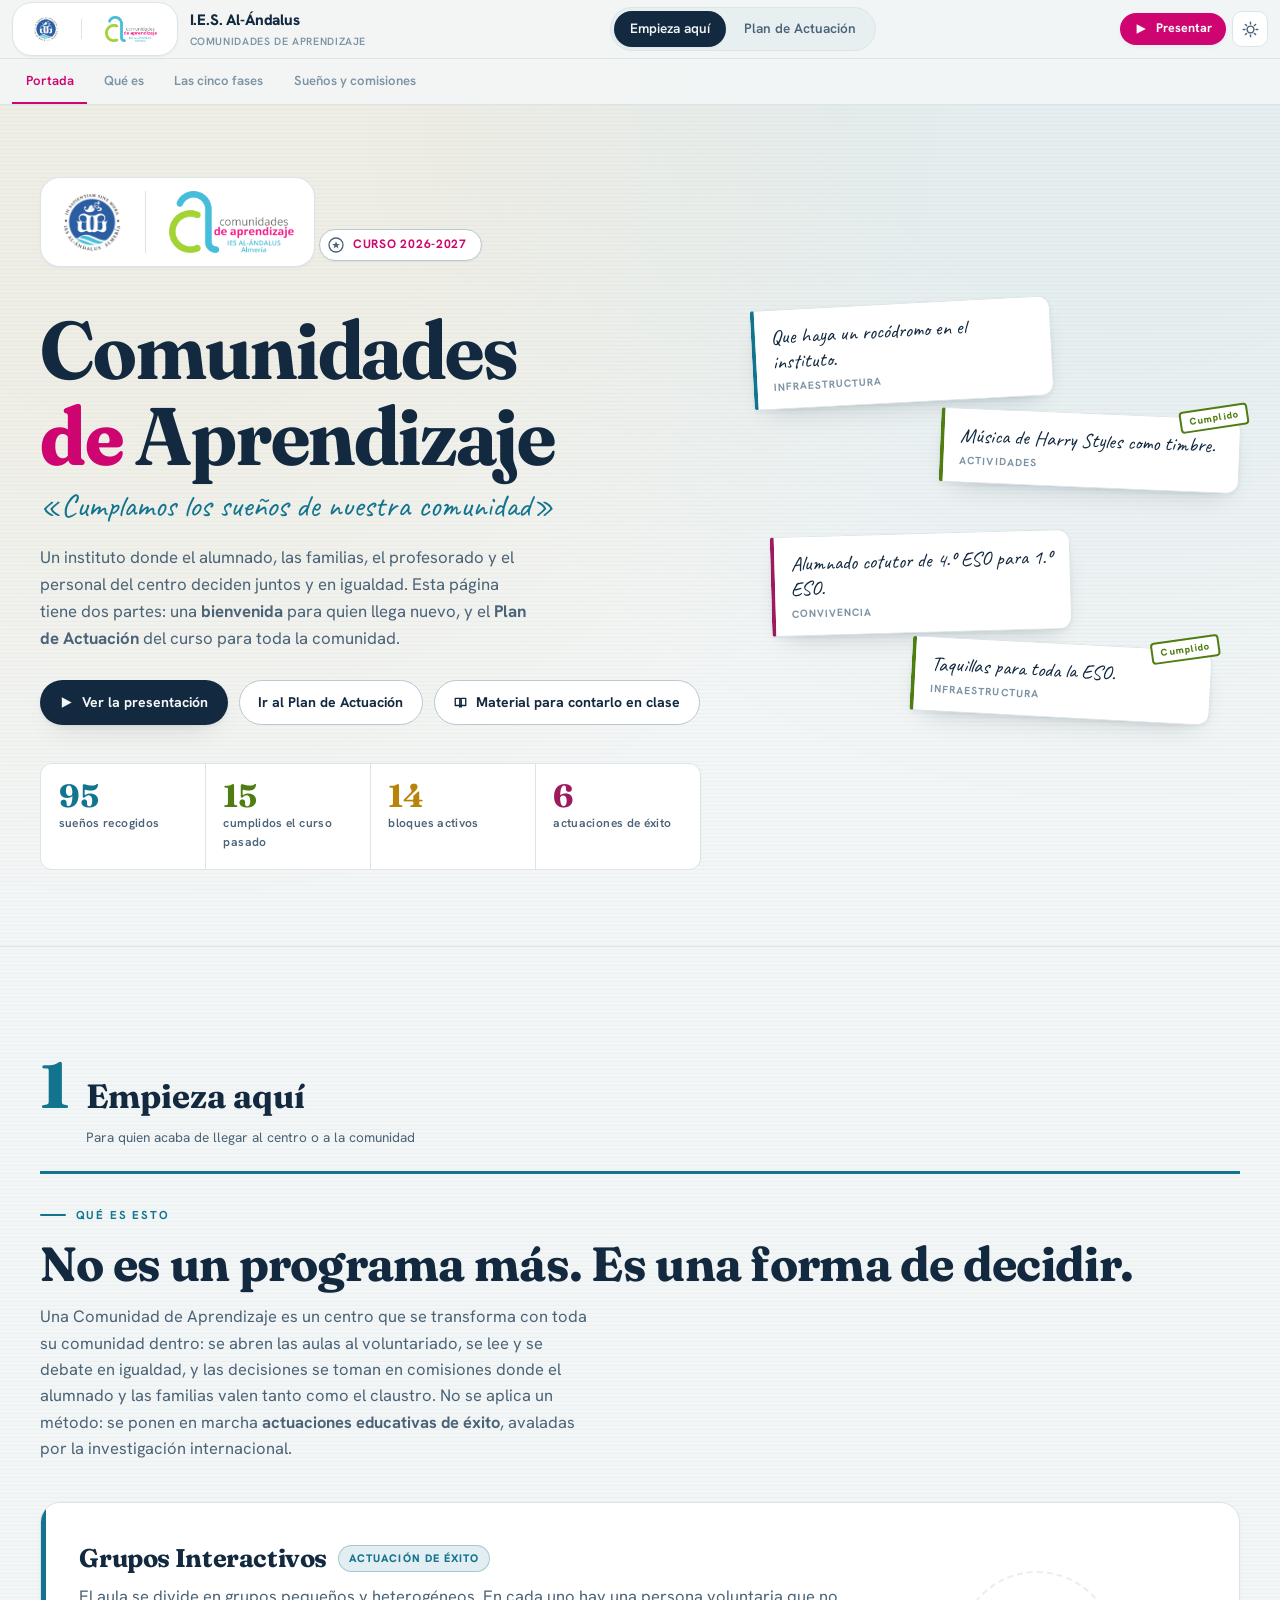
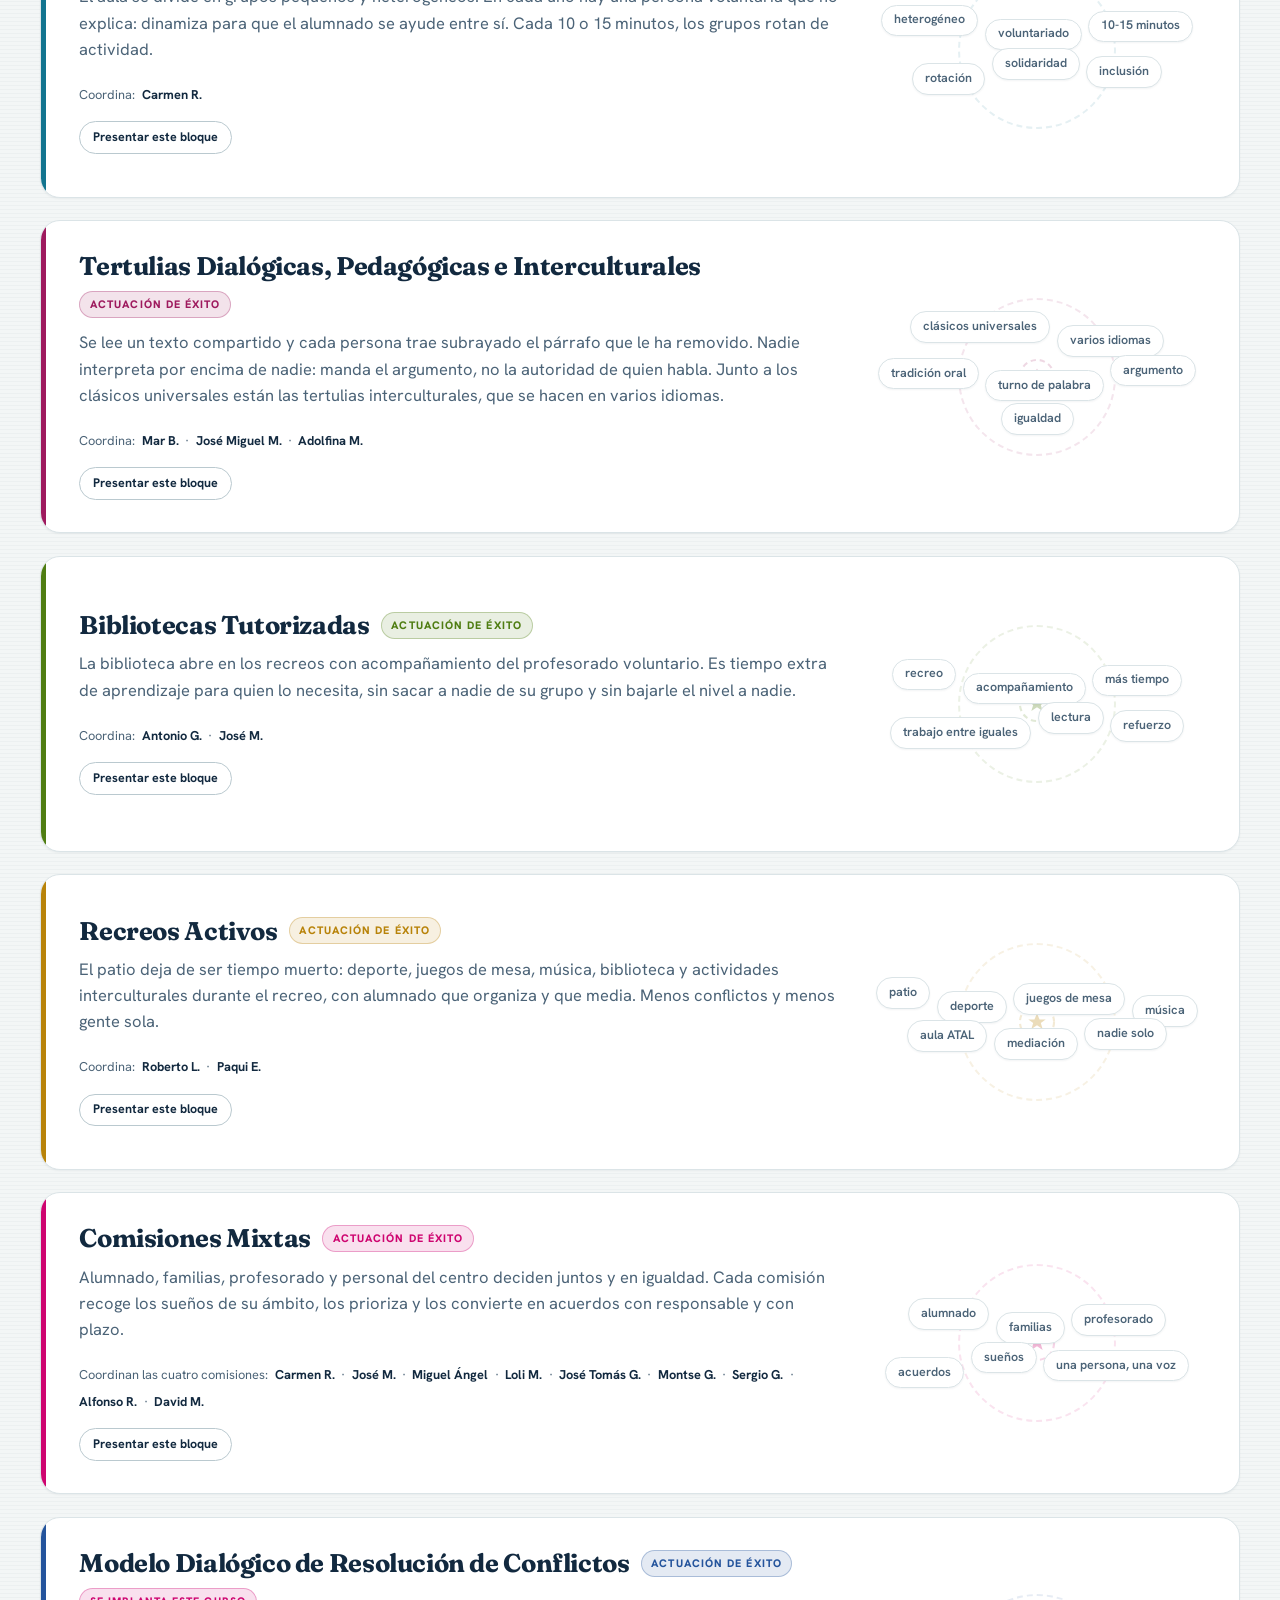
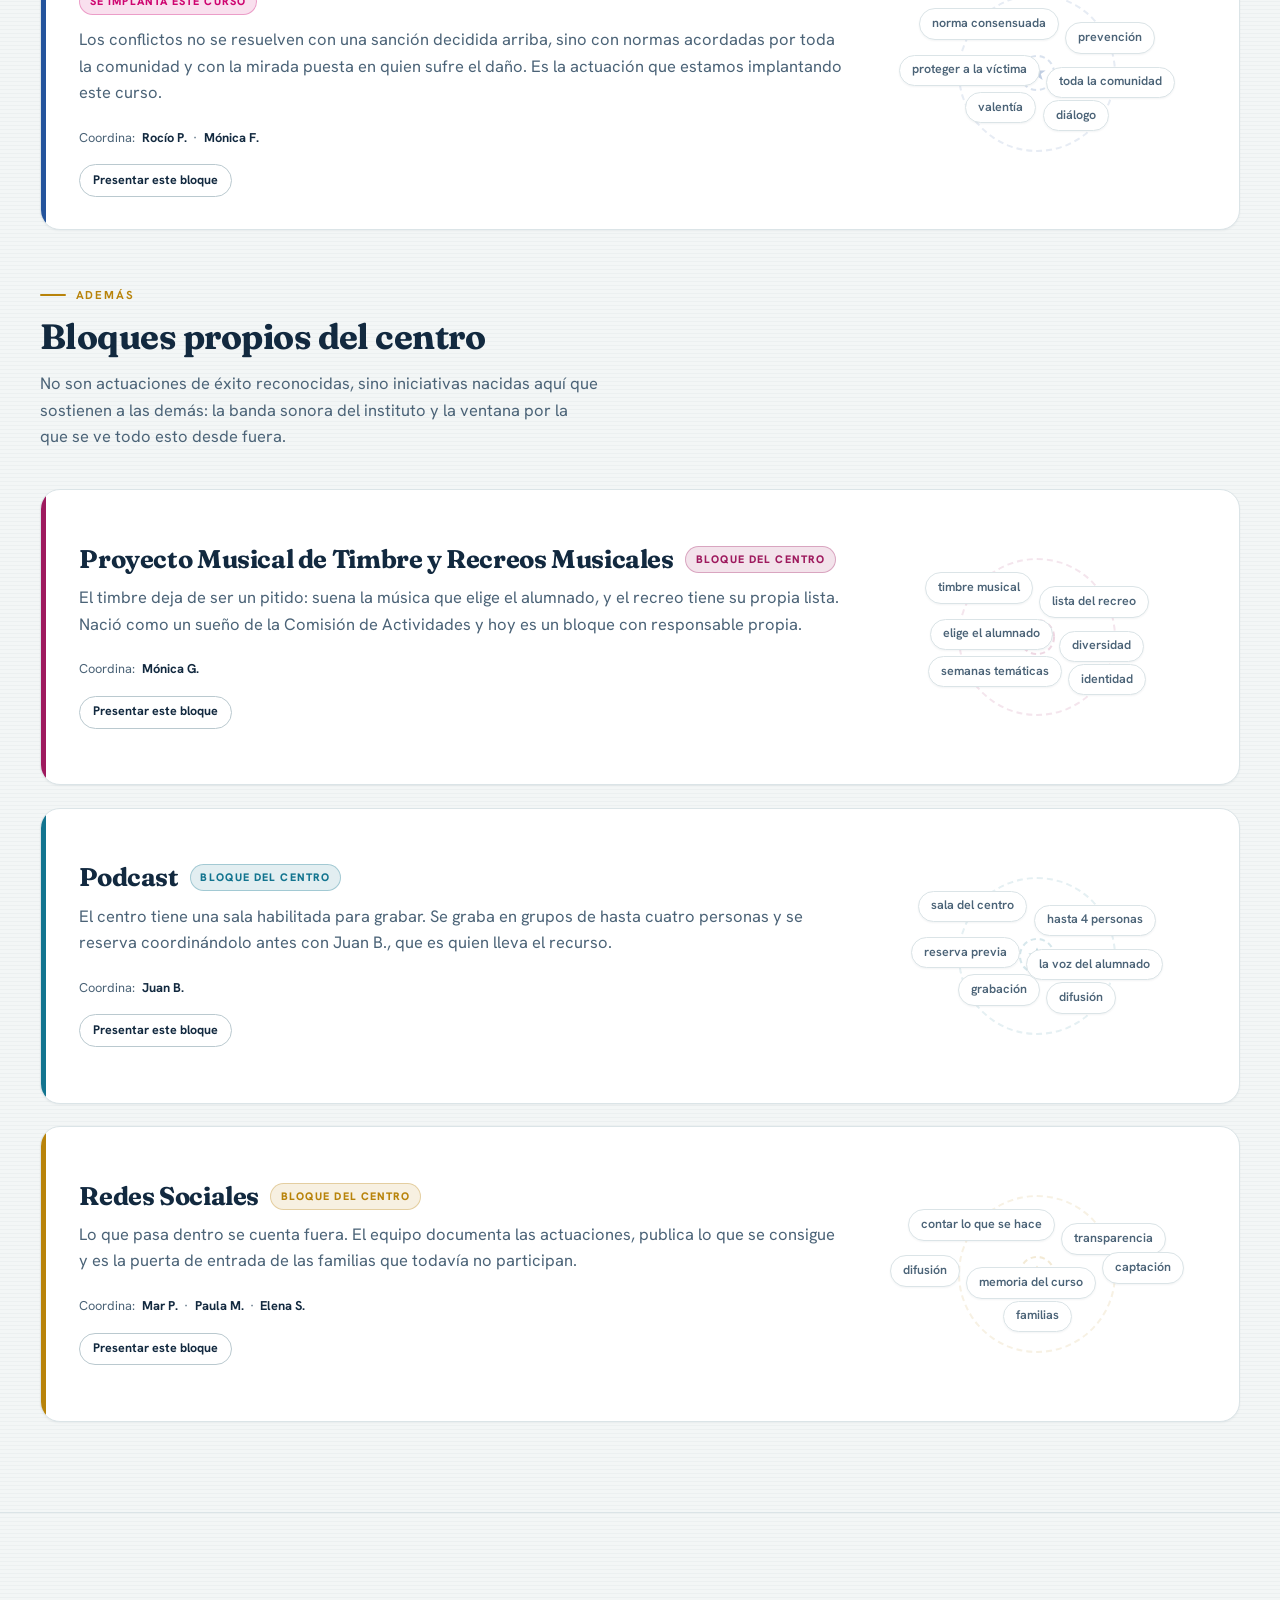
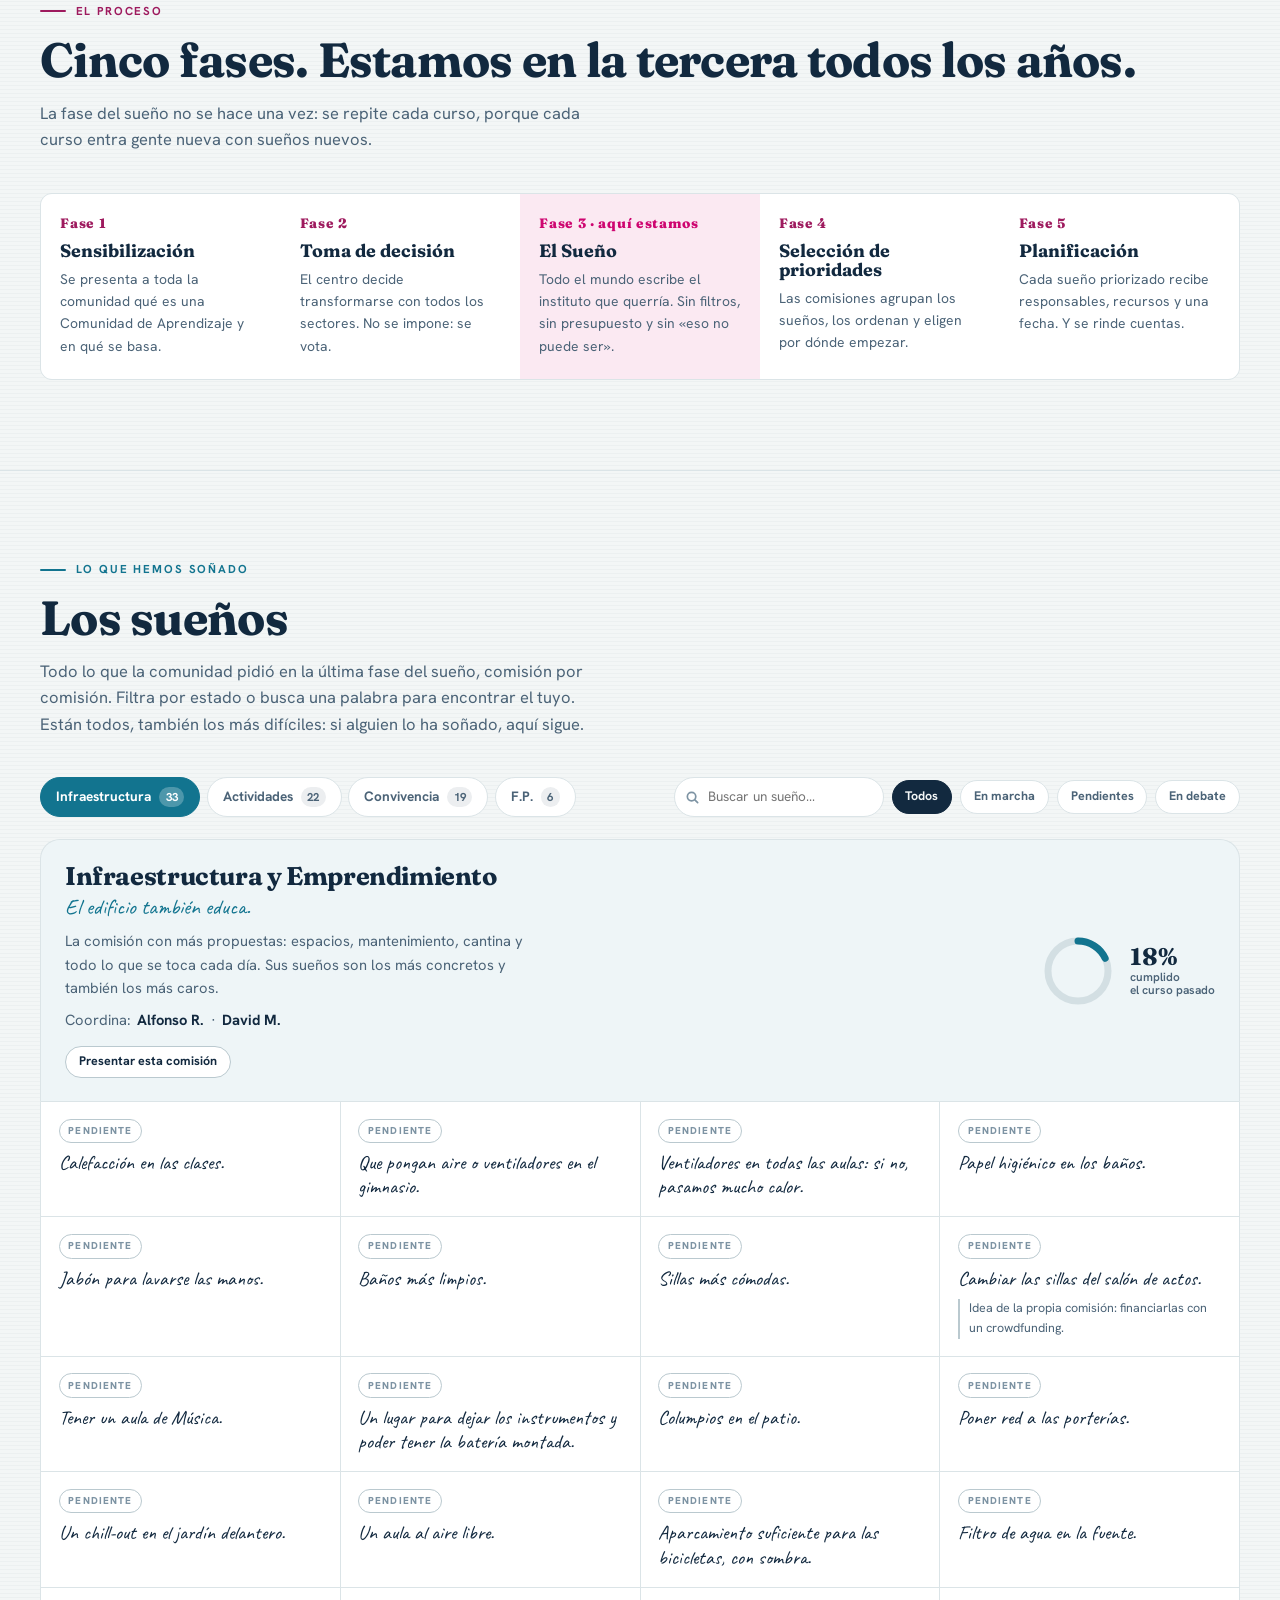
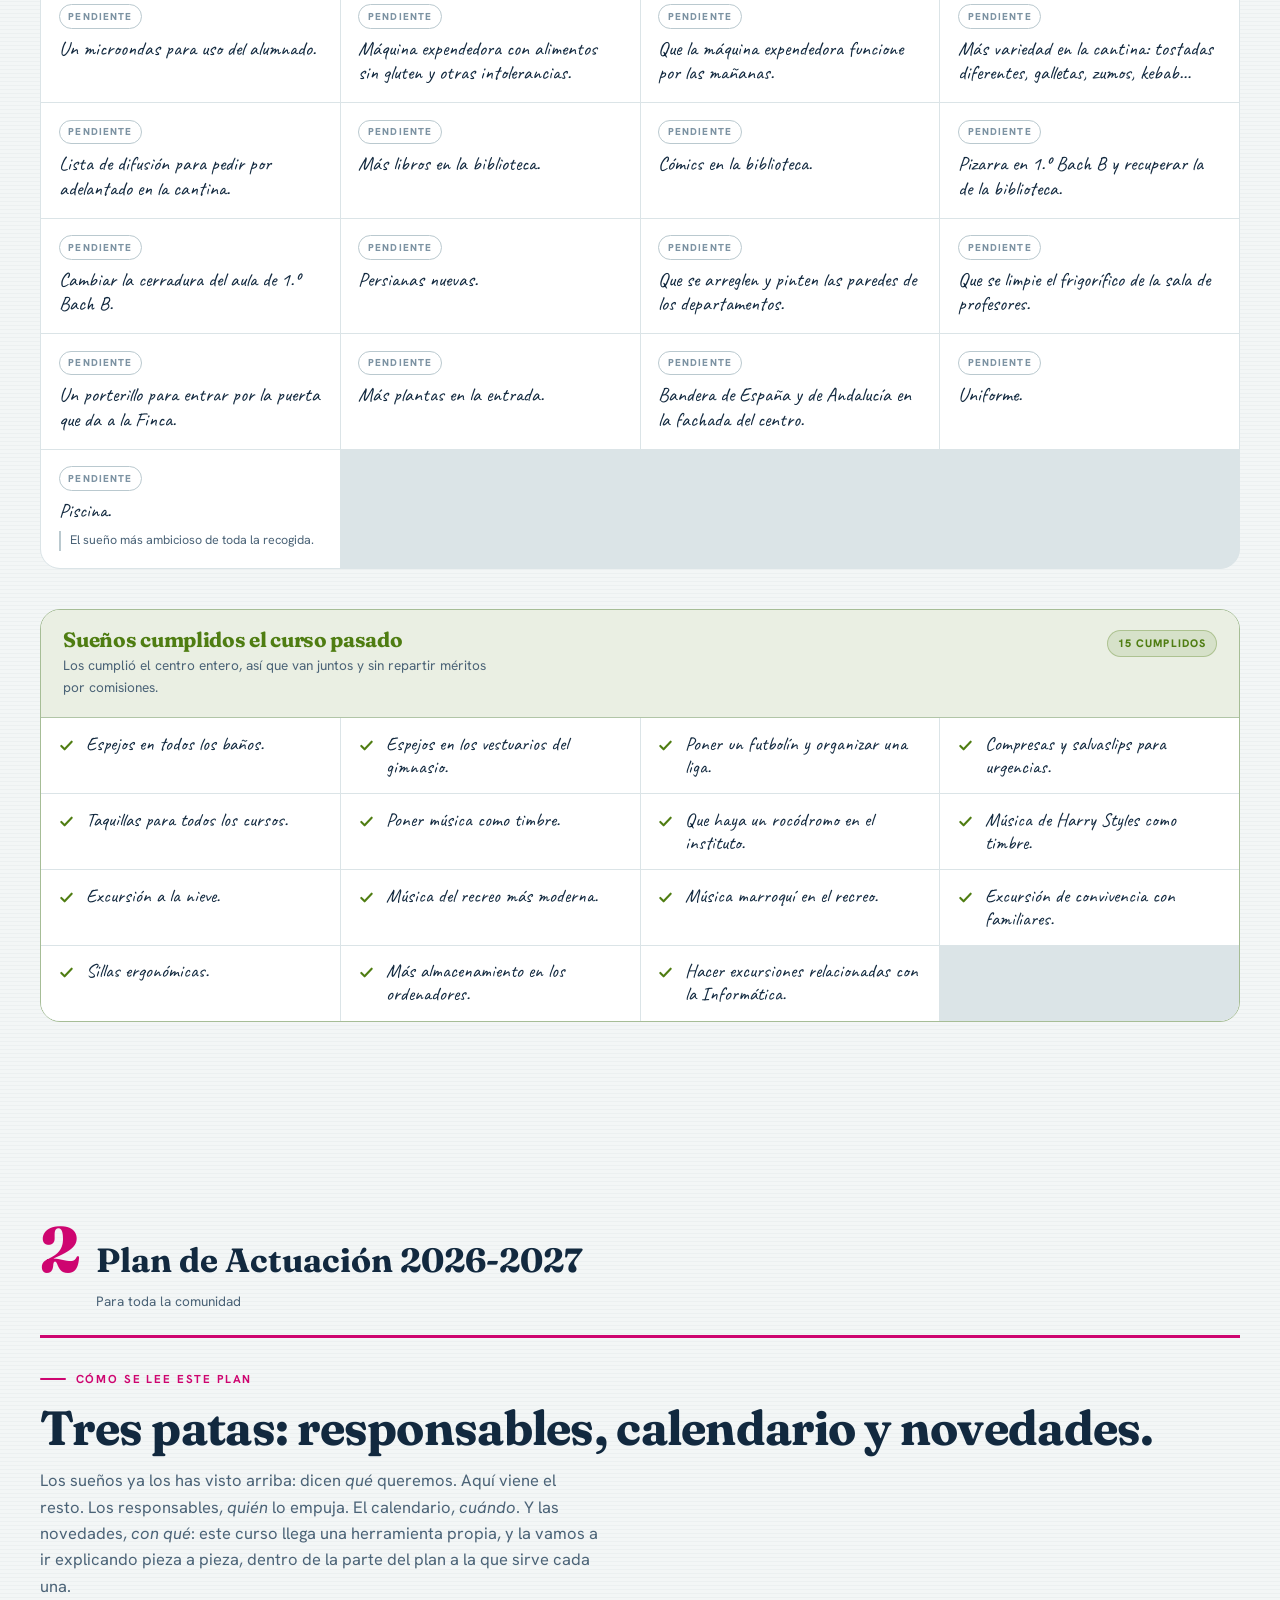
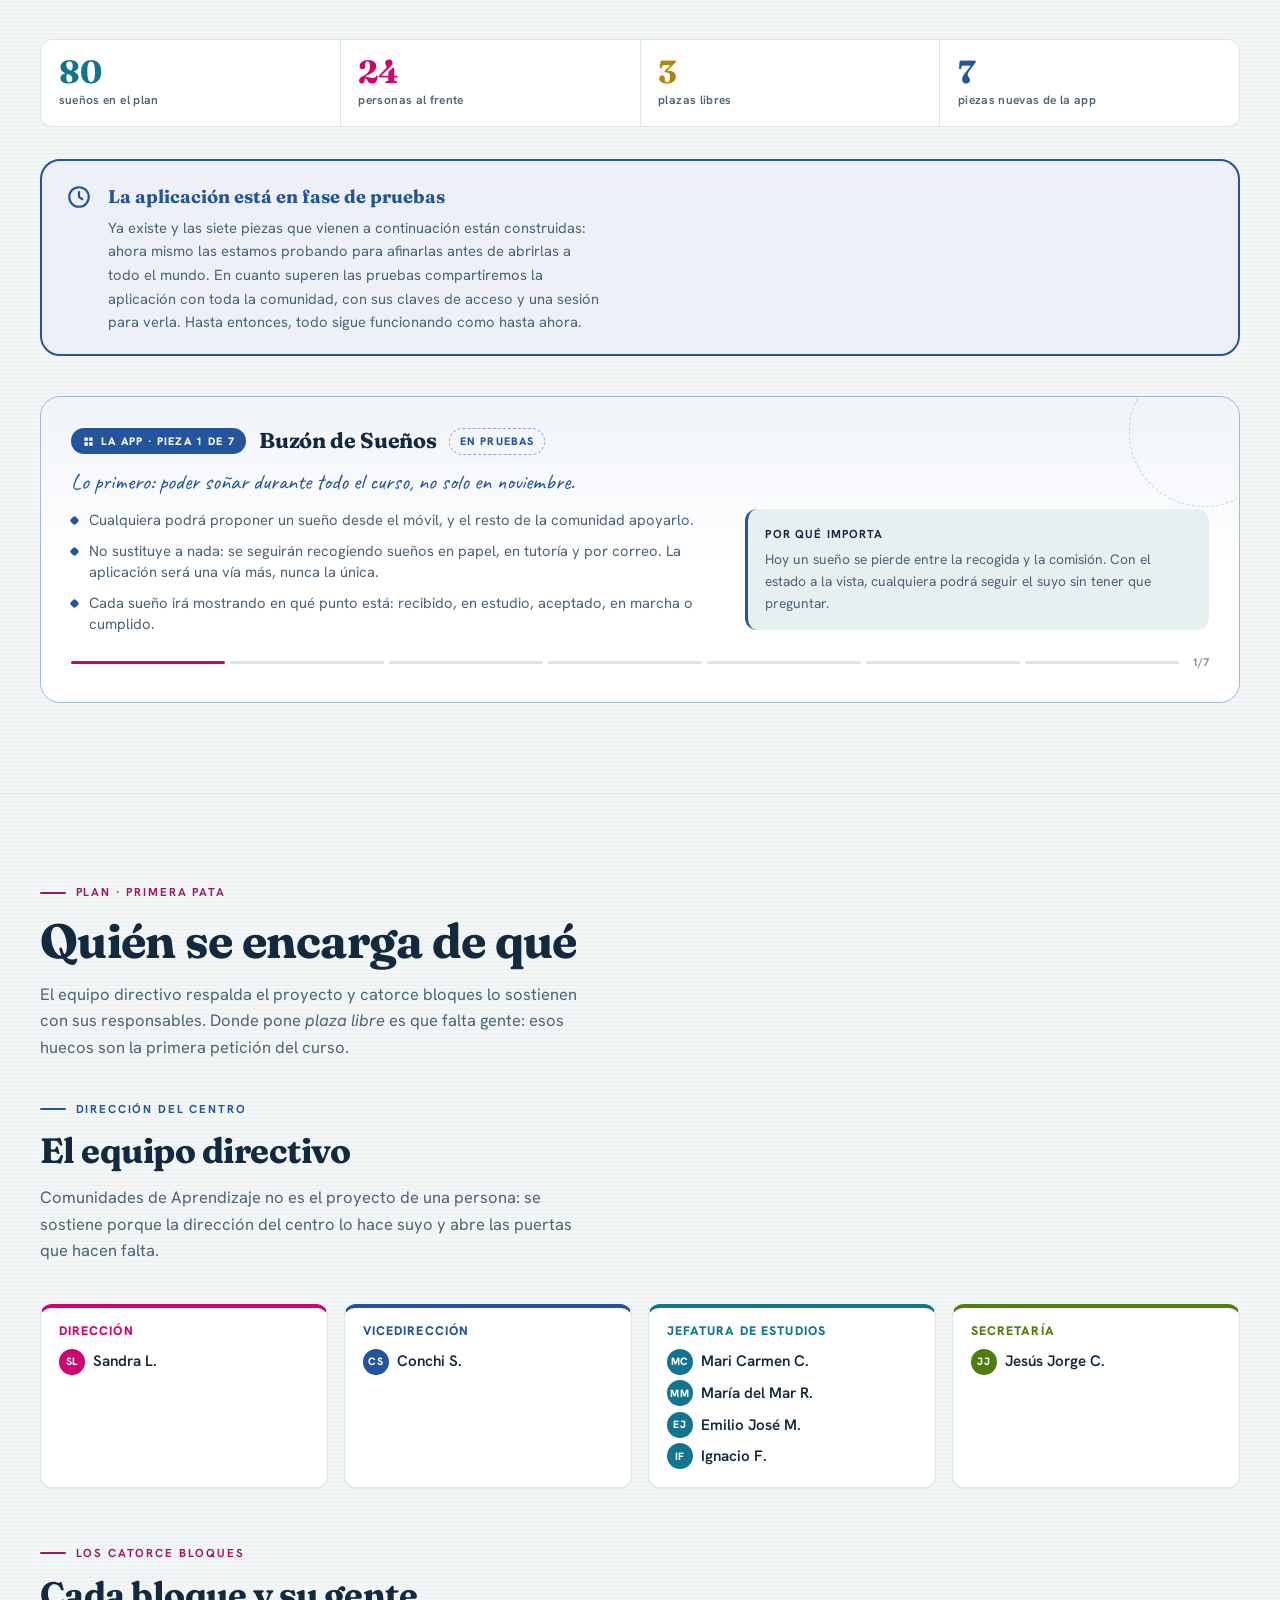
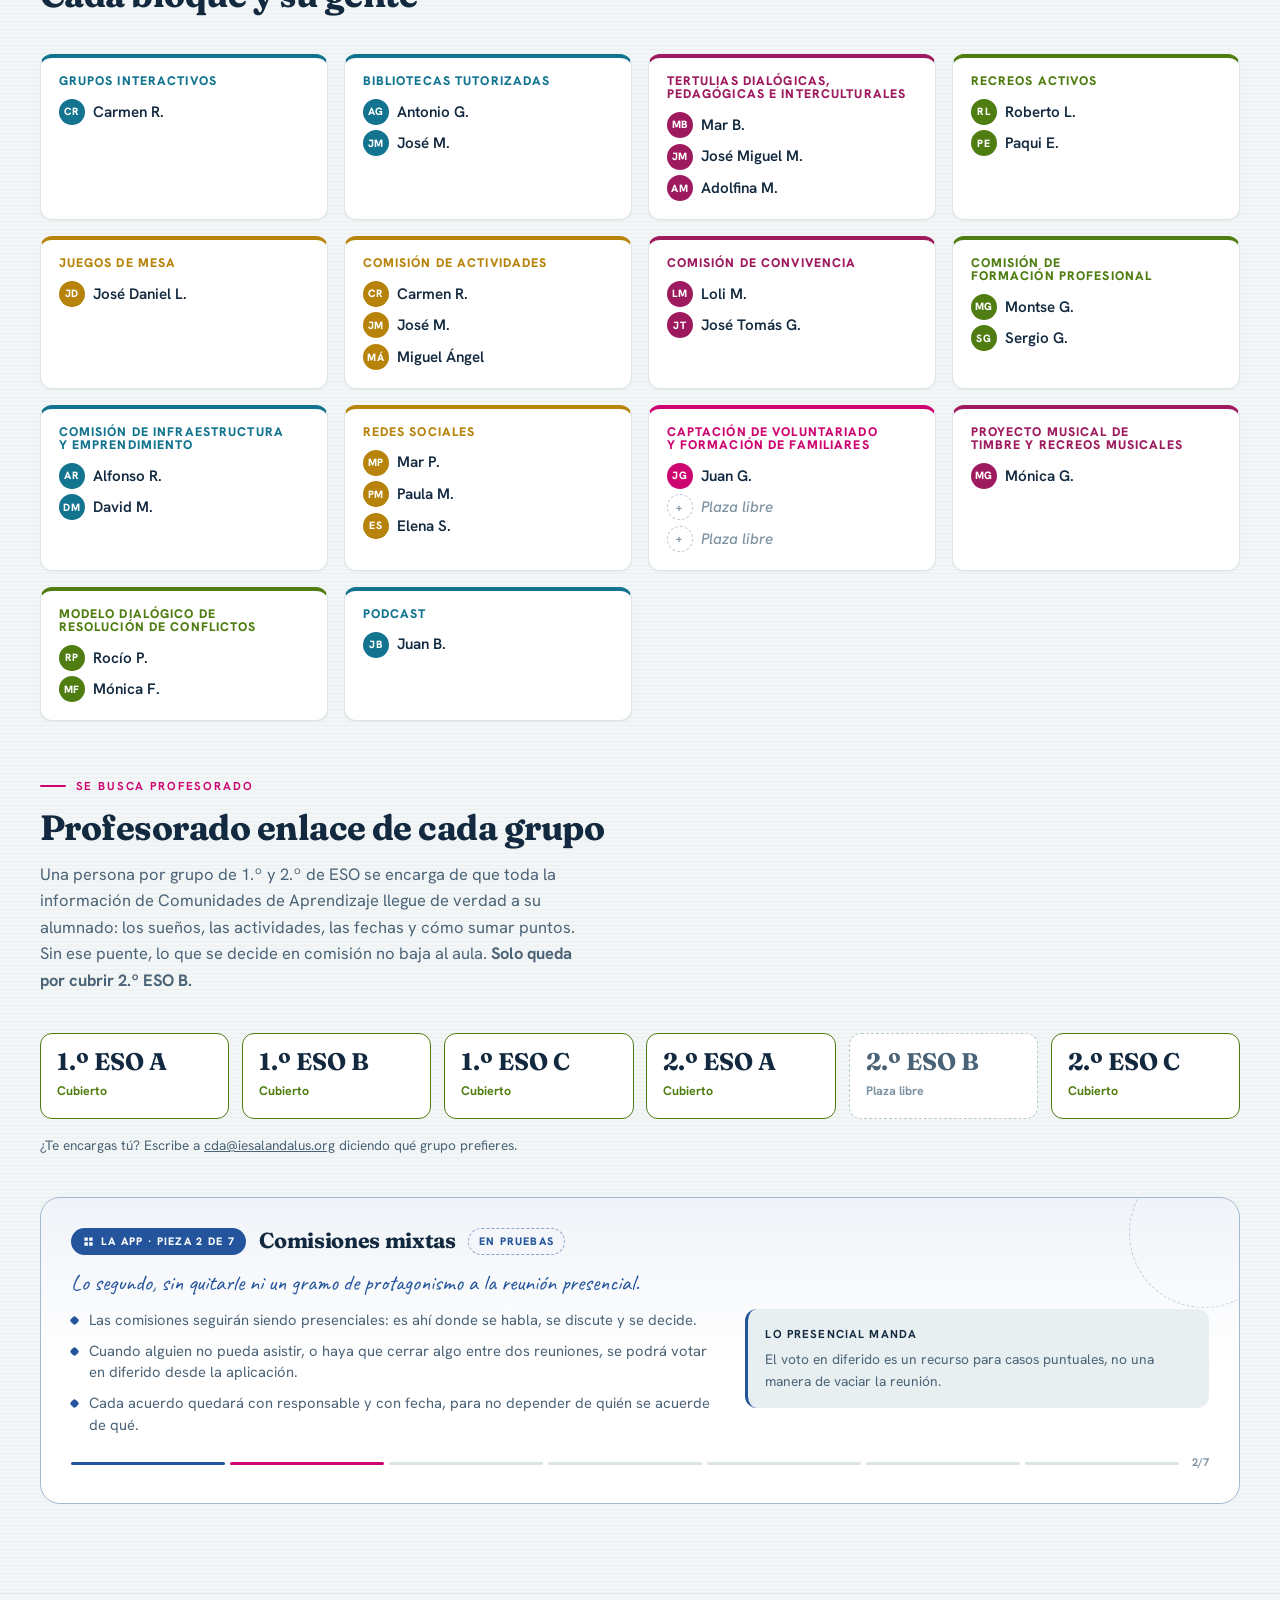
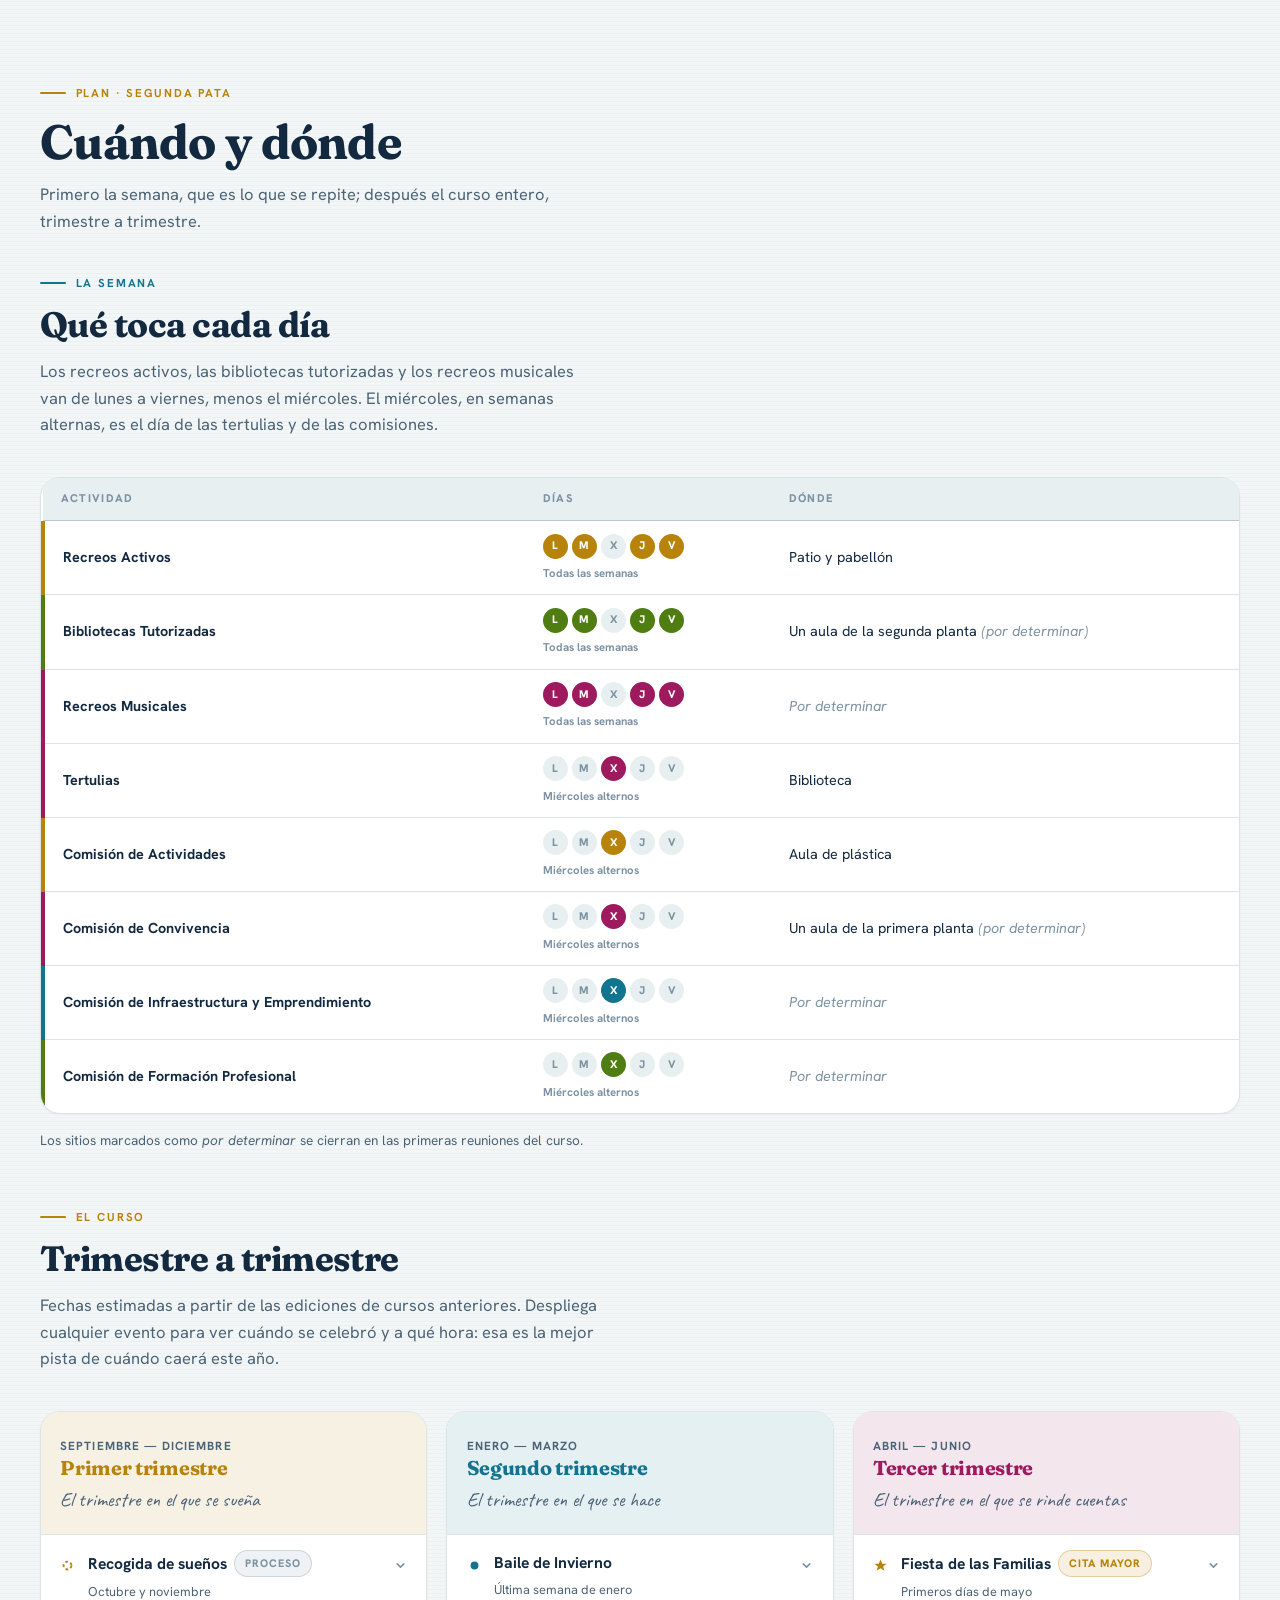
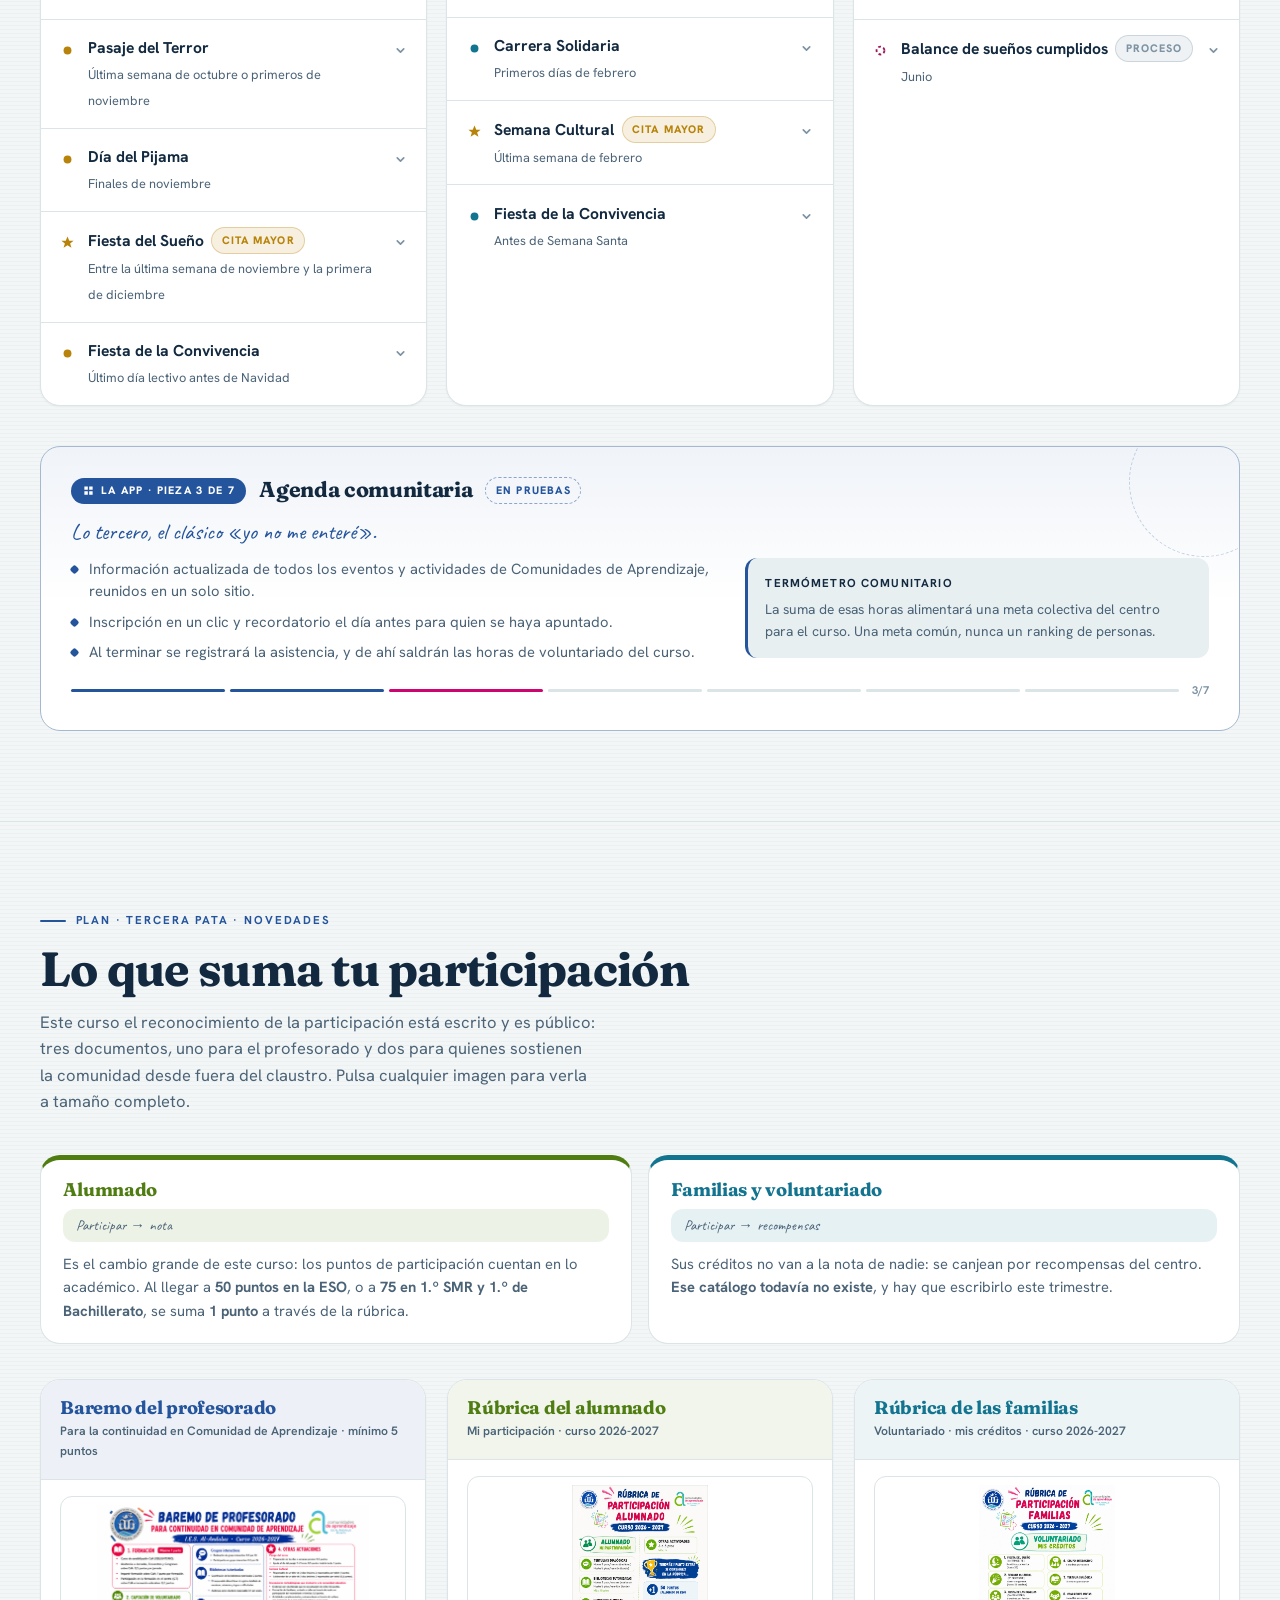
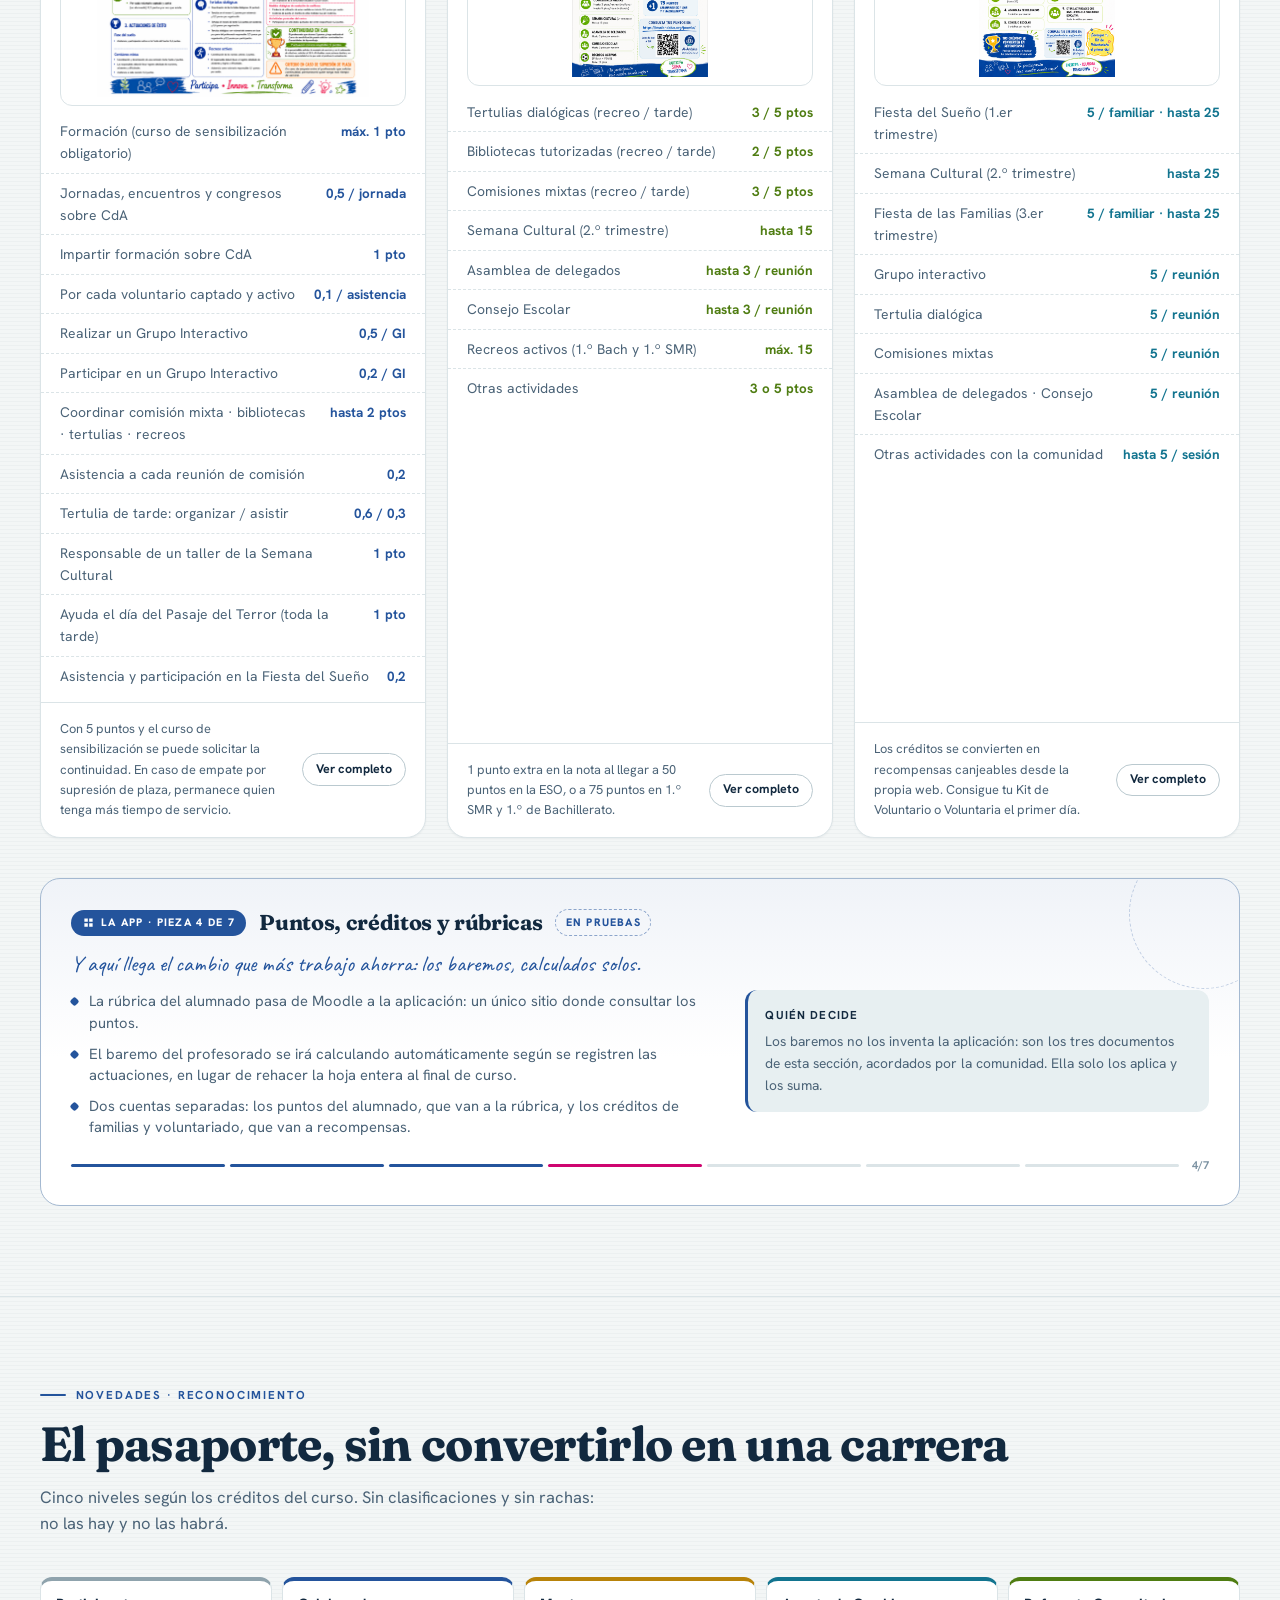
<file: index.html>
<!DOCTYPE html>
<html lang="es">
<head>
<meta charset="utf-8">
<meta name="viewport" content="width=device-width, initial-scale=1">
<title>I.E.S. Al-Ándalus · Comunidades de Aprendizaje</title>
<meta name="description" content="Comunidad de Aprendizaje del IES Al-Ándalus (Almería): actuaciones educativas de éxito, sueños de la comunidad, comisiones mixtas, calendario del curso y baremos de participación. Plan de Actuación 2026-2027.">

<!-- ⚠️ Si el repositorio no se llama «cda-alandalus», cambia esta dirección aquí,
     en las dos etiquetas og:url / twitter y en sitemap.xml. -->
<link rel="canonical" href="https://jgamort408-web.github.io/cda-alandalus/">
<meta name="robots" content="index, follow, max-image-preview:large">
<meta name="author" content="Comunidad de Aprendizaje · IES Al-Ándalus">
<meta name="keywords" content="comunidades de aprendizaje, IES Al-Ándalus, Almería, grupos interactivos, tertulias dialógicas, tertulias interculturales, bibliotecas tutorizadas, recreos activos, comisiones mixtas, aprendizaje dialógico, fase del sueño">
<meta name="theme-color" content="#F3F6F6" media="(prefers-color-scheme: light)">
<meta name="theme-color" content="#0B1822" media="(prefers-color-scheme: dark)">

<meta property="og:type" content="website">
<meta property="og:locale" content="es_ES">
<meta property="og:site_name" content="I.E.S. Al-Ándalus · Comunidades de Aprendizaje">
<meta property="og:url" content="https://jgamort408-web.github.io/cda-alandalus/">
<meta property="og:title" content="I.E.S. Al-Ándalus · Comunidades de Aprendizaje">
<meta property="og:description" content="Los sueños de la comunidad, las comisiones mixtas, el calendario del curso y los baremos de participación del IES Al-Ándalus (Almería).">
<meta property="og:image" content="https://jgamort408-web.github.io/cda-alandalus/assets/og-portada.png">
<meta property="og:image:width" content="1200">
<meta property="og:image:height" content="630">
<meta property="og:image:alt" content="Comunidades de Aprendizaje · IES Al-Ándalus · Almería · Curso 2026-2027">
<meta name="twitter:card" content="summary_large_image">

<link rel="icon" href="assets/favicon.svg" type="image/svg+xml">
<link rel="apple-touch-icon" href="assets/og-portada.png">

<script type="application/ld+json">
{
  "@context":"https://schema.org",
  "@type":"WebPage",
  "name":"I.E.S. Al-Ándalus · Comunidades de Aprendizaje",
  "inLanguage":"es-ES",
  "description":"Plan de Actuación 2026-2027 de la Comunidad de Aprendizaje del IES Al-Ándalus.",
  "license":"https://creativecommons.org/licenses/by/4.0/deed.es",
  "about":{
    "@type":"EducationalOrganization",
    "name":"IES Al-Ándalus",
    "address":{"@type":"PostalAddress","addressLocality":"Almería","addressCountry":"ES"},
    "url":"https://iesalandalus.org/joomla/"
  }
}
</script>

<link rel="preconnect" href="https://fonts.googleapis.com">
<link rel="preconnect" href="https://fonts.gstatic.com" crossorigin>
<link rel="stylesheet" href="https://fonts.googleapis.com/css2?family=Caveat:wght@500;700&family=Fraunces:opsz,wght,SOFT,WONK@9..144,300..900,0..100,0..1&family=Hanken+Grotesk:wght@400;500;600;700;800&display=swap">
<style>
/* ==========================================================================
   AL-ÁNDALUS DIALÓGICO — hoja de estilo única
   Paleta tomada de los carteles de la Fase del Sueño: tinta marina sobre
   papel crema, con un color propio por bloque.
   ========================================================================== */

:root{
  /* ------------------------------------------------------------------
     Paleta tomada de los propios logos:
       cian CdA y onda del sello  #3CB4D8
       verde CdA                  #9CCC30
       magenta CdA                #FC0C84
       azul del sello             #24549C
     Los acentos se oscurecen respecto al logo lo justo para que el texto
     tenga contraste suficiente sobre el fondo claro.
     ------------------------------------------------------------------ */
  /* superficies */
  --papel:#F3F6F6;
  --papel-2:#FFFFFF;
  --papel-3:#E7EFF1;
  --velo:rgba(243,246,246,.88);
  /* texto */
  --tinta:#12293F;
  --tinta-2:#4B6377;
  --tinta-3:#7D93A3;
  /* líneas */
  --linea:#DBE4E7;
  --linea-fuerte:#BAC9CF;
  /* acentos */
  --coral:#CE0570;      /* magenta CdA */
  --salvia:#4F7D12;     /* verde CdA */
  --mostaza:#B8830A;
  --turquesa:#12748F;   /* cian CdA */
  --frambuesa:#9E1A5E;
  --azul:#24549C;       /* azul del sello */
  --acc:var(--coral);
  /* sombras y radios */
  --sombra-1:0 1px 2px rgba(18,41,59,.05);
  --sombra-2:0 2px 4px rgba(18,41,59,.05), 0 12px 28px -16px rgba(18,41,59,.28);
  --sombra-3:0 8px 20px -6px rgba(18,41,59,.16), 0 32px 60px -30px rgba(18,41,59,.4);
  --r-s:6px; --r-m:12px; --r-l:20px;
  /* tipografías */
  --f-display:"Fraunces","Iowan Old Style",Georgia,serif;
  --f-ui:"Hanken Grotesk","Segoe UI",system-ui,sans-serif;
  --f-mano:"Caveat","Bradley Hand",cursive;
  /* medidas */
  --ancho:1200px;
  --medida:64ch;
  --rail:58px;
  color-scheme:light;
}

@media (prefers-color-scheme:dark){
  :root:not([data-theme="light"]){
    --papel:#0B1822;
    --papel-2:#12242F;
    --papel-3:#1A2F3C;
    --velo:rgba(11,24,34,.9);
    --tinta:#E7EFF3;
    --tinta-2:#A4B8C5;
    --tinta-3:#7A8E9D;
    --linea:#263A47;
    --linea-fuerte:#385061;
    --coral:#FF52A6;      /* magenta CdA aclarado */
    --salvia:#A6D74A;     /* verde CdA */
    --mostaza:#E8B54A;
    --turquesa:#4FC3E0;   /* cian CdA */
    --frambuesa:#F172AC;
    --azul:#74A8EC;       /* azul del sello aclarado */
    --sombra-1:0 1px 2px rgba(0,0,0,.4);
    --sombra-2:0 2px 4px rgba(0,0,0,.3), 0 12px 28px -16px rgba(0,0,0,.7);
    --sombra-3:0 8px 20px -6px rgba(0,0,0,.45), 0 32px 60px -30px rgba(0,0,0,.8);
    color-scheme:dark;
  }
}
:root[data-theme="dark"]{
  --papel:#0B1822;
  --papel-2:#12242F;
  --papel-3:#1A2F3C;
  --velo:rgba(11,24,34,.9);
  --tinta:#E7EFF3;
  --tinta-2:#A4B8C5;
  --tinta-3:#7A8E9D;
  --linea:#263A47;
  --linea-fuerte:#385061;
  --coral:#FF52A6;      /* magenta CdA aclarado */
  --salvia:#A6D74A;     /* verde CdA */
  --mostaza:#E8B54A;
  --turquesa:#4FC3E0;   /* cian CdA */
  --frambuesa:#F172AC;
  --azul:#74A8EC;       /* azul del sello aclarado */
  --sombra-1:0 1px 2px rgba(0,0,0,.4);
  --sombra-2:0 2px 4px rgba(0,0,0,.3), 0 12px 28px -16px rgba(0,0,0,.7);
  --sombra-3:0 8px 20px -6px rgba(0,0,0,.45), 0 32px 60px -30px rgba(0,0,0,.8);
  color-scheme:dark;
}

*,*::before,*::after{box-sizing:border-box}
html{-webkit-text-size-adjust:100%;scroll-behavior:smooth}
@media (prefers-reduced-motion:reduce){
  html{scroll-behavior:auto}
  *,*::before,*::after{animation-duration:.001ms!important;animation-iteration-count:1!important;transition-duration:.001ms!important}
}
body{
  margin:0;
  font-family:var(--f-ui);
  font-size:16.5px;
  line-height:1.6;
  color:var(--tinta);
  background-color:var(--papel);
  background-image:
    radial-gradient(circle at 12% 8%, color-mix(in srgb,var(--mostaza) 7%,transparent) 0 22%, transparent 60%),
    radial-gradient(circle at 88% 4%, color-mix(in srgb,var(--turquesa) 6%,transparent) 0 20%, transparent 55%),
    repeating-linear-gradient(0deg, color-mix(in srgb,var(--tinta) 3%,transparent) 0 1px, transparent 1px 4px);
  background-attachment:fixed,fixed,scroll;
  overflow-x:hidden;
}
img{max-width:100%;display:block}
a{color:inherit}
button{font:inherit;color:inherit}
:focus-visible{outline:2.5px solid var(--coral);outline-offset:3px;border-radius:4px}
[hidden]{display:none!important}

/* ---------- tipografía ---------- */
h1,h2,h3,h4{
  font-family:var(--f-display);
  font-variation-settings:"SOFT" 40,"WONK" 1;
  font-weight:700;
  line-height:1.05;
  text-wrap:balance;
  margin:0;
  letter-spacing:-.015em;
}
h1{font-size:clamp(2.6rem,7.5vw,5.1rem)}
h2{font-size:clamp(1.9rem,4.2vw,3rem)}
h3{font-size:clamp(1.25rem,2.2vw,1.6rem)}
h4{font-size:1.05rem;letter-spacing:0}
p{margin:0}
.medida{max-width:var(--medida)}

.eyebrow{
  font-family:var(--f-ui);
  font-size:.72rem;
  font-weight:700;
  letter-spacing:.16em;
  text-transform:uppercase;
  color:var(--acc);
  display:flex;align-items:center;gap:.6rem;
}
.eyebrow::before{
  content:"";flex:0 0 26px;height:2px;background:currentColor;border-radius:2px;
}
.mano{font-family:var(--f-mano);font-size:1.32em;line-height:1.25}

/* ---------- estructura ---------- */
.contenedor{width:min(100% - 2.5rem,var(--ancho));margin-inline:auto}
.seccion{padding-block:clamp(3.5rem,7vw,6rem);position:relative;scroll-margin-top:calc(var(--rail) + 46px)}
.seccion + .seccion{border-top:1px solid var(--linea)}
.seccion__cab{display:flex;flex-direction:column;gap:.9rem;margin-bottom:2.5rem}
.seccion__cab p{color:var(--tinta-2);max-width:62ch}

/* ---------- barra superior ---------- */
.barra{
  position:sticky;top:0;z-index:60;
  background:var(--velo);
  backdrop-filter:blur(14px) saturate(1.3);
  -webkit-backdrop-filter:blur(14px) saturate(1.3);
  border-bottom:1px solid var(--linea);
}
.barra__fila{
  width:min(100% - 1.5rem,1360px);margin-inline:auto;
  min-height:var(--rail);
  display:flex;align-items:center;gap:1rem;
}
.marca{display:flex;align-items:center;gap:.7rem;font-weight:800;letter-spacing:-.01em;text-decoration:none;flex:0 0 auto;min-width:0}
.marca__txt{font-size:.95rem;white-space:nowrap}
.marca small{display:block;font-size:.66rem;font-weight:600;color:var(--tinta-3);letter-spacing:.06em;text-transform:uppercase}
/* la placa de logos encogida para las barras */
.logos--barra{--alto:26px;gap:.5rem;padding:.3rem .55rem;border-radius:10px;box-shadow:none}
.logos--barra .logos__raya{margin-block:3px}
/* en el deck el título puede ser largo: se recorta, no se oculta */
.deck__cab .marca{min-width:0;flex:1 1 auto;margin-right:auto}
.deck__cab .marca__txt{overflow:hidden;text-overflow:ellipsis}
/* al estrecharse la barra, primero se va el rótulo y después el logo largo */
@media (max-width:900px){ .barra .marca__txt{display:none} }
@media (max-width:560px){
  .logos--barra img:last-of-type,
  .logos--barra .logos__raya{display:none}
}

.segmentos{
  display:flex;gap:2px;padding:3px;margin-inline:auto;
  background:var(--papel-3);border-radius:999px;border:1px solid var(--linea);
}
.segmentos button{
  border:0;background:transparent;cursor:pointer;
  padding:.42rem 1rem;border-radius:999px;
  font-size:.85rem;font-weight:600;color:var(--tinta-2);
  white-space:nowrap;transition:background .2s,color .2s;
}
.segmentos button[aria-selected="true"]{background:var(--tinta);color:var(--papel);box-shadow:var(--sombra-1)}
.barra__acciones{display:flex;align-items:center;gap:.4rem;flex:0 0 auto}

.icono-btn{
  width:36px;height:36px;display:grid;place-items:center;
  border:1px solid var(--linea);background:var(--papel-2);
  border-radius:10px;cursor:pointer;color:var(--tinta-2);
  transition:border-color .2s,color .2s,transform .2s;
}
.icono-btn:hover{border-color:var(--acc);color:var(--acc);transform:translateY(-1px)}

.btn{
  display:inline-flex;align-items:center;justify-content:center;gap:.5rem;
  padding:.62rem 1.15rem;border-radius:999px;border:1.5px solid transparent;
  font-size:.88rem;font-weight:700;cursor:pointer;text-decoration:none;
  transition:transform .18s,box-shadow .18s,background .18s,border-color .18s;
}
.btn--solido{background:var(--tinta);color:var(--papel);box-shadow:var(--sombra-2)}
.btn--solido:hover{transform:translateY(-2px);box-shadow:var(--sombra-3)}
.btn--acento{background:var(--acc);color:#fff;box-shadow:var(--sombra-2)}
.btn--acento:hover{transform:translateY(-2px)}
.btn--linea{border-color:var(--linea-fuerte);background:var(--papel-2);color:var(--tinta)}
.btn--linea:hover{border-color:var(--acc);color:var(--acc)}
.btn--mini{padding:.34rem .8rem;font-size:.78rem}

/* subnavegación por partes */
.subnav{border-bottom:1px solid var(--linea);background:var(--velo);position:sticky;top:var(--rail);z-index:55;backdrop-filter:blur(10px)}
.subnav__fila{width:min(100% - 1.5rem,1360px);margin-inline:auto;display:flex;gap:.2rem;overflow-x:auto;scrollbar-width:none}
.subnav__fila::-webkit-scrollbar{display:none}
.subnav a{
  padding:.7rem .85rem;font-size:.82rem;font-weight:600;color:var(--tinta-3);
  text-decoration:none;white-space:nowrap;border-bottom:2.5px solid transparent;transition:color .2s,border-color .2s;
}
.subnav a:hover{color:var(--tinta)}
.subnav a.activo{color:var(--acc);border-bottom-color:var(--acc)}

/* ---------- cabecera de parte ---------- */
.parte{scroll-margin-top:calc(var(--rail) + 44px)}
.parte__marca{
  display:flex;align-items:baseline;gap:1rem;flex-wrap:wrap;
  padding-block:1.4rem;border-bottom:3px solid var(--acc);margin-bottom:.5rem;
}
.parte__num{
  font-family:var(--f-display);font-size:clamp(2.4rem,6vw,4rem);line-height:.8;
  font-weight:800;color:var(--acc);font-variation-settings:"WONK" 1;
}
.parte__tit{display:flex;flex-direction:column;gap:.15rem}
.parte__tit strong{font-family:var(--f-display);font-size:clamp(1.4rem,3vw,2.1rem);font-weight:700}
.parte__tit span{font-size:.85rem;color:var(--tinta-2)}

/* ==========================================================================
   LOGOS INSTITUCIONALES
   Van sobre una placa blanca: el sello del IES lleva texto negro alrededor
   y el logo de CdA texto gris, así que sobre fondo oscuro se perderían.
   ========================================================================== */
.logos{
  display:inline-flex;align-items:center;gap:clamp(.9rem,2vw,1.4rem);
  padding:.8rem 1.25rem;border-radius:var(--r-l);
  background:#fff;border:1px solid var(--linea);box-shadow:var(--sombra-1);
  width:max-content;max-width:100%;
}
.logos img{height:var(--alto,54px);width:auto;flex:0 0 auto}
.logos__raya{width:1px;align-self:stretch;background:#DCE4E7;flex:0 0 auto}
.logos--pie{--alto:32px;padding:.55rem .9rem;box-shadow:none;opacity:.9}
.logos--pie:hover{opacity:1}
.lam__logos{--alto:clamp(44px,7vw,72px);margin-inline:auto;margin-bottom:.4rem}
@media (max-width:420px){
  .logos{gap:.7rem;padding:.65rem .9rem}
  .logos img{height:calc(var(--alto,54px) * .8)}
}

/* ==========================================================================
   PORTADA
   ========================================================================== */
.portada{position:relative;padding-block:clamp(2.5rem,6vw,4.5rem) clamp(3rem,6vw,5rem);overflow:hidden}
.portada__rejilla{display:grid;grid-template-columns:minmax(0,1.15fr) minmax(0,.85fr);gap:clamp(2rem,4vw,4rem);align-items:center}
@media (max-width:900px){.portada__rejilla{grid-template-columns:1fr}}

.portada__sello{
  display:inline-flex;align-items:center;gap:.55rem;padding:.34rem .9rem .34rem .5rem;
  border:1.5px solid var(--linea-fuerte);border-radius:999px;background:var(--papel-2);
  font-size:.76rem;font-weight:700;letter-spacing:.06em;text-transform:uppercase;color:var(--tinta-2);
  width:max-content;box-shadow:var(--sombra-1);
}
.portada__sello b{color:var(--coral)}
.portada h1{margin-block:1.1rem .6rem}
.portada h1 em{
  font-style:normal;color:var(--coral);
  font-variation-settings:"SOFT" 90,"WONK" 1;
  display:inline-block;
}
.portada__lema{font-family:var(--f-mano);font-size:clamp(1.4rem,3vw,2rem);color:var(--turquesa);margin-bottom:1.2rem;line-height:1.15}
.portada__texto{color:var(--tinta-2);max-width:54ch;font-size:1.05rem}
.portada__acciones{display:flex;flex-wrap:wrap;gap:.7rem;margin-top:1.8rem}

/* cifras */
.cifras{display:grid;grid-template-columns:repeat(auto-fit,minmax(min(120px,100%),1fr));gap:1px;margin-top:2.4rem;background:var(--linea);border:1px solid var(--linea);border-radius:var(--r-m);overflow:hidden}
.cifra{background:var(--papel-2);padding:1rem 1.1rem;display:flex;flex-direction:column;gap:.15rem}
.cifra b{font-family:var(--f-display);font-size:2rem;line-height:1;font-weight:700;color:var(--acc);font-variant-numeric:tabular-nums}
.cifra span{font-size:.75rem;color:var(--tinta-2);font-weight:600;letter-spacing:.03em}

/* papeletas flotantes de la portada */
.mural{position:relative;min-height:460px}
.papeleta{
  position:absolute;width:min(72%,300px);
  background:var(--papel-2);border:1px solid var(--linea);
  border-left:4px solid var(--acc);
  border-radius:4px 12px 12px 4px;padding:.9rem 1rem;
  box-shadow:var(--sombra-2);
  font-family:var(--f-mano);font-size:1.28rem;line-height:1.2;
  animation:flotar 7s ease-in-out infinite;
}
.papeleta small{display:block;font-family:var(--f-ui);font-size:.65rem;font-weight:700;letter-spacing:.1em;text-transform:uppercase;color:var(--tinta-3);margin-top:.45rem}
.papeleta:nth-child(1){top:2%;left:0;--acc:var(--turquesa);transform:rotate(-3deg);animation-delay:0s}
.papeleta:nth-child(2){top:26%;right:0;--acc:var(--mostaza);transform:rotate(2.4deg);animation-delay:.9s}
.papeleta:nth-child(3){top:52%;left:4%;--acc:var(--frambuesa);transform:rotate(-1.6deg);animation-delay:1.8s}
.papeleta:nth-child(4){top:76%;right:6%;--acc:var(--salvia);transform:rotate(3deg);animation-delay:2.7s}
.papeleta--ok{border-left-color:var(--salvia)}
.papeleta__sello{
  position:absolute;top:-12px;right:-8px;transform:rotate(-11deg);
  font-family:var(--f-ui);font-size:.6rem;font-weight:800;letter-spacing:.12em;
  padding:.2rem .5rem;border:2px solid var(--salvia);color:var(--salvia);
  border-radius:4px;background:var(--papel-2);
}
@keyframes flotar{0%,100%{translate:0 0}50%{translate:0 -9px}}
@media (max-width:900px){
  .mural{min-height:0;display:grid;gap:.8rem}
  .papeleta{position:static;width:100%;transform:none!important;animation:none}
}

/* ==========================================================================
   ACTUACIONES + PALABRAS CLAVE FLOTANTES
   ========================================================================== */
.actuaciones{display:grid;gap:1.4rem}
.actuacion{
  display:grid;grid-template-columns:minmax(0,1fr) minmax(0,340px);gap:1.5rem;align-items:center;
  background:var(--papel-2);border:1px solid var(--linea);border-radius:var(--r-l);
  padding:clamp(1.3rem,2.5vw,2rem);position:relative;overflow:hidden;
  box-shadow:var(--sombra-1);transition:box-shadow .25s,border-color .25s;
}
.actuacion:hover{box-shadow:var(--sombra-2);border-color:color-mix(in srgb,var(--acc) 45%,var(--linea))}
.actuacion::before{content:"";position:absolute;inset:0 auto 0 0;width:5px;background:var(--acc)}
.actuacion__cuerpo{display:flex;flex-direction:column;gap:.7rem;padding-left:.4rem}
.actuacion__tit{display:flex;align-items:center;gap:.7rem;flex-wrap:wrap}
.actuacion__tit h3{color:var(--tinta)}
.actuacion p{color:var(--tinta-2)}
.actuacion__pie{display:flex;gap:.6rem;flex-wrap:wrap;margin-top:.3rem}

.insignia{
  display:inline-flex;align-items:center;gap:.35rem;
  font-size:.68rem;font-weight:800;letter-spacing:.1em;text-transform:uppercase;
  padding:.24rem .6rem;border-radius:999px;
  color:var(--acc);background:color-mix(in srgb,var(--acc) 12%,transparent);
  border:1px solid color-mix(in srgb,var(--acc) 30%,transparent);
}

/* nube de palabras clave: flujo con desnivel, para que ninguna se salga de la tarjeta */
.nube{
  position:relative;min-height:230px;
  display:flex;flex-wrap:wrap;align-content:center;justify-content:center;
  gap:.55rem .4rem;padding:1.4rem .3rem;
}
.nube__centro{
  position:absolute;left:50%;top:50%;translate:-50% -50%;
  width:158px;height:158px;border-radius:50%;
  display:grid;place-items:center;
  border:2px dashed color-mix(in srgb,var(--acc) 40%,transparent);
  color:var(--acc);opacity:.28;z-index:0;pointer-events:none;
}
.clave{
  position:relative;z-index:1;max-width:100%;
  translate:0 var(--desv,0px);
  padding:.3rem .75rem;border-radius:999px;
  background:var(--papel-2);border:1px solid var(--linea);
  font-size:.78rem;font-weight:600;color:var(--tinta-2);
  box-shadow:var(--sombra-1);
  animation:flotar-clave var(--dur,9s) ease-in-out infinite;
  animation-delay:var(--retraso,0s);
  transition:color .25s,border-color .25s,scale .25s;
}
.actuacion:hover .clave,.actuacion:focus-within .clave{
  color:var(--acc);border-color:color-mix(in srgb,var(--acc) 40%,transparent);scale:1.05;
}
@keyframes flotar-clave{
  0%,100%{translate:0 var(--desv,0px)}
  50%{translate:0 calc(var(--desv,0px) - var(--dy,7px))}
}
@media (max-width:820px){
  .actuacion{grid-template-columns:1fr}
  .nube{min-height:0;justify-content:flex-start;padding:.2rem}
  .nube__centro{display:none}
  .clave{translate:none;animation:none}
}

/* ---------- fases ---------- */
.fases{display:grid;grid-template-columns:repeat(auto-fit,minmax(min(180px,100%),1fr));gap:0;border:1px solid var(--linea);border-radius:var(--r-m);overflow:hidden;background:var(--linea)}
.fase{background:var(--papel-2);padding:1.2rem 1.2rem 1.4rem;display:flex;flex-direction:column;gap:.45rem;position:relative}
.fase__n{
  font-family:var(--f-display);font-size:.85rem;font-weight:800;letter-spacing:.05em;
  color:var(--acc);
}
.fase h4{font-family:var(--f-display);font-size:1.12rem;font-weight:700}
.fase p{font-size:.87rem;color:var(--tinta-2)}
.fase--activa{background:color-mix(in srgb,var(--coral) 9%,var(--papel-2))}
.fase--activa .fase__n{color:var(--coral)}

/* ==========================================================================
   TABLERO DE SUEÑOS
   ========================================================================== */
.tablero__mandos{display:flex;flex-wrap:wrap;gap:.8rem;align-items:center;justify-content:space-between;margin-bottom:1.4rem}
.pestanas{display:flex;gap:.4rem;flex-wrap:wrap}
.pestana{
  display:inline-flex;align-items:center;gap:.5rem;
  padding:.5rem .95rem;border-radius:999px;cursor:pointer;
  border:1.5px solid var(--linea);background:var(--papel-2);
  font-size:.85rem;font-weight:700;color:var(--tinta-2);
  transition:all .2s;
}
.pestana:hover{border-color:var(--acc);color:var(--acc)}
.pestana[aria-selected="true"]{background:var(--acc);border-color:var(--acc);color:#fff}
.pestana b{
  font-size:.72rem;padding:.05rem .4rem;border-radius:999px;
  background:color-mix(in srgb,var(--tinta) 8%,transparent);font-variant-numeric:tabular-nums;
}
.pestana[aria-selected="true"] b{background:rgba(255,255,255,.25)}

.filtros{display:flex;gap:.5rem;align-items:center;flex-wrap:wrap}
.buscador{position:relative;display:flex;align-items:center}
.buscador svg{position:absolute;left:.7rem;color:var(--tinta-3);pointer-events:none}
.buscador input{
  font:inherit;font-size:.85rem;padding:.5rem .8rem .5rem 2.1rem;
  border:1.5px solid var(--linea);border-radius:999px;background:var(--papel-2);color:var(--tinta);
  width:210px;transition:border-color .2s,width .2s;
}
.buscador input:focus{border-color:var(--acc);outline:none;width:240px}
.chip{
  padding:.4rem .8rem;border-radius:999px;border:1.5px solid var(--linea);
  background:var(--papel-2);font-size:.78rem;font-weight:700;color:var(--tinta-2);cursor:pointer;transition:all .2s;
}
.chip[aria-pressed="true"]{background:var(--tinta);border-color:var(--tinta);color:var(--papel)}

/* cabecera de la comisión activa */
.comision__cab{
  display:grid;grid-template-columns:minmax(0,1fr) auto;gap:1.5rem;align-items:center;
  padding:1.4rem 1.5rem;border:1px solid var(--linea);border-radius:var(--r-l) var(--r-l) 0 0;
  border-bottom:0;background:color-mix(in srgb,var(--acc) 7%,var(--papel-2));
}
.comision__cab h3{margin-bottom:.25rem}
.comision__cab .mano{color:var(--acc)}
.comision__cab p{color:var(--tinta-2);font-size:.92rem;max-width:60ch;margin-top:.5rem}
.comision__resp{font-size:.8rem;color:var(--tinta-2);margin-top:.7rem;display:flex;gap:.4rem;flex-wrap:wrap;align-items:center}
.comision__resp strong{color:var(--tinta)}
@media (max-width:760px){.comision__cab{grid-template-columns:1fr}}

.anillo{display:flex;align-items:center;gap:.9rem}
.anillo svg{flex:0 0 auto;transform:rotate(-90deg)}
.anillo__pista{stroke:var(--linea-fuerte);opacity:.5}
.anillo__valor{stroke:var(--acc);stroke-linecap:round;transition:stroke-dashoffset 1s cubic-bezier(.2,.8,.2,1)}
.anillo__txt{display:flex;flex-direction:column;line-height:1.15}
.anillo__txt b{font-family:var(--f-display);font-size:1.5rem;font-variant-numeric:tabular-nums}
.anillo__txt span{font-size:.74rem;color:var(--tinta-2);font-weight:600}

/* rejilla de papeletas */
.suenos{
  display:grid;grid-template-columns:repeat(auto-fill,minmax(min(268px,100%),1fr));gap:1px;
  background:var(--linea);border:1px solid var(--linea);border-radius:0 0 var(--r-l) var(--r-l);overflow:hidden;
}
.sueno{
  background:var(--papel-2);padding:1.05rem 1.1rem;display:flex;flex-direction:column;gap:.5rem;
  position:relative;transition:background .2s;
}
.sueno:hover{background:color-mix(in srgb,var(--acc) 5%,var(--papel-2))}
.sueno__txt{font-family:var(--f-mano);font-size:1.24rem;line-height:1.22;color:var(--tinta)}
.sueno__nota{font-size:.78rem;color:var(--tinta-2);border-left:2px solid var(--linea-fuerte);padding-left:.6rem}
.sueno__estado{
  display:inline-flex;align-items:center;gap:.35rem;width:max-content;
  font-size:.63rem;font-weight:800;letter-spacing:.11em;text-transform:uppercase;
  padding:.2rem .55rem;border-radius:999px;border:1px solid;
}
.e-cumplido{color:var(--salvia);border-color:color-mix(in srgb,var(--salvia) 40%,transparent);background:color-mix(in srgb,var(--salvia) 12%,transparent)}
.e-proceso{color:var(--mostaza);border-color:color-mix(in srgb,var(--mostaza) 40%,transparent);background:color-mix(in srgb,var(--mostaza) 12%,transparent)}
.e-debate{color:var(--frambuesa);border-color:color-mix(in srgb,var(--frambuesa) 40%,transparent);background:color-mix(in srgb,var(--frambuesa) 12%,transparent)}
.e-pendiente{color:var(--tinta-3);border-color:var(--linea-fuerte)}
.sueno--cumplido{background:color-mix(in srgb,var(--salvia) 7%,var(--papel-2))}

/* banda de sueños cumplidos del curso anterior */
.logros{
  margin-top:2.5rem;border:1.5px solid color-mix(in srgb,var(--salvia) 38%,var(--linea));
  border-radius:var(--r-l);overflow:hidden;background:var(--papel-2);
}
.logros__cab{
  padding:1.2rem 1.4rem;background:color-mix(in srgb,var(--salvia) 12%,var(--papel-2));
  border-bottom:1px solid color-mix(in srgb,var(--salvia) 30%,var(--linea));
  display:flex;flex-wrap:wrap;gap:.8rem;align-items:baseline;justify-content:space-between;
}
.logros__cab h3{font-size:1.3rem;color:var(--salvia)}
.logros__cab p{font-size:.85rem;color:var(--tinta-2);max-width:56ch;margin-top:.25rem}
.logros__lista{display:grid;grid-template-columns:repeat(auto-fill,minmax(min(250px,100%),1fr));gap:1px;background:var(--linea)}
.logro{
  background:var(--papel-2);padding:.9rem 1.05rem;display:flex;gap:.7rem;align-items:flex-start;
  font-family:var(--f-mano);font-size:1.2rem;line-height:1.2;
}
.logro svg{flex:0 0 auto;color:var(--salvia);margin-top:.25rem}

/* contraste del cambio de curso */
.cambio{display:grid;grid-template-columns:repeat(auto-fit,minmax(min(280px,100%),1fr));gap:1rem;margin-bottom:2.2rem}
.cambio__caja{
  border:1px solid var(--linea);border-radius:var(--r-l);background:var(--papel-2);
  padding:1.3rem 1.4rem;border-top:5px solid var(--acc);display:flex;flex-direction:column;gap:.6rem;
}
.cambio__caja h3{font-size:1.15rem;color:var(--acc)}
.cambio__caja p{font-size:.92rem;color:var(--tinta-2)}
.cambio__flecha{
  font-family:var(--f-mano);font-size:1.5rem;color:var(--acc);line-height:1.15;
  padding:.5rem .8rem;background:color-mix(in srgb,var(--acc) 10%,transparent);border-radius:var(--r-m);
}
.llamada{
  border:2px dashed var(--mostaza);border-radius:var(--r-l);
  background:color-mix(in srgb,var(--mostaza) 9%,var(--papel-2));
  padding:1.4rem 1.5rem;margin-top:1.5rem;display:flex;gap:1.2rem;flex-wrap:wrap;align-items:center;
}
.llamada > div{flex:1;min-width:250px}
.llamada h3{font-size:1.15rem;color:var(--mostaza);margin-bottom:.35rem}
.llamada p{font-size:.92rem;color:var(--tinta-2)}
.vacio{padding:3rem 1rem;text-align:center;color:var(--tinta-2);background:var(--papel-2);grid-column:1/-1}

/* ==========================================================================
   MÓDULOS DE LA APLICACIÓN
   ========================================================================== */
.app-modulo{
  --acc:var(--azul);
  margin-top:2.5rem;
  border:1.5px solid color-mix(in srgb,var(--azul) 30%,var(--linea));
  border-radius:var(--r-l);
  background:
    linear-gradient(180deg,color-mix(in srgb,var(--azul) 7%,var(--papel-2)),var(--papel-2) 55%);
  padding:clamp(1.3rem,2.4vw,1.9rem);
  position:relative;overflow:hidden;
}
.app-modulo::after{
  content:"";position:absolute;top:-40px;right:-40px;width:150px;height:150px;border-radius:50%;
  border:1.5px dashed color-mix(in srgb,var(--azul) 25%,transparent);
}
.obras{
  display:flex;gap:1rem;align-items:flex-start;margin-top:2rem;
  border:2px solid var(--azul);border-radius:var(--r-l);
  background:color-mix(in srgb,var(--azul) 8%,var(--papel-2));
  padding:1.3rem 1.5rem;
}
.obras svg{flex:0 0 auto;color:var(--azul);margin-top:.15rem}
.obras strong{display:block;font-family:var(--f-display);font-size:1.15rem;margin-bottom:.3rem;color:var(--azul)}
.obras p{font-size:.92rem;color:var(--tinta-2);max-width:62ch}
.app-modulo__obras{
  font-size:.68rem;font-weight:800;letter-spacing:.11em;text-transform:uppercase;
  color:var(--azul);border:1.5px dashed color-mix(in srgb,var(--azul) 50%,transparent);
  padding:.24rem .6rem;border-radius:999px;
}
.app-modulo__cab{display:flex;flex-wrap:wrap;gap:.8rem;align-items:center;margin-bottom:.9rem}
.app-modulo__pieza{
  display:inline-flex;align-items:center;gap:.45rem;
  font-size:.68rem;font-weight:800;letter-spacing:.12em;text-transform:uppercase;
  color:#fff;background:var(--azul);padding:.28rem .7rem;border-radius:999px;
}
.app-modulo h3{font-size:1.35rem}
.app-modulo__gancho{font-family:var(--f-mano);font-size:1.4rem;color:var(--azul);line-height:1.2;margin-bottom:.8rem}
.app-modulo__rejilla{display:grid;grid-template-columns:minmax(0,1.4fr) minmax(0,1fr);gap:1.5rem}
@media (max-width:820px){.app-modulo__rejilla{grid-template-columns:1fr}}
.app-lista{list-style:none;margin:0;padding:0;display:grid;gap:.6rem}
.app-lista li{display:flex;gap:.65rem;font-size:.92rem;color:var(--tinta-2);line-height:1.45}
.app-lista li::before{
  content:"";flex:0 0 7px;height:7px;margin-top:.5rem;border-radius:2px;
  background:var(--azul);rotate:45deg;
}
.app-modulo__aparte{
  background:var(--papel-3);border-radius:var(--r-m);padding:1rem 1.1rem;
  font-size:.86rem;color:var(--tinta-2);border-left:3px solid var(--azul);align-self:start;
}
.app-modulo__aparte strong{color:var(--tinta);display:block;margin-bottom:.3rem;font-size:.72rem;letter-spacing:.1em;text-transform:uppercase}
.app-pasos{display:flex;gap:.3rem;margin-top:1.2rem;align-items:center}
.app-pasos i{width:100%;height:3px;border-radius:2px;background:var(--linea);flex:1}
.app-pasos i.hecho{background:var(--azul)}
.app-pasos i.actual{background:var(--coral)}
.app-pasos span{font-size:.7rem;color:var(--tinta-3);font-weight:700;white-space:nowrap;margin-left:.5rem}

/* ==========================================================================
   BLOQUES Y RESPONSABLES
   ========================================================================== */
.bloques{display:grid;grid-template-columns:repeat(auto-fill,minmax(min(255px,100%),1fr));gap:1rem}
.bloque{
  border:1px solid var(--linea);border-radius:var(--r-m);background:var(--papel-2);
  padding:1.1rem;display:flex;flex-direction:column;gap:.65rem;
  border-top:4px solid var(--acc);box-shadow:var(--sombra-1);
  transition:transform .2s,box-shadow .2s;
}
.bloque:hover{transform:translateY(-3px);box-shadow:var(--sombra-2)}
.bloque h4{font-family:var(--f-ui);font-size:.78rem;font-weight:800;letter-spacing:.09em;text-transform:uppercase;color:var(--acc)}
.personas{list-style:none;margin:0;padding:0;display:grid;gap:.35rem}
.personas li{display:flex;align-items:center;gap:.55rem;font-size:.95rem;font-weight:600}
.avatar{
  flex:0 0 26px;width:26px;height:26px;border-radius:50%;display:grid;place-items:center;
  font-size:.66rem;font-weight:800;color:#fff;background:var(--acc);letter-spacing:.02em;
}
.personas li.libre{color:var(--tinta-3);font-weight:500;font-style:italic}
.personas li.libre .avatar{background:transparent;border:1.5px dashed var(--linea-fuerte);color:var(--tinta-3)}

/* profesorado enlace de cada grupo */
.grupos{display:grid;grid-template-columns:repeat(auto-fill,minmax(min(168px,100%),1fr));gap:.8rem}
.grupo{
  border:1.5px dashed var(--linea-fuerte);border-radius:var(--r-m);background:var(--papel-2);
  padding:1rem;display:flex;flex-direction:column;gap:.5rem;align-items:flex-start;
  transition:border-color .2s,background .2s;
}
.grupo:hover{border-color:var(--coral);background:color-mix(in srgb,var(--coral) 5%,var(--papel-2))}
.grupo b{font-family:var(--f-display);font-size:1.5rem;line-height:1;color:var(--tinta)}
.grupo span{font-size:.78rem;font-weight:700;color:var(--tinta-3)}
.grupo--libre b{color:var(--tinta-2)}
.grupo--cubierto{border-style:solid;border-color:var(--salvia)}
.grupo--cubierto span{color:var(--salvia)}

/* ==========================================================================
   LA SEMANA — qué toca cada día y dónde
   ========================================================================== */
.tabla-envoltura{
  overflow-x:auto;border:1px solid var(--linea);border-radius:var(--r-l);
  background:var(--papel-2);box-shadow:var(--sombra-1);
}
.horario{width:100%;min-width:480px;border-collapse:collapse;font-size:.9rem}
.horario th,.horario td{padding:.75rem 1.1rem;text-align:left;vertical-align:middle;border-bottom:1px solid var(--linea)}
.horario thead th{
  font-family:var(--f-ui);font-size:.7rem;font-weight:800;letter-spacing:.12em;text-transform:uppercase;
  color:var(--tinta-3);background:var(--papel-3);border-bottom:1px solid var(--linea-fuerte);
}
.horario tbody th{font-weight:700;color:var(--tinta);border-left:4px solid var(--acc)}
.horario tbody tr:last-child th,.horario tbody tr:last-child td{border-bottom:0}
.horario tbody tr:hover{background:color-mix(in srgb,var(--acc) 4%,var(--papel-2))}
.horario small{display:block;font-size:.71rem;font-weight:700;color:var(--tinta-3);margin-top:.35rem}
.horario .pordeterminar{color:var(--tinta-3);font-style:italic}
.dias{display:inline-flex;gap:.25rem}
.dias i{
  width:25px;height:25px;border-radius:50%;display:grid;place-items:center;font-style:normal;
  font-size:.69rem;font-weight:800;color:var(--tinta-3);background:var(--papel-3);
}
.dias i.on{background:var(--acc);color:#fff}

/* ==========================================================================
   TRIMESTRES
   ========================================================================== */
.trimestres{display:grid;grid-template-columns:repeat(3,minmax(0,1fr));gap:1.2rem}
@media (max-width:960px){.trimestres{grid-template-columns:1fr}}
.trimestre{
  border:1px solid var(--linea);border-radius:var(--r-l);background:var(--papel-2);overflow:hidden;
  display:flex;flex-direction:column;box-shadow:var(--sombra-1);
}
.trimestre__cab{padding:1.15rem 1.2rem;background:color-mix(in srgb,var(--acc) 11%,var(--papel-2));border-bottom:1px solid var(--linea)}
.trimestre__cab h3{font-size:1.25rem;color:var(--acc)}
.trimestre__cab span{font-size:.74rem;font-weight:700;letter-spacing:.09em;text-transform:uppercase;color:var(--tinta-2)}
.trimestre__cab p{font-family:var(--f-mano);font-size:1.24rem;color:var(--tinta-2);margin-top:.35rem}
.eventos{list-style:none;margin:0;padding:0;display:flex;flex-direction:column;flex:1}
.evento{border-bottom:1px solid var(--linea)}
.evento:last-child{border-bottom:0}
.evento__btn{
  width:100%;text-align:left;background:transparent;border:0;cursor:pointer;
  padding:.95rem 1.2rem;display:flex;gap:.8rem;align-items:flex-start;transition:background .2s;
}
.evento__btn:hover{background:color-mix(in srgb,var(--acc) 6%,transparent)}
.evento__punto{flex:0 0 auto;margin-top:.25rem;color:var(--acc)}
.evento__cuerpo{flex:1;min-width:0}
.evento__nombre{font-weight:700;font-size:.98rem;display:flex;align-items:center;gap:.45rem;flex-wrap:wrap}
.evento__ventana{font-size:.8rem;color:var(--tinta-2);margin-top:.15rem}
.evento__flecha{flex:0 0 auto;color:var(--tinta-3);transition:rotate .25s;margin-top:.2rem}
.evento__btn[aria-expanded="true"] .evento__flecha{rotate:180deg}
.evento__detalle{padding:0 1.2rem 1.1rem 3rem;display:grid;gap:.7rem}
.evento__detalle p{font-size:.87rem;color:var(--tinta-2)}
.ediciones{list-style:none;margin:0;padding:0;display:grid;gap:.3rem}
.ediciones li{
  display:flex;gap:.6rem;align-items:baseline;font-size:.8rem;
  padding:.35rem .6rem;background:var(--papel-3);border-radius:var(--r-s);
  font-variant-numeric:tabular-nums;
}
.ediciones b{font-weight:700;min-width:8.5em}
.ediciones span{color:var(--tinta-2)}
.marca-estrella{color:var(--mostaza)}

/* ==========================================================================
   BAREMOS Y RÚBRICAS
   ========================================================================== */
.baremos{display:grid;grid-template-columns:repeat(auto-fit,minmax(min(300px,100%),1fr));gap:1.3rem}
.baremo{
  border:1px solid var(--linea);border-radius:var(--r-l);background:var(--papel-2);
  overflow:hidden;display:flex;flex-direction:column;box-shadow:var(--sombra-1);
}
.baremo__cab{padding:1.1rem 1.2rem;border-bottom:1px solid var(--linea);display:flex;flex-direction:column;gap:.3rem;background:color-mix(in srgb,var(--acc) 8%,var(--papel-2))}
.baremo__cab h3{font-size:1.15rem;color:var(--acc)}
.baremo__cab span{font-size:.76rem;color:var(--tinta-2);font-weight:600}
.baremo__lista{list-style:none;margin:0;padding:.4rem 0;flex:1}
.baremo__lista li{
  display:flex;justify-content:space-between;gap:1rem;align-items:baseline;
  padding:.5rem 1.2rem;font-size:.87rem;border-bottom:1px dashed var(--linea);
}
.baremo__lista li:last-child{border-bottom:0}
.baremo__lista span{color:var(--tinta-2);min-width:0}
.baremo__lista b{font-variant-numeric:tabular-nums;color:var(--acc);white-space:nowrap;font-size:.84rem}
.baremo__pie{padding:1rem 1.2rem;border-top:1px solid var(--linea);display:flex;gap:.6rem;flex-wrap:wrap;align-items:center;justify-content:space-between}
.mini-foto{
  width:100%;height:210px;object-fit:contain;object-position:center;
  padding:.5rem;border-radius:var(--r-m);border:1px solid var(--linea);cursor:zoom-in;
  transition:transform .25s,box-shadow .25s;background:#fff;
}
.mini-foto:hover{transform:scale(1.012);box-shadow:var(--sombra-2)}

.aviso{
  display:flex;gap:1rem;align-items:flex-start;
  border:2px solid var(--coral);border-radius:var(--r-l);
  background:color-mix(in srgb,var(--coral) 8%,var(--papel-2));
  padding:1.3rem 1.5rem;margin-top:2rem;
}
.aviso svg{flex:0 0 auto;color:var(--coral);margin-top:.15rem}
.aviso strong{display:block;font-family:var(--f-display);font-size:1.12rem;margin-bottom:.3rem}
.aviso p{font-size:.92rem;color:var(--tinta-2)}

/* niveles y beneficios */
.niveles{display:flex;flex-wrap:wrap;gap:.6rem;margin-top:1rem}
.nivel{
  display:flex;flex-direction:column;gap:.15rem;padding:.7rem .95rem;border-radius:var(--r-m);
  border:1px solid var(--linea);background:var(--papel-2);flex:1 1 150px;border-top:4px solid var(--nc);
}
.nivel b{font-size:.92rem}
.nivel span{font-size:.74rem;color:var(--tinta-2);font-variant-numeric:tabular-nums}
.beneficios{display:grid;grid-template-columns:repeat(auto-fill,minmax(min(210px,100%),1fr));gap:.5rem;margin-top:1rem}
.beneficio{
  display:flex;justify-content:space-between;gap:.7rem;align-items:center;
  padding:.6rem .85rem;border:1px solid var(--linea);border-radius:999px;background:var(--papel-2);font-size:.85rem;
}
.beneficio b{color:var(--azul);font-variant-numeric:tabular-nums;white-space:nowrap;font-size:.8rem}

/* ==========================================================================
   COORDINACIÓN
   ========================================================================== */
.coord{
  display:grid;grid-template-columns:minmax(0,320px) minmax(0,1fr);gap:2rem;align-items:center;
  border:1px solid var(--linea);border-radius:var(--r-l);background:var(--papel-2);
  padding:clamp(1.4rem,3vw,2.4rem);box-shadow:var(--sombra-2);
}
@media (max-width:760px){.coord{grid-template-columns:1fr}}
.coord__retrato{
  width:150px;height:150px;border-radius:50%;display:grid;place-items:center;
  background:color-mix(in srgb,var(--coral) 14%,var(--papel-3));
  border:2px dashed color-mix(in srgb,var(--coral) 45%,transparent);
  font-family:var(--f-display);font-size:3rem;font-weight:700;color:var(--coral);
}
.coord__datos{display:grid;gap:.2rem;margin-bottom:1rem}
.coord__datos h3{font-size:1.6rem}
.coord__datos .cargo{color:var(--coral);font-weight:700;font-size:.9rem}
.coord__datos .centro{color:var(--tinta-2);font-size:.87rem}
.coord__mensaje{font-size:.95rem;color:var(--tinta-2);max-width:58ch;margin-bottom:1.1rem}
.coord__fichas{display:flex;flex-wrap:wrap;gap:.5rem}
.ficha{
  display:inline-flex;align-items:center;gap:.45rem;padding:.45rem .85rem;
  border:1px solid var(--linea);border-radius:999px;background:var(--papel-3);
  font-size:.82rem;text-decoration:none;transition:border-color .2s,color .2s;
}
.ficha:hover{border-color:var(--coral);color:var(--coral)}
.ficha svg{color:var(--tinta-3)}
.ficha--destacada{
  border-color:var(--coral);background:color-mix(in srgb,var(--coral) 10%,var(--papel-2));
  font-weight:700;
}
.ficha--destacada svg{color:var(--coral)}
.ficha--destacada em{
  font-style:normal;font-size:.63rem;font-weight:800;letter-spacing:.09em;text-transform:uppercase;
  color:#fff;background:var(--coral);padding:.12rem .45rem;border-radius:999px;
}

/* ==========================================================================
   CIERRE A PANTALLA COMPLETA
   ========================================================================== */
.cierre{
  position:relative;min-height:100vh;min-height:100svh;
  display:flex;flex-direction:column;gap:1rem;
  padding:clamp(1.2rem,3vw,2.2rem) 0;
  background:
    radial-gradient(ellipse at 50% 0%, #143A55 0%, #08131C 62%);
  color:#F4EDE0;border-top:1px solid var(--linea);
  scroll-margin-top:calc(var(--rail) + 46px);
}
.cierre__cab{
  display:flex;flex-wrap:wrap;gap:1rem;align-items:flex-end;justify-content:space-between;
}
.cierre__cab h2{color:#fff;margin-top:.5rem}
.cierre__cab p{color:rgba(244,237,224,.78);margin-top:.5rem;max-width:56ch;font-size:.95rem}
.cierre__cab .eyebrow{color:#7FD8EE}
.cierre__marco{
  flex:1;position:relative;display:grid;place-items:center;min-height:340px;
  border-radius:var(--r-l);overflow:hidden;
  background:rgba(255,255,255,.04);border:1px solid rgba(255,255,255,.12);
}
.cierre__foto{
  width:100%;height:100%;max-height:66vh;object-fit:contain;cursor:zoom-in;
  transition:opacity .3s;
}
.cierre__falta{
  position:absolute;inset:0;display:grid;place-content:center;gap:.4rem;text-align:center;
  color:rgba(244,237,224,.55);font-size:.9rem;padding:2rem;
}
.cierre__rejilla{
  position:absolute;inset:0;z-index:3;overflow:auto;padding:1.2rem;
  background:rgba(9,20,28,.93);backdrop-filter:blur(6px);
  display:grid;grid-template-columns:repeat(auto-fill,minmax(min(228px,100%),1fr));gap:.7rem;align-content:start;
}
.tarjeta-eq{
  background:rgba(255,255,255,.05);
  border:1px solid rgba(255,255,255,.14);border-left:3px solid var(--acc);
  border-radius:var(--r-m);padding:.75rem .9rem;
}
.tarjeta-eq h4{
  font-family:var(--f-ui);font-size:.63rem;font-weight:800;letter-spacing:.1em;text-transform:uppercase;
  color:var(--acc);margin-bottom:.4rem;
}
.tarjeta-eq ul{list-style:none;margin:0;padding:0;display:grid;gap:.15rem}
.tarjeta-eq li{font-size:.9rem;font-weight:600;color:#F4EDE0}
.tarjeta-eq li.libre{color:rgba(244,237,224,.5);font-style:italic;font-weight:500;font-size:.82rem}
.cierre__pie{
  padding-top:.9rem;border-top:1px solid rgba(255,255,255,.16);
  display:flex;flex-wrap:wrap;gap:1rem;justify-content:space-between;align-items:center;
  font-size:.8rem;color:rgba(244,237,224,.7);
}
.cierre__pie .mano{font-size:1.5rem;color:#7FD8EE}
.cierre .btn--linea{background:rgba(255,255,255,.08);border-color:rgba(255,255,255,.3);color:#F4EDE0}
.cierre .btn--linea:hover{border-color:#7FD8EE;color:#7FD8EE}

/* pie */
.pie{padding:2.5rem 0;border-top:1px solid var(--linea);font-size:.82rem;color:var(--tinta-3)}
.pie__fila{display:flex;flex-wrap:wrap;gap:1rem;justify-content:space-between;align-items:center}
.licencia{display:inline-flex;align-items:center;gap:.4rem;text-decoration:none;transition:color .2s}
.licencia:hover{color:var(--coral)}

/* ==========================================================================
   VISOR DE IMÁGENES
   ========================================================================== */
.visor{
  position:fixed;inset:0;z-index:120;background:rgba(8,16,22,.94);
  display:flex;flex-direction:column;padding:1rem;gap:.8rem;
}
.visor__barra{display:flex;gap:.6rem;align-items:center;justify-content:space-between;color:#F4EDE0}
.visor__barra strong{font-family:var(--f-display);font-size:1.05rem}
.visor__marco{flex:1;overflow:auto;display:grid;place-items:center;border-radius:var(--r-m)}
.visor__marco img{max-width:none;width:auto;height:auto;border-radius:6px;cursor:grab;background:#fff}
.visor__marco img.ajuste{max-width:100%;max-height:100%;object-fit:contain}
.visor .icono-btn{background:rgba(255,255,255,.1);border-color:rgba(255,255,255,.25);color:#F4EDE0}
.visor .icono-btn:hover{background:rgba(255,255,255,.2);color:#fff}

/* ==========================================================================
   MODO PRESENTACIÓN
   ========================================================================== */
.deck{
  --z:1.25;                 /* tamaño de letra de las láminas; lo cambia el botón «Letra» */
  position:fixed;inset:0;z-index:150;background:var(--papel);
  display:flex;flex-direction:column;
  background-image:
    radial-gradient(circle at 15% 12%, color-mix(in srgb,var(--acc) 10%,transparent) 0 25%, transparent 62%),
    radial-gradient(circle at 85% 88%, color-mix(in srgb,var(--acc) 8%,transparent) 0 22%, transparent 58%);
}
.deck[data-tam="normal"]{--z:1}
.deck[data-tam="grande"]{--z:1.25}
.deck[data-tam="enorme"]{--z:1.6}
.deck[data-tam="gigante"]{--z:2}
.deck__cab{display:flex;align-items:center;gap:1rem;padding:.9rem 1.4rem;border-bottom:1px solid var(--linea)}
.deck__tam{
  display:inline-flex;align-items:center;gap:.45rem;padding:.34rem .8rem;
  border:1.5px solid var(--linea);background:var(--papel-2);border-radius:999px;
  font-size:.78rem;font-weight:700;color:var(--tinta-2);cursor:pointer;white-space:nowrap;
  transition:border-color .2s,color .2s;
}
.deck__tam:hover{border-color:var(--acc);color:var(--acc)}
.deck__tam b{
  font-family:var(--f-display);font-size:1rem;line-height:1;color:var(--acc);
}
.deck__cab .marca{margin-right:auto}
.deck__cuenta{font-size:.8rem;font-weight:700;color:var(--tinta-2);font-variant-numeric:tabular-nums}
.deck__barra{height:3px;background:var(--linea)}
.deck__barra i{display:block;height:100%;background:var(--acc);transition:width .35s cubic-bezier(.2,.8,.2,1)}
.deck__lienzo{
  flex:1;display:grid;padding:clamp(1.5rem,4vw,3.5rem);overflow:auto;
  place-items:center;
  place-items:safe center;   /* con la letra muy grande, que no se corte por arriba */
}
.lam{width:min(100%,1000px);display:flex;flex-direction:column;gap:1.1rem;animation:entrar .45s cubic-bezier(.2,.8,.2,1)}
@keyframes entrar{from{opacity:0;transform:translateY(14px)}to{opacity:1;transform:none}}
.lam__eyebrow{font-size:calc(.75rem * var(--z));font-weight:800;letter-spacing:.16em;text-transform:uppercase;color:var(--acc)}
.lam h2{font-size:calc(clamp(2rem,5.5vw,3.6rem) * var(--z))}
.lam h2 em{font-style:normal;color:var(--acc)}
.lam__sub{font-family:var(--f-mano);font-size:calc(clamp(1.4rem,3vw,2.1rem) * var(--z));color:var(--tinta-2);line-height:1.15}
.lam__items{list-style:none;margin:0;padding:0;display:grid;gap:calc(.7rem * var(--z))}
.lam__items li{
  display:flex;gap:.9rem;align-items:flex-start;
  font-size:calc(clamp(1rem,2vw,1.35rem) * var(--z));line-height:1.35;
  padding:calc(.7rem * var(--z)) calc(.95rem * var(--z));
  border-radius:var(--r-m);background:var(--papel-2);border:1px solid var(--linea);
}
.lam__items li::before{
  content:"";flex:0 0 calc(10px * var(--z));height:calc(10px * var(--z));
  margin-top:.5em;border-radius:50%;background:var(--acc);
}
.lam__items li.ok{background:color-mix(in srgb,var(--salvia) 10%,var(--papel-2));border-color:color-mix(in srgb,var(--salvia) 35%,transparent)}
.lam__items li.ok::before{background:var(--salvia)}
.lam__firma{
  display:inline-flex;align-items:center;gap:.5rem;width:max-content;max-width:100%;
  font-size:calc(.9rem * var(--z));font-weight:700;color:var(--acc);
  padding:.35rem .9rem;border-radius:999px;
  border:1.5px solid color-mix(in srgb,var(--acc) 35%,transparent);
  background:color-mix(in srgb,var(--acc) 9%,transparent);
}
.lam--portada .lam__firma{margin-inline:auto}

/* palabras clave: son el mensaje entero de la lámina, así que van grandes */
.lam__claves{display:flex;flex-wrap:wrap;gap:calc(.7rem * var(--z));justify-content:flex-start}
.lam--portada .lam__claves{justify-content:center}
.lam__claves span{
  padding:calc(.5rem * var(--z)) calc(1.25rem * var(--z));
  border-radius:999px;border:2.5px solid var(--acc);color:var(--acc);
  background:color-mix(in srgb,var(--acc) 8%,transparent);
  font-family:var(--f-display);font-variation-settings:"SOFT" 40,"WONK" 1;
  font-size:calc(clamp(1.4rem,3.4vw,2.6rem) * var(--z));
  font-weight:700;line-height:1.15;letter-spacing:-.01em;
}
.lam__cifras{display:flex;flex-wrap:wrap;gap:1.5rem;margin-top:.5rem}
.lam__cifra{display:flex;flex-direction:column}
.lam__cifra b{font-family:var(--f-display);font-size:calc(clamp(2.4rem,6vw,3.6rem) * var(--z));line-height:1;color:var(--acc);font-variant-numeric:tabular-nums}
.lam__cifra span{font-size:calc(.8rem * var(--z));font-weight:700;letter-spacing:.08em;text-transform:uppercase;color:var(--tinta-2)}
.lam--portada{text-align:center;align-items:center}
.lam--portada .lam__sub{max-width:36ch}
.deck__pie{display:flex;align-items:center;gap:.6rem;padding:.9rem 1.4rem;border-top:1px solid var(--linea);justify-content:center}
.deck__pie .pista{margin-left:auto;font-size:.72rem;color:var(--tinta-3)}
@media (max-width:640px){.deck__pie .pista{display:none}}

/* ---------- utilidades ---------- */
.sr{position:absolute;width:1px;height:1px;padding:0;margin:-1px;overflow:hidden;clip:rect(0,0,0,0);white-space:nowrap;border:0}
.saltar{position:absolute;left:-999px;top:0;z-index:200;background:var(--tinta);color:var(--papel);padding:.6rem 1rem;border-radius:0 0 8px 0}
.saltar:focus{left:0}

/* ==========================================================================
   TELÉFONO MÓVIL
   La barra superior es lo que se desbordaba: en pantalla estrecha los
   rótulos se acortan, el botón de presentar se muda al menú y la tira de
   secciones se sustituye por un panel desplegable, siempre a un toque.
   ========================================================================== */
.txt-corto{display:none}
#btn-menu{display:none}
.menu{
  position:fixed;left:0;right:0;top:var(--rail);z-index:57;
  background:var(--velo);
  backdrop-filter:blur(16px) saturate(1.3);-webkit-backdrop-filter:blur(16px) saturate(1.3);
  border-bottom:1px solid var(--linea);box-shadow:var(--sombra-2);
  max-height:calc(100svh - var(--rail));overflow-y:auto;
  padding:1rem 1rem 1.4rem;display:grid;gap:.12rem;
}
.menu__tit{
  font-size:.66rem;font-weight:800;letter-spacing:.13em;text-transform:uppercase;
  color:var(--acc);margin:1.1rem 0 .35rem;
}
.menu__tit:first-child{margin-top:0}
.menu a{
  display:block;padding:.75rem .8rem;border-radius:11px;text-decoration:none;
  font-weight:600;font-size:.97rem;border:1px solid transparent;color:var(--tinta);
}
.menu a.activo{background:var(--papel-3);border-color:var(--linea);color:var(--acc)}
.menu .btn{margin-top:1rem}

@media (max-width:620px){
  .txt-largo{display:none}
  .txt-corto{display:inline}
  #btn-presentar{padding:.42rem .62rem}
}
@media (max-width:700px){
  :root{--rail:52px}
  #btn-menu{display:grid}
  .subnav{display:none}
  .barra__fila{gap:.45rem;width:min(100% - 1rem,1360px)}
  .contenedor{width:min(100% - 1.5rem,var(--ancho))}
  .seccion,.parte,.cierre{scroll-margin-top:calc(var(--rail) + 6px)}
  .tablero__mandos{gap:.7rem}
  .filtros{width:100%}
  .buscador{flex:1 1 100%}
  .buscador input,.buscador input:focus{width:100%}
  .portada{padding-block:1.5rem 2.5rem}
  .parte__marca{padding-block:1rem}
  .cierre{min-height:0;padding-block:2rem}
  .cierre__marco{min-height:0}
  .cierre__foto{max-height:44vh}
  .cierre__rejilla{
    position:static;background:none;backdrop-filter:none;-webkit-backdrop-filter:none;
    padding:1rem 0 0;overflow:visible;
  }
  #btn-nombres{display:none}
  .deck__cab{padding:.7rem .85rem;gap:.5rem}
  .deck__tam span{display:none}
  .deck__lienzo{padding:1.3rem .9rem}
  .deck__pie{padding:.7rem .85rem}
}
@media (max-width:560px){
  #btn-presentar{display:none}
  .segmentos button{padding:.42rem .75rem}
}
@media (pointer:coarse){
  body{background-attachment:scroll,scroll,scroll}
  .chip,.pestana{padding-block:.55rem}
  .icono-btn{width:40px;height:40px}
  .menu a{padding-block:.9rem}
  .evento__btn{padding-block:1.05rem}
}

@media print{
  .barra,.subnav,.deck,.visor,.portada__acciones,.filtros,.icono-btn{display:none!important}
  body{background:#fff}
  .seccion{padding-block:1.5rem;break-inside:avoid}
  .cierre{min-height:auto}
}
</style>
</head>
<body>
<a class="saltar" href="#parte1">Saltar al contenido</a>

<!-- ====================== BARRA ====================== -->
<header class="barra">
  <div class="barra__fila">
    <a class="marca" href="#portada" aria-label="Inicio · IES Al-Ándalus, Comunidades de Aprendizaje">
      <span class="logos logos--barra">
        <img src="assets/logo-ies.png" width="520" height="520" alt="">
        <span class="logos__raya"></span>
        <img src="assets/logo-cda.png" width="700" height="346" alt="">
      </span>
      <span class="marca__txt">I.E.S. Al-Ándalus<small>Comunidades de Aprendizaje</small></span>
    </a>

    <div class="segmentos" role="tablist" aria-label="Partes de la página">
      <button role="tab" id="seg-1" aria-selected="true" aria-controls="parte1" data-parte="parte1"><span class="txt-largo">Empieza aquí</span><span class="txt-corto">Inicio</span></button>
      <button role="tab" id="seg-2" aria-selected="false" aria-controls="parte2" data-parte="parte2"><span class="txt-largo">Plan de Actuación</span><span class="txt-corto">Plan</span></button>
    </div>

    <div class="barra__acciones">
      <button class="btn btn--acento btn--mini" id="btn-presentar" style="--acc:var(--coral)">
        <svg width="14" height="14" viewBox="0 0 16 16" fill="currentColor" aria-hidden="true"><path d="M3 2.5 13.5 8 3 13.5V2.5Z"/></svg>
        <span class="txt-largo">Presentar</span>
      </button>
      <button class="icono-btn" id="btn-menu" aria-label="Secciones de la página"
              aria-expanded="false" aria-controls="menu" title="Secciones">
        <svg width="17" height="17" viewBox="0 0 20 20" fill="none" stroke="currentColor" stroke-width="1.9" aria-hidden="true">
          <path d="M3 5.5h14M3 10h14M3 14.5h14" stroke-linecap="round"/>
        </svg>
      </button>
      <button class="icono-btn" id="btn-tema" aria-label="Cambiar entre modo claro y oscuro" title="Modo claro / oscuro">
        <svg width="17" height="17" viewBox="0 0 20 20" fill="none" stroke="currentColor" stroke-width="1.7" aria-hidden="true">
          <circle cx="10" cy="10" r="4"/><path d="M10 1.5v2M10 16.5v2M1.5 10h2M16.5 10h2M4 4l1.4 1.4M14.6 14.6 16 16M16 4l-1.4 1.4M5.4 14.6 4 16" stroke-linecap="round"/>
        </svg>
      </button>
    </div>
  </div>
</header>

<nav class="subnav" aria-label="Secciones">
  <div class="subnav__fila" id="subnav"></div>
</nav>
<nav class="menu" id="menu" aria-label="Todas las secciones" hidden></nav>

<main>
<!-- ==================================================================
     PARTE 1 — EMPIEZA AQUÍ
     ================================================================== -->
<div id="parte1" class="parte">

  <section class="seccion portada" id="portada" style="--acc:var(--coral)">
    <div class="contenedor">
      <div class="portada__rejilla">
        <div>
          <div class="logos" style="--alto:clamp(48px,6vw,62px);margin-bottom:1.4rem">
            <img src="assets/logo-ies.png" width="520" height="520"
                 alt="Escudo del IES Al-Ándalus de Almería">
            <span class="logos__raya"></span>
            <img src="assets/logo-cda.png" width="700" height="346"
                 alt="Comunidades de Aprendizaje · IES Al-Ándalus, Almería">
          </div>
          <span class="portada__sello">
            <svg width="16" height="16" viewBox="0 0 16 16" fill="currentColor" aria-hidden="true"><circle cx="8" cy="8" r="7" fill="none" stroke="currentColor" stroke-width="1.3"/><path d="M8 4.2 9.1 7h2.9l-2.35 1.7.9 2.8L8 9.75 5.55 11.5l.9-2.8L4.1 7H7L8 4.2Z"/></svg>
            <b>Curso 2026-2027</b>
          </span>
          <h1>Comunidades <em>de</em> Aprendizaje</h1>
          <p class="portada__lema">«Cumplamos los sueños de nuestra comunidad»</p>
          <p class="portada__texto">
            Un instituto donde el alumnado, las familias, el profesorado y el personal del centro
            deciden juntos y en igualdad. Esta página tiene dos partes: una <strong>bienvenida</strong>
            para quien llega nuevo, y el <strong>Plan de Actuación</strong> del curso para toda la comunidad.
          </p>
          <div class="portada__acciones">
            <button class="btn btn--solido" data-deck="bienvenida">
              <svg width="15" height="15" viewBox="0 0 16 16" fill="currentColor" aria-hidden="true"><path d="M3 2.5 13.5 8 3 13.5V2.5Z"/></svg>
              Ver la presentación
            </button>
            <a class="btn btn--linea" href="#parte2">Ir al Plan de Actuación</a>
            <!-- El material de aula: lo busca el profesorado que va a contarlo
                 en clase, y desde aquí llega en un clic. -->
            <a class="btn btn--linea" href="profesorado/" style="--acc:var(--turquesa)">
              <svg width="15" height="15" viewBox="0 0 20 20" fill="none" stroke="currentColor" stroke-width="1.8" aria-hidden="true">
                <path d="M3 4.5h6a2 2 0 0 1 2 2V16a2 2 0 0 0-2-2H3V4.5ZM17 4.5h-6a2 2 0 0 0-2 2V16a2 2 0 0 1 2-2h6V4.5Z" stroke-linejoin="round"/>
              </svg>
              Material para contarlo en clase
            </a>
          </div>
          <div class="cifras" id="cifras-portada"></div>
        </div>

        <div class="mural" aria-hidden="true">
          <div class="papeleta">Que haya un rocódromo en el instituto.<small>Infraestructura</small></div>
          <div class="papeleta papeleta--ok">
            <span class="papeleta__sello">Cumplido</span>
            Música de Harry Styles como timbre.<small>Actividades</small>
          </div>
          <div class="papeleta">Alumnado cotutor de 4.º ESO para 1.º ESO.<small>Convivencia</small></div>
          <div class="papeleta papeleta--ok">
            <span class="papeleta__sello">Cumplido</span>
            Taquillas para toda la ESO.<small>Infraestructura</small>
          </div>
        </div>
      </div>
    </div>
  </section>

  <section class="seccion" id="que-es" style="--acc:var(--turquesa)">
    <div class="contenedor">
      <div class="parte__marca">
        <span class="parte__num">1</span>
        <span class="parte__tit"><strong>Empieza aquí</strong><span>Para quien acaba de llegar al centro o a la comunidad</span></span>
      </div>
      <div class="seccion__cab" style="margin-top:2rem">
        <span class="eyebrow">Qué es esto</span>
        <h2>No es un programa más. Es una forma de decidir.</h2>
        <p>
          Una Comunidad de Aprendizaje es un centro que se transforma con toda su comunidad dentro:
          se abren las aulas al voluntariado, se lee y se debate en igualdad, y las decisiones se toman
          en comisiones donde el alumnado y las familias valen tanto como el claustro. No se aplica un método:
          se ponen en marcha <strong>actuaciones educativas de éxito</strong>, avaladas por la investigación internacional.
        </p>
      </div>
      <div class="actuaciones" id="actuaciones"></div>

      <div class="seccion__cab" style="margin-top:3.5rem">
        <span class="eyebrow" style="--acc:var(--mostaza)">Además</span>
        <h2 style="font-size:clamp(1.5rem,3vw,2.2rem)">Bloques propios del centro</h2>
        <p>No son actuaciones de éxito reconocidas, sino iniciativas nacidas aquí que sostienen a las demás: la banda sonora del instituto y la ventana por la que se ve todo esto desde fuera.</p>
      </div>
      <div class="actuaciones" id="bloques-centro"></div>
    </div>
  </section>

  <section class="seccion" id="fases" style="--acc:var(--frambuesa)">
    <div class="contenedor">
      <div class="seccion__cab">
        <span class="eyebrow">El proceso</span>
        <h2>Cinco fases. Estamos en la tercera todos los años.</h2>
        <p>La fase del sueño no se hace una vez: se repite cada curso, porque cada curso entra gente nueva con sueños nuevos.</p>
      </div>
      <div class="fases" id="lista-fases"></div>
    </div>
  </section>
  <!-- SUEÑOS -->
  <section class="seccion" id="suenos" style="--acc:var(--turquesa)">
    <div class="contenedor">
      <div class="seccion__cab">
        <span class="eyebrow">Lo que hemos soñado</span>
        <h2>Los sueños</h2>
        <p>
          Todo lo que la comunidad pidió en la última fase del sueño, comisión por comisión.
          Filtra por estado o busca una palabra para encontrar el tuyo. Están todos, también los más
          difíciles: si alguien lo ha soñado, aquí sigue.
        </p>
      </div>

      <div class="tablero__mandos">
        <div class="pestanas" role="tablist" aria-label="Comisiones" id="pestanas"></div>
        <div class="filtros">
          <label class="buscador">
            <svg width="15" height="15" viewBox="0 0 16 16" fill="none" stroke="currentColor" stroke-width="1.8" aria-hidden="true"><circle cx="7" cy="7" r="4.5"/><path d="m10.5 10.5 3 3" stroke-linecap="round"/></svg>
            <span class="sr">Buscar un sueño</span>
            <input type="search" id="buscar" placeholder="Buscar un sueño…" autocomplete="off">
          </label>
          <button class="chip" data-estado="todos" aria-pressed="true">Todos</button>
          <button class="chip" data-estado="proceso" aria-pressed="false">En marcha</button>
          <button class="chip" data-estado="pendiente" aria-pressed="false">Pendientes</button>
          <button class="chip" data-estado="debate" aria-pressed="false">En debate</button>
        </div>
      </div>

      <div id="comision-cab"></div>
      <div class="suenos" id="rejilla-suenos"></div>

      <section class="logros">
        <header class="logros__cab">
          <div>
            <h3>Sueños cumplidos el curso pasado</h3>
            <p>Los cumplió el centro entero, así que van juntos y sin repartir méritos por comisiones.</p>
          </div>
          <span class="insignia" style="--acc:var(--salvia)" id="logros-cuenta"></span>
        </header>
        <div class="logros__lista" id="logros-lista"></div>
      </section>
    </div>
  </section>
</div>

<!-- ==================================================================
     PARTE 2 — PLAN DE ACTUACIÓN
     ================================================================== -->
<div id="parte2" class="parte">

  <section class="seccion" id="plan" style="--acc:var(--coral)">
    <div class="contenedor">
      <div class="parte__marca">
        <span class="parte__num">2</span>
        <span class="parte__tit"><strong>Plan de Actuación 2026-2027</strong><span>Para toda la comunidad</span></span>
      </div>
      <div class="seccion__cab" style="margin-top:2rem">
        <span class="eyebrow">Cómo se lee este plan</span>
        <h2>Tres patas: responsables, calendario y novedades.</h2>
        <p>
          Los sueños ya los has visto arriba: dicen <em>qué</em> queremos. Aquí viene el resto.
          Los responsables, <em>quién</em> lo empuja. El calendario, <em>cuándo</em>.
          Y las novedades, <em>con qué</em>: este curso llega una herramienta propia, y la vamos a ir
          explicando pieza a pieza, dentro de la parte del plan a la que sirve cada una.
        </p>
      </div>
      <div class="cifras" id="cifras-plan"></div>

      <div class="obras">
        <svg width="26" height="26" viewBox="0 0 24 24" fill="none" stroke="currentColor" stroke-width="2" aria-hidden="true">
          <circle cx="12" cy="12" r="9"/><path d="M12 7.5V12l3 2" stroke-linecap="round" stroke-linejoin="round"/>
        </svg>
        <div>
          <strong>La aplicación está en fase de pruebas</strong>
          <p>
            Ya existe y las siete piezas que vienen a continuación están construidas: ahora mismo las
            estamos probando para afinarlas antes de abrirlas a todo el mundo. En cuanto superen las
            pruebas compartiremos la aplicación con toda la comunidad, con sus claves de acceso y una
            sesión para verla. Hasta entonces, todo sigue funcionando como hasta ahora.
          </p>
        </div>
      </div>

      <div class="app-modulo" data-modulo="1"></div>
    </div>
  </section>

  <!-- RESPONSABLES -->
  <section class="seccion" id="responsables" style="--acc:var(--frambuesa)">
    <div class="contenedor">
      <div class="seccion__cab">
        <span class="eyebrow">Plan · primera pata</span>
        <h2>Quién se encarga de qué</h2>
        <p>
          El equipo directivo respalda el proyecto y catorce bloques lo sostienen con sus responsables.
          Donde pone <em>plaza libre</em> es que falta gente: esos huecos son la primera petición del curso.
        </p>
      </div>

      <div class="seccion__cab" style="margin-top:0">
        <span class="eyebrow" style="--acc:var(--azul)">Dirección del centro</span>
        <h2 style="font-size:clamp(1.5rem,3vw,2.2rem)">El equipo directivo</h2>
        <p>
          Comunidades de Aprendizaje no es el proyecto de una persona: se sostiene porque la dirección
          del centro lo hace suyo y abre las puertas que hacen falta.
        </p>
      </div>
      <div class="bloques" id="equipo-directivo"></div>

      <div class="seccion__cab" style="margin-top:3.5rem">
        <span class="eyebrow">Los catorce bloques</span>
        <h2 style="font-size:clamp(1.5rem,3vw,2.2rem)">Cada bloque y su gente</h2>
      </div>
      <div class="bloques" id="bloques"></div>

      <div class="seccion__cab" style="margin-top:3.5rem">
        <span class="eyebrow" style="--acc:var(--coral)">Se busca profesorado</span>
        <h2 style="font-size:clamp(1.5rem,3vw,2.2rem)">Profesorado enlace de cada grupo</h2>
        <p>
          Una persona por grupo de 1.º y 2.º de ESO se encarga de que toda la información
          de Comunidades de Aprendizaje llegue de verdad a su alumnado: los sueños, las actividades, las
          fechas y cómo sumar puntos. Sin ese puente, lo que se decide en comisión no baja al aula.
          <strong id="enlace-pendientes"></strong>
        </p>
      </div>
      <div class="grupos" id="grupos-enlace"></div>
      <p style="font-size:.85rem;color:var(--tinta-2);margin-top:1rem">
        ¿Te encargas tú? Escribe a <a id="enlace-correo" href="#coordinacion">coordinación</a>
        diciendo qué grupo prefieres.
      </p>

      <div class="app-modulo" data-modulo="2"></div>
    </div>
  </section>

  <!-- CALENDARIO -->
  <section class="seccion" id="calendario" style="--acc:var(--mostaza)">
    <div class="contenedor">
      <div class="seccion__cab">
        <span class="eyebrow">Plan · segunda pata</span>
        <h2>Cuándo y dónde</h2>
        <p>
          Primero la semana, que es lo que se repite; después el curso entero, trimestre a trimestre.
        </p>
      </div>

      <div class="seccion__cab" style="margin-top:0">
        <span class="eyebrow" style="--acc:var(--turquesa)">La semana</span>
        <h2 style="font-size:clamp(1.5rem,3vw,2.2rem)">Qué toca cada día</h2>
        <p>
          Los recreos activos, las bibliotecas tutorizadas y los recreos musicales van de lunes a viernes,
          menos el miércoles. El miércoles, en semanas alternas, es el día de las tertulias y de las comisiones.
        </p>
      </div>
      <div class="tabla-envoltura">
        <table class="horario">
          <caption class="sr">Actividades de la semana, días en que se hacen y lugar de reunión</caption>
          <thead>
            <tr><th scope="col">Actividad</th><th scope="col">Días</th><th scope="col">Dónde</th></tr>
          </thead>
          <tbody id="horario"></tbody>
        </table>
      </div>
      <p style="font-size:.85rem;color:var(--tinta-2);margin-top:1rem">
        Los sitios marcados como <em>por determinar</em> se cierran en las primeras reuniones del curso.
      </p>

      <div class="seccion__cab" style="margin-top:3.5rem">
        <span class="eyebrow">El curso</span>
        <h2 style="font-size:clamp(1.5rem,3vw,2.2rem)">Trimestre a trimestre</h2>
        <p>
          Fechas estimadas a partir de las ediciones de cursos anteriores. Despliega cualquier evento
          para ver cuándo se celebró y a qué hora: esa es la mejor pista de cuándo caerá este año.
        </p>
      </div>
      <div class="trimestres" id="trimestres"></div>
      <div class="app-modulo" data-modulo="3"></div>
    </div>
  </section>

  <!-- NOVEDADES -->
  <section class="seccion" id="creditos" style="--acc:var(--azul)">
    <div class="contenedor">
      <div class="seccion__cab">
        <span class="eyebrow">Plan · tercera pata · novedades</span>
        <h2>Lo que suma tu participación</h2>
        <p>
          Este curso el reconocimiento de la participación está escrito y es público: tres documentos,
          uno para el profesorado y dos para quienes sostienen la comunidad desde fuera del claustro.
          Pulsa cualquier imagen para verla a tamaño completo.
        </p>
      </div>

      <div class="cambio">
        <article class="cambio__caja" style="--acc:var(--salvia)">
          <h3>Alumnado</h3>
          <p class="cambio__flecha">Participar → nota</p>
          <p>
            Es el cambio grande de este curso: los puntos de participación cuentan en lo académico.
            Al llegar a <strong>50 puntos en la ESO</strong>, o a <strong>75 en 1.º SMR y 1.º de Bachillerato</strong>,
            se suma <strong>1 punto</strong> a través de la rúbrica.
          </p>
        </article>
        <article class="cambio__caja" style="--acc:var(--turquesa)">
          <h3>Familias y voluntariado</h3>
          <p class="cambio__flecha">Participar → recompensas</p>
          <p>
            Sus créditos no van a la nota de nadie: se canjean por recompensas del centro.
            <strong>Ese catálogo todavía no existe</strong>, y hay que escribirlo este trimestre.
          </p>
        </article>
      </div>

      <div class="baremos" id="baremos"></div>
      <div class="app-modulo" data-modulo="4"></div>
    </div>
  </section>

  <section class="seccion" id="pasaporte" style="--acc:var(--azul)">
    <div class="contenedor">
      <div class="seccion__cab">
        <span class="eyebrow">Novedades · reconocimiento</span>
        <h2>El pasaporte, sin convertirlo en una carrera</h2>
        <p>Cinco niveles según los créditos del curso. Sin clasificaciones y sin rachas: no las hay y no las habrá.</p>
      </div>
      <div class="niveles" id="niveles"></div>
      <div class="app-modulo" data-modulo="5"></div>
      <div class="app-modulo" data-modulo="6"></div>

      <div class="llamada">
        <div>
          <h3>Buscamos ideas para las recompensas de las familias</h3>
          <p>
            El catálogo está en blanco a propósito: lo decide el claustro. ¿Qué puede ofrecer el centro
            a una familia que viene a un grupo interactivo cada semana? Y sobre todo, ¿qué recompensa
            haría que el alumnado animara a los suyos a venir? Ahí es donde necesitamos vuestras propuestas.
          </p>
        </div>
        <a class="btn btn--acento" style="--acc:var(--mostaza)" id="btn-propuesta" href="#coordinacion">Enviar una propuesta</a>
      </div>
      <h3 style="font-size:1.05rem;margin-top:1.8rem">Recompensas de ejemplo, ya cargadas en la aplicación</h3>
      <p style="font-size:.82rem;color:var(--tinta-3);margin-top:.3rem">
        Sirven para arrancar. El catálogo definitivo lo decide la comunidad y se puede ampliar durante el curso.
      </p>
      <div class="beneficios" id="beneficios" style="margin-top:.8rem"></div>

      <h3 style="font-size:1.05rem;margin-top:1.8rem">Ideas de reto colaborativo</h3>
      <p style="font-size:.82rem;color:var(--tinta-3);margin-top:.3rem">
        Un reto lo gana un equipo entero a la vez, nunca una sola persona. Estas son propuestas, todavía sin acordar.
      </p>
      <div class="beneficios" id="retos" style="margin-top:.8rem"></div>

      <div class="app-modulo" data-modulo="7"></div>
      <div class="aviso">
        <svg width="24" height="24" viewBox="0 0 24 24" fill="none" stroke="currentColor" stroke-width="2" aria-hidden="true"><path d="M12 3 3 7v6c0 5 3.8 8.6 9 10 5.2-1.4 9-5 9-10V7l-9-4Z" stroke-linejoin="round"/><path d="m8.5 12 2.5 2.5 4.5-5" stroke-linecap="round" stroke-linejoin="round"/></svg>
        <div>
          <strong>La regla que no se toca</strong>
          <p id="regla"></p>
        </div>
      </div>
    </div>
  </section>

  <!-- COORDINACIÓN -->
  <section class="seccion" id="coordinacion" style="--acc:var(--coral)">
    <div class="contenedor">
      <div class="seccion__cab">
        <span class="eyebrow">Contacto</span>
        <h2>Coordinación</h2>
      </div>
      <div class="coord" id="coord"></div>
    </div>
  </section>
</div>

<!-- CIERRE A PANTALLA COMPLETA -->
<section class="cierre" id="equipo">
  <div class="contenedor cierre__cab">
    <div>
      <span class="eyebrow">Curso 2026-2027</span>
      <h2 id="equipo-tit">Coordinadores y coordinadoras de bloques</h2>
      <p id="equipo-sub">Los bloques y las personas que los sostienen.</p>
    </div>
    <div style="display:flex;gap:.5rem;flex-wrap:wrap">
      <button class="btn btn--linea btn--mini" id="btn-nombres" aria-pressed="false">Ver los nombres en texto</button>
      <button class="btn btn--linea btn--mini" id="btn-foto-grande">Ampliar la imagen</button>
    </div>
  </div>

  <div class="contenedor" style="flex:1;display:flex">
    <div class="cierre__marco">
      <p class="cierre__falta" id="equipo-falta" hidden>
        No se encuentra la imagen del equipo.<br>
        <span style="font-size:.8rem">Deja el archivo junto a esta página con el nombre indicado en el bloque <code>equipo</code>.</span>
      </p>
      <img class="cierre__foto" id="foto-equipo" alt="Coordinadores y coordinadoras de los bloques de la Comunidad de Aprendizaje, curso 2026-2027">
      <div class="cierre__rejilla" id="equipo-rejilla" hidden></div>
    </div>
  </div>

  <div class="contenedor cierre__pie">
    <span id="equipo-pie"></span>
    <span class="mano">¡Tu participación hace nuestra escuela mejor!</span>
  </div>
</section>
</main>

<footer class="pie">
  <div class="contenedor pie__fila">
    <div class="logos logos--pie">
      <img src="assets/logo-ies.png" width="520" height="520" alt="Escudo del IES Al-Ándalus" loading="lazy">
      <span class="logos__raya"></span>
      <img src="assets/logo-cda.png" width="700" height="346" alt="Comunidades de Aprendizaje" loading="lazy">
    </div>
    <span>IES Al-Ándalus · Almería · Curso 2026-2027</span>
    <span id="pie-contacto"></span>
    <a href="profesorado/">Material de aula para el profesorado</a>
    <a class="licencia" rel="license" href="https://creativecommons.org/licenses/by/4.0/deed.es"
       target="_blank" rel="noopener license">
      <svg width="15" height="15" viewBox="0 0 20 20" fill="none" stroke="currentColor" stroke-width="1.6" aria-hidden="true">
        <circle cx="10" cy="10" r="8.2"/><path d="M12.4 7.6a3 3 0 1 0 0 4.8" stroke-linecap="round"/>
      </svg>
      CC BY 4.0 · comparte citando la fuente
    </a>
  </div>
</footer>

<!-- VISOR DE IMÁGENES -->
<div class="visor" id="visor" hidden>
  <div class="visor__barra">
    <strong id="visor-tit"></strong>
    <div style="display:flex;gap:.4rem">
      <button class="icono-btn" id="visor-zoom" aria-label="Alternar zoom" title="Ampliar / ajustar">
        <svg width="17" height="17" viewBox="0 0 20 20" fill="none" stroke="currentColor" stroke-width="1.8"><circle cx="9" cy="9" r="5.5"/><path d="m13 13 4 4M7 9h4M9 7v4" stroke-linecap="round"/></svg>
      </button>
      <button class="icono-btn" id="visor-cerrar" aria-label="Cerrar el visor">
        <svg width="17" height="17" viewBox="0 0 20 20" fill="none" stroke="currentColor" stroke-width="2"><path d="m5 5 10 10M15 5 5 15" stroke-linecap="round"/></svg>
      </button>
    </div>
  </div>
  <div class="visor__marco"><img id="visor-img" class="ajuste" alt=""></div>
</div>

<!-- MODO PRESENTACIÓN -->
<div class="deck" id="deck" hidden>
  <div class="deck__cab">
    <span class="marca">
      <span class="logos logos--barra">
        <img src="assets/logo-ies.png" width="520" height="520" alt="">
        <span class="logos__raya"></span>
        <img src="assets/logo-cda.png" width="700" height="346" alt="">
      </span>
      <span class="marca__txt" id="deck-titulo">Presentación</span>
    </span>
    <span class="deck__cuenta" id="deck-cuenta"></span>
    <button class="deck__tam" id="deck-tam" title="Tamaño de la letra (teclas + y −)">
      <b>Aa</b> <span id="deck-tam-txt">Grande</span>
    </button>
    <button class="icono-btn" id="deck-pantalla" aria-label="Pantalla completa" title="Pantalla completa">
      <svg width="16" height="16" viewBox="0 0 20 20" fill="none" stroke="currentColor" stroke-width="1.9"><path d="M3 7V3h4M17 7V3h-4M3 13v4h4M17 13v4h-4" stroke-linecap="round"/></svg>
    </button>
    <button class="icono-btn" id="deck-cerrar" aria-label="Salir de la presentación">
      <svg width="16" height="16" viewBox="0 0 20 20" fill="none" stroke="currentColor" stroke-width="2"><path d="m5 5 10 10M15 5 5 15" stroke-linecap="round"/></svg>
    </button>
  </div>
  <div class="deck__barra"><i id="deck-progreso"></i></div>
  <div class="deck__lienzo" id="deck-lienzo"></div>
  <div class="deck__pie">
    <button class="btn btn--linea btn--mini" id="deck-antes">← Anterior</button>
    <button class="btn btn--solido btn--mini" id="deck-luego">Siguiente →</button>
    <span class="pista">← → moverte · + − tamaño de letra · Esc salir</span>
  </div>
</div>

<script>
/* ==========================================================================
   1. DATOS — edita solo esta sección para actualizar la página
   ========================================================================== */
const CDA = {
  centro:{ nombre:"IES Al-Ándalus", localidad:"Almería", curso:"2026-2027" },

  /* ---------- actuaciones educativas de éxito ---------- */
  actuaciones:[
    { id:"gi", resp:["Carmen R."], nombre:"Grupos Interactivos", color:"turquesa", tipo:"exito",
      resumen:"El aula se divide en grupos pequeños y heterogéneos. En cada uno hay una persona voluntaria que no explica: dinamiza para que el alumnado se ayude entre sí. Cada 10 o 15 minutos, los grupos rotan de actividad.",
      claves:["heterogéneo","voluntariado","10-15 minutos","rotación","solidaridad","inclusión"],
      presenta:["Cuatro o cinco grupos por aula, cada uno con una actividad distinta y una persona adulta que dinamiza.","El voluntariado no corrige ni explica: pregunta, reparte turnos y cuida que todo el mundo participe.","En una sola hora, cada alumno pasa por cuatro actividades y cuatro dinamizaciones diferentes."] },
    { id:"td", resp:["Mar B.","José Miguel M.","Adolfina M."], nombre:"Tertulias Dialógicas, Pedagógicas e Interculturales", color:"frambuesa", tipo:"exito",
      resumen:"Se lee un texto compartido y cada persona trae subrayado el párrafo que le ha removido. Nadie interpreta por encima de nadie: manda el argumento, no la autoridad de quien habla. Junto a los clásicos universales están las tertulias interculturales, que se hacen en varios idiomas.",
      claves:["clásicos universales","varios idiomas","tradición oral","turno de palabra","argumento","igualdad"],
      presenta:["Se acuerda entre todos hasta dónde se lee, y cada participante elige un fragmento y lo justifica.","Una persona modera, da los turnos y prioriza a quien menos ha intervenido.","Las interculturales se hacen en varios idiomas, y no siempre sobre clásicos universales.","También se leen textos de tradición oral, o escritos por los propios participantes a partir de ellos.","De los clásicos universales hay adaptaciones, pero solo en castellano.","El principio fundamental es el de diálogo igualitario."] },
    { id:"bt", resp:["Antonio G.","José M."], nombre:"Bibliotecas Tutorizadas", color:"salvia", tipo:"exito",
      resumen:"La biblioteca abre en los recreos con acompañamiento del profesorado voluntario. Es tiempo extra de aprendizaje para quien lo necesita, sin sacar a nadie de su grupo y sin bajarle el nivel a nadie.",
      claves:["recreo","acompañamiento","más tiempo","trabajo entre iguales","lectura","refuerzo"],
      presenta:["Ampliar el tiempo de aprendizaje en lugar de recortar el currículum: ese es el criterio.","Profesorado voluntario y alumnado mayor acompañan tareas, lecturas y estudio.","Trabajo entre iguales: quien ya lo ha entendido se lo explica a quien todavía no.","Es el marco donde vamos a poner en marcha el alumnado cotutor."] },
    { id:"ra", resp:["Roberto L.","Paqui E."], nombre:"Recreos Activos", color:"mostaza", tipo:"exito",
      resumen:"El patio deja de ser tiempo muerto: deporte, juegos de mesa, música, biblioteca y actividades interculturales durante el recreo, con alumnado que organiza y que media. Menos conflictos y menos gente sola.",
      claves:["patio","deporte","juegos de mesa","música","aula ATAL","mediación","nadie solo"],
      presenta:["Espacios simultáneos: pistas, mesas de juego, biblioteca abierta y música elegida por el alumnado.","Un recreo a la semana, actividad ligada a la cultura del país que se trabaja en el aula ATAL.","Está abierta a todo el alumnado, no solo al de origen extranjero.","El propio alumnado organiza las ligas y forma el equipo de mediación.","El objetivo es que ningún alumno pase el recreo aislado."] },
    { id:"cm", resp:["Carmen R.","José M.", "Miguel Ángel", "Loli M.","José Tomás G.","Montse G.","Sergio G.","Alfonso R.","David M."], nombre:"Comisiones Mixtas", color:"coral", tipo:"exito",
      resumen:"Alumnado, familias, profesorado y personal del centro deciden juntos y en igualdad. Cada comisión recoge los sueños de su ámbito, los prioriza y los convierte en acuerdos con responsable y con plazo.",
      claves:["alumnado","familias","profesorado","acuerdos","sueños","una persona, una voz"],
      presenta:["Cuatro comisiones: Infraestructura y Emprendimiento, Actividades, Convivencia y Formación Profesional.","En la mesa todos los sectores valen lo mismo: no decide el cargo, decide el acuerdo.","De la comisión salen los sueños priorizados, quién se encarga y para cuándo."] },
    { id:"md", resp:["Rocío P.","Mónica F."], nombre:"Modelo Dialógico de Resolución de Conflictos", color:"azul", tipo:"exito", nuevo:true,
      resumen:"Los conflictos no se resuelven con una sanción decidida arriba, sino con normas acordadas por toda la comunidad y con la mirada puesta en quien sufre el daño. Es la actuación que estamos implantando este curso.",
      claves:["norma consensuada","prevención","proteger a la víctima","toda la comunidad","valentía","diálogo"],
      presenta:["La comunidad entera acuerda las normas: quien participa en decidirlas, después las defiende.","Ante un conflicto se escucha y se protege primero a quien lo está sufriendo.","Es la respuesta del centro al acoso y a la violencia: prevenir hablando, antes que castigar después.","Se implanta este curso de la mano de la Comisión de Convivencia."] },
    { id:"pm", resp:["Mónica G."], nombre:"Proyecto Musical de Timbre y Recreos Musicales", color:"frambuesa", tipo:"centro",
      resumen:"El timbre deja de ser un pitido: suena la música que elige el alumnado, y el recreo tiene su propia lista. Nació como un sueño de la Comisión de Actividades y hoy es un bloque con responsable propia.",
      claves:["timbre musical","lista del recreo","elige el alumnado","diversidad","semanas temáticas","identidad"],
      presenta:["El alumnado propone y elige las canciones, y cada semana puede tener su propio tema.","Ya sonaron «Die with a smile» como timbre y música marroquí en el recreo: dos sueños que se cumplieron.","La música baja el ruido de los pasillos y da carácter a los cambios de clase."] },
    { id:"pod", nombre:"Podcast", color:"turquesa", tipo:"centro", resp:["Juan B."],
      resumen:"El centro tiene una sala habilitada para grabar. Se graba en grupos de hasta cuatro personas y se reserva coordinándolo antes con Juan B., que es quien lleva el recurso.",
      claves:["sala del centro","hasta 4 personas","reserva previa","la voz del alumnado","grabación","difusión"],
      presenta:["Hay una sala del centro montada y lista para grabar.","Cada grabación admite un máximo de cuatro personas.","Para usarla hay que coordinarse antes con Juan B.: él gestiona el calendario de la sala.","Está a disposición de cualquier bloque: tertulias, comisiones, Semana Cultural o la memoria del curso."] },
    { id:"rs", resp:["Mar P.","Paula M.","Elena S."], nombre:"Redes Sociales", color:"mostaza", tipo:"centro",
      resumen:"Lo que pasa dentro se cuenta fuera. El equipo documenta las actuaciones, publica lo que se consigue y es la puerta de entrada de las familias que todavía no participan.",
      claves:["contar lo que se hace","transparencia","difusión","memoria del curso","captación","familias"],
      presenta:["Cada actuación deja rastro: qué se hizo, cuándo y qué se consiguió.","Es la vía más rápida para que una familia descubra que puede entrar al aula como voluntaria.","Lo publicado alimenta la memoria del curso y el balance de sueños cumplidos."] }
  ],

  /* ---------- fases del proceso ---------- */
  fases:[
    { n:"Fase 1", nombre:"Sensibilización", texto:"Se presenta a toda la comunidad qué es una Comunidad de Aprendizaje y en qué se basa." },
    { n:"Fase 2", nombre:"Toma de decisión", texto:"El centro decide transformarse con todos los sectores. No se impone: se vota." },
    { n:"Fase 3", nombre:"El Sueño", texto:"Todo el mundo escribe el instituto que querría. Sin filtros, sin presupuesto y sin «eso no puede ser».", activa:true },
    { n:"Fase 4", nombre:"Selección de prioridades", texto:"Las comisiones agrupan los sueños, los ordenan y eligen por dónde empezar." },
    { n:"Fase 5", nombre:"Planificación", texto:"Cada sueño priorizado recibe responsables, recursos y una fecha. Y se rinde cuentas." }
  ],

  /* ---------- comisiones y sueños ---------- */
  comisiones:[
    { id:"infra", nombre:"Infraestructura y Emprendimiento", corto:"Infraestructura", color:"turquesa",
      responsables:["Alfonso R.","David M."],
      lema:"El edificio también educa.",
      resumen:"La comisión con más propuestas: espacios, mantenimiento, cantina y todo lo que se toca cada día. Sus sueños son los más concretos y también los más caros.",
      suenos:[
        {t:"Espejos en todos los baños.",e:"cumplido"},
        {t:"Espejos en los vestuarios del gimnasio.",e:"cumplido"},
        {t:"Poner un futbolín y organizar una liga.",e:"cumplido"},
        {t:"Compresas y salvaslips para urgencias.",e:"cumplido"},
        {t:"Taquillas para todos los cursos.",e:"cumplido",n:"Instaladas para toda la ESO."},
        {t:"Poner música como timbre.",e:"cumplido",n:"Sueño compartido con la Comisión de Actividades."},
        {t:"Calefacción en las clases.",e:"pendiente"},
        {t:"Que pongan aire o ventiladores en el gimnasio.",e:"pendiente"},
        {t:"Ventiladores en todas las aulas: si no, pasamos mucho calor.",e:"pendiente"},
        {t:"Papel higiénico en los baños.",e:"pendiente"},
        {t:"Jabón para lavarse las manos.",e:"pendiente"},
        {t:"Baños más limpios.",e:"pendiente"},
        {t:"Sillas más cómodas.",e:"pendiente"},
        {t:"Cambiar las sillas del salón de actos.",e:"pendiente",n:"Idea de la propia comisión: financiarlas con un crowdfunding."},
        {t:"Tener un aula de Música.",e:"pendiente"},
        {t:"Un lugar para dejar los instrumentos y poder tener la batería montada.",e:"pendiente"},
        {t:"Que haya un rocódromo en el instituto.",e:"cumplido",n:"El sueño más ambicioso que ha llegado a cumplirse."},
        {t:"Columpios en el patio.",e:"pendiente"},
        {t:"Poner red a las porterías.",e:"pendiente"},
        {t:"Un chill-out en el jardín delantero.",e:"pendiente"},
        {t:"Un aula al aire libre.",e:"pendiente"},
        {t:"Aparcamiento suficiente para las bicicletas, con sombra.",e:"pendiente"},
        {t:"Filtro de agua en la fuente.",e:"pendiente"},
        {t:"Un microondas para uso del alumnado.",e:"pendiente"},
        {t:"Máquina expendedora con alimentos sin gluten y otras intolerancias.",e:"pendiente"},
        {t:"Que la máquina expendedora funcione por las mañanas.",e:"pendiente"},
        {t:"Más variedad en la cantina: tostadas diferentes, galletas, zumos, kebab…",e:"pendiente"},
        {t:"Lista de difusión para pedir por adelantado en la cantina.",e:"pendiente"},
        {t:"Más libros en la biblioteca.",e:"pendiente"},
        {t:"Cómics en la biblioteca.",e:"pendiente"},
        {t:"Pizarra en 1.º Bach B y recuperar la de la biblioteca.",e:"pendiente"},
        {t:"Cambiar la cerradura del aula de 1.º Bach B.",e:"pendiente"},
        {t:"Persianas nuevas.",e:"pendiente"},
        {t:"Que se arreglen y pinten las paredes de los departamentos.",e:"pendiente"},
        {t:"Que se limpie el frigorífico de la sala de profesores.",e:"pendiente"},
        {t:"Un porterillo para entrar por la puerta que da a la Finca.",e:"pendiente"},
        {t:"Más plantas en la entrada.",e:"pendiente"},
        {t:"Bandera de España y de Andalucía en la fachada del centro.",e:"pendiente"},
        {t:"Uniforme.",e:"pendiente"},
        {t:"Piscina.",e:"pendiente",n:"El sueño más ambicioso de toda la recogida."}
      ]},
    { id:"activ", nombre:"Actividades", color:"mostaza",
      responsables:["Carmen R.","José M.", "Miguel Ángel"], vacantes:0,
      lema:"Un instituto al que apetezca venir.",
      resumen:"Excursiones, fiestas, música y días temáticos. Es la comisión que más sueños ha cumplido, porque muchos de los suyos se resuelven con organización antes que con presupuesto.",
      suenos:[
        {t:"Música de Harry Styles como timbre.",e:"cumplido",n:"«Die with a smile» sonó como timbre la semana del 2 al 6 de febrero."},
        {t:"Excursión a la nieve.",e:"cumplido"},
        {t:"Música del recreo más moderna.",e:"cumplido"},
        {t:"Música marroquí en el recreo.",e:"cumplido"},
        {t:"Excursión de convivencia con familiares.",e:"cumplido"},
        {t:"Un pasaje del terror.",e:"proceso",n:"Ya es una cita fija del primer trimestre."},
        {t:"Un baile de invierno.",e:"proceso",n:"Se celebra a finales de enero."},
        {t:"Un día del pijama.",e:"proceso",n:"Vinculado al Aula Hospitalaria."},
        {t:"Hacer un cine con palomitas.",e:"pendiente"},
        {t:"Que se ponga una sala de videojuegos para todo el curso.",e:"pendiente"},
        {t:"Poder llevar una tarde mascotas al instituto: concurso, exhibición…",e:"pendiente"},
        {t:"Dormir una noche en el instituto.",e:"pendiente"},
        {t:"Más excursiones.",e:"pendiente"},
        {t:"Excursiones fuera de Almería.",e:"pendiente"},
        {t:"Excursión a Aguadulce.",e:"pendiente"},
        {t:"Excursión a la Warner.",e:"pendiente"},
        {t:"Visita al instituto de Pechina.",e:"pendiente"},
        {t:"Viaje de estudios para todo el centro.",e:"pendiente"},
        {t:"Baile de prom.",e:"pendiente"},
        {t:"Fiesta del amor.",e:"pendiente"},
        {t:"Días temáticos: los 80, informal…",e:"pendiente"},
        {t:"Venir un día todos de etiqueta.",e:"pendiente"},
        {t:"Que haya clases de cocina.",e:"pendiente"},
        {t:"Pizza como premio para toda la clase.",e:"pendiente"},
        {t:"Balones en el recreo los miércoles.",e:"pendiente"},
        {t:"Decorar todo el centro en Navidad y que las familias vengan a verlo.",e:"pendiente"},
        {t:"Poder elegir más personas en la Semana Cultural.",e:"pendiente"}
      ]},
    { id:"conviv", nombre:"Convivencia", color:"frambuesa",
      responsables:["Loli M.","José Tomás G."], vacantes:0,
      lema:"Cómo nos tratamos.",
      resumen:"Aquí están los sueños que no se compran: respeto, empatía y un centro seguro. También los que se contradicen entre sí —el móvil, por ejemplo— y que justo por eso hay que hablarlos en comisión.",
      suenos:[
        {t:"Que no haya bullying.",e:"proceso",n:"Se aborda con el Modelo Dialógico de Resolución de Conflictos, en implantación este curso."},
        {t:"Que no haya violencia en el centro, ni en la salida.",e:"proceso",n:"Se aborda con el Modelo Dialógico de Resolución de Conflictos."},
        {t:"Que los alumnos sean respetuosos y amables entre ellos.",e:"proceso",n:"Normas acordadas por toda la comunidad, dentro del Modelo Dialógico."},
        {t:"Alumnado cotutor de 4.º ESO o 1.º Bach para el alumnado de 1.º ESO.",e:"proceso",n:"Se va a trabajar desde las Bibliotecas Tutorizadas."},
        {t:"Que se acaben las malas contestaciones y las faltas de respeto a los profesores.",e:"pendiente"},
        {t:"Mayor empatía.",e:"pendiente"},
        {t:"Crear un banco de la amistad.",e:"pendiente"},
        {t:"Mejorar el nivel educativo.",e:"pendiente"},
        {t:"Menos ruido en los pasillos.",e:"pendiente"},
        {t:"Aulas más limpias.",e:"pendiente"},
        {t:"Un patio sin basura.",e:"pendiente"},
        {t:"No comer en la biblioteca.",e:"pendiente"},
        {t:"Más tipos de comida en la cantina.",e:"pendiente"},
        {t:"Pan integral en la cantina.",e:"pendiente"},
        {t:"Una clase para descansar si nos encontramos mal.",e:"pendiente"},
        {t:"Poner en la cantina cañas, pizzas…",e:"pendiente"},
        {t:"Poder salir al baño cuando queramos.",e:"pendiente"},
        {t:"Que se permita estar en clase con la capucha puesta.",e:"debate",n:"Choca con las normas de convivencia vigentes."},
        /* ⚠ Sueño transcrito literalmente del cartel de la comisión.
           Si prefieres no publicarlo, borra la línea siguiente. */
        {t:"Que el instituto sea un lugar donde ninguna mujer esté obligada a llevar hijab.",e:"debate",n:"Recogido literalmente en el cartel de la comisión."}
      ]},
    { id:"fp", nombre:"Formación Profesional", corto:"F.P.", color:"salvia",
      responsables:["Montse G.","Sergio G."],
      lema:"El taller y el aula de informática.",
      resumen:"La comisión con menos sueños recogidos: tres en el cartel. Ese dato es en sí mismo el primer objetivo del curso, llegar mejor al alumnado de F.P. en la próxima fase del sueño.",
      suenos:[
        {t:"Dejar al alumnado de GBFP salir en los recreos si tiene más de 16 años.",e:"pendiente"},
        {t:"Sillas ergonómicas.",e:"cumplido",n:"Cumplido: se contó en la reunión inicial del curso."},
        {t:"Alfombrillas para los ratones.",e:"pendiente"},
        {t:"Más almacenamiento en los ordenadores.",e:"cumplido",n:"Cumplido: se contó en la reunión inicial del curso."},
        {t:"Más licencias para trabajar con máquinas virtuales.",e:"pendiente"},
        {t:"Calefacción en las aulas de F.P.",e:"pendiente"},
        {t:"Papel y jabón en los baños de F.P.",e:"pendiente"},
        {t:"Que el alumnado de FPB pueda comprar en la cantina.",e:"pendiente"},
        {t:"Hacer excursiones relacionadas con la Informática.",e:"cumplido",n:"Cumplido: se contó en la reunión inicial del curso."}
      ]}
  ],

  /* ---------- equipo directivo del centro ---------- */
  equipoDirectivo:[
    { cargo:"Dirección",           color:"coral",     personas:["Sandra L."] },
    { cargo:"Vicedirección",       color:"azul",      personas:["Conchi S."] },
    { cargo:"Jefatura de Estudios", color:"turquesa", personas:["Mari Carmen C.","María del Mar R.","Emilio José M.","Ignacio F."] },
    { cargo:"Secretaría",          color:"salvia",   personas:["Jesús Jorge C."] }
  ],

  /* ---------- los catorce bloques y sus responsables ---------- */
  bloques:[
    { nombre:"Grupos Interactivos", color:"turquesa", personas:["Carmen R."] },
    { nombre:"Bibliotecas Tutorizadas", color:"turquesa", personas:["Antonio G.","José M."] },
    { nombre:"Tertulias Dialógicas, Pedagógicas e Interculturales", color:"frambuesa", personas:["Mar B.","José Miguel M.","Adolfina M."] },
    { nombre:"Recreos Activos", color:"salvia", personas:["Roberto L.","Paqui E."] },
    { nombre:"Juegos de Mesa", color:"mostaza", personas:["José Daniel L."], vacantes:0 },
    { nombre:"Comisión de Actividades", color:"mostaza", personas:["Carmen R.","José M.", "Miguel Ángel"], vacantes:0 },
    { nombre:"Comisión de Convivencia", color:"frambuesa", personas:["Loli M.","José Tomás G."], vacantes:0 },
    { nombre:"Comisión de Formación Profesional", color:"salvia", personas:["Montse G.","Sergio G."] },
    { nombre:"Comisión de Infraestructura y Emprendimiento", color:"turquesa", personas:["Alfonso R.","David M."] },
    { nombre:"Redes Sociales", color:"mostaza", personas:["Mar P.","Paula M.","Elena S."] },
    { nombre:"Captación de Voluntariado y Formación de Familiares", color:"coral", personas:["Juan G."], vacantes:2 },
    { nombre:"Proyecto Musical de Timbre y Recreos Musicales", color:"frambuesa", personas:["Mónica G."] },
    { nombre:"Modelo Dialógico de Resolución de Conflictos", color:"salvia", personas:["Rocío P.","Mónica F."] },
    { nombre:"Podcast", color:"turquesa", personas:["Juan B."] }
  ],

  /* ---------- la semana: qué toca cada día y dónde ----------
     dias: L M X J V · ritmo: lo que se lee debajo de los círculos
     pendiente:true pinta el sitio como todavía sin decidir ✏️        */
  semana:[
    { actividad:"Recreos Activos", color:"mostaza", dias:["L","M","J","V"], ritmo:"Todas las semanas",
      lugar:"Patio y pabellón" },
    { actividad:"Bibliotecas Tutorizadas", color:"salvia", dias:["L","M","J","V"], ritmo:"Todas las semanas",
      lugar:"Un aula de la segunda planta", pendiente:true },
    { actividad:"Recreos Musicales", color:"frambuesa", dias:["L","M","J","V"], ritmo:"Todas las semanas",
      lugar:"", pendiente:true },
    { actividad:"Tertulias", color:"frambuesa", dias:["X"], ritmo:"Miércoles alternos",
      lugar:"Biblioteca" },
    { actividad:"Comisión de Actividades", color:"mostaza", dias:["X"], ritmo:"Miércoles alternos",
      lugar:"Aula de plástica" },
    { actividad:"Comisión de Convivencia", color:"frambuesa", dias:["X"], ritmo:"Miércoles alternos",
      lugar:"Un aula de la primera planta", pendiente:true },
    { actividad:"Comisión de Infraestructura y Emprendimiento", color:"turquesa", dias:["X"], ritmo:"Miércoles alternos",
      lugar:"", pendiente:true },
    { actividad:"Comisión de Formación Profesional", color:"salvia", dias:["X"], ritmo:"Miércoles alternos",
      lugar:"", pendiente:true }
  ],

  /* ---------- calendario por trimestres ---------- */
  trimestres:[
    { nombre:"Primer trimestre", meses:"Septiembre — Diciembre", color:"mostaza", titular:"El trimestre en el que se sueña",
      eventos:[
        { nombre:"Recogida de sueños", tipo:"proceso", ventana:"Octubre y noviembre",
          desc:"Todos los sectores escriben sus sueños, en tutoría y por buzones. De aquí salen los carteles de cada comisión.", ediciones:[] },
        { nombre:"Pasaje del Terror", tipo:"fiesta", ventana:"Última semana de octubre o primeros de noviembre",
          desc:"Lo organiza el alumnado con las familias. Se monta en el propio centro y se abre a toda la comunidad.",
          ediciones:[{f:"2 nov 2023",d:"Jueves",h:"17:00 – 21:30"},{f:"30 oct 2024",d:"Miércoles",h:"18:30 – 20:30"}] },
        { nombre:"Día del Pijama", tipo:"fiesta", ventana:"Finales de noviembre",
          desc:"A beneficio del Aula Hospitalaria. Se viene al instituto en pijama.",
          ediciones:[{f:"29 nov 2023",d:"Miércoles",h:"12:45 – 14:45"}] },
        { nombre:"Fiesta del Sueño", tipo:"estrella", ventana:"Entre la última semana de noviembre y la primera de diciembre",
          desc:"El acto central del curso: se exponen los sueños de toda la comunidad y se cuentan los que ya se han cumplido.",
          ediciones:[{f:"27 nov 2023",d:"Lunes",h:"16:30 – 18:30"},{f:"2 dic 2024",d:"Lunes",h:"16:00 – 19:00"}] },
        { nombre:"Fiesta de la Convivencia", tipo:"fiesta", ventana:"Último día lectivo antes de Navidad",
          desc:"Cierre del trimestre con el centro decorado, actuaciones y las familias invitadas.",
          ediciones:[{f:"21 dic 2023",d:"Jueves",h:"12:00 – 15:00"}] }
      ]},
    { nombre:"Segundo trimestre", meses:"Enero — Marzo", color:"turquesa", titular:"El trimestre en el que se hace",
      eventos:[
        { nombre:"Baile de Invierno", tipo:"fiesta", ventana:"Última semana de enero",
          desc:"Un sueño de la Comisión de Actividades convertido en cita fija. Se celebra en el salón de actos.",
          ediciones:[{f:"26 ene 2024",d:"Viernes",h:"18:00 – 21:00"},{f:"30 ene 2026",d:"Viernes",h:"18:30 – 21:30"}] },
        { nombre:"Carrera Solidaria", tipo:"fiesta", ventana:"Primeros días de febrero",
          desc:"A beneficio de Save the Children. En 2024 se celebró la IV edición.",
          ediciones:[{f:"2 feb 2024",d:"Viernes",h:"12:45 – 14:45"}] },
        { nombre:"Semana Cultural", tipo:"estrella", ventana:"Última semana de febrero",
          desc:"Talleres elegidos por el alumnado, y buena parte de ellos impartidos por la propia comunidad.",
          ediciones:[{f:"23 – 27 feb 2024",d:"5 jornadas",h:"Todo el día"},{f:"24 – 26 feb 2025",d:"3 jornadas",h:"Todo el día"}] },
        { nombre:"Fiesta de la Convivencia", tipo:"fiesta", ventana:"Antes de Semana Santa",
          desc:"Versión corta de la fiesta de diciembre, para cerrar el trimestre.",
          ediciones:[{f:"22 mar 2024",d:"Viernes",h:"12:00 – 13:00"}] }
      ]},
    { nombre:"Tercer trimestre", meses:"Abril — Junio", color:"frambuesa", titular:"El trimestre en el que se rinde cuentas",
      eventos:[
        { nombre:"Fiesta de las Familias", tipo:"estrella", ventana:"Primeros días de mayo",
          desc:"La tarde más larga del curso: el centro se abre a las familias con comida, música y actividades de todas las comisiones.",
          ediciones:[{f:"6 may 2024",d:"Lunes",h:"15:30 – 19:30"}] },
        { nombre:"Balance de sueños cumplidos", tipo:"proceso", ventana:"Junio",
          desc:"Cada comisión revisa qué se cumplió, qué quedó a medias y qué pasa al curso siguiente.", ediciones:[] }
      ]}
  ],

  /* ---------- baremos y rúbricas (imágenes de la misma carpeta) ---------- */
  baremos:[
    { id:"prof", titulo:"Baremo del profesorado", color:"azul",
      sub:"Para la continuidad en Comunidad de Aprendizaje · mínimo 5 puntos",
      img:"assets/baremo-profesorado.png",
      alt:"Baremo de profesorado para continuidad en Comunidad de Aprendizaje, curso 2026-2027",
      lineas:[
        ["Formación (curso de sensibilización obligatorio)","máx. 1 pto"],
        ["Jornadas, encuentros y congresos sobre CdA","0,5 / jornada"],
        ["Impartir formación sobre CdA","1 pto"],
        ["Por cada voluntario captado y activo","0,1 / asistencia"],
        ["Realizar un Grupo Interactivo","0,5 / GI"],
        ["Participar en un Grupo Interactivo","0,2 / GI"],
        ["Coordinar comisión mixta · bibliotecas · tertulias · recreos","hasta 2 ptos"],
        ["Asistencia a cada reunión de comisión","0,2"],
        ["Tertulia de tarde: organizar / asistir","0,6 / 0,3"],
        ["Responsable de un taller de la Semana Cultural","1 pto"],
        ["Ayuda el día del Pasaje del Terror (toda la tarde)","1 pto"],
        ["Asistencia y participación en la Fiesta del Sueño","0,2"]
      ],
      cierre:"Con 5 puntos y el curso de sensibilización se puede solicitar la continuidad. En caso de empate por supresión de plaza, permanece quien tenga más tiempo de servicio." },
    { id:"alum", titulo:"Rúbrica del alumnado", color:"salvia",
      sub:"Mi participación · curso 2026-2027",
      img:"assets/rubrica-alumnado.png",
      alt:"Rúbrica de participación del alumnado, curso 2026-2027",
      lineas:[
        ["Tertulias dialógicas (recreo / tarde)","3 / 5 ptos"],
        ["Bibliotecas tutorizadas (recreo / tarde)","2 / 5 ptos"],
        ["Comisiones mixtas (recreo / tarde)","3 / 5 ptos"],
        ["Semana Cultural (2.º trimestre)","hasta 15"],
        ["Asamblea de delegados","hasta 3 / reunión"],
        ["Consejo Escolar","hasta 3 / reunión"],
        ["Recreos activos (1.º Bach y 1.º SMR)","máx. 15"],
        ["Otras actividades","3 o 5 ptos"]
      ],
      cierre:"1 punto extra en la nota al llegar a 50 puntos en la ESO, o a 75 puntos en 1.º SMR y 1.º de Bachillerato." },
    { id:"fam", titulo:"Rúbrica de las familias", color:"turquesa",
      sub:"Voluntariado · mis créditos · curso 2026-2027",
      img:"assets/rubrica-familias.png",
      alt:"Rúbrica de participación de las familias, curso 2026-2027",
      lineas:[
        ["Fiesta del Sueño (1.er trimestre)","5 / familiar · hasta 25"],
        ["Semana Cultural (2.º trimestre)","hasta 25"],
        ["Fiesta de las Familias (3.er trimestre)","5 / familiar · hasta 25"],
        ["Grupo interactivo","5 / reunión"],
        ["Tertulia dialógica","5 / reunión"],
        ["Comisiones mixtas","5 / reunión"],
        ["Asamblea de delegados · Consejo Escolar","5 / reunión"],
        ["Otras actividades con la comunidad","hasta 5 / sesión"]
      ],
      cierre:"Los créditos se convierten en recompensas canjeables desde la propia web. Consigue tu Kit de Voluntario o Voluntaria el primer día." }
  ],

  /* ---------- la aplicación, pieza a pieza ---------- */
  app:{
    regla:"Son dos monedas distintas y no se mezclan. Los puntos de participación del alumnado cuentan para la rúbrica acordada y pueden sumar 1 punto en la nota: los aplica el profesorado, no la aplicación. Los créditos comunitarios de familias y voluntariado viven en un registro separado del expediente académico: no modifican calificaciones, no se exportan a Séneca y no influyen en la promoción ni en la titulación. No es una promesa, está escrito en el propio código.",
    modulos:[
      { n:1, titulo:"Buzón de Sueños", gancho:"Lo primero: poder soñar durante todo el curso, no solo en noviembre.",
        hace:["Cualquiera podrá proponer un sueño desde el móvil, y el resto de la comunidad apoyarlo.","No sustituye a nada: se seguirán recogiendo sueños en papel, en tutoría y por correo. La aplicación será una vía más, nunca la única.","Cada sueño irá mostrando en qué punto está: recibido, en estudio, aceptado, en marcha o cumplido."],
        aparte:{t:"Por qué importa",x:"Hoy un sueño se pierde entre la recogida y la comisión. Con el estado a la vista, cualquiera podrá seguir el suyo sin tener que preguntar."} },
      { n:2, titulo:"Comisiones mixtas", gancho:"Lo segundo, sin quitarle ni un gramo de protagonismo a la reunión presencial.",
        hace:["Las comisiones seguirán siendo presenciales: es ahí donde se habla, se discute y se decide.","Cuando alguien no pueda asistir, o haya que cerrar algo entre dos reuniones, se podrá votar en diferido desde la aplicación.","Cada acuerdo quedará con responsable y con fecha, para no depender de quién se acuerde de qué."],
        aparte:{t:"Lo presencial manda",x:"El voto en diferido es un recurso para casos puntuales, no una manera de vaciar la reunión."} },
      { n:3, titulo:"Agenda comunitaria", gancho:"Lo tercero, el clásico «yo no me enteré».",
        hace:["Información actualizada de todos los eventos y actividades de Comunidades de Aprendizaje, reunidos en un solo sitio.","Inscripción en un clic y recordatorio el día antes para quien se haya apuntado.","Al terminar se registrará la asistencia, y de ahí saldrán las horas de voluntariado del curso."],
        aparte:{t:"Termómetro comunitario",x:"La suma de esas horas alimentará una meta colectiva del centro para el curso. Una meta común, nunca un ranking de personas."} },
      { n:4, titulo:"Puntos, créditos y rúbricas", gancho:"Y aquí llega el cambio que más trabajo ahorra: los baremos, calculados solos.",
        hace:["La rúbrica del alumnado pasa de Moodle a la aplicación: un único sitio donde consultar los puntos.","El baremo del profesorado se irá calculando automáticamente según se registren las actuaciones, en lugar de rehacer la hoja entera al final de curso.","Dos cuentas separadas: los puntos del alumnado, que van a la rúbrica, y los créditos de familias y voluntariado, que van a recompensas."],
        aparte:{t:"Quién decide",x:"Los baremos no los inventa la aplicación: son los tres documentos de esta sección, acordados por la comunidad. Ella solo los aplica y los suma."} },
      { n:5, titulo:"Pasaporte, niveles e insignias", gancho:"El reconocimiento del alumnado, sin convertirlo en una competición.",
        hace:["Un pasaporte personal con todo lo aportado durante el curso.","Cinco niveles según los créditos acumulados, de Participante a Referente Comunitario.","Insignias de identidad concedidas con una dedicatoria escrita: Mentor de Sabiduría, Embajadora de Convivencia, Tejedora de Comunidad, Voz de las Familias."],
        aparte:{t:"Lo que nunca habrá",x:"No habrá clasificaciones ni rachas: está escrito como política de diseño. Las insignias de identidad no dan créditos, porque no todo lo que vale se cuenta."} },
      { n:6, titulo:"Recompensas y retos", gancho:"Y los créditos servirán para algo que se toca.",
        hace:["Recompensas que se canjean por créditos, con el precio siempre a la vista: un día sin deberes por 20, elegir la actividad de tutoría por 25, delegado o delegada por un día por 30, o una visita a una empresa local por 50.","Retos colaborativos que acreditan de golpe a todo un equipo mixto, y no a una sola persona.","El catálogo es ampliable durante el curso: lo de abajo son los ejemplos ya cargados para arrancar."],
        aparte:{t:"Aquí hace falta el claustro",x:"Las recompensas de las familias siguen abiertas. Es la decisión pendiente más importante del trimestre."} },
      { n:7, titulo:"Diseño calmo, certificados y datos", gancho:"Y lo último: que la aplicación no se convierta en una molestia.",
        hace:["Los correos no urgentes no saldrán entre las 20:00 y las 8:00, ni en fin de semana: se guardarán y se enviarán después.","Un único resumen diario en lugar de veinte avisos sueltos.","Modo accesible con texto grande y alto contraste, interfaz en español, inglés y árabe, y un recorrido de práctica donde probarlo todo sin que quede registrado."],
        aparte:{t:"Papeleo resuelto",x:"El certificado de voluntariado y el pasaporte se descargarán en PDF, y cualquiera podrá exportar o borrar sus propios datos."} }
    ]
  },

  niveles:[
    { nombre:"Participante", desde:10, hasta:24, c:"#8FA3AD" },
    { nombre:"Colaboradora", desde:25, hasta:49, c:"#24549C" },
    { nombre:"Mentora", desde:50, hasta:74, c:"#B8830A" },
    { nombre:"Agente de Cambio", desde:75, hasta:99, c:"#12748F" },
    { nombre:"Referente Comunitario", desde:100, hasta:null, c:"#4F7D12" }
  ],

  /* ✏️ EDITA AQUÍ — profesorado enlace de cada grupo.
     Escribe el nombre entre las comillas cuando alguien se encargue del grupo. */
  /* «cubierto» marca el grupo que ya tiene a alguien cuando todavía no publicamos el nombre.
     Si se pone el nombre en «persona», el grupo cuenta como cubierto sin necesidad de la marca. */
  gruposEnlace:[
    { grupo:"1.º ESO A", persona:"", cubierto:true },
    { grupo:"1.º ESO B", persona:"", cubierto:true },
    { grupo:"1.º ESO C", persona:"", cubierto:true },
    { grupo:"2.º ESO A", persona:"", cubierto:true },
    { grupo:"2.º ESO B", persona:"" },
    { grupo:"2.º ESO C", persona:"", cubierto:true }
  ],

  /* ideas de reto colaborativo: acreditan a un equipo mixto entero, no a una persona */
  retos:[
    {t:"Que una clase entera traiga a un familiar a un grupo interactivo",c:"equipo"},
    {t:"Completar un ciclo de tertulias dialógicas sin faltar nadie",c:"equipo"},
    {t:"Dejar el patio sin una sola basura durante una semana",c:"equipo"},
    {t:"Que cada grupo de 1.º ESO monte su taller de la Semana Cultural",c:"equipo"}
  ],

  beneficios:[
    {t:"Diploma de reconocimiento",c:10},{t:"Elegir tu sitio en clase",c:15},
    {t:"Foto en el tablón de honor",c:15},{t:"Día sin deberes",c:20},
    {t:"Elegir la actividad de tutoría",c:25},{t:"Delegado o delegada por un día",c:30},
    {t:"Material escolar premium",c:35},{t:"Libro de lectura a elegir",c:40},
    {t:"Visita a una empresa local",c:50}
  ],

  /* ---------- ✏️ EDITA AQUÍ: tus datos como coordinador ---------- */
  coordinacion:{
    nombre:"Juan G.",
    cargo:"Coordinación de Comunidades de Aprendizaje",
    bloque:"Captación de Voluntariado y Formación de Familiares",
    centro:"IES Al-Ándalus · Almería",
    email:"cda@iesalandalus.org",              /* preferido: centraliza todo lo de CdA */
    emailAlt:"juan.gamez@iesalandalus.org",    /* alternativa directa con coordinación */
    telefono:"",              /* opcional */
    horario:"",               /* p. ej. «Martes y jueves, de 11:15 a 12:15» */
    web:"https://iesalandalus.org/joomla/",
    mensaje:"Si quieres participar como voluntariado en los grupos interactivos o en las tertulias, o si simplemente tienes un sueño que contar, escríbeme. No hace falta ser docente ni tener formación previa: hace falta querer estar."
  },

  /* ---------- imagen final a pantalla completa ---------- */
  equipo:{
    titulo:"Coordinadores y coordinadoras de bloques",
    entradilla:"Los bloques y las personas que los sostienen. Detrás de cada sueño cumplido hay alguien que se encargó de que pasara.",
    imagen:"assets/coordinadores-bloques.png",
    pie:"Comunidad de Aprendizaje · IES Al-Ándalus · Almería"
  }
};

/* ==========================================================================
   2. UTILIDADES
   ========================================================================== */
const $  = (s,c=document)=>c.querySelector(s);
const $$ = (s,c=document)=>[...c.querySelectorAll(s)];
const esc = t => String(t).replace(/[&<>"]/g, m => ({'&':'&amp;','<':'&lt;','>':'&gt;','"':'&quot;'}[m]));
const menos = matchMedia('(prefers-reduced-motion: reduce)').matches;
/* un grupo está cubierto si tiene nombre o si lleva la marca «cubierto» */
const enlaceCubierto = g => !!(g.persona || g.cubierto);

/* «María del Mar R.» → MM: las partículas no cuentan como nombre */
const iniciales = n => n.split(/\s+/).filter(p=>!/^(de|del|la|las|los|y)$/i.test(p)).slice(0,2).map(p=>p[0]).join('').toUpperCase();

const ETIQUETA = { cumplido:'Cumplido', proceso:'En marcha', debate:'En debate', pendiente:'Pendiente' };
const activos   = c => c.suenos.filter(s=>s.e!=='cumplido');
const cumplidos = c => c.suenos.filter(s=>s.e==='cumplido');

/* ==========================================================================
   3. TEMA CLARO / OSCURO
   ========================================================================== */
(function tema(){
  const raiz = document.documentElement;
  let guardado = null;
  try { guardado = localStorage.getItem('cda-tema'); } catch(e){}
  if (guardado) raiz.setAttribute('data-theme', guardado);
  $('#btn-tema').addEventListener('click', ()=>{
    const oscuroAhora = raiz.getAttribute('data-theme') === 'dark'
      || (!raiz.hasAttribute('data-theme') && matchMedia('(prefers-color-scheme: dark)').matches);
    const nuevo = oscuroAhora ? 'light' : 'dark';
    raiz.setAttribute('data-theme', nuevo);
    try { localStorage.setItem('cda-tema', nuevo); } catch(e){}
  });
})();

/* ==========================================================================
   4. PORTADA: CIFRAS
   ========================================================================== */
const totalSuenos   = CDA.comisiones.reduce((a,c)=>a+c.suenos.length,0);
const totalCumplidos= CDA.comisiones.reduce((a,c)=>a+c.suenos.filter(s=>s.e==='cumplido').length,0);
const totalPersonas = new Set(CDA.bloques.flatMap(b=>b.personas)).size;
const totalVacantes = CDA.bloques.reduce((a,b)=>a+(b.vacantes||0),0);

function pintarCifras(destino, datos){
  $(destino).innerHTML = datos.map(d=>
    `<div class="cifra" style="--acc:var(--${d.color})"><b data-cuenta="${d.v}">0</b><span>${esc(d.k)}</span></div>`
  ).join('');
}
pintarCifras('#cifras-portada',[
  {v:totalSuenos, k:'sueños recogidos', color:'turquesa'},
  {v:totalCumplidos, k:'cumplidos el curso pasado', color:'salvia'},
  {v:CDA.bloques.length, k:'bloques activos', color:'mostaza'},
  {v:CDA.actuaciones.filter(a=>a.tipo==='exito').length, k:'actuaciones de éxito', color:'frambuesa'}
]);
const totalActivos = CDA.comisiones.reduce((a,c)=>a+c.suenos.filter(s=>s.e!=='cumplido').length,0);
pintarCifras('#cifras-plan',[
  {v:totalActivos, k:'sueños en el plan', color:'turquesa'},
  {v:totalPersonas, k:'personas al frente', color:'coral'},
  {v:totalVacantes + CDA.gruposEnlace.filter(g=>!enlaceCubierto(g)).length, k:'plazas libres', color:'mostaza'},
  {v:CDA.app.modulos.length, k:'piezas nuevas de la app', color:'azul'}
]);

/* contadores animados */
(function contar(){
  const nums = $$('[data-cuenta]');
  if (menos){ nums.forEach(n=>n.textContent=n.dataset.cuenta); return; }
  const obs = new IntersectionObserver(entradas=>{
    entradas.forEach(e=>{
      if (!e.isIntersecting) return;
      obs.unobserve(e.target);
      const fin = +e.target.dataset.cuenta, t0 = performance.now(), dur = 900;
      (function paso(t){
        const p = Math.min(1,(t-t0)/dur);
        e.target.textContent = Math.round(fin * (1-Math.pow(1-p,3)));
        if (p<1) requestAnimationFrame(paso);
      })(t0);
    });
  },{threshold:.4});
  nums.forEach(n=>obs.observe(n));
})();

/* ==========================================================================
   5. ACTUACIONES CON PALABRAS CLAVE FLOTANTES
   ========================================================================== */
/* «Coordina: Nombre A., Nombre B.» — con marcado en la tarjeta, en texto llano en el deck */
function firmaDe(a, conMarcado){
  if (!a.resp || !a.resp.length){
    return conMarcado
      ? '<em style="opacity:.7">Coordinación pendiente de asignar</em>'
      : 'Coordinación pendiente de asignar';
  }
  const etiqueta = a.id==='cm' ? 'Coordinan las cuatro comisiones' : 'Coordina';
  return conMarcado
    ? `${etiqueta}: ` + a.resp.map(p=>`<strong>${esc(p)}</strong>`).join(' · ')
    : `${etiqueta}: ` + a.resp.join(' · ');
}

const tarjetaActuacion = a=>`
  <article class="actuacion" style="--acc:var(--${a.color})">
    <div class="actuacion__cuerpo">
      <div class="actuacion__tit">
        <h3>${esc(a.nombre)}</h3>
        <span class="insignia">${a.tipo==='exito' ? 'Actuación de éxito' : 'Bloque del centro'}</span>
        ${a.nuevo ? '<span class="insignia" style="--acc:var(--coral)">Se implanta este curso</span>' : ''}
      </div>
      <p>${esc(a.resumen)}</p>
      <p class="comision__resp">${firmaDe(a, true)}</p>
      <div class="actuacion__pie">
        <button class="btn btn--linea btn--mini" data-deck="actuacion" data-id="${a.id}">
          Presentar este bloque
        </button>
      </div>
    </div>
    <div class="nube" data-nube>
      <div class="nube__centro" aria-hidden="true">
        <svg width="42" height="42" viewBox="0 0 32 32" fill="none" stroke="currentColor" stroke-width="1.6">
          <circle cx="16" cy="16" r="13" stroke-dasharray="4 3" opacity=".6"/>
          <path d="M16 9.5 18 14h4.6l-3.7 2.8 1.4 4.5L16 18.5l-4.3 2.8 1.4-4.5L9.4 14H14l2-4.5Z" fill="currentColor" stroke="none"/>
        </svg>
      </div>
      ${a.claves.map(c=>`<span class="clave">${esc(c)}</span>`).join('')}
    </div>
  </article>`;

$('#actuaciones').innerHTML     = CDA.actuaciones.filter(a=>a.tipo==='exito').map(tarjetaActuacion).join('');
$('#bloques-centro').innerHTML  = CDA.actuaciones.filter(a=>a.tipo==='centro').map(tarjetaActuacion).join('');

/* el desnivel y el ritmo se reparten por posición: nada depende de medir el ancho,
   así que las palabras largas ya no pueden salirse de la tarjeta */
const DESNIVEL = [-9, 5, -3, 9, -6, 2, -8, 6];
function colocarClaves(){
  $$('[data-nube]').forEach(nube=>{
    $$('.clave', nube).forEach((c,i)=>{
      c.style.setProperty('--desv', DESNIVEL[i % DESNIVEL.length] + 'px');
      c.style.setProperty('--dy', (5 + (i % 3) * 2) + 'px');
      c.style.setProperty('--dur', (7.5 + (i % 4) * 1.3) + 's');
      c.style.setProperty('--retraso', (i * .35).toFixed(2) + 's');
    });
  });
}
colocarClaves();

/* ==========================================================================
   6. FASES
   ========================================================================== */
$('#lista-fases').innerHTML = CDA.fases.map(f=>`
  <div class="fase ${f.activa?'fase--activa':''}">
    <span class="fase__n">${esc(f.n)}${f.activa?' · aquí estamos':''}</span>
    <h4>${esc(f.nombre)}</h4>
    <p>${esc(f.texto)}</p>
  </div>
`).join('');

/* ==========================================================================
   7. TABLERO DE SUEÑOS
   ========================================================================== */
let comisionActiva = 0, filtroEstado = 'todos', textoBusqueda = '';

$('#pestanas').innerHTML = CDA.comisiones.map((c,i)=>`
  <button class="pestana" role="tab" id="tab-${c.id}" aria-controls="rejilla-suenos"
          aria-selected="${i===0}" data-i="${i}" style="--acc:var(--${c.color})">
    ${esc(c.corto||c.nombre)} <b>${activos(c).length}</b>
  </button>
`).join('');

function pintarComision(){
  const c = CDA.comisiones[comisionActiva];
  const hechos = cumplidos(c).length;
  const enMarcha = c.suenos.filter(s=>s.e==='proceso').length;
  const pct = Math.round(hechos / c.suenos.length * 100);
  const R = 30, C = 2*Math.PI*R;

  const equipo = [...c.responsables.map(p=>`<strong>${esc(p)}</strong>`),
                  ...Array(c.vacantes||0).fill('<em style="opacity:.65">plaza libre</em>')].join(' · ');

  /* solo se enseña un marcador cuando hay algo que enseñar: ni un 0 % ni un 0 en marcha */
  const marcador = hechos === 0 && enMarcha === 0 ? '' : hechos > 0 ? `
      <div class="anillo">
        <svg width="76" height="76" viewBox="0 0 76 76" aria-hidden="true">
          <circle class="anillo__pista" cx="38" cy="38" r="${R}" fill="none" stroke-width="7"/>
          <circle class="anillo__valor" cx="38" cy="38" r="${R}" fill="none" stroke-width="7"
                  stroke-dasharray="${C.toFixed(1)}" stroke-dashoffset="${C.toFixed(1)}" id="aro"/>
        </svg>
        <span class="anillo__txt"><b>${pct}%</b><span>cumplido<br>el curso pasado</span></span>
      </div>` : `
      <div class="anillo">
        <span class="anillo__txt"><b>${enMarcha}</b><span>sueños ya<br>en marcha</span></span>
      </div>`;

  $('#comision-cab').innerHTML = `
    <div class="comision__cab" style="--acc:var(--${c.color})">
      <div>
        <h3>${esc(c.nombre)}</h3>
        <span class="mano">${esc(c.lema)}</span>
        <p>${esc(c.resumen)}</p>
        <p class="comision__resp">Coordina: ${equipo}</p>
        <button class="btn btn--linea btn--mini" style="margin-top:.9rem"
                data-deck="comision" data-i="${comisionActiva}">Presentar esta comisión</button>
      </div>
      ${marcador}
    </div>`;

  requestAnimationFrame(()=>{
    const aro = $('#aro');
    if (aro) aro.style.strokeDashoffset = (C * (1 - pct/100)).toFixed(1);
  });

  pintarSuenos();
}

function pintarSuenos(){
  const c = CDA.comisiones[comisionActiva];
  const q = textoBusqueda.trim().toLowerCase();
  /* los sueños cumplidos van aparte, en su propia banda */
  const lista = activos(c).filter(s=>{
    const okEstado = filtroEstado==='todos' || s.e===filtroEstado;
    const okTexto = !q || s.t.toLowerCase().includes(q) || (s.n||'').toLowerCase().includes(q);
    return okEstado && okTexto;
  });

  const caja = $('#rejilla-suenos');
  caja.style.setProperty('--acc', `var(--${c.color})`);

  if (!lista.length){
    caja.innerHTML = `<p class="vacio">Ningún sueño de <strong>${esc(c.corto||c.nombre)}</strong> coincide con ese filtro.</p>`;
    return;
  }
  caja.innerHTML = lista.map(s=>`
    <article class="sueno">
      <span class="sueno__estado e-${s.e}">${ETIQUETA[s.e]}</span>
      <p class="sueno__txt">${esc(s.t)}</p>
      ${s.n?`<p class="sueno__nota">${esc(s.n)}</p>`:''}
    </article>
  `).join('');
}

/* banda con todos los sueños cumplidos, sin repartirlos por comisión */
(function logros(){
  const todos = CDA.comisiones.flatMap(c=>cumplidos(c));
  $('#logros-cuenta').textContent = todos.length + ' cumplidos';
  $('#logros-lista').innerHTML = todos.map(s=>`
    <div class="logro">
      <svg width="17" height="17" viewBox="0 0 18 18" fill="none" stroke="currentColor" stroke-width="2.2" aria-hidden="true">
        <path d="m3.5 9.5 3.5 3.5 7.5-8" stroke-linecap="round" stroke-linejoin="round"/>
      </svg>
      <span>${esc(s.t)}</span>
    </div>`).join('');
})();

$('#pestanas').addEventListener('click', e=>{
  const b = e.target.closest('.pestana'); if(!b) return;
  comisionActiva = +b.dataset.i;
  $$('.pestana').forEach(p=>p.setAttribute('aria-selected', p===b));
  pintarComision();
});
$('#pestanas').addEventListener('keydown', e=>{
  if (!['ArrowRight','ArrowLeft'].includes(e.key)) return;
  const paso = e.key==='ArrowRight' ? 1 : -1;
  const n = CDA.comisiones.length;
  comisionActiva = (comisionActiva + paso + n) % n;
  const b = $$('.pestana')[comisionActiva];
  $$('.pestana').forEach(p=>p.setAttribute('aria-selected', p===b));
  b.focus(); pintarComision();
});
$$('.chip').forEach(ch=>ch.addEventListener('click', ()=>{
  filtroEstado = ch.dataset.estado;
  $$('.chip').forEach(o=>o.setAttribute('aria-pressed', o===ch));
  pintarSuenos();
}));
$('#buscar').addEventListener('input', e=>{ textoBusqueda = e.target.value; pintarSuenos(); });
pintarComision();

/* ==========================================================================
   8. BLOQUES Y RESPONSABLES
   ========================================================================== */
/* equipo directivo del centro */
$('#equipo-directivo').innerHTML = CDA.equipoDirectivo.map(c=>`
  <article class="bloque" style="--acc:var(--${c.color})">
    <h4>${esc(c.cargo)}</h4>
    <ul class="personas">
      ${c.personas.map(p=>`<li><span class="avatar">${esc(iniciales(p))}</span>${esc(p)}</li>`).join('')}
    </ul>
  </article>
`).join('');

$('#bloques').innerHTML = CDA.bloques.map(b=>`
  <article class="bloque" style="--acc:var(--${b.color})">
    <h4>${esc(b.nombre)}</h4>
    <ul class="personas">
      ${b.personas.map(p=>`<li><span class="avatar">${esc(iniciales(p))}</span>${esc(p)}</li>`).join('')}
      ${Array(b.vacantes||0).fill(`<li class="libre"><span class="avatar">+</span>Plaza libre</li>`).join('')}
    </ul>
  </article>
`).join('');

/* profesorado enlace de cada grupo de 1.º y 2.º de ESO */
$('#grupos-enlace').innerHTML = CDA.gruposEnlace.map(g=>`
  <article class="grupo ${enlaceCubierto(g) ? 'grupo--cubierto' : 'grupo--libre'}">
    <b>${esc(g.grupo)}</b>
    <span>${enlaceCubierto(g) ? esc(g.persona || 'Cubierto') : 'Plaza libre'}</span>
  </article>`).join('');

/* la frase de arriba se escribe sola a partir de los grupos que falten */
const enlacesLibres = CDA.gruposEnlace.filter(g=>!enlaceCubierto(g)).map(g=>g.grupo);
$('#enlace-pendientes').textContent =
  enlacesLibres.length === 0 ? 'Ya están todos los grupos cubiertos.'
  : enlacesLibres.length === 1 ? `Solo queda por cubrir ${enlacesLibres[0]}.`
  : `Quedan por cubrir ${enlacesLibres.slice(0,-1).join(', ')} y ${enlacesLibres.at(-1)}.`;

/* ==========================================================================
   8 bis. LA SEMANA
   ========================================================================== */
const DIAS = [['L','lunes'],['M','martes'],['X','miércoles'],['J','jueves'],['V','viernes']];

$('#horario').innerHTML = CDA.semana.map(f=>{
  const nombres = DIAS.filter(([d])=>f.dias.includes(d)).map(([,n])=>n);
  const listado = nombres.length > 1
    ? `${nombres.slice(0,-1).join(', ')} y ${nombres.at(-1)}`
    : nombres[0];
  const sitio = f.lugar
    ? esc(f.lugar) + (f.pendiente ? ' <span class="pordeterminar">(por determinar)</span>' : '')
    : '<span class="pordeterminar">Por determinar</span>';
  return `
  <tr style="--acc:var(--${f.color})">
    <th scope="row">${esc(f.actividad)}</th>
    <td>
      <span class="dias">${DIAS.map(([d])=>`<i class="${f.dias.includes(d)?'on':''}" aria-hidden="true">${d}</i>`).join('')}</span>
      <span class="sr">${esc(listado)}</span>
      <small>${esc(f.ritmo)}</small>
    </td>
    <td>${sitio}</td>
  </tr>`;
}).join('');

/* ==========================================================================
   9. TRIMESTRES
   ========================================================================== */
const ICONO_TIPO = {
  estrella:'<svg width="15" height="15" viewBox="0 0 16 16" fill="currentColor"><path d="M8 1.6 9.9 6h4.6l-3.7 3 1.4 4.6L8 10.8 3.8 13.6 5.2 9 1.5 6h4.6L8 1.6Z"/></svg>',
  fiesta:'<svg width="15" height="15" viewBox="0 0 16 16" fill="currentColor"><circle cx="8" cy="8" r="4.2"/></svg>',
  proceso:'<svg width="15" height="15" viewBox="0 0 16 16" fill="none" stroke="currentColor" stroke-width="2"><circle cx="8" cy="8" r="4.2" stroke-dasharray="3 2.6"/></svg>'
};

$('#trimestres').innerHTML = CDA.trimestres.map((t,ti)=>`
  <section class="trimestre" style="--acc:var(--${t.color})">
    <header class="trimestre__cab">
      <span>${esc(t.meses)}</span>
      <h3>${esc(t.nombre)}</h3>
      <p>${esc(t.titular)}</p>
    </header>
    <ul class="eventos">
      ${t.eventos.map((ev,ei)=>`
        <li class="evento">
          <button class="evento__btn" aria-expanded="false" aria-controls="ev-${ti}-${ei}">
            <span class="evento__punto ${ev.tipo==='estrella'?'marca-estrella':''}">${ICONO_TIPO[ev.tipo]}</span>
            <span class="evento__cuerpo">
              <span class="evento__nombre">${esc(ev.nombre)}
                ${ev.tipo==='estrella'?'<span class="insignia" style="--acc:var(--mostaza)">Cita mayor</span>':''}
                ${ev.tipo==='proceso'?'<span class="insignia" style="--acc:var(--tinta-3)">Proceso</span>':''}
              </span>
              <span class="evento__ventana">${esc(ev.ventana)}</span>
            </span>
            <span class="evento__flecha"><svg width="13" height="13" viewBox="0 0 16 16" fill="none" stroke="currentColor" stroke-width="2"><path d="m4 6 4 4 4-4" stroke-linecap="round" stroke-linejoin="round"/></svg></span>
          </button>
          <div class="evento__detalle" id="ev-${ti}-${ei}" hidden>
            <p>${esc(ev.desc)}</p>
            ${ev.ediciones.length ? `
              <ul class="ediciones">
                ${ev.ediciones.map(x=>`<li><b>${esc(x.f)}</b><span>${esc(x.d)} · ${esc(x.h)}</span></li>`).join('')}
              </ul>` : `<p style="font-size:.78rem;color:var(--tinta-3)">Sin fecha cerrada: depende del calendario de cada curso.</p>`}
          </div>
        </li>`).join('')}
    </ul>
  </section>
`).join('');

$('#trimestres').addEventListener('click', e=>{
  const b = e.target.closest('.evento__btn'); if(!b) return;
  const abierto = b.getAttribute('aria-expanded')==='true';
  b.setAttribute('aria-expanded', String(!abierto));
  document.getElementById(b.getAttribute('aria-controls')).hidden = abierto;
});

/* ==========================================================================
   10. BAREMOS Y RÚBRICAS
   ========================================================================== */
$('#baremos').innerHTML = CDA.baremos.map(b=>`
  <article class="baremo" style="--acc:var(--${b.color})">
    <header class="baremo__cab">
      <h3>${esc(b.titulo)}</h3>
      <span>${esc(b.sub)}</span>
    </header>
    <div style="padding:1rem 1.2rem 0">
      <img class="mini-foto" src="${b.img}" alt="${esc(b.alt)}" loading="lazy"
           data-visor="${b.img}" data-titulo="${esc(b.titulo)}">
    </div>
    <ul class="baremo__lista">
      ${b.lineas.map(l=>`<li><span>${esc(l[0])}</span><b>${esc(l[1])}</b></li>`).join('')}
    </ul>
    <div class="baremo__pie">
      <p style="font-size:.8rem;color:var(--tinta-2);flex:1;min-width:180px">${esc(b.cierre)}</p>
      <button class="btn btn--linea btn--mini" data-visor="${b.img}" data-titulo="${esc(b.titulo)}">Ver completo</button>
    </div>
  </article>
`).join('');

/* si alguna imagen cambia de nombre, se avisa en su sitio en vez de romperse */
$$('.mini-foto').forEach(im=>im.addEventListener('error', ()=>{
  const aviso = document.createElement('p');
  aviso.style.cssText = 'height:210px;display:grid;place-content:center;text-align:center;font-size:.8rem;color:var(--tinta-3);border:1px dashed var(--linea-fuerte);border-radius:var(--r-m);padding:1rem';
  aviso.textContent = 'No se encuentra el archivo «' + decodeURIComponent(im.getAttribute('src')) + '» en esta carpeta.';
  im.replaceWith(aviso);
}));

/* ==========================================================================
   11. MÓDULOS DE LA APP
   ========================================================================== */
const totalModulos = CDA.app.modulos.length;
$$('[data-modulo]').forEach(caja=>{
  const m = CDA.app.modulos.find(x=>x.n === +caja.dataset.modulo);
  if (!m) return;
  caja.innerHTML = `
    <div class="app-modulo__cab">
      <span class="app-modulo__pieza">
        <svg width="11" height="11" viewBox="0 0 16 16" fill="currentColor"><path d="M2 2h5v5H2V2Zm7 0h5v5H9V2ZM2 9h5v5H2V9Zm7 0h5v5H9V9Z"/></svg>
        La app · pieza ${m.n} de ${totalModulos}
      </span>
      <h3>${esc(m.titulo)}</h3>
      <span class="app-modulo__obras">En pruebas</span>
    </div>
    <p class="app-modulo__gancho">${esc(m.gancho)}</p>
    <div class="app-modulo__rejilla">
      <ul class="app-lista">${m.hace.map(h=>`<li>${esc(h)}</li>`).join('')}</ul>
      <aside class="app-modulo__aparte"><strong>${esc(m.aparte.t)}</strong>${esc(m.aparte.x)}</aside>
    </div>
    <div class="app-pasos" aria-hidden="true">
      ${Array.from({length:totalModulos},(_,i)=>
        `<i class="${i+1 < m.n ? 'hecho' : i+1===m.n ? 'actual' : ''}"></i>`).join('')}
      <span>${m.n}/${totalModulos}</span>
    </div>`;
});
$('#regla').textContent = CDA.app.regla;

/* niveles y beneficios */
$('#niveles').innerHTML = CDA.niveles.map(n=>`
  <div class="nivel" style="--nc:${n.c}">
    <b>${esc(n.nombre)}</b>
    <span>${n.desde}${n.hasta ? '–'+n.hasta : ' o más'} créditos</span>
  </div>`).join('');
$('#beneficios').innerHTML = CDA.beneficios.map(b=>`
  <div class="beneficio"><span>${esc(b.t)}</span><b>${b.c} cr.</b></div>`).join('');
$('#retos').innerHTML = CDA.retos.map(r=>`
  <div class="beneficio" style="border-style:dashed"><span>${esc(r.t)}</span><b>en equipo</b></div>`).join('');

/* ==========================================================================
   12. COORDINACIÓN
   ========================================================================== */
(function coord(){
  const c = CDA.coordinacion;
  const sobre = '<svg width="14" height="14" viewBox="0 0 16 16" fill="none" stroke="currentColor" stroke-width="1.5"><rect x="1.5" y="3.5" width="13" height="9" rx="1.5"/><path d="m2 4.5 6 4 6-4"/></svg>';
  const fichas = [];
  if (c.email)    fichas.push(`<a class="ficha ficha--destacada" href="mailto:${esc(c.email)}">${sobre}${esc(c.email)}<em>recomendado</em></a>`);
  if (c.emailAlt) fichas.push(`<a class="ficha" href="mailto:${esc(c.emailAlt)}">${sobre}${esc(c.emailAlt)}</a>`);
  if (c.telefono) fichas.push(`<a class="ficha" href="tel:${esc(c.telefono.replace(/\s/g,''))}"><svg width="14" height="14" viewBox="0 0 16 16" fill="none" stroke="currentColor" stroke-width="1.5"><path d="M3 2.5h3l1 3-1.7 1.2a9 9 0 0 0 4 4L10.5 9l3 1v3a10.5 10.5 0 0 1-10.5-10.5Z" stroke-linejoin="round"/></svg>${esc(c.telefono)}</a>`);
  if (c.horario)  fichas.push(`<span class="ficha"><svg width="14" height="14" viewBox="0 0 16 16" fill="none" stroke="currentColor" stroke-width="1.5"><circle cx="8" cy="8" r="6.2"/><path d="M8 4.5V8l2.3 1.6" stroke-linecap="round"/></svg>${esc(c.horario)}</span>`);
  if (c.web)      fichas.push(`<a class="ficha" href="${esc(c.web)}" target="_blank" rel="noopener"><svg width="14" height="14" viewBox="0 0 16 16" fill="none" stroke="currentColor" stroke-width="1.5"><circle cx="8" cy="8" r="6.2"/><path d="M2 8h12M8 1.8c3.5 3.6 3.5 8.8 0 12.4-3.5-3.6-3.5-8.8 0-12.4Z"/></svg>Consulta tus puntos</a>`);
  if (!fichas.length) fichas.push(`<span class="ficha" style="border-style:dashed">Añade tu correo en el bloque <code>coordinacion</code> del archivo</span>`);

  $('#coord').innerHTML = `
    <div style="display:grid;place-items:center">
      <div class="coord__retrato">${esc(iniciales(c.nombre))}</div>
    </div>
    <div>
      <div class="coord__datos">
        <h3>${esc(c.nombre)}</h3>
        <span class="cargo">${esc(c.cargo)}</span>
        <span class="centro">${esc(c.bloque)} · ${esc(c.centro)}</span>
      </div>
      <p class="coord__mensaje">${esc(c.mensaje)}</p>
      <div class="coord__fichas">${fichas.join('')}</div>
    </div>`;

  /* el botón de propuestas escribe directamente al correo de la comunidad */
  const btn = $('#btn-propuesta');
  if (btn && c.email){
    btn.href = `mailto:${c.email}?subject=${encodeURIComponent('Propuesta de recompensa para las familias')}`
             + `&body=${encodeURIComponent('Mi propuesta de recompensa:\n\n\nA quién va dirigida:\n\n\nQué haría falta para ponerla en marcha:\n')}`;
  }

  /* ofrecerse como profesorado enlace de un grupo */
  const enlace = $('#enlace-correo');
  if (enlace && c.email){
    enlace.href = `mailto:${c.email}?subject=${encodeURIComponent('Me ofrezco como profesorado enlace de grupo')}`
                + `&body=${encodeURIComponent('Grupo que prefiero (1.º ESO A/B/C o 2.º ESO A/B/C):\n\n\nNombre:\n')}`;
    enlace.textContent = c.email;
  }

  /* contacto en el pie */
  const pie = $('#pie-contacto');
  if (pie){
    pie.innerHTML = (c.email ? `<a href="mailto:${esc(c.email)}">${esc(c.email)}</a> · ` : '')
      + `<a href="${esc(c.web)}" target="_blank" rel="noopener">iesalandalus.org</a>`;
  }
})();

/* ==========================================================================
   13. CIERRE A PANTALLA COMPLETA
   ========================================================================== */
(function cierre(){
  const e = CDA.equipo;
  const img = $('#foto-equipo'), rejilla = $('#equipo-rejilla');
  img.src = e.imagen;
  img.addEventListener('error', ()=>{ img.hidden = true; $('#equipo-falta').hidden = false; });
  img.addEventListener('click', ()=> abrirVisor(e.imagen, e.titulo));
  $('#equipo-tit').textContent = e.titulo;
  $('#equipo-sub').textContent = e.entradilla;
  $('#equipo-pie').textContent = e.pie;
  $('#btn-foto-grande').addEventListener('click', ()=> abrirVisor(e.imagen, e.titulo));

  rejilla.innerHTML = CDA.bloques.map(b=>`
    <article class="tarjeta-eq" style="--acc:var(--${b.color})">
      <h4>${esc(b.nombre)}</h4>
      <ul>
        ${b.personas.map(p=>`<li>${esc(p)}</li>`).join('')}
        ${Array(b.vacantes||0).fill('<li class="libre">plaza libre</li>').join('')}
      </ul>
    </article>`).join('');

  /* en pantalla estrecha la foto no se lee: los nombres van siempre debajo */
  if (matchMedia('(max-width:700px)').matches) rejilla.hidden = false;

  const btn = $('#btn-nombres');
  btn.addEventListener('click', ()=>{
    const mostrar = rejilla.hidden;
    rejilla.hidden = !mostrar;
    btn.setAttribute('aria-pressed', String(mostrar));
    btn.textContent = mostrar ? 'Volver a la imagen' : 'Ver los nombres en texto';
  });
})();

/* ==========================================================================
   14. VISOR DE IMÁGENES
   ========================================================================== */
let abrirVisor = ()=>{};
(function visor(){
  const caja = $('#visor'), img = $('#visor-img'), tit = $('#visor-tit');
  let ultimoFoco = null;

  function abrir(src, titulo){
    ultimoFoco = document.activeElement;
    img.src = src; img.alt = titulo; img.classList.add('ajuste');
    tit.textContent = titulo;
    caja.hidden = false; document.body.style.overflow='hidden';
    $('#visor-cerrar').focus();
  }
  function cerrar(){
    caja.hidden = true; document.body.style.overflow='';
    if (ultimoFoco) ultimoFoco.focus();
  }
  document.addEventListener('click', e=>{
    const d = e.target.closest('[data-visor]');
    if (d) abrir(d.dataset.visor, d.dataset.titulo || '');
  });
  $('#visor-cerrar').addEventListener('click', cerrar);
  $('#visor-zoom').addEventListener('click', ()=>{
    img.classList.toggle('ajuste');
    img.style.cursor = img.classList.contains('ajuste') ? 'zoom-in' : 'grab';
  });
  caja.addEventListener('click', e=>{ if (e.target === caja || e.target.classList.contains('visor__marco')) cerrar(); });
  addEventListener('keydown', e=>{ if (e.key==='Escape' && !caja.hidden) cerrar(); });
  abrirVisor = abrir;
})();

/* ==========================================================================
   15. MODO PRESENTACIÓN
   ========================================================================== */
const Deck = (function(){
  const caja = $('#deck'), lienzo = $('#deck-lienzo');
  let laminas = [], i = 0, ultimoFoco = null;

  function lamina(l){
    const acc = l.color ? `--acc:var(--${l.color})` : '';
    const firma = l.firma ? `<p class="lam__firma">${esc(l.firma)}</p>` : '';
    const logos = l.logos ? `
      <div class="logos lam__logos">
        <img src="assets/logo-ies.png" width="520" height="520" alt="Escudo del IES Al-Ándalus">
        <span class="logos__raya"></span>
        <img src="assets/logo-cda.png" width="700" height="346" alt="Comunidades de Aprendizaje">
      </div>` : '';
    if (l.tipo === 'portada'){
      return `<div class="lam lam--portada" style="${acc}">
        ${logos}
        <span class="lam__eyebrow">${esc(l.eyebrow||'')}</span>
        <h2>${l.titulo}</h2>
        ${l.sub?`<p class="lam__sub">${esc(l.sub)}</p>`:''}
        ${firma}
        ${l.cifras?`<div class="lam__cifras">${l.cifras.map(c=>
          `<span class="lam__cifra"><b>${esc(c.v)}</b><span>${esc(c.k)}</span></span>`).join('')}</div>`:''}
      </div>`;
    }
    return `<div class="lam" style="${acc}">
      <span class="lam__eyebrow">${esc(l.eyebrow||'')}</span>
      <h2>${l.titulo}</h2>
      ${l.sub?`<p class="lam__sub">${esc(l.sub)}</p>`:''}
      ${firma}
      ${l.items?`<ul class="lam__items">${l.items.map(x=>
        `<li class="${x.ok?'ok':''}">${esc(x.t||x)}</li>`).join('')}</ul>`:''}
      ${l.claves?`<div class="lam__claves">${l.claves.map(c=>`<span>${esc(c)}</span>`).join('')}</div>`:''}
    </div>`;
  }

  function pintar(){
    lienzo.innerHTML = lamina(laminas[i]);
    $('#deck-cuenta').textContent = `${i+1} / ${laminas.length}`;
    $('#deck-progreso').style.width = ((i+1)/laminas.length*100)+'%';
    $('#deck-antes').disabled = i===0;
    $('#deck-luego').textContent = i===laminas.length-1 ? 'Terminar' : 'Siguiente →';
  }
  function ir(d){
    if (i===laminas.length-1 && d>0) return cerrar();
    i = Math.max(0, Math.min(laminas.length-1, i+d));
    pintar();
  }
  function abrir(titulo, ls){
    laminas = ls; i = 0; ultimoFoco = document.activeElement;
    $('#deck-titulo').textContent = titulo;
    caja.hidden = false; document.body.style.overflow='hidden';
    pintar(); $('#deck-luego').focus();
  }
  function cerrar(){
    caja.hidden = true; document.body.style.overflow='';
    if (document.fullscreenElement) document.exitFullscreen().catch(()=>{});
    if (ultimoFoco) ultimoFoco.focus();
  }

  /* --- tamaño de letra para que se lea desde el fondo del aula --- */
  const TAMANOS = ['normal','grande','enorme','gigante'];
  const NOMBRES = { normal:'Normal', grande:'Grande', enorme:'Enorme', gigante:'Gigante' };
  let tam = innerWidth < 700 ? 'normal' : 'grande';   /* en el móvil cabe menos */
  try { tam = localStorage.getItem('cda-deck-tam') || tam; } catch(e){}
  if (!TAMANOS.includes(tam)) tam = 'grande';

  function aplicarTam(){
    caja.dataset.tam = tam;
    $('#deck-tam-txt').textContent = NOMBRES[tam];
    try { localStorage.setItem('cda-deck-tam', tam); } catch(e){}
  }
  function cambiarTam(paso){
    const i = TAMANOS.indexOf(tam);
    tam = TAMANOS[(i + paso + TAMANOS.length) % TAMANOS.length];
    aplicarTam();
  }
  aplicarTam();
  $('#deck-tam').addEventListener('click', ()=>cambiarTam(1));

  $('#deck-antes').addEventListener('click', ()=>ir(-1));
  $('#deck-luego').addEventListener('click', ()=>ir(1));
  $('#deck-cerrar').addEventListener('click', cerrar);
  $('#deck-pantalla').addEventListener('click', ()=>{
    if (document.fullscreenElement) document.exitFullscreen().catch(()=>{});
    else caja.requestFullscreen?.().catch(()=>{});
  });
  /* deslizar el dedo para cambiar de lámina */
  let tx = null, ty = null;
  caja.addEventListener('touchstart', e=>{
    tx = e.changedTouches[0].clientX; ty = e.changedTouches[0].clientY;
  }, {passive:true});
  caja.addEventListener('touchend', e=>{
    if (tx === null) return;
    const dx = e.changedTouches[0].clientX - tx;
    const dy = e.changedTouches[0].clientY - ty;
    tx = ty = null;
    if (Math.abs(dx) > 60 && Math.abs(dx) > Math.abs(dy) * 1.6) ir(dx < 0 ? 1 : -1);
  }, {passive:true});

  addEventListener('keydown', e=>{
    if (caja.hidden) return;
    if (e.key==='ArrowRight'||e.key===' '||e.key==='PageDown'){ e.preventDefault(); ir(1); }
    if (e.key==='ArrowLeft' ||e.key==='PageUp'){ e.preventDefault(); ir(-1); }
    if (e.key==='+'||e.key==='='){ e.preventDefault(); cambiarTam(1); }
    if (e.key==='-'||e.key==='_'){ e.preventDefault(); cambiarTam(-1); }
    if (e.key==='Escape') cerrar();
  });

  return { abrir };
})();

/* --- guiones de las presentaciones --- */
function guionBienvenida(){
  const L = [
    { tipo:'portada', color:'coral', logos:true,
      eyebrow:`${CDA.centro.nombre} · ${CDA.centro.localidad} · Curso ${CDA.centro.curso}`,
      titulo:'Comunidades<br><em>de</em> Aprendizaje',
      sub:'Cumplamos los sueños de nuestra comunidad',
      cifras:[{v:totalSuenos,k:'sueños'},{v:totalCumplidos,k:'cumplidos'},{v:CDA.bloques.length,k:'bloques'}] },
    { color:'turquesa', eyebrow:'Qué es', titulo:'No es un programa.<br>Es una forma <em>de decidir</em>.',
      items:['El centro se transforma con toda su comunidad implicada.',
             'Se abren las aulas a las familias y al voluntariado.',
             'Las decisiones se toman en comisiones donde participan estudiantes, familias y profesorado.',
             'Las actuaciones que se llevan a cabo son de éxito y están avaladas por la investigación.'] }
  ];
  CDA.actuaciones.forEach(a=>{
    L.push({ color:a.color, eyebrow:a.tipo==='exito'?'Actuación de éxito':'Bloque del centro',
             titulo:esc(a.nombre), sub:a.resumen.split('.')[0]+'.',
             firma:firmaDe(a,false), items:a.presenta });
    L.push({ color:a.color, eyebrow:esc(a.nombre), titulo:'En pocas <em>palabras</em>',
             claves:a.claves, firma:firmaDe(a,false) });
  });
  L.push({ color:'frambuesa', eyebrow:'El proceso', titulo:'Cinco fases',
           items:CDA.fases.map(f=>({t:`${f.nombre} — ${f.texto}`, ok:!!f.activa})) });
  L.push({ color:'coral', eyebrow:'Las comisiones', titulo:'Cuatro <em>comisiones</em> mixtas',
           items:CDA.comisiones.map(c=>({t:`${c.nombre} — ${activos(c).length} sueños en el plan`})) });
  /* cada comisión, entera, dentro de la presentación general */
  CDA.comisiones.forEach((c,i)=> L.push(...guionComision(i, false)));
  L.push({ tipo:'portada', color:'salvia', eyebrow:'Gracias', titulo:'Muchas <em>gracias</em>',
           sub:'¡Tu participación hace nuestra escuela mejor!' });
  return L;
}

function guionActuacion(id){
  const a = CDA.actuaciones.find(x=>x.id===id);
  return [
    { tipo:'portada', color:a.color,
      eyebrow:a.tipo==='exito'?'Actuación educativa de éxito':'Bloque del centro',
      titulo:esc(a.nombre), sub:a.resumen, firma:firmaDe(a,false) },
    { color:a.color, eyebrow:'Cómo se hace', titulo:'En la <em>práctica</em>',
      items:a.presenta, firma:firmaDe(a,false) },
    { color:a.color, eyebrow:'Palabras clave', titulo:'En pocas <em>palabras</em>',
      claves:a.claves, firma:firmaDe(a,false) }
  ];
}

/* cierre = false cuando la comisión va encadenada dentro de la presentación general */
function guionComision(i, cierre = true){
  const c = CDA.comisiones[i];
  const hechos = cumplidos(c).length;
  const resto = activos(c);
  const enMarcha = resto.filter(s=>s.e==='proceso');
  /* solo se cuenta lo que suma: nada de ceros subrayados */
  const cifras = [{v:resto.length,k:'sueños en el plan'}];
  if (enMarcha.length) cifras.push({v:enMarcha.length,k:'ya en marcha'});
  if (hechos > 0) cifras.push({v:Math.round(hechos/c.suenos.length*100)+'%',k:'cumplido el curso pasado'});

  const L = [
    { tipo:'portada', color:c.color, eyebrow:'Comisión mixta', titulo:esc(c.nombre), sub:c.lema, cifras },
    { color:c.color, eyebrow:'Quién coordina', titulo:'El <em>equipo</em>',
      items:[...c.responsables, ...Array(c.vacantes||0).fill('Plaza libre: se busca gente')] }
  ];
  if (enMarcha.length)
    L.push({ color:c.color, eyebrow:'Ya se está trabajando', titulo:'Sueños <em>en marcha</em>',
             items:enMarcha.map(s=>({t:s.t, ok:true})) });
  const porHacer = resto.filter(s=>s.e!=='proceso');
  for (let k=0; k<porHacer.length; k+=6)
    L.push({ color:c.color, eyebrow:`Sueños del plan · ${Math.floor(k/6)+1}`,
             titulo:'Lo que <em>queda</em>', items:porHacer.slice(k,k+6).map(s=>s.t) });
  if (cierre)
    L.push({ tipo:'portada', color:c.color, eyebrow:esc(c.nombre), titulo:'Muchas <em>gracias</em>',
             sub:'Cumplamos los sueños de nuestra comunidad' });
  return L;
}

document.addEventListener('click', e=>{
  const b = e.target.closest('[data-deck]'); if(!b) return;
  const tipo = b.dataset.deck;
  if (tipo==='bienvenida') Deck.abrir('Bienvenida a la Comunidad de Aprendizaje', guionBienvenida());
  if (tipo==='actuacion')  Deck.abrir(CDA.actuaciones.find(a=>a.id===b.dataset.id).nombre, guionActuacion(b.dataset.id));
  if (tipo==='comision')   Deck.abrir(CDA.comisiones[+b.dataset.i].nombre, guionComision(+b.dataset.i));
});
$('#btn-presentar').addEventListener('click', ()=>{
  Deck.abrir('Comunidades de Aprendizaje · IES Al-Ándalus', guionBienvenida());
});

/* ==========================================================================
   16. NAVEGACIÓN: SUBMENÚ, PARTES Y SECCIÓN ACTIVA
   ========================================================================== */
const MAPA = {
  parte1:[['#portada','Portada'],['#que-es','Qué es'],['#fases','Las cinco fases'],
          ['#suenos','Sueños y comisiones']],
  parte2:[['#plan','El plan'],['#responsables','Responsables'],
          ['#calendario','Calendario'],['#creditos','Baremos'],['#pasaporte','Pasaporte'],
          ['#coordinacion','Coordinación'],['#equipo','El equipo']]
};
let parteActual = 'parte1';

function pintarSubnav(){
  $('#subnav').innerHTML = MAPA[parteActual]
    .map(([h,t])=>`<a href="${h}">${t}</a>`).join('');
  marcarActiva();
}
function cambiarParte(p, saltar=true){
  parteActual = p;
  $$('.segmentos button').forEach(b=>b.setAttribute('aria-selected', String(b.dataset.parte===p)));
  pintarSubnav();
  if (saltar) document.getElementById(p).scrollIntoView({behavior: menos?'auto':'smooth'});
}
$$('.segmentos button').forEach(b=>b.addEventListener('click', ()=>cambiarParte(b.dataset.parte)));

function marcarActiva(){
  const y = scrollY + 140;
  let activa = null;
  MAPA[parteActual].forEach(([h])=>{
    const s = document.querySelector(h);
    if (s && s.offsetTop <= y) activa = h;
  });
  $$('#subnav a, #menu a').forEach(a=>a.classList.toggle('activo', a.getAttribute('href')===activa));
}
pintarSubnav();

/* menú de secciones para pantallas estrechas: la barra sigue visible y, a un
   toque, ofrece todas las secciones de las dos partes */
(function menuMovil(){
  const btn = $('#btn-menu'), panel = $('#menu');
  const TITULOS = { parte1:'Empieza aquí', parte2:'Plan de Actuación 2026-2027' };
  panel.innerHTML = Object.entries(MAPA).map(([parte, items])=>
      `<p class="menu__tit">${TITULOS[parte]}</p>` +
      items.map(([h,t])=>`<a href="${h}">${esc(t)}</a>`).join('')
    ).join('')
    + `<button class="btn btn--solido" data-deck="bienvenida">Ver la presentación</button>`;

  const abrir = v =>{
    panel.hidden = !v;
    btn.setAttribute('aria-expanded', String(v));
  };
  btn.addEventListener('click', ()=> abrir(panel.hidden));
  panel.addEventListener('click', e=>{ if (e.target.closest('a,button')) abrir(false); });
  addEventListener('keydown', e=>{ if (e.key==='Escape' && !panel.hidden) abrir(false); });
  addEventListener('resize', ()=>{ if (innerWidth > 700) abrir(false); });
  document.addEventListener('click', e=>{
    if (!panel.hidden && !panel.contains(e.target) && !btn.contains(e.target)) abrir(false);
  });
})();

let tic = false;
addEventListener('scroll', ()=>{
  if (tic) return;
  tic = true;
  requestAnimationFrame(()=>{
    tic = false;
    marcarActiva();
    const p2 = document.getElementById('parte2').offsetTop;
    const debeSer = scrollY + 200 >= p2 ? 'parte2' : 'parte1';
    if (debeSer !== parteActual) cambiarParte(debeSer, false);
  });
}, {passive:true});
</script>
</body>
</html>
</file>
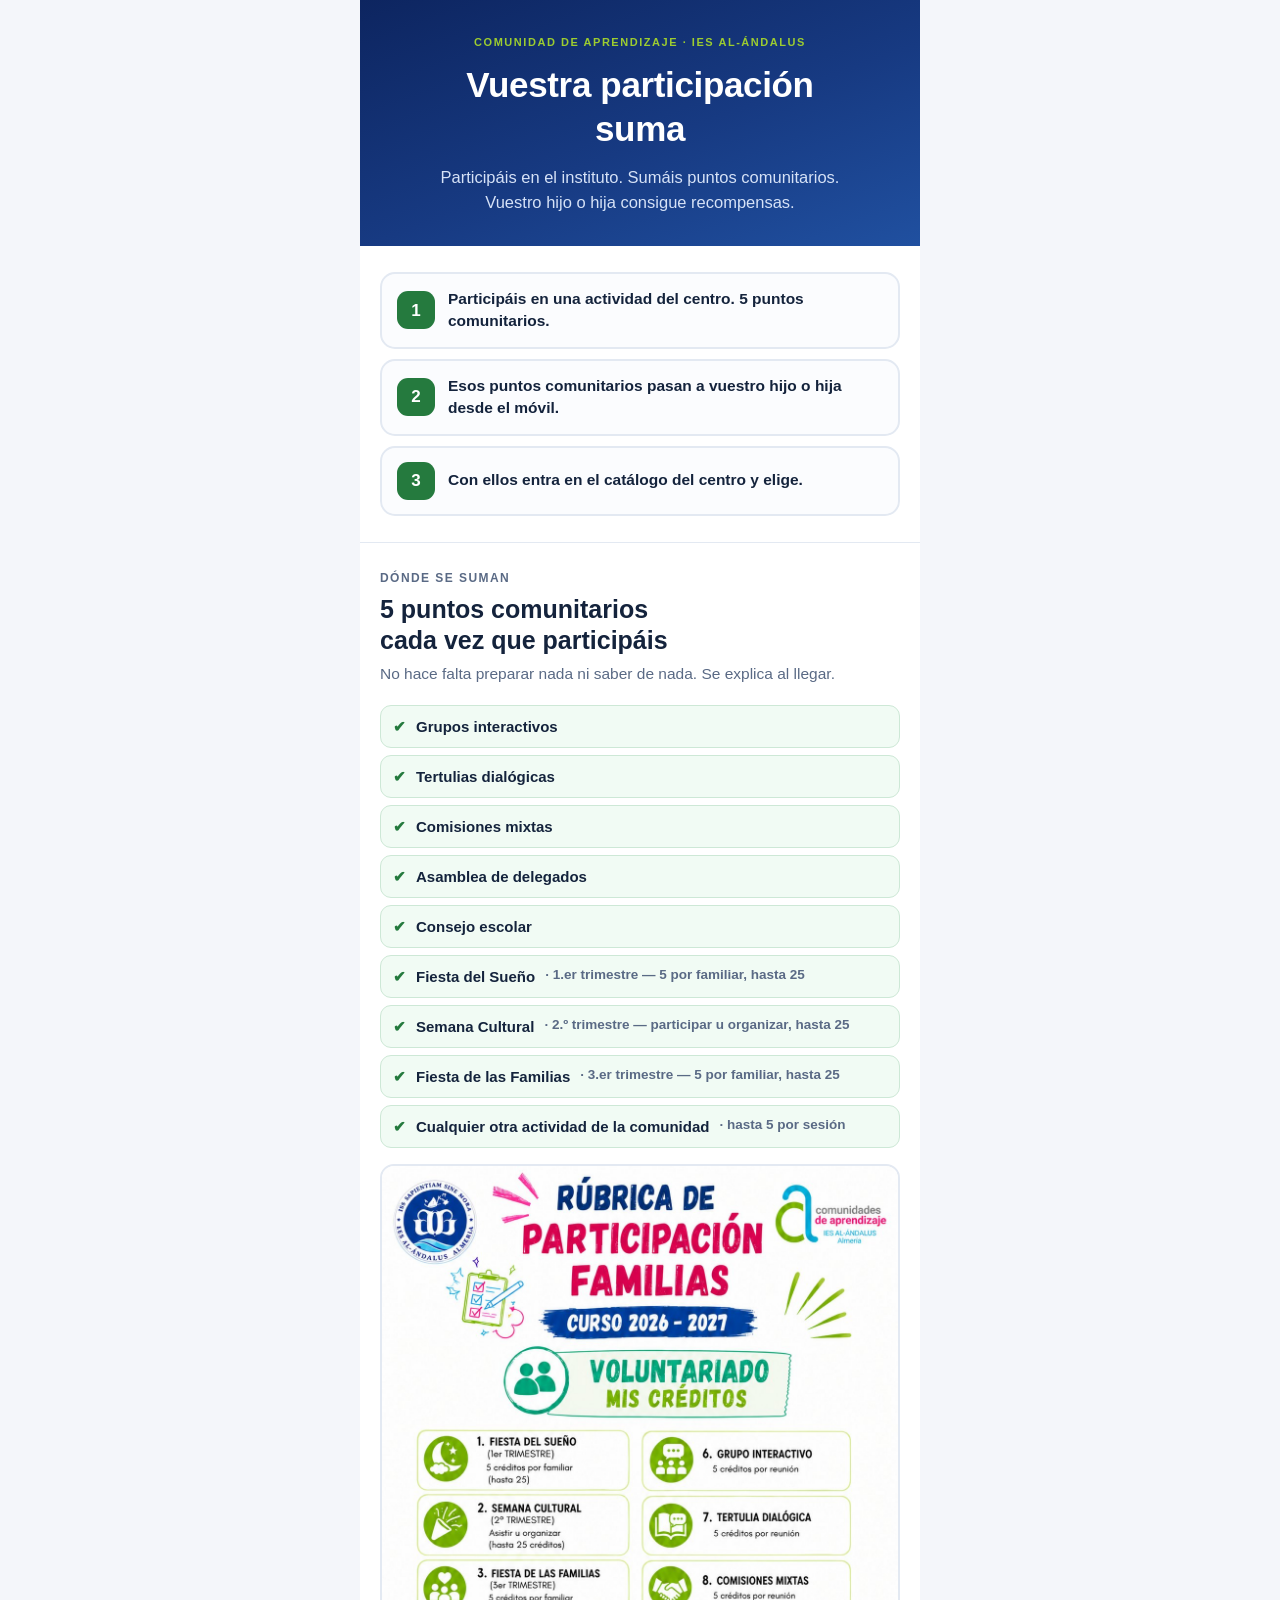
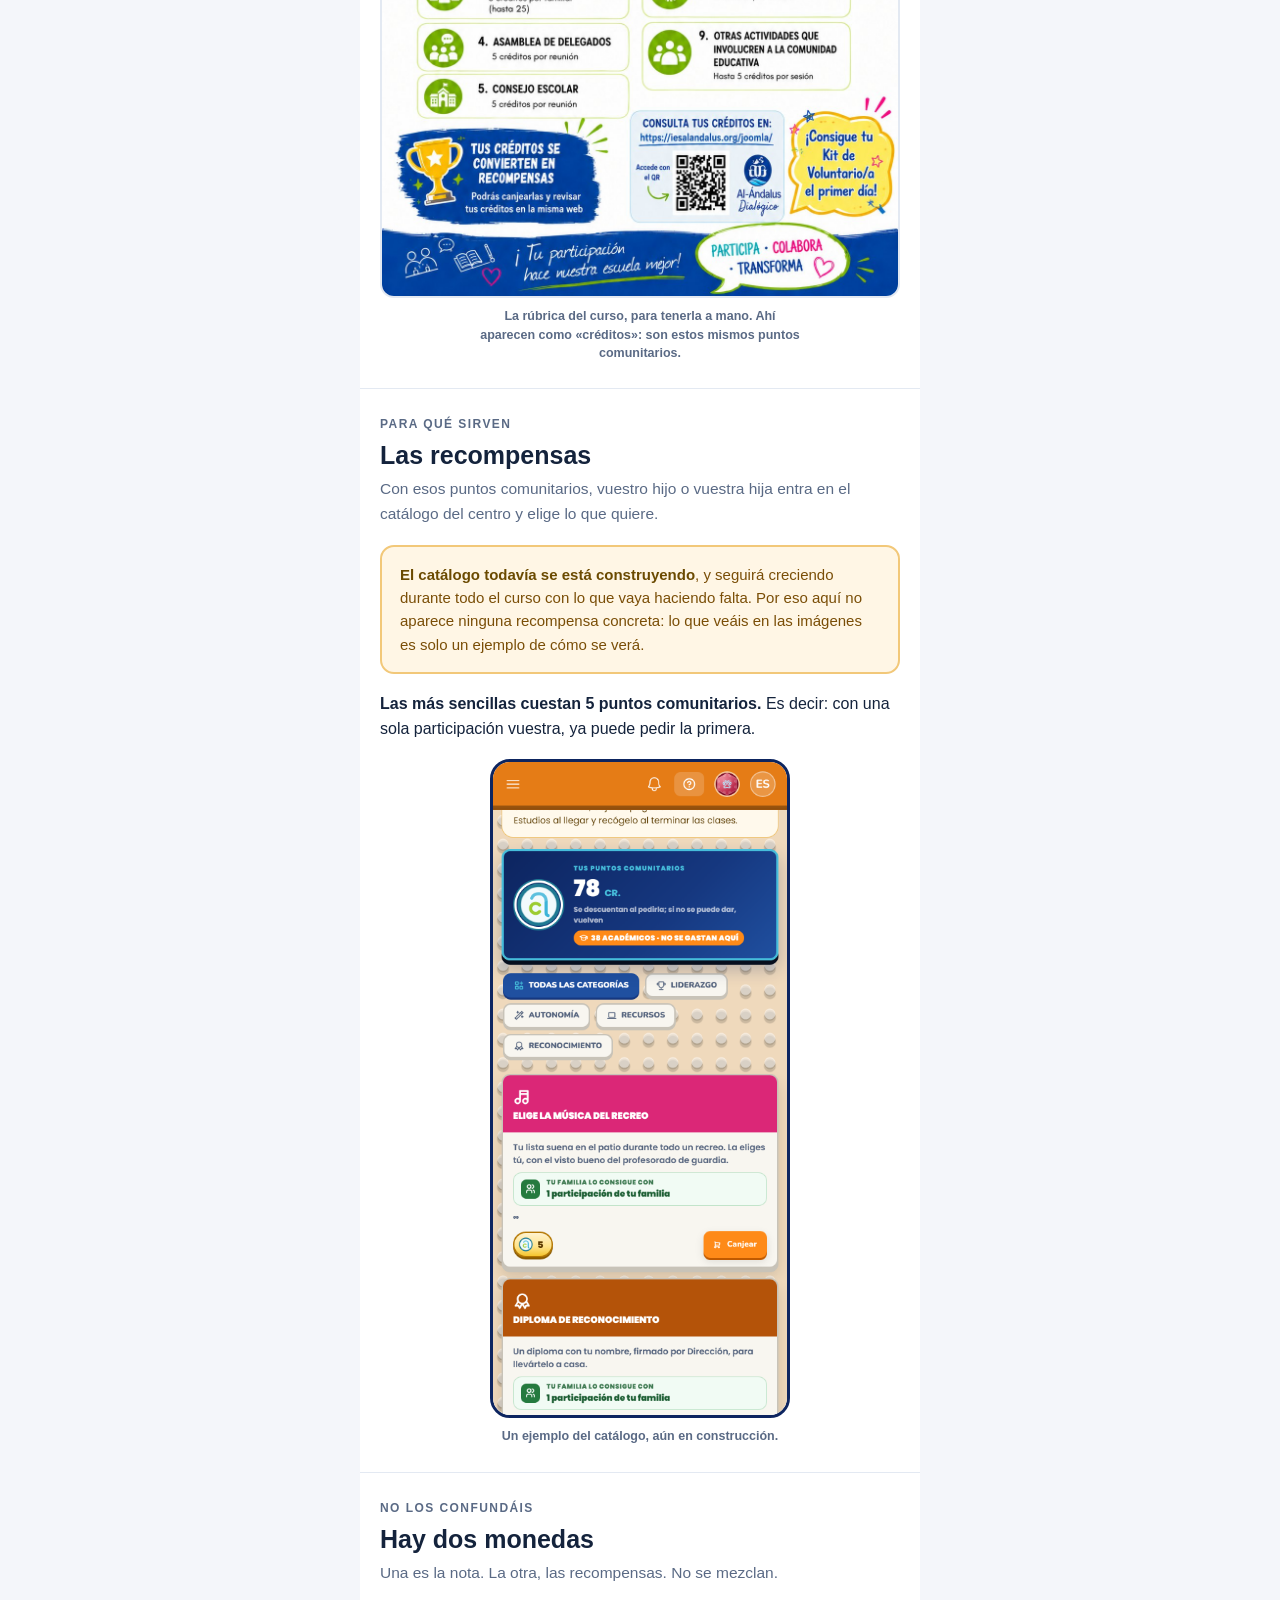
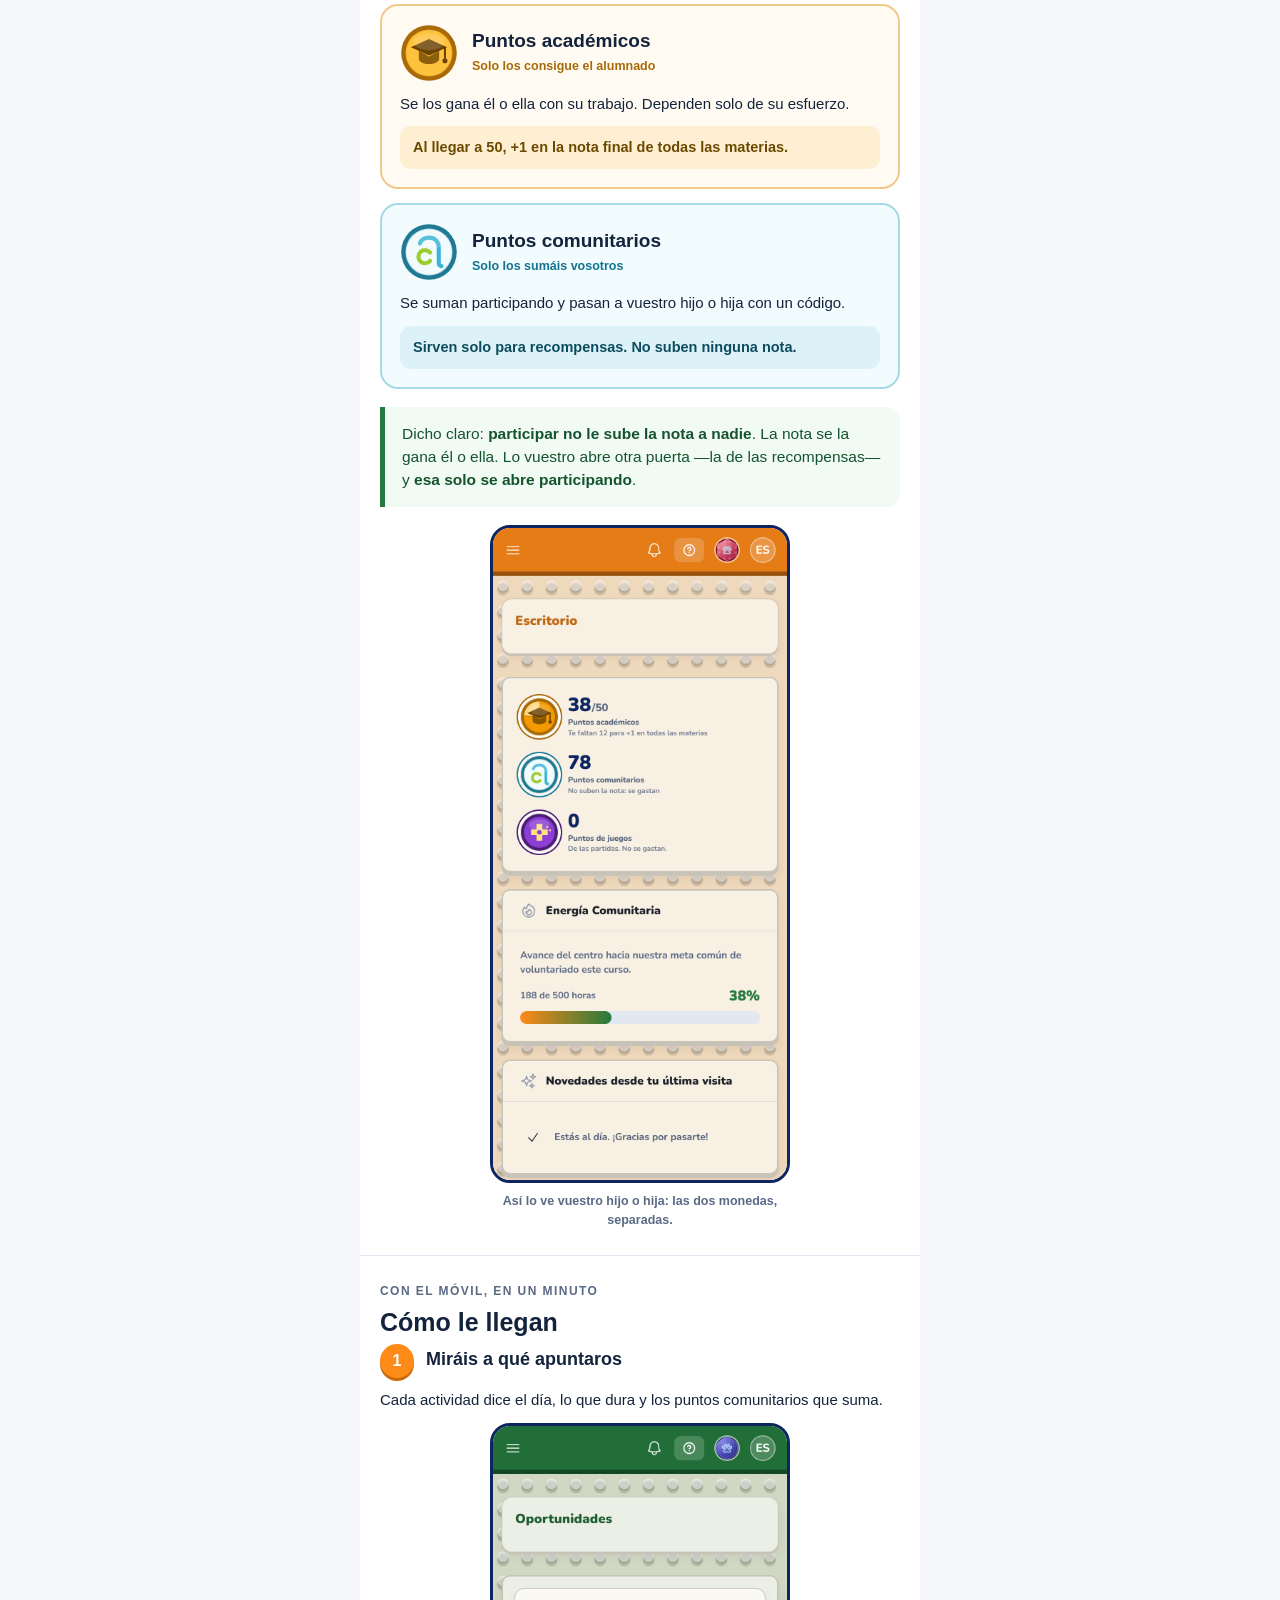
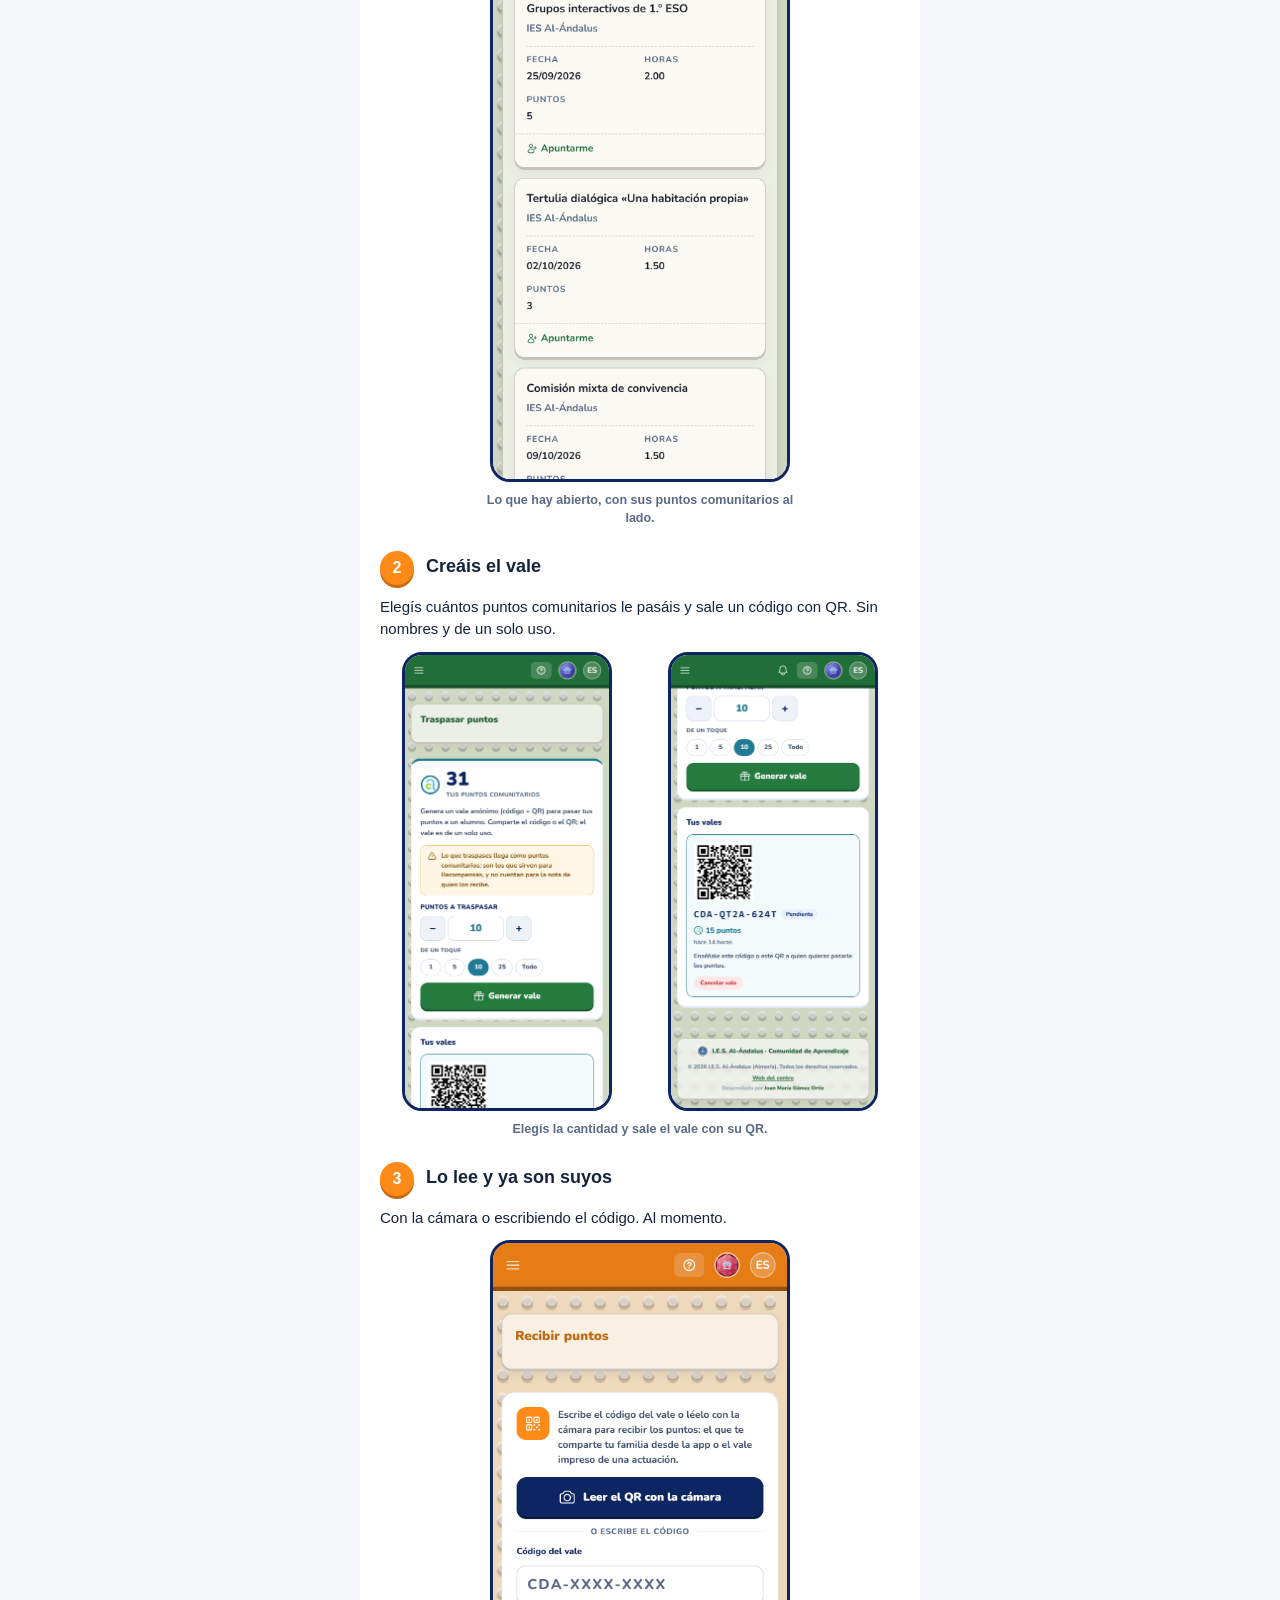
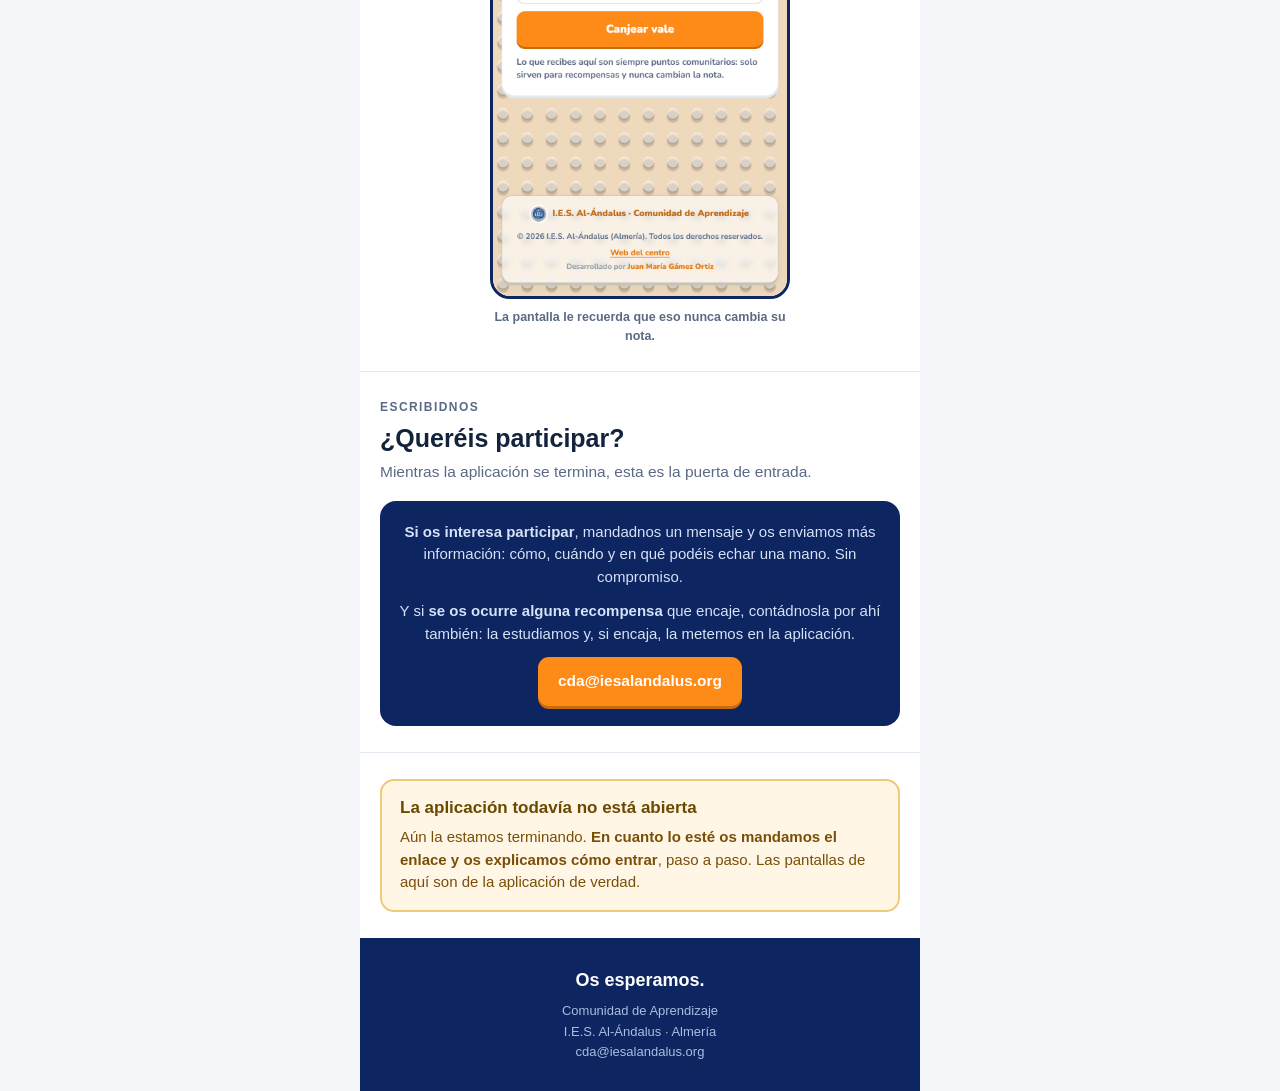
<file: familias/index.html>
<!DOCTYPE html>
<html lang="es">
<head>
<meta charset="utf-8">
<meta name="viewport" content="width=device-width, initial-scale=1">
<!-- Fuera de los buscadores: esta página es para quien reciba el enlace por
     Séneca, no un escaparate. GitHub Pages siempre es técnicamente público
     —quien tenga la dirección entra—, pero así no aparece en Google. La otra
     mitad del apaño está en el robots.txt del sitio. -->
<meta name="robots" content="noindex, nofollow">
<title>Vuestra participación suma · CdA IES Al-Ándalus</title>
<!--
    Mensaje para las familias, para enlazar desde Séneca.

    Pensado para leerse EN EL MÓVIL, que es donde lo van a abrir. Sin fuentes
    externas, sin scripts y sin nada que descargar.

    Dos cosas se evitan a propósito:

      · NO se nombra ninguna recompensa concreta. El catálogo se va a
        construir a lo largo del curso, y nombrar cosas ahora es
        comprometerlas. La captura del catálogo lleva su aviso.
      · NO se usan «premio» ni «regalar». Los puntos comunitarios se suman participando,
        no se regalan, y decirlo de otro modo cuenta otra historia.

    Las monedas son las de verdad, sacadas del componente <x-moneda> con
    `php artisan tinker herramientas/seneca/monedas.php`.
-->
<style>
    *,*::before,*::after{box-sizing:border-box}
    :root{
        --azul:#0D2560; --azul-medio:#2050A0; --naranja:#FE8A18; --naranja-d:#C96A0C;
        --verde:#257A3E; --cian:#12748F; --ambar:#A86A06;
        --tinta:#14233C; --suave:#5A6A85; --linea:#E3E9F2; --papel:#fff; --fondo:#F4F6FA;
    }
    body{
        margin:0; padding:0; background:var(--fondo); color:var(--tinta);
        font:400 16px/1.6 -apple-system,BlinkMacSystemFont,"Segoe UI",Roboto,"Helvetica Neue",Arial,sans-serif;
        -webkit-text-size-adjust:100%;
    }
    .hoja{max-width:560px; margin:0 auto; background:var(--papel)}
    .bloque{padding:26px 20px}
    h1,h2,h3{margin:0; line-height:1.25; text-wrap:balance}

    .portada{
        background:linear-gradient(160deg,#0D2560 0%,#173A82 55%,#2050A0 100%);
        color:#fff; padding:34px 20px 30px; text-align:center;
    }
    .portada .sello{font-size:11px; font-weight:800; letter-spacing:.14em;
        text-transform:uppercase; color:#9CCC30; margin:0 0 12px}
    .portada h1{font-size:31px; font-weight:800; letter-spacing:-.01em}
    .portada p{margin:14px 0 0; font-size:16.5px; line-height:1.55; color:#D6E2F7}

    .mecanismo{display:flex; flex-direction:column; gap:10px; margin:0}
    .mec{
        display:flex; align-items:center; gap:13px; border:2px solid var(--linea);
        border-radius:15px; padding:14px 15px; background:#FBFCFE;
    }
    .mec b{
        flex:0 0 auto; width:38px; height:38px; border-radius:11px; background:var(--verde);
        color:#fff; display:flex; align-items:center; justify-content:center;
        font-size:17px; font-weight:800;
    }
    .mec span{font-size:15.5px; line-height:1.45; font-weight:600}

    .titulo-seccion{
        font-size:12px; font-weight:800; letter-spacing:.12em; text-transform:uppercase;
        color:var(--suave); margin:0 0 6px;
    }
    h2.grande{font-size:25px; font-weight:800; margin:0 0 6px}
    .entradilla{margin:0 0 18px; color:var(--suave); font-size:15.5px}

    ul.lista{list-style:none; margin:0; padding:0; display:flex; flex-direction:column; gap:7px}
    ul.lista li{
        display:flex; gap:10px; align-items:flex-start; background:#F1FBF4;
        border:1px solid #CDE8D6; border-radius:11px; padding:10px 12px;
        font-size:15px; line-height:1.4; font-weight:600;
    }
    ul.lista li::before{content:"✔"; color:var(--verde); font-weight:800; flex:0 0 auto}
    ul.lista li em{font-style:normal; color:var(--suave); font-weight:600; font-size:13.5px}

    .rubrica{display:block; width:100%; height:auto; margin:16px 0 0;
        border:2px solid var(--linea); border-radius:14px}

    .moneda-ficha{border:2px solid var(--linea); border-radius:18px; padding:18px; margin:0 0 14px}
    .moneda-ficha--acad{border-color:#F0C98A; background:#FFFBF2}
    .moneda-ficha--com{border-color:#A8D9E6; background:#F2FBFD}
    .moneda-cab{display:flex; align-items:center; gap:14px; margin-bottom:11px}
    .moneda-cab svg{width:58px; height:58px; flex:0 0 auto; display:block}
    .moneda-cab h3{font-size:19px; font-weight:800}
    .moneda-quien{display:block; font-size:12.5px; font-weight:700; margin-top:3px}
    .moneda-ficha--acad .moneda-quien{color:var(--ambar)}
    .moneda-ficha--com .moneda-quien{color:var(--cian)}
    .moneda-ficha p{margin:0; font-size:15px; line-height:1.5}
    .clave{display:block; margin-top:11px; padding:11px 13px; border-radius:11px;
        font-size:14.5px; font-weight:700; line-height:1.45}
    .moneda-ficha--acad .clave{background:#FFEFD2; color:#6B4A00}
    .moneda-ficha--com .clave{background:#DCF2F8; color:#0C4C5E}

    .subraya{
        border-left:5px solid var(--verde); background:#F1FBF4; color:#14532D;
        padding:15px 17px; border-radius:0 13px 13px 0; margin:18px 0 0;
        font-size:15.5px; line-height:1.5;
    }

    .paso{margin:0 0 24px}
    .paso:last-child{margin-bottom:0}
    .paso-cab{display:flex; align-items:flex-start; gap:12px; margin-bottom:11px}
    .paso-num{
        flex:0 0 auto; width:34px; height:34px; border-radius:50%;
        background:var(--naranja); color:#fff; font-weight:800; font-size:16px;
        display:flex; align-items:center; justify-content:center; box-shadow:0 3px 0 var(--naranja-d);
    }
    .paso-cab h3{font-size:18px; font-weight:800; padding-top:4px}
    .paso p{margin:0 0 11px; font-size:15px; line-height:1.5}

    figure{margin:0}
    .pantalla{
        display:block; width:100%; max-width:270px; margin:0 auto; height:auto;
        border:3px solid var(--azul); border-radius:20px; background:#fff;
    }
    .par{display:flex; gap:12px; justify-content:center; flex-wrap:wrap}
    .par .pantalla{max-width:210px}
    figcaption{
        margin:9px auto 0; max-width:320px; text-align:center; font-size:12.5px;
        line-height:1.45; color:var(--suave); font-weight:600;
    }

    /* El aviso de que el catálogo está a medias: en ámbar, que es el color de
       lo que está avisando en toda la aplicación. */
    .enobras{
        margin:16px 0 0; border:2px solid #F2C879; background:#FFF6E5; color:#7A4E07;
        border-radius:14px; padding:16px 18px; font-size:15px; line-height:1.55;
    }
    .enobras strong{color:#6B4A00}

    .correo{margin:16px 0 0; text-align:center; background:var(--azul); color:#fff;
        border-radius:16px; padding:20px 18px}
    .correo p{margin:0 0 12px; font-size:15px; line-height:1.5; color:#D6E2F7}
    .correo a{display:inline-block; background:var(--naranja); color:#fff; text-decoration:none;
        font-weight:800; font-size:15.5px; padding:12px 20px; border-radius:11px;
        box-shadow:0 3px 0 var(--naranja-d); word-break:break-all}

    .aviso{margin:0; border:2px solid #F2C879; background:#FFF6E5; color:#7A4E07;
        border-radius:14px; padding:16px 18px}
    .aviso h3{font-size:17px; color:#6B4A00; margin-bottom:8px}
    .aviso p{margin:0; font-size:15px; line-height:1.5}

    .cierre{background:var(--azul); color:#fff; text-align:center; padding:28px 20px}
    .cierre p{margin:0 0 6px; font-size:18px; font-weight:800}
    .cierre small{display:block; color:#A9BEE0; font-size:13px; line-height:1.6; font-weight:400}

    hr.sep{border:0; border-top:1px solid var(--linea); margin:0}

    @media (min-width:520px){
        .portada h1{font-size:35px}
        .pantalla{max-width:300px}
    }
</style>
</head>
<body>
<div class="hoja">

    <!-- ══ Portada ══════════════════════════════════════════════════ -->
    <header class="portada">
        <p class="sello">Comunidad de Aprendizaje · IES Al-Ándalus</p>
        <h1>Vuestra participación<br>suma</h1>
        <p>Participáis en el instituto. Sumáis puntos comunitarios.<br>Vuestro hijo o hija consigue recompensas.</p>
    </header>

    <!-- ══ El mecanismo ═════════════════════════════════════════════ -->
    <section class="bloque">
        <div class="mecanismo">
            <div class="mec"><b>1</b><span>Participáis en una actividad del centro. <strong>5 puntos comunitarios.</strong></span></div>
            <div class="mec"><b>2</b><span>Esos puntos comunitarios pasan a vuestro hijo o hija desde el móvil.</span></div>
            <div class="mec"><b>3</b><span>Con ellos entra en el catálogo del centro y elige.</span></div>
        </div>
    </section>

    <hr class="sep">

    <!-- ══ Dónde se suman ═══════════════════════════════════════════ -->
    <section class="bloque">
        <p class="titulo-seccion">Dónde se suman</p>
        <h2 class="grande">5 puntos comunitarios cada vez que participáis</h2>
        <p class="entradilla">No hace falta preparar nada ni saber de nada. Se explica al llegar.</p>

        <ul class="lista">
            <li>Grupos interactivos</li>
            <li>Tertulias dialógicas</li>
            <li>Comisiones mixtas</li>
            <li>Asamblea de delegados</li>
            <li>Consejo escolar</li>
            <li>Fiesta del Sueño <em>· 1.er trimestre — 5 por familiar, hasta 25</em></li>
            <li>Semana Cultural <em>· 2.º trimestre — participar u organizar, hasta 25</em></li>
            <li>Fiesta de las Familias <em>· 3.er trimestre — 5 por familiar, hasta 25</em></li>
            <li>Cualquier otra actividad de la comunidad <em>· hasta 5 por sesión</em></li>
        </ul>

        <figure>
            <img class="rubrica" src="capturas/12-rubrica-familias.jpg"
                 alt="Rúbrica de Participación Familias, curso 2026-2027: las nueve formas de conseguir puntos comunitarios y cuántos da cada una.">
            <figcaption>La rúbrica del curso, para tenerla a mano. Ahí aparecen como «créditos»: son estos mismos puntos comunitarios.</figcaption>
        </figure>
    </section>

    <hr class="sep">

    <!-- ══ Las recompensas ══════════════════════════════════════════ -->
    <section class="bloque">
        <p class="titulo-seccion">Para qué sirven</p>
        <h2 class="grande">Las recompensas</h2>
        <p class="entradilla">
            Con esos puntos comunitarios, vuestro hijo o vuestra hija entra en el catálogo del centro
            y elige lo que quiere.
        </p>

        <div class="enobras">
            <strong>El catálogo todavía se está construyendo</strong>, y seguirá creciendo
            durante todo el curso con lo que vaya haciendo falta. Por eso aquí no aparece
            ninguna recompensa concreta: lo que veáis en las imágenes es solo un ejemplo
            de cómo se verá.
        </div>

        <p style="margin:18px 0 0; font-size:16px; line-height:1.55">
            <strong>Las más sencillas cuestan 5 puntos comunitarios.</strong> Es decir: con una sola
            participación vuestra, ya puede pedir la primera.
        </p>

        <figure style="margin-top:18px">
            <img class="pantalla" src="capturas/08-alumno-recompensas.png"
                 alt="El catálogo de recompensas del alumnado, con su saldo de puntos comunitarios arriba.">
            <figcaption>Un ejemplo del catálogo, aún en construcción.</figcaption>
        </figure>
    </section>

    <hr class="sep">

    <!-- ══ Los dos puntos ═══════════════════════════════════════════ -->
    <section class="bloque">
        <p class="titulo-seccion">No los confundáis</p>
        <h2 class="grande">Hay dos monedas</h2>
        <p class="entradilla">Una es la nota. La otra, las recompensas. No se mezclan.</p>

        <article class="moneda-ficha moneda-ficha--acad">
            <div class="moneda-cab">
                <svg viewBox="0 0 48 48" role="img" aria-label="Puntos académicos">
                    <circle cx="24" cy="24" r="23" fill="#A86A06"/>
                    <circle cx="24" cy="24" r="19.5" fill="#FFC23D"/>
                    <circle cx="24" cy="24" r="19.5" fill="none" stroke="#A86A06" stroke-opacity=".3" stroke-width="1.4"/>
                    <path d="M24 12.4 39 19.2 24 26 9 19.2Z" fill="#6B4200"/>
                    <path d="M15.6 22.2v6.6c0 2.6 3.8 4.4 8.4 4.4s8.4-1.8 8.4-4.4v-6.6L24 26.9Z" fill="#6B4200" opacity=".78"/>
                    <path d="M37.2 20v8.4" stroke="#6B4200" stroke-width="1.7" stroke-linecap="round" fill="none"/>
                    <circle cx="37.2" cy="30.4" r="2.1" fill="#6B4200"/>
                    <ellipse cx="24" cy="15" rx="12.5" ry="7" fill="#fff" opacity=".16"/>
                </svg>
                <div>
                    <h3>Puntos académicos</h3>
                    <span class="moneda-quien">Solo los consigue el alumnado</span>
                </div>
            </div>
            <p>Se los gana él o ella con su trabajo. Dependen solo de su esfuerzo.</p>
            <strong class="clave">Al llegar a 50, +1 en la nota final de todas las materias.</strong>
        </article>

        <article class="moneda-ficha moneda-ficha--com">
            <div class="moneda-cab">
                <svg viewBox="0 0 48 48" role="img" aria-label="Puntos comunitarios">
                    <circle cx="24" cy="24" r="23" fill="#1F7A93"/>
                    <circle cx="24" cy="24" r="19.5" fill="#F1FAFC"/>
                    <circle cx="24" cy="24" r="19.5" fill="none" stroke="#1F7A93" stroke-opacity=".3" stroke-width="1.4"/>
                    <g transform="translate(13.6 11.2) scale(0.0547)" fill="none" stroke-width="62" stroke-linecap="round">
                        <path d="M52 104 C 74 42 132 16 196 16 C 272 16 338 72 338 162 L 338 392 C 338 428 352 444 378 448" stroke="#3CB4D8"/>
                        <path d="M207 369 A 100 100 0 1 1 207 241" stroke="#9CCC30"/>
                    </g>
                    <ellipse cx="24" cy="15" rx="12.5" ry="7" fill="#fff" opacity=".16"/>
                </svg>
                <div>
                    <h3>Puntos comunitarios</h3>
                    <span class="moneda-quien">Solo los sumáis vosotros</span>
                </div>
            </div>
            <p>Se suman participando y pasan a vuestro hijo o hija con un código.</p>
            <strong class="clave">Sirven solo para recompensas. No suben ninguna nota.</strong>
        </article>

        <p class="subraya">
            Dicho claro: <strong>participar no le sube la nota a nadie</strong>. La nota se la
            gana él o ella. Lo vuestro abre otra puerta —la de las recompensas— y
            <strong>esa solo se abre participando</strong>.
        </p>

        <figure style="margin-top:18px">
            <img class="pantalla" src="capturas/11-alumno-escritorio.png"
                 alt="Pantalla del alumnado con las dos monedas: los puntos académicos y los puntos comunitarios, por separado.">
            <figcaption>Así lo ve vuestro hijo o hija: las dos monedas, separadas.</figcaption>
        </figure>
    </section>

    <hr class="sep">

    <!-- ══ Cómo pasan los puntos comunitarios ══════════════════════════════════ -->
    <section class="bloque">
        <p class="titulo-seccion">Con el móvil, en un minuto</p>
        <h2 class="grande">Cómo le llegan</h2>

        <div class="paso">
            <div class="paso-cab"><span class="paso-num">1</span><h3>Miráis a qué apuntaros</h3></div>
            <p>Cada actividad dice el día, lo que dura y los puntos comunitarios que suma.</p>
            <figure>
                <img class="pantalla" src="capturas/03-familia-oportunidades.png"
                     alt="Lista de actividades abiertas con su fecha, sus horas y los puntos comunitarios que suma cada una.">
                <figcaption>Lo que hay abierto, con sus puntos comunitarios al lado.</figcaption>
            </figure>
        </div>

        <div class="paso">
            <div class="paso-cab"><span class="paso-num">2</span><h3>Creáis el vale</h3></div>
            <p>Elegís cuántos puntos comunitarios le pasáis y sale un código con QR. Sin nombres y de un solo uso.</p>
            <figure>
                <div class="par">
                    <img class="pantalla" src="capturas/05-familia-traspasar.png"
                         alt="Pantalla para pasar puntos comunitarios, con el saldo y el botón de crear el vale.">
                    <img class="pantalla" src="capturas/06-familia-vale-qr.png"
                         alt="El vale creado, con su código QR, su código escrito y los puntos comunitarios que lleva.">
                </div>
                <figcaption>Elegís la cantidad y sale el vale con su QR.</figcaption>
            </figure>
        </div>

        <div class="paso">
            <div class="paso-cab"><span class="paso-num">3</span><h3>Lo lee y ya son suyos</h3></div>
            <p>Con la cámara o escribiendo el código. Al momento.</p>
            <figure>
                <img class="pantalla" src="capturas/07-alumno-recibir-puntos.png"
                     alt="Pantalla del alumnado para recibir puntos comunitarios leyendo el QR o escribiendo el código.">
                <figcaption>La pantalla le recuerda que eso nunca cambia su nota.</figcaption>
            </figure>
        </div>
    </section>

    <hr class="sep">

    <!-- ══ Ideas ════════════════════════════════════════════════════ -->
    <section class="bloque">
        <p class="titulo-seccion">Escribidnos</p>
        <h2 class="grande">¿Queréis participar?</h2>
        <p class="entradilla" style="margin-bottom:0">
            Mientras la aplicación se termina, esta es la puerta de entrada.
        </p>

        <div class="correo">
            <p><strong>Si os interesa participar</strong>, mandadnos un mensaje y os
               enviamos más información: cómo, cuándo y en qué podéis echar una mano.
               Sin compromiso.</p>
            <p>Y si <strong>se os ocurre alguna recompensa</strong> que encaje, contádnosla
               por ahí también: la estudiamos y, si encaja, la metemos en la aplicación.</p>
            <a href="mailto:cda@iesalandalus.org">cda@iesalandalus.org</a>
        </div>
    </section>

    <hr class="sep">

    <!-- ══ Todavía no ═══════════════════════════════════════════════ -->
    <section class="bloque">
        <div class="aviso">
            <h3>La aplicación todavía no está abierta</h3>
            <p>Aún la estamos terminando. <strong>En cuanto lo esté os mandamos el enlace y os
               explicamos cómo entrar</strong>, paso a paso. Las pantallas de aquí son de la
               aplicación de verdad.</p>
        </div>
    </section>

    <!-- ══ Cierre ═══════════════════════════════════════════════════ -->
    <footer class="cierre">
        <p>Os esperamos.</p>
        <small>
            Comunidad de Aprendizaje<br>
            I.E.S. Al-Ándalus · Almería<br>
            cda@iesalandalus.org
        </small>
    </footer>

</div>
</body>
</html>
</file>
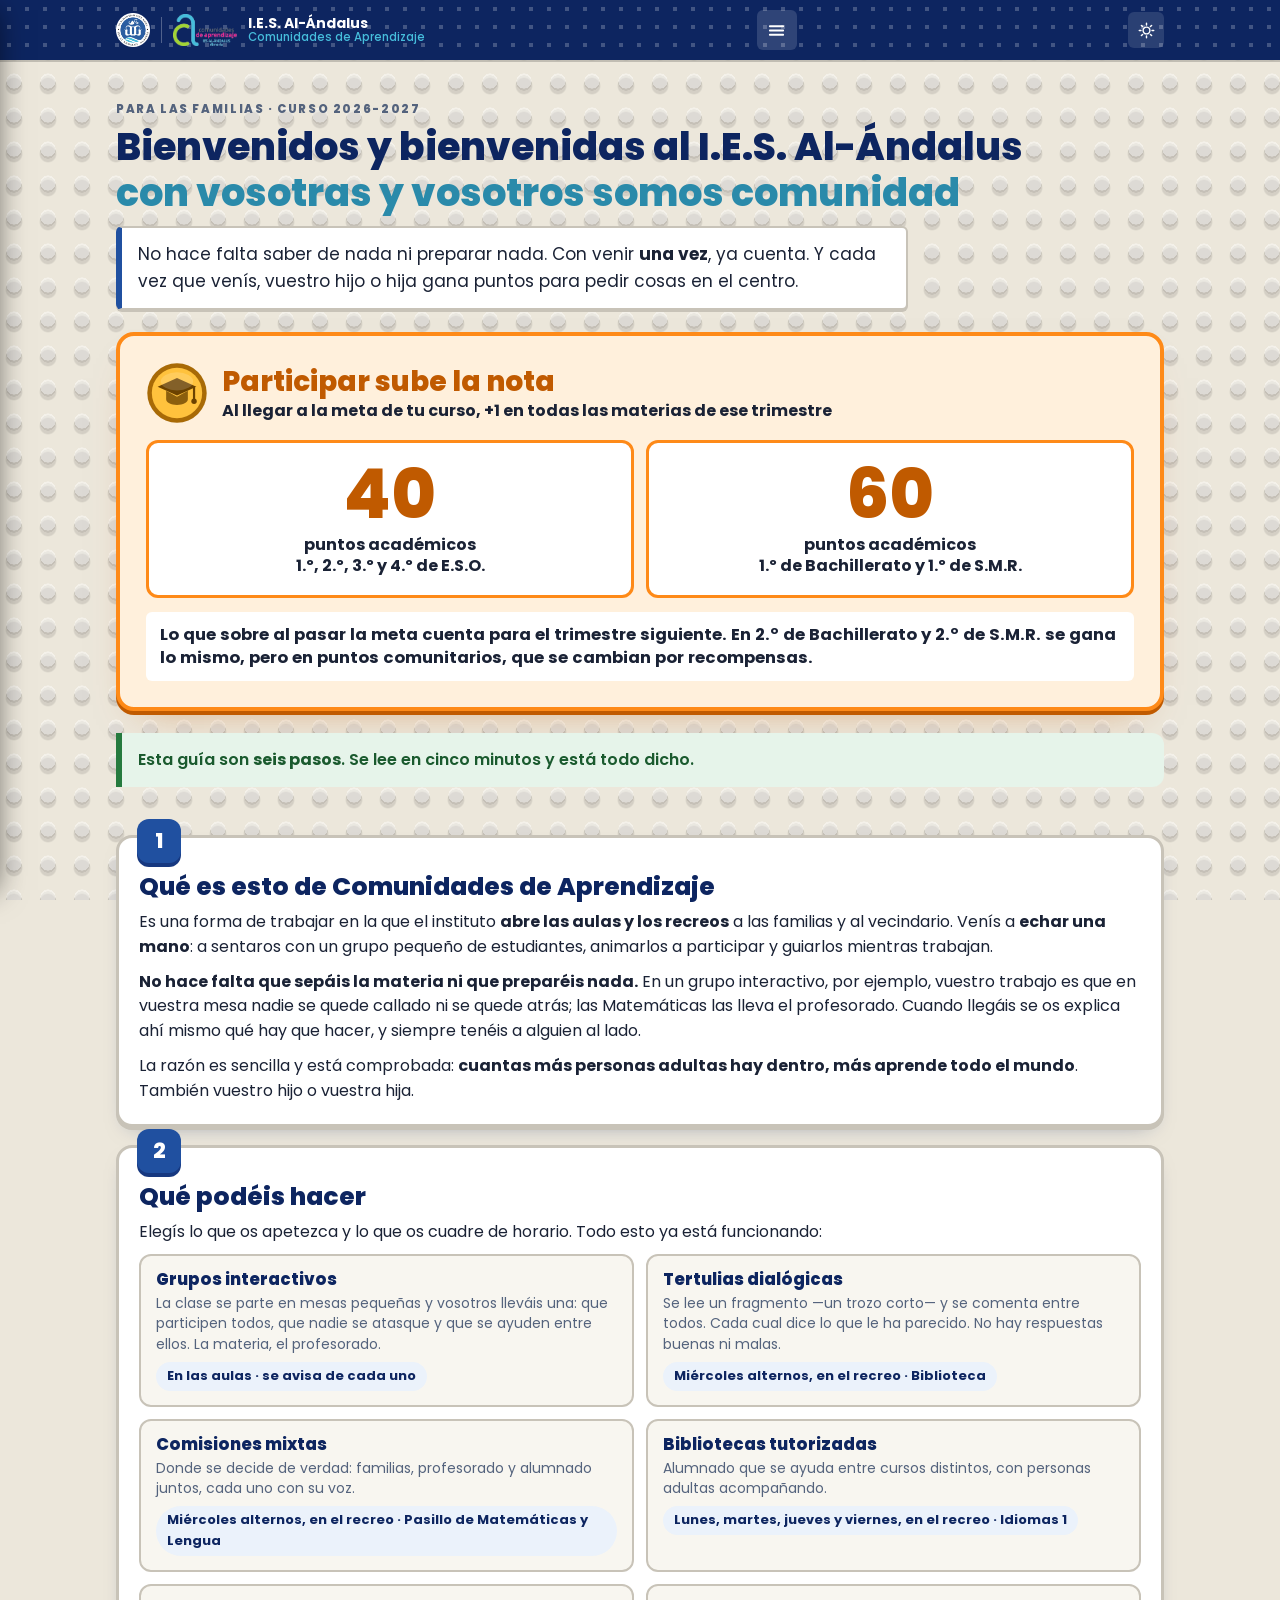
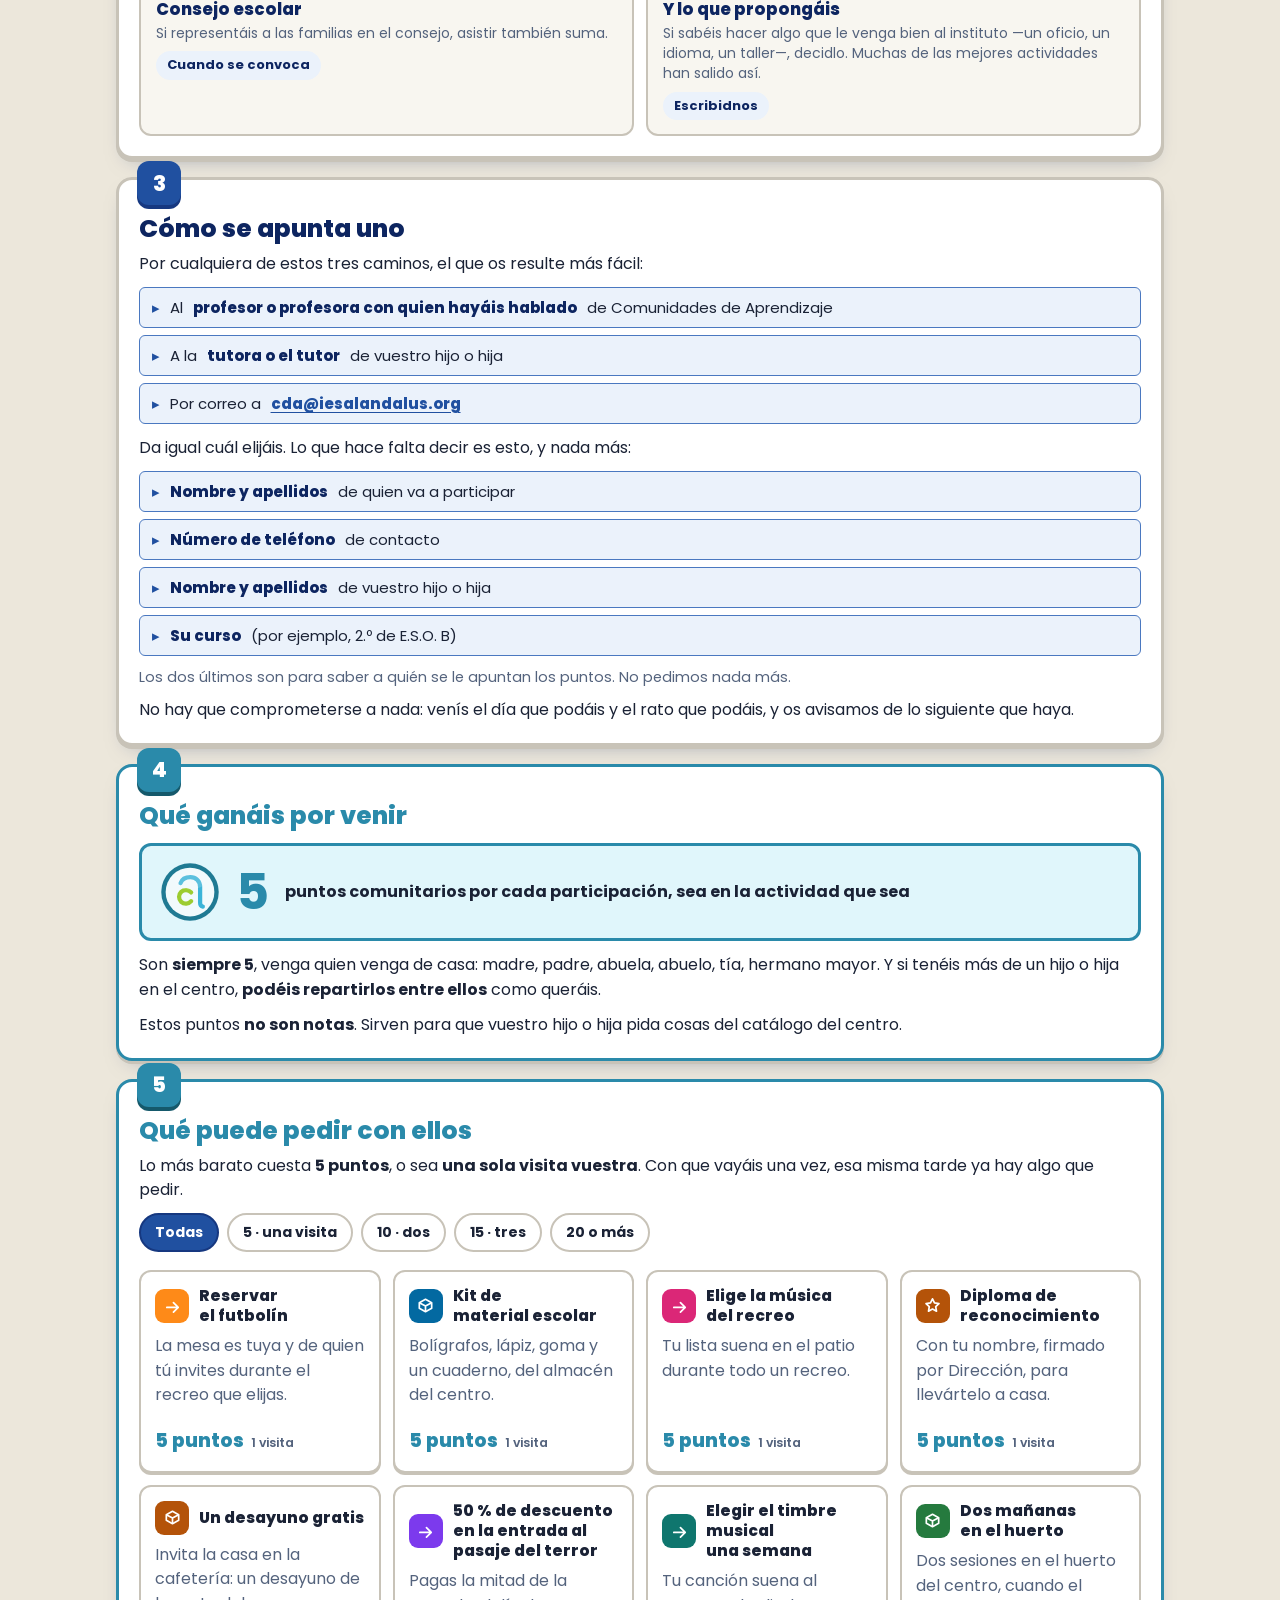
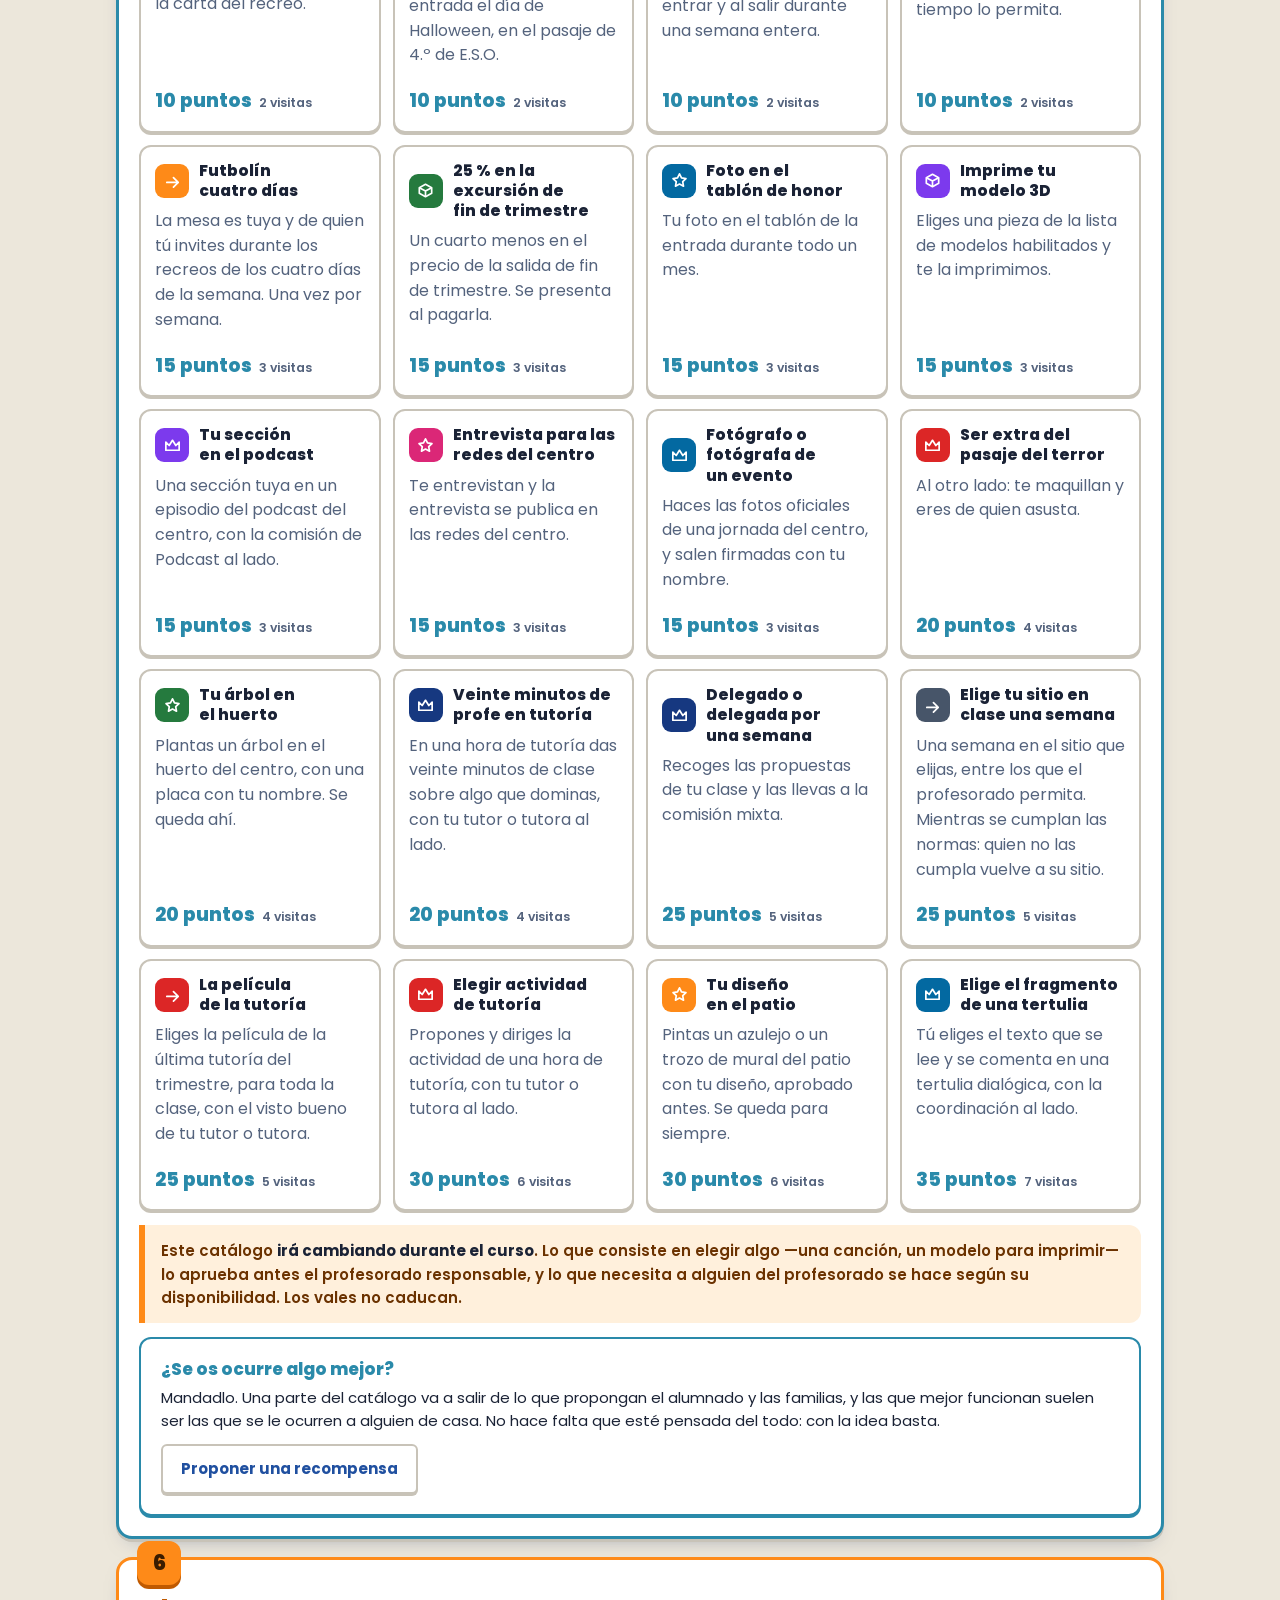
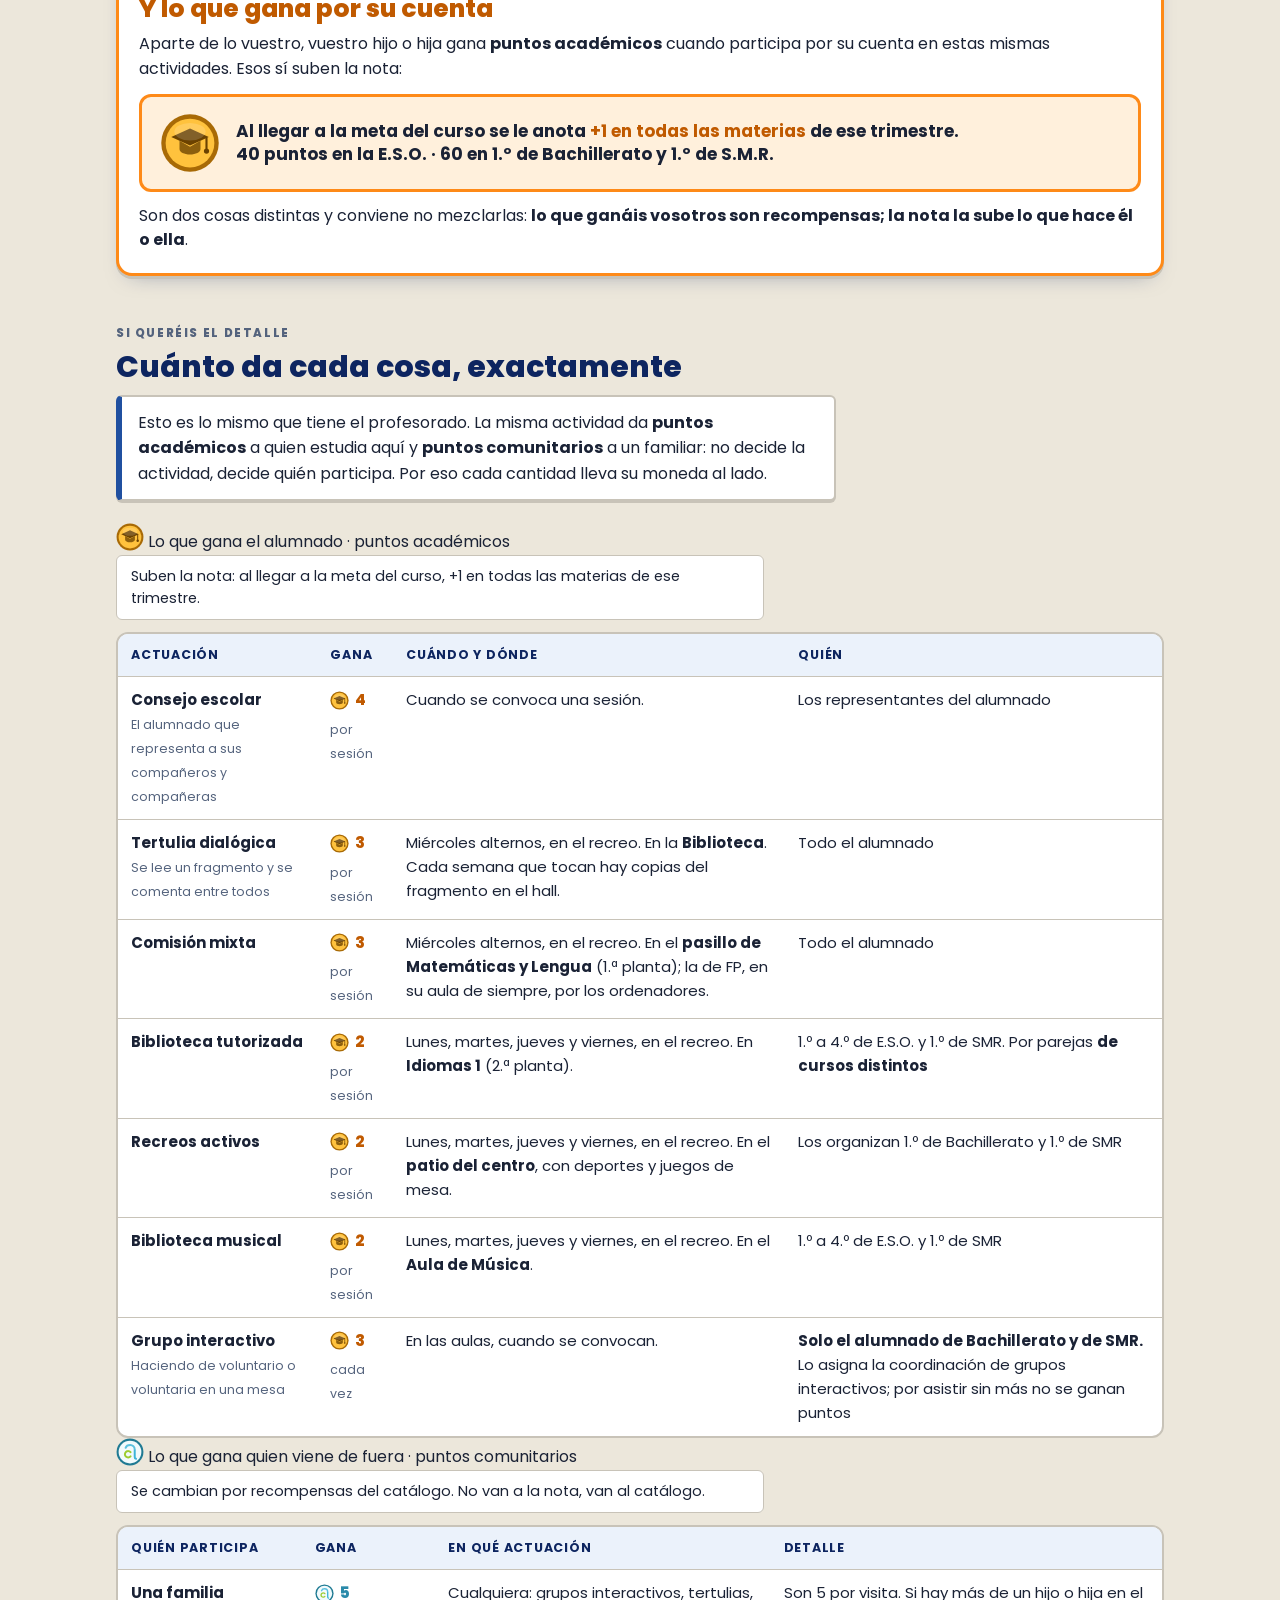
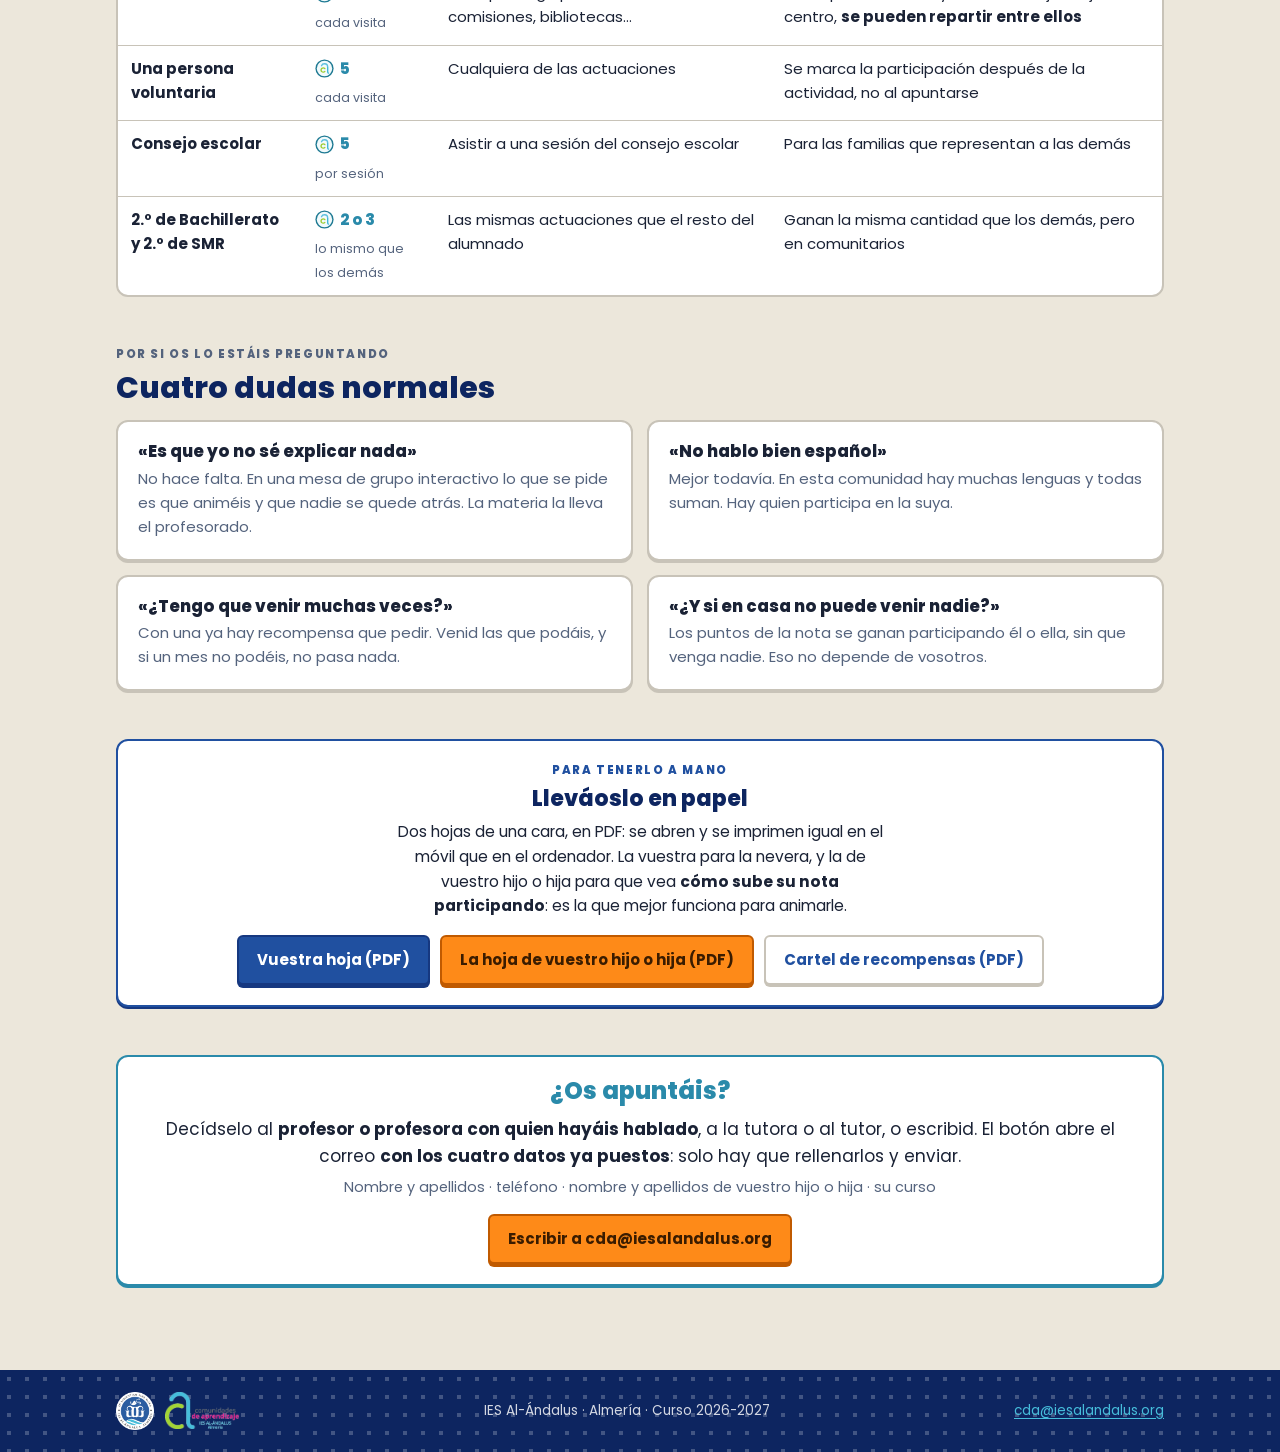
<file: guia-familias/index.html>
<!DOCTYPE html>
<html lang="es">
<head>
<meta charset="utf-8">
<meta name="viewport" content="width=device-width, initial-scale=1">
<meta name="robots" content="noindex, nofollow">
<title>Participar en el instituto</title>
<meta name="description" content="Guía para las familias del IES Al-Ándalus: qué es una Comunidad de Aprendizaje, cómo participar y qué gana vuestro hijo o hija con ello.">
<meta name="theme-color" content="#0D2560">

<!--
    La guía de las familias.

    CERRADA A PROPÓSITO: desde aquí no se sale a ninguna otra página del
    sitio. Ni al Plan de Actuación, ni al material del profesorado, ni a la
    portada. Los logos no son enlaces, el pie no lleva más que el correo, y
    los ficheros que hacen falta (la hoja para imprimir, el cartel) están
    dentro de esta misma carpeta. Si alguien añade aquí un enlace «volver»,
    rompe lo único que se pidió expresamente.

    Los números salen de la aplicación, no de un documento aparte:
    `config/cda.php` (metas y los 5 por participación),
    `PointActivitySeeder` (lo que da cada actividad) y
    `BenefitSeeder` (las recompensas).
-->

<link rel="icon" href="assets/favicon.svg" type="image/svg+xml">
<link rel="preconnect" href="https://fonts.googleapis.com">
<link rel="preconnect" href="https://fonts.gstatic.com" crossorigin>
<link rel="stylesheet" href="https://fonts.googleapis.com/css2?family=Poppins:wght@400;600;700;800&display=swap">
<link rel="stylesheet" href="estilo.css?v=202609301230">
</head>
<body>
<a class="saltar" href="#empezamos">Saltar al contenido</a>

<svg width="0" height="0" style="position:absolute" aria-hidden="true" focusable="false">
  <symbol id="m-acad" viewBox="0 0 48 48">
    <circle cx="24" cy="24" r="23" fill="#A86A06"/>
    <circle cx="24" cy="24" r="19.5" fill="#FFC23D"/>
    <path d="M24 12.4 39 19.2 24 26 9 19.2Z" fill="#6B4200"/>
    <path d="M15.6 22.2v6.6c0 2.6 3.8 4.4 8.4 4.4s8.4-1.8 8.4-4.4v-6.6L24 26.9Z" fill="#6B4200" opacity=".78"/>
    <path d="M37.2 20v8.4" stroke="#6B4200" stroke-width="1.7" stroke-linecap="round" fill="none"/>
    <circle cx="37.2" cy="30.4" r="2.1" fill="#6B4200"/>
    <ellipse cx="24" cy="15" rx="12.5" ry="7" fill="#fff" opacity=".16"/>
  </symbol>
  <symbol id="m-com" viewBox="0 0 48 48">
    <circle cx="24" cy="24" r="23" fill="#1F7A93"/>
    <circle cx="24" cy="24" r="19.5" fill="#F1FAFC"/>
    <g transform="translate(13.6 11.2) scale(0.0547)" fill="none" stroke-width="62" stroke-linecap="round">
      <path d="M52 104 C 74 42 132 16 196 16 C 272 16 338 72 338 162 L 338 392 C 338 428 352 444 378 448" stroke="#3CB4D8"/>
      <path d="M207 369 A 100 100 0 1 1 207 241" stroke="#9CCC30"/>
    </g>
    <ellipse cx="24" cy="15" rx="12.5" ry="7" fill="#fff" opacity=".16"/>
  </symbol>
</svg>

<!-- Los logos NO son un enlace: desde aquí no se va a ninguna parte. -->
<header class="barra">
  <div class="barra__fila">
    <span class="marca">
      <img class="ies" src="assets/logo-ies.png" width="520" height="520" alt="IES Al-Ándalus">
      <span class="marca__raya"></span>
      <img class="cda" src="assets/logo-cda.png" width="700" height="346" alt="Comunidades de Aprendizaje">
      <span class="marca__txt">I.E.S. Al-Ándalus<small>Comunidades de Aprendizaje</small></span>
    </span>
    <button class="btn-menu" id="btn-menu" aria-label="Secciones de la página"
            aria-expanded="false" aria-controls="menu-lateral" title="Secciones">
      <svg width="19" height="19" viewBox="0 0 20 20" fill="none" stroke="currentColor" stroke-width="2" aria-hidden="true">
        <path d="M3 5.5h14M3 10h14M3 14.5h14" stroke-linecap="round"/>
      </svg>
    </button>
    <button class="icono-btn" id="btn-tema" aria-label="Cambiar entre modo claro y oscuro" title="Modo claro / oscuro" style="margin-left:auto">
      <svg width="17" height="17" viewBox="0 0 20 20" fill="none" stroke="currentColor" stroke-width="1.7" aria-hidden="true">
        <circle cx="10" cy="10" r="4"/><path d="M10 1.5v2M10 16.5v2M1.5 10h2M16.5 10h2M4 4l1.4 1.4M14.6 14.6 16 16M16 4l-1.4 1.4M5.4 14.6 4 16" stroke-linecap="round"/>
      </svg>
    </button>
  </div>
</header>

<!-- El menú, plegado siempre: la página es larga y lo que hace falta es
     poder saltar, no una columna fija comiendo sitio. -->
<div class="velo" id="velo" hidden></div>
<nav class="menu-lateral" id="menu-lateral" aria-label="Secciones de la página" aria-hidden="true">
  <div class="menu-lateral__cab">
    <strong>Guía para familias<small>I.E.S. Al-Ándalus</small></strong>
    <button type="button" class="menu-lateral__cerrar" id="menu-cerrar" aria-label="Cerrar el menú">
      <svg width="17" height="17" viewBox="0 0 20 20" fill="none" stroke="currentColor" stroke-width="2.2" aria-hidden="true">
        <path d="M5 5l10 10M15 5L5 15" stroke-linecap="round"/>
      </svg>
    </button>
  </div>
  <ol>
      <li><a href="#empezamos">Empezad por aquí</a></li>
      <li class="menu-lateral__grupo" role="presentation">Los seis pasos</li>
      <li><a href="#paso-1"><span class="n">1</span>Qué es esto</a></li>
      <li><a href="#paso-2"><span class="n">2</span>Qué podéis hacer</a></li>
      <li><a href="#paso-3"><span class="n">3</span>Cómo se apunta uno</a></li>
      <li><a href="#paso-4"><span class="n">4</span>Qué ganáis por venir</a></li>
      <li><a href="#paso-5"><span class="n">5</span>Qué puede pedir</a></li>
      <li><a href="#paso-6"><span class="n">6</span>Lo que gana por su cuenta</a></li>
      <li class="menu-lateral__grupo" role="presentation">Y además</li>
      <li><a href="#detalle">Cuánto da cada cosa</a></li>
      <li><a href="#dudas">Cuatro dudas normales</a></li>
      <li><a href="#papel">Para llevarse en papel</a></li>
      <li><a href="#apuntarse">¿Os apuntáis?</a></li>
  </ol>
</nav>


<main>

<section class="seccion" id="empezamos">
  <div class="contenedor">
    <p class="rotulo">Para las familias · Curso 2026-2027</p>
    <h2 class="titulo" style="font-size:clamp(24px,5.2vw,38px)">
      Bienvenidos y bienvenidas al I.E.S. Al-Ándalus<br>
      <span style="color:var(--cyan-d)">con vosotras y vosotros somos comunidad</span>
    </h2>
    <p class="entradilla" style="font-size:17px">
      No hace falta saber de nada ni preparar nada. Con venir <strong>una vez</strong>, ya cuenta.
      Y cada vez que venís, vuestro hijo o hija gana puntos para pedir cosas en el centro.
    </p>
    <!-- Lo primero de la página: el dato que decide si alguien participa. -->
    <div class="meta-grande">
      <div class="meta-grande__cab">
        <svg role="img" aria-label="Moneda de puntos académicos"><use href="#m-acad"/></svg>
        <h2>Participar sube la nota
          <span>Al llegar a la meta de tu curso, <strong>+1 en todas las materias</strong> de ese trimestre</span>
        </h2>
      </div>
      <div class="meta-grande__cifras">
        <div class="meta-grande__cifra">
          <b>40</b>
          <span>puntos académicos<br>1.º, 2.º, 3.º y 4.º de E.S.O.</span>
        </div>
        <div class="meta-grande__cifra">
          <b>60</b>
          <span>puntos académicos<br>1.º de Bachillerato y 1.º de S.M.R.</span>
        </div>
      </div>
      <p class="meta-grande__pie">
        Lo que sobre al pasar la meta cuenta para el trimestre siguiente. En 2.º de Bachillerato y
        2.º de S.M.R. se gana lo mismo, pero en puntos comunitarios, que se cambian por recompensas.
      </p>
    </div>

    <p class="aviso aviso--verde" style="font-size:16px">
      Esta guía son <strong>seis pasos</strong>. Se lee en cinco minutos y está todo dicho.
    </p>
  </div>
</section>

<section class="seccion">
  <div class="contenedor">
    <ol class="camino">

      <li class="hito" id="paso-1">
        <h2>Qué es esto de Comunidades de Aprendizaje</h2>
        <p>
          Es una forma de trabajar en la que el instituto <strong>abre las aulas y los recreos</strong>
          a las familias y al vecindario. Venís a <strong>echar una mano</strong>: a sentaros con un
          grupo pequeño de estudiantes, animarlos a participar y guiarlos mientras trabajan.
        </p>
        <p>
          <strong>No hace falta que sepáis la materia ni que preparéis nada.</strong> En un grupo
          interactivo, por ejemplo, vuestro trabajo es que en vuestra mesa nadie se quede callado ni
          se quede atrás; las Matemáticas las lleva el profesorado. Cuando llegáis se os explica ahí
          mismo qué hay que hacer, y siempre tenéis a alguien al lado.
        </p>
        <p>
          La razón es sencilla y está comprobada: <strong>cuantas más personas adultas hay dentro,
          más aprende todo el mundo</strong>. También vuestro hijo o vuestra hija.
        </p>
      </li>

      <li class="hito" id="paso-2">
        <h2>Qué podéis hacer</h2>
        <p>Elegís lo que os apetezca y lo que os cuadre de horario. Todo esto ya está funcionando:</p>
        <ul class="actividades">
          <li class="actividad">
            <h3>Grupos interactivos</h3>
            <p>La clase se parte en mesas pequeñas y vosotros lleváis una: que participen todos,
               que nadie se atasque y que se ayuden entre ellos. La materia, el profesorado.</p>
            <span class="cuando">En las aulas · se avisa de cada uno</span>
          </li>
          <li class="actividad">
            <h3>Tertulias dialógicas</h3>
            <p>Se lee un fragmento —un trozo corto— y se comenta entre todos. Cada cual dice lo que
               le ha parecido. No hay respuestas buenas ni malas.</p>
            <span class="cuando">Miércoles alternos, en el recreo · Biblioteca</span>
          </li>
          <li class="actividad">
            <h3>Comisiones mixtas</h3>
            <p>Donde se decide de verdad: familias, profesorado y alumnado juntos, cada uno con su voz.</p>
            <span class="cuando">Miércoles alternos, en el recreo · Pasillo de Matemáticas y Lengua</span>
          </li>
          <li class="actividad">
            <h3>Bibliotecas tutorizadas</h3>
            <p>Alumnado que se ayuda entre cursos distintos, con personas adultas acompañando.</p>
            <span class="cuando">Lunes, martes, jueves y viernes, en el recreo · Idiomas 1</span>
          </li>
          <li class="actividad">
            <h3>Consejo escolar</h3>
            <p>Si representáis a las familias en el consejo, asistir también suma.</p>
            <span class="cuando">Cuando se convoca</span>
          </li>
          <li class="actividad">
            <h3>Y lo que propongáis</h3>
            <p>Si sabéis hacer algo que le venga bien al instituto —un oficio, un idioma, un taller—,
               decidlo. Muchas de las mejores actividades han salido así.</p>
            <span class="cuando">Escribidnos</span>
          </li>
        </ul>
      </li>

      <li class="hito" id="paso-3">
        <h2>Cómo se apunta uno</h2>
        <p>Por cualquiera de estos tres caminos, el que os resulte más fácil:</p>
        <ul class="datos" style="margin-bottom:12px">
          <li>Al <b>profesor o profesora con quien hayáis hablado</b> de Comunidades de Aprendizaje</li>
          <li>A la <b>tutora o el tutor</b> de vuestro hijo o hija</li>
          <li>Por correo a <b><a href="mailto:cda@iesalandalus.org">cda@iesalandalus.org</a></b></li>
        </ul>
        <p>Da igual cuál elijáis. Lo que hace falta decir es esto, y nada más:</p>
        <ul class="datos">
          <li><b>Nombre y apellidos</b> de quien va a participar</li>
          <li><b>Número de teléfono</b> de contacto</li>
          <li><b>Nombre y apellidos</b> de vuestro hijo o hija</li>
          <li><b>Su curso</b> (por ejemplo, 2.º de E.S.O. B)</li>
        </ul>
        <p style="font-size:14.5px;color:var(--muted)">
          Los dos últimos son para saber a quién se le apuntan los puntos. No pedimos nada más.
        </p>
        <p>
          No hay que comprometerse a nada: venís el día que podáis y el rato que podáis, y os
          avisamos de lo siguiente que haya.
        </p>
      </li>

      <li class="hito hito--cian" id="paso-4">
        <h2>Qué ganáis por venir</h2>
        <div class="golpe">
          <svg role="img" aria-label="Moneda de puntos comunitarios"><use href="#m-com"/></svg>
          <b>5</b>
          <span>puntos comunitarios por cada participación, sea en la actividad que sea</span>
        </div>
        <p>
          Son <strong>siempre 5</strong>, venga quien venga de casa: madre, padre, abuela, abuelo,
          tía, hermano mayor. Y si tenéis más de un hijo o hija en el centro,
          <strong>podéis repartirlos entre ellos</strong> como queráis.
        </p>
        <p>
          Estos puntos <strong>no son notas</strong>. Sirven para que vuestro hijo o hija pida cosas
          del catálogo del centro.
        </p>
      </li>

      <li class="hito hito--cian" id="paso-5">
        <h2>Qué puede pedir con ellos</h2>
        <p>
          Lo más barato cuesta <strong>5 puntos</strong>, o sea <strong>una sola visita vuestra</strong>.
          Con que vayáis una vez, esa misma tarde ya hay algo que pedir.
        </p>
        <ul class="precios no-imprimir" role="group" aria-label="Filtrar por precio">
          <li><button type="button" data-filtro="todo" aria-pressed="true">Todas</button></li>
          <li><button type="button" data-filtro="5" aria-pressed="false">5 · una visita</button></li>
          <li><button type="button" data-filtro="10" aria-pressed="false">10 · dos</button></li>
          <li><button type="button" data-filtro="15" aria-pressed="false">15 · tres</button></li>
          <li><button type="button" data-filtro="20" aria-pressed="false">20 o más</button></li>
        </ul>
        <ul class="recompensas" id="premios"></ul>
        <p class="aviso" style="margin-top:14px;font-size:15px">
          Este catálogo <strong>irá cambiando durante el curso</strong>. Lo que consiste en elegir
          algo —una canción, un modelo para imprimir— lo aprueba antes el profesorado responsable,
          y lo que necesita a alguien del profesorado se hace según su disponibilidad. Los vales no
          caducan.
        </p>

        <div class="ladrillo" style="margin-top:14px;border-color:var(--cyan-d);box-shadow:0 2px 0 var(--cyan-d)">
          <h3 style="font-size:17px;color:var(--cyan-d);margin-bottom:6px">¿Se os ocurre algo mejor?</h3>
          <p style="font-size:15px;margin-bottom:12px">
            Mandadlo. Una parte del catálogo va a salir de lo que propongan el alumnado y las
            familias, y las que mejor funcionan suelen ser las que se le ocurren a alguien de casa.
            No hace falta que esté pensada del todo: con la idea basta.
          </p>
          <!-- Con asunto propio: así las ideas no se pierden entre los correos
               de quien se apunta, que son muchos más. -->
          <a class="btn btn--suave" href="mailto:cda@iesalandalus.org?subject=Idea%20para%20el%20cat%C3%A1logo%20de%20recompensas&body=Se%20nos%20ha%20ocurrido%20esta%20recompensa%3A%0A%0A%0A%C2%BFPara%20qui%C3%A9n%20ser%C3%ADa%3F%20(una%20persona%2C%20un%20grupo%2C%20la%20clase%20entera)%3A%20%0A">
            Proponer una recompensa
          </a>
        </div>
      </li>

      <li class="hito hito--naranja" id="paso-6">
        <h2>Y lo que gana por su cuenta</h2>
        <p>
          Aparte de lo vuestro, vuestro hijo o hija gana <strong>puntos académicos</strong> cuando
          participa por su cuenta en estas mismas actividades. Esos sí suben la nota:
        </p>
        <div class="golpe" style="background:var(--orange-l);border-color:var(--orange)">
          <svg role="img" aria-label="Moneda de puntos académicos"><use href="#m-acad"/></svg>
          <span style="font-size:17px">
            Al llegar a la meta del curso se le anota <b style="font-size:inherit;color:var(--orange-d)">+1 en
            todas las materias</b> de ese trimestre.<br>
            <strong>40 puntos</strong> en la E.S.O. · <strong>60</strong> en 1.º de Bachillerato y 1.º de S.M.R.
          </span>
        </div>
        <p>
          Son dos cosas distintas y conviene no mezclarlas: <strong>lo que ganáis vosotros son
          recompensas; la nota la sube lo que hace él o ella</strong>.
        </p>
      </li>

    </ol>
  </div>
</section>


<section class="seccion" id="detalle">
  <div class="contenedor">
    <p class="rotulo">Si queréis el detalle</p>
    <h2 class="titulo">Cuánto da cada cosa, exactamente</h2>
    <p class="entradilla">
      Esto es lo mismo que tiene el profesorado. La misma actividad da <strong>puntos
      académicos</strong> a quien estudia aquí y <strong>puntos comunitarios</strong> a un familiar:
      no decide la actividad, decide quién participa. Por eso cada cantidad lleva su moneda al lado.
    </p>

      <svg class="mini" style="width:28px;height:28px" aria-hidden="true"><use href="#m-acad"/></svg>
      Lo que gana el alumnado · puntos académicos
    </h3>
    <p class="nota-seccion">Suben la nota: al llegar a la meta del curso, +1 en todas las materias de ese trimestre.</p>

    <div class="tabla-caja">
      <table>
        <thead>
          <tr>
            <th scope="col">Actuación</th>
            <th scope="col">Gana</th>
            <th scope="col">Cuándo y dónde</th>
            <th scope="col">Quién</th>
          </tr>
        </thead>
        <tbody>
          <tr>
            <td><strong>Consejo escolar</strong><br><small style="color:var(--muted)">El alumnado que representa a sus compañeros y compañeras</small></td>
            <td><span class="valor valor--acad"><svg class="mini" aria-hidden="true"><use href="#m-acad"/></svg>4</span><br><small style="color:var(--muted)">por sesión</small></td>
            <td>Cuando se convoca una sesión.</td>
            <td>Los representantes del alumnado</td>
          </tr>
          <tr>
            <td><strong>Tertulia dialógica</strong><br><small style="color:var(--muted)">Se lee un fragmento y se comenta entre todos</small></td>
            <td><span class="valor valor--acad"><svg class="mini" aria-hidden="true"><use href="#m-acad"/></svg>3</span><br><small style="color:var(--muted)">por sesión</small></td>
            <td>Miércoles alternos, en el recreo. En la <strong>Biblioteca</strong>. Cada semana que tocan hay copias del fragmento en el hall.</td>
            <td>Todo el alumnado</td>
          </tr>
          <tr>
            <td><strong>Comisión mixta</strong></td>
            <td><span class="valor valor--acad"><svg class="mini" aria-hidden="true"><use href="#m-acad"/></svg>3</span><br><small style="color:var(--muted)">por sesión</small></td>
            <td>Miércoles alternos, en el recreo. En el <strong>pasillo de Matemáticas y Lengua</strong> (1.ª planta); la de FP, en su aula de siempre, por los ordenadores.</td>
            <td>Todo el alumnado</td>
          </tr>
          <tr>
            <td><strong>Biblioteca tutorizada</strong></td>
            <td><span class="valor valor--acad"><svg class="mini" aria-hidden="true"><use href="#m-acad"/></svg>2</span><br><small style="color:var(--muted)">por sesión</small></td>
            <td>Lunes, martes, jueves y viernes, en el recreo. En <strong>Idiomas 1</strong> (2.ª planta).</td>
            <td>1.º a 4.º de E.S.O. y 1.º de SMR. Por parejas <strong>de cursos distintos</strong></td>
          </tr>
          <tr>
            <td><strong>Recreos activos</strong></td>
            <td><span class="valor valor--acad"><svg class="mini" aria-hidden="true"><use href="#m-acad"/></svg>2</span><br><small style="color:var(--muted)">por sesión</small></td>
            <td>Lunes, martes, jueves y viernes, en el recreo. En el <strong>patio del centro</strong>, con deportes y juegos de mesa.</td>
            <td>Los organizan 1.º de Bachillerato y 1.º de SMR</td>
          </tr>
          <tr>
            <td><strong>Biblioteca musical</strong></td>
            <td><span class="valor valor--acad"><svg class="mini" aria-hidden="true"><use href="#m-acad"/></svg>2</span><br><small style="color:var(--muted)">por sesión</small></td>
            <td>Lunes, martes, jueves y viernes, en el recreo. En el <strong>Aula de Música</strong>.</td>
            <td>1.º a 4.º de E.S.O. y 1.º de SMR</td>
          </tr>
          <tr>
            <td><strong>Grupo interactivo</strong><br><small style="color:var(--muted)">Haciendo de voluntario o voluntaria en una mesa</small></td>
            <td><span class="valor valor--acad"><svg class="mini" aria-hidden="true"><use href="#m-acad"/></svg>3</span><br><small style="color:var(--muted)">cada vez</small></td>
            <td>En las aulas, cuando se convocan.</td>
            <td><strong>Solo el alumnado de Bachillerato y de SMR.</strong> Lo asigna la coordinación de grupos interactivos; por asistir sin más no se ganan puntos</td>
          </tr>
        </tbody>
      </table>
    </div>

      <svg class="mini" style="width:28px;height:28px" aria-hidden="true"><use href="#m-com"/></svg>
      Lo que gana quien viene de fuera · puntos comunitarios
    </h3>
    <p class="nota-seccion">Se cambian por recompensas del catálogo. No van a la nota, van al catálogo.</p>

    <div class="tabla-caja">
      <table>
        <thead>
          <tr>
            <th scope="col">Quién participa</th>
            <th scope="col">Gana</th>
            <th scope="col">En qué actuación</th>
            <th scope="col">Detalle</th>
          </tr>
        </thead>
        <tbody>
          <tr>
            <td><strong>Una familia</strong></td>
            <td><span class="valor valor--com"><svg class="mini" aria-hidden="true"><use href="#m-com"/></svg>5</span><br><small style="color:var(--muted)">cada visita</small></td>
            <td>Cualquiera: grupos interactivos, tertulias, comisiones, bibliotecas…</td>
            <td>Son 5 por visita. Si hay más de un hijo o hija en el centro, <strong>se pueden repartir entre ellos</strong></td>
          </tr>
          <tr>
            <td><strong>Una persona voluntaria</strong></td>
            <td><span class="valor valor--com"><svg class="mini" aria-hidden="true"><use href="#m-com"/></svg>5</span><br><small style="color:var(--muted)">cada visita</small></td>
            <td>Cualquiera de las actuaciones</td>
            <td>Se marca la participación después de la actividad, no al apuntarse</td>
          </tr>
          <tr>
            <td><strong>Consejo escolar</strong></td>
            <td><span class="valor valor--com"><svg class="mini" aria-hidden="true"><use href="#m-com"/></svg>5</span><br><small style="color:var(--muted)">por sesión</small></td>
            <td>Asistir a una sesión del consejo escolar</td>
            <td>Para las familias que representan a las demás</td>
          </tr>
          <tr>
            <td><strong>2.º de Bachillerato<br>y 2.º de SMR</strong></td>
            <td><span class="valor valor--com"><svg class="mini" aria-hidden="true"><use href="#m-com"/></svg>2 o 3</span><br><small style="color:var(--muted)">lo mismo que los demás</small></td>
            <td>Las mismas actuaciones que el resto del alumnado</td>
            <td>Ganan la misma cantidad que los demás, pero en comunitarios</td>
          </tr>
        </tbody>
      </table>
    </div>
  </div>
</section>

<section class="seccion" id="dudas">
  <div class="contenedor">
    <p class="rotulo">Por si os lo estáis preguntando</p>
    <h2 class="titulo">Cuatro dudas normales</h2>
    <div class="rejilla rejilla--2" style="margin-top:14px">
      <div class="ladrillo">
        <h3 style="font-size:16.5px;margin-bottom:5px">«Es que yo no sé explicar nada»</h3>
        <p style="font-size:15px;color:var(--muted)">No hace falta. En una mesa de grupo interactivo lo que se pide es que animéis y que nadie se quede atrás. La materia la lleva el profesorado.</p>
      </div>
      <div class="ladrillo">
        <h3 style="font-size:16.5px;margin-bottom:5px">«No hablo bien español»</h3>
        <p style="font-size:15px;color:var(--muted)">Mejor todavía. En esta comunidad hay muchas lenguas y todas suman. Hay quien participa en la suya.</p>
      </div>
      <div class="ladrillo">
        <h3 style="font-size:16.5px;margin-bottom:5px">«¿Tengo que venir muchas veces?»</h3>
        <p style="font-size:15px;color:var(--muted)">Con una ya hay recompensa que pedir. Venid las que podáis, y si un mes no podéis, no pasa nada.</p>
      </div>
      <div class="ladrillo">
        <h3 style="font-size:16.5px;margin-bottom:5px">«¿Y si en casa no puede venir nadie?»</h3>
        <p style="font-size:15px;color:var(--muted)">Los puntos de la nota se ganan participando él o ella, sin que venga nadie. Eso no depende de vosotros.</p>
      </div>
    </div>
  </div>
</section>

<section class="seccion" id="papel">
  <div class="contenedor">
    <div class="ladrillo ladrillo--acento" style="text-align:center">
      <p class="rotulo" style="color:var(--lb)">Para tenerlo a mano</p>
      <h2 class="titulo" style="font-size:22px;margin-bottom:8px">Lleváoslo en papel</h2>
      <p style="font-size:15.5px;max-width:56ch;margin:0 auto 16px">
        Dos hojas de una cara, en PDF: se abren y se imprimen igual en el móvil que en el ordenador. La vuestra para la nevera, y la de vuestro hijo o hija para que vea
        <strong>cómo sube su nota participando</strong>: es la que mejor funciona para animarle.
      </p>
      <div style="display:flex;gap:10px;flex-wrap:wrap;justify-content:center">
        <a class="btn" href="hoja-familias.pdf" download>Vuestra hoja (PDF)</a>
        <a class="btn btn--naranja" href="hoja-alumnado.pdf" download>La hoja de vuestro hijo o hija (PDF)</a>
        <a class="btn btn--suave" href="cartel-recompensas-familias.pdf">Cartel de recompensas (PDF)</a>
      </div>
    </div>
  </div>
</section>

<section class="seccion" id="apuntarse">
  <div class="contenedor">
    <div class="ladrillo" style="text-align:center;border-color:var(--cyan-d);box-shadow:0 2px 0 var(--cyan-d)">
      <h2 class="titulo" style="font-size:24px;color:var(--cyan-d);margin-bottom:10px">¿Os apuntáis?</h2>
      <p style="font-size:17px;margin-bottom:6px">
        Decídselo al <strong>profesor o profesora con quien hayáis hablado</strong>, a la tutora o
        al tutor, o escribid. El botón abre el correo <strong>con los cuatro datos ya puestos</strong>:
        solo hay que rellenarlos y enviar.
      </p>
      <p style="font-size:14.5px;color:var(--muted);margin-bottom:14px">
        Nombre y apellidos · teléfono · nombre y apellidos de vuestro hijo o hija · su curso
      </p>
      <!-- El cuerpo va relleno a propósito: pedir cuatro datos en una página y
           luego abrir un correo en blanco es garantizar que falte alguno. -->
      <a class="btn btn--naranja" href="mailto:cda@iesalandalus.org?subject=Quiero%20participar%20en%20la%20Comunidad%20de%20Aprendizaje&body=Hola%2C%20quiero%20participar%20en%20la%20Comunidad%20de%20Aprendizaje.%0A%0AMi%20nombre%20y%20apellidos%3A%20%0AMi%20tel%C3%A9fono%3A%20%0ANombre%20y%20apellidos%20de%20mi%20hijo%20o%20hija%3A%20%0ASu%20curso%3A%20%0A">
        Escribir a cda@iesalandalus.org
      </a>
    </div>
  </div>
</section>

</main>

<footer class="pie">
  <div class="contenedor pie__fila">
    <div class="pie__logos">
      <img class="ies" src="assets/logo-ies.png" width="520" height="520" alt="" loading="lazy">
      <img class="cda" src="assets/logo-cda.png" width="700" height="346" alt="" loading="lazy">
    </div>
    <span>IES Al-Ándalus · Almería · Curso 2026-2027</span>
    <a href="mailto:cda@iesalandalus.org">cda@iesalandalus.org</a>
  </div>
</footer>

<script>
/* El catálogo y los iconos, copiados de la página del profesorado por
   sincronizar-catalogo.js: los mismos precios en los dos sitios. */
const CATALOGO = [
  ['Reservar el futbolín','La mesa es tuya y de quien tú invites durante el recreo que elijas.','Autonomía',5,'#FE8A18'],
  ['Kit de material escolar','Bolígrafos, lápiz, goma y un cuaderno, del almacén del centro.','Recursos',5,'#0369A1'],
  ['Elige la música del recreo','Tu lista suena en el patio durante todo un recreo.','Autonomía',5,'#DB2777'],
  ['Diploma de reconocimiento','Con tu nombre, firmado por Dirección, para llevártelo a casa.','Reconocimiento',5,'#B45309'],
  ['Un desayuno gratis','Invita la casa en la cafetería: un desayuno de la carta del recreo.','Recursos',10,'#B45309'],
  ['50 % de descuento en la entrada al pasaje del terror','Pagas la mitad de la entrada el día de Halloween, en el pasaje de 4.º de E.S.O.','Autonomía',10,'#7C3AED'],
  ['Elegir el timbre musical una semana','Tu canción suena al entrar y al salir durante una semana entera.','Autonomía',10,'#0F766E'],
  ['Dos mañanas en el huerto','Dos sesiones en el huerto del centro, cuando el tiempo lo permita.','Recursos',10,'#257A3E'],
  ['Futbolín cuatro días','La mesa es tuya y de quien tú invites durante los recreos de los cuatro días de la semana. Una vez por semana.','Autonomía',15,'#FE8A18'],
  ['25 % en la excursión de fin de trimestre','Un cuarto menos en el precio de la salida de fin de trimestre. Se presenta al pagarla.','Recursos',15,'#257A3E'],
  ['Foto en el tablón de honor','Tu foto en el tablón de la entrada durante todo un mes.','Reconocimiento',15,'#0369A1'],
  ['Imprime tu modelo 3D','Eliges una pieza de la lista de modelos habilitados y te la imprimimos.','Recursos',15,'#7C3AED'],
  ['Tu sección en el podcast','Una sección tuya en un episodio del podcast del centro, con la comisión de Podcast al lado.','Liderazgo',15,'#7C3AED'],
  ['Entrevista para las redes del centro','Te entrevistan y la entrevista se publica en las redes del centro.','Reconocimiento',15,'#DB2777'],
  ['Fotógrafo o fotógrafa de un evento','Haces las fotos oficiales de una jornada del centro, y salen firmadas con tu nombre.','Liderazgo',15,'#0369A1'],
  ['Ser extra del pasaje del terror','Al otro lado: te maquillan y eres de quien asusta.','Liderazgo',20,'#DC2626'],
  ['Tu árbol en el huerto','Plantas un árbol en el huerto del centro, con una placa con tu nombre. Se queda ahí.','Reconocimiento',20,'#257A3E'],
  ['Veinte minutos de profe en tutoría','En una hora de tutoría das veinte minutos de clase sobre algo que dominas, con tu tutor o tutora al lado.','Liderazgo',20,'#163880'],
  ['Delegado o delegada por una semana','Recoges las propuestas de tu clase y las llevas a la comisión mixta.','Liderazgo',25,'#163880'],
  ['Elige tu sitio en clase una semana','Una semana en el sitio que elijas, entre los que el profesorado permita. Mientras se cumplan las normas: quien no las cumpla vuelve a su sitio.','Autonomía',25,'#475569'],
  ['La película de la tutoría','Eliges la película de la última tutoría del trimestre, para toda la clase, con el visto bueno de tu tutor o tutora.','Autonomía',25,'#DC2626'],
  ['Elegir actividad de tutoría','Propones y diriges la actividad de una hora de tutoría, con tu tutor o tutora al lado.','Liderazgo',30,'#DC2626'],
  ['Tu diseño en el patio','Pintas un azulejo o un trozo de mural del patio con tu diseño, aprobado antes. Se queda para siempre.','Reconocimiento',30,'#FE8A18'],
  ['Elige el fragmento de una tertulia','Tú eliges el texto que se lee y se comenta en una tertulia dialógica, con la coordinación al lado.','Liderazgo',35,'#0369A1'],
];

const ICONOS = {
  'Autonomía':      '<path d="M4 12h12M11 7l5 5-5 5" stroke-linecap="round" stroke-linejoin="round"/>',
  'Recursos':       '<path d="M3.5 7 10 3.5 16.5 7v6L10 16.5 3.5 13V7Z" stroke-linejoin="round"/><path d="M3.5 7 10 10.5 16.5 7M10 10.5v6" stroke-linejoin="round"/>',
  'Reconocimiento': '<path d="m10 3 2.1 4.3 4.7.7-3.4 3.3.8 4.7L10 13.8l-4.2 2.2.8-4.7L3.2 8l4.7-.7L10 3Z" stroke-linejoin="round"/>',
  'Liderazgo':      '<path d="M3 6.5 6.5 10 10 4.5 13.5 10 17 6.5V15H3V6.5Z" stroke-linejoin="round"/>',
};

const lista = document.getElementById('premios');

function veces(coste) {
  const n = coste / 5;
  return n === 1 ? '1 visita' : n + ' visitas';
}

function pintar(filtro) {
  lista.innerHTML = '';
  CATALOGO
    .filter(([,,,coste]) => filtro === 'todo'
        || (filtro === '20' ? coste >= 20 : coste === Number(filtro)))
    .forEach(([titulo, descripcion, categoria, coste, color]) => {
      const li = document.createElement('li');
      li.className = 'recompensa';
      li.innerHTML =
        '<div class="recompensa__cab">' +
          '<span class="recompensa__punto" style="background:' + color + '">' +
            '<svg viewBox="0 0 20 20" fill="none" stroke="currentColor" stroke-width="1.8" aria-hidden="true">' +
              ICONOS[categoria] +
            '</svg>' +
          '</span>' +
          '<h3></h3>' +
        '</div>' +
        '<p></p>' +
        '<div class="recompensa__pie">' +
          '<span class="recompensa__coste"></span>' +
          '<span class="recompensa__veces"></span>' +
        '</div>';
      li.querySelector('h3').textContent = titulo;
      li.querySelector('p').textContent = descripcion;
      li.querySelector('.recompensa__coste').textContent = coste + ' puntos';
      li.querySelector('.recompensa__veces').textContent = veces(coste);
      lista.appendChild(li);
    });
}

pintar('todo');

document.querySelectorAll('.precios button').forEach(boton => {
  boton.addEventListener('click', () => {
    document.querySelectorAll('.precios button')
      .forEach(b => b.setAttribute('aria-pressed', String(b === boton)));
    pintar(boton.dataset.filtro);
  });
});

/* Modo claro / oscuro. */
const btnTema = document.getElementById('btn-tema');
try {
  const guardado = localStorage.getItem('cda-tema');
  if (guardado) document.documentElement.dataset.theme = guardado;
} catch (e) { /* navegación privada: se queda con el del sistema */ }

btnTema.addEventListener('click', () => {
  const oscuroAhora = document.documentElement.dataset.theme
    ? document.documentElement.dataset.theme === 'dark'
    : matchMedia('(prefers-color-scheme: dark)').matches;
  const nuevo = oscuroAhora ? 'light' : 'dark';
  document.documentElement.dataset.theme = nuevo;
  try { localStorage.setItem('cda-tema', nuevo); } catch (e) { /* igual que arriba */ }
});
</script>

<script>
/* El menú lateral.
   Se cierra al elegir, con Escape y tocando fuera: en el móvil, un cajón
   que solo se cierra con su aspa es un cajón que se queda abierto. */
(function () {
  const cajon  = document.getElementById('menu-lateral');
  const velo   = document.getElementById('velo');
  const abrir  = document.getElementById('btn-menu');
  const cerrar = document.getElementById('menu-cerrar');
  if (!cajon || !velo || !abrir) return;

  let ultimoFoco = null;

  function mostrar(si) {
    if (si) { ultimoFoco = document.activeElement; velo.hidden = false; }
    cajon.toggleAttribute('data-abierto', si);
    velo.toggleAttribute('data-abierto', si);
    cajon.setAttribute('aria-hidden', String(!si));
    abrir.setAttribute('aria-expanded', String(si));
    document.body.style.overflow = si ? 'hidden' : '';

    if (si) {
      cajon.querySelector('a').focus();
    } else {
      setTimeout(function () { velo.hidden = true; }, 220);
      if (ultimoFoco) ultimoFoco.focus();
    }
  }

  abrir.addEventListener('click', function () { mostrar(!cajon.hasAttribute('data-abierto')); });
  cerrar.addEventListener('click', function () { mostrar(false); });
  velo.addEventListener('click', function () { mostrar(false); });
  cajon.querySelectorAll('a').forEach(function (a) {
    a.addEventListener('click', function () { mostrar(false); });
  });
  document.addEventListener('keydown', function (e) {
    if (e.key === 'Escape' && cajon.hasAttribute('data-abierto')) mostrar(false);
  });

  /* Marca en qué sección se está, para no perderse en una página larga. */
  const enlaces = Array.from(cajon.querySelectorAll('a'));
  const destinos = enlaces
    .map(function (a) { return document.querySelector(a.getAttribute('href')); })
    .filter(Boolean);

  if ('IntersectionObserver' in window && destinos.length) {
    const vistas = new Set();
    const vigia = new IntersectionObserver(function (entradas) {
      entradas.forEach(function (e) {
        if (e.isIntersecting) { vistas.add(e.target.id); } else { vistas.delete(e.target.id); }
      });
      const primera = destinos.find(function (d) { return vistas.has(d.id); });
      enlaces.forEach(function (a) {
        a.setAttribute('aria-current', String(primera && a.getAttribute('href') === '#' + primera.id));
      });
    }, { rootMargin: '-15% 0px -70% 0px' });

    destinos.forEach(function (d) { vigia.observe(d); });
  }
})();
</script>
</body>
</html>
</file>
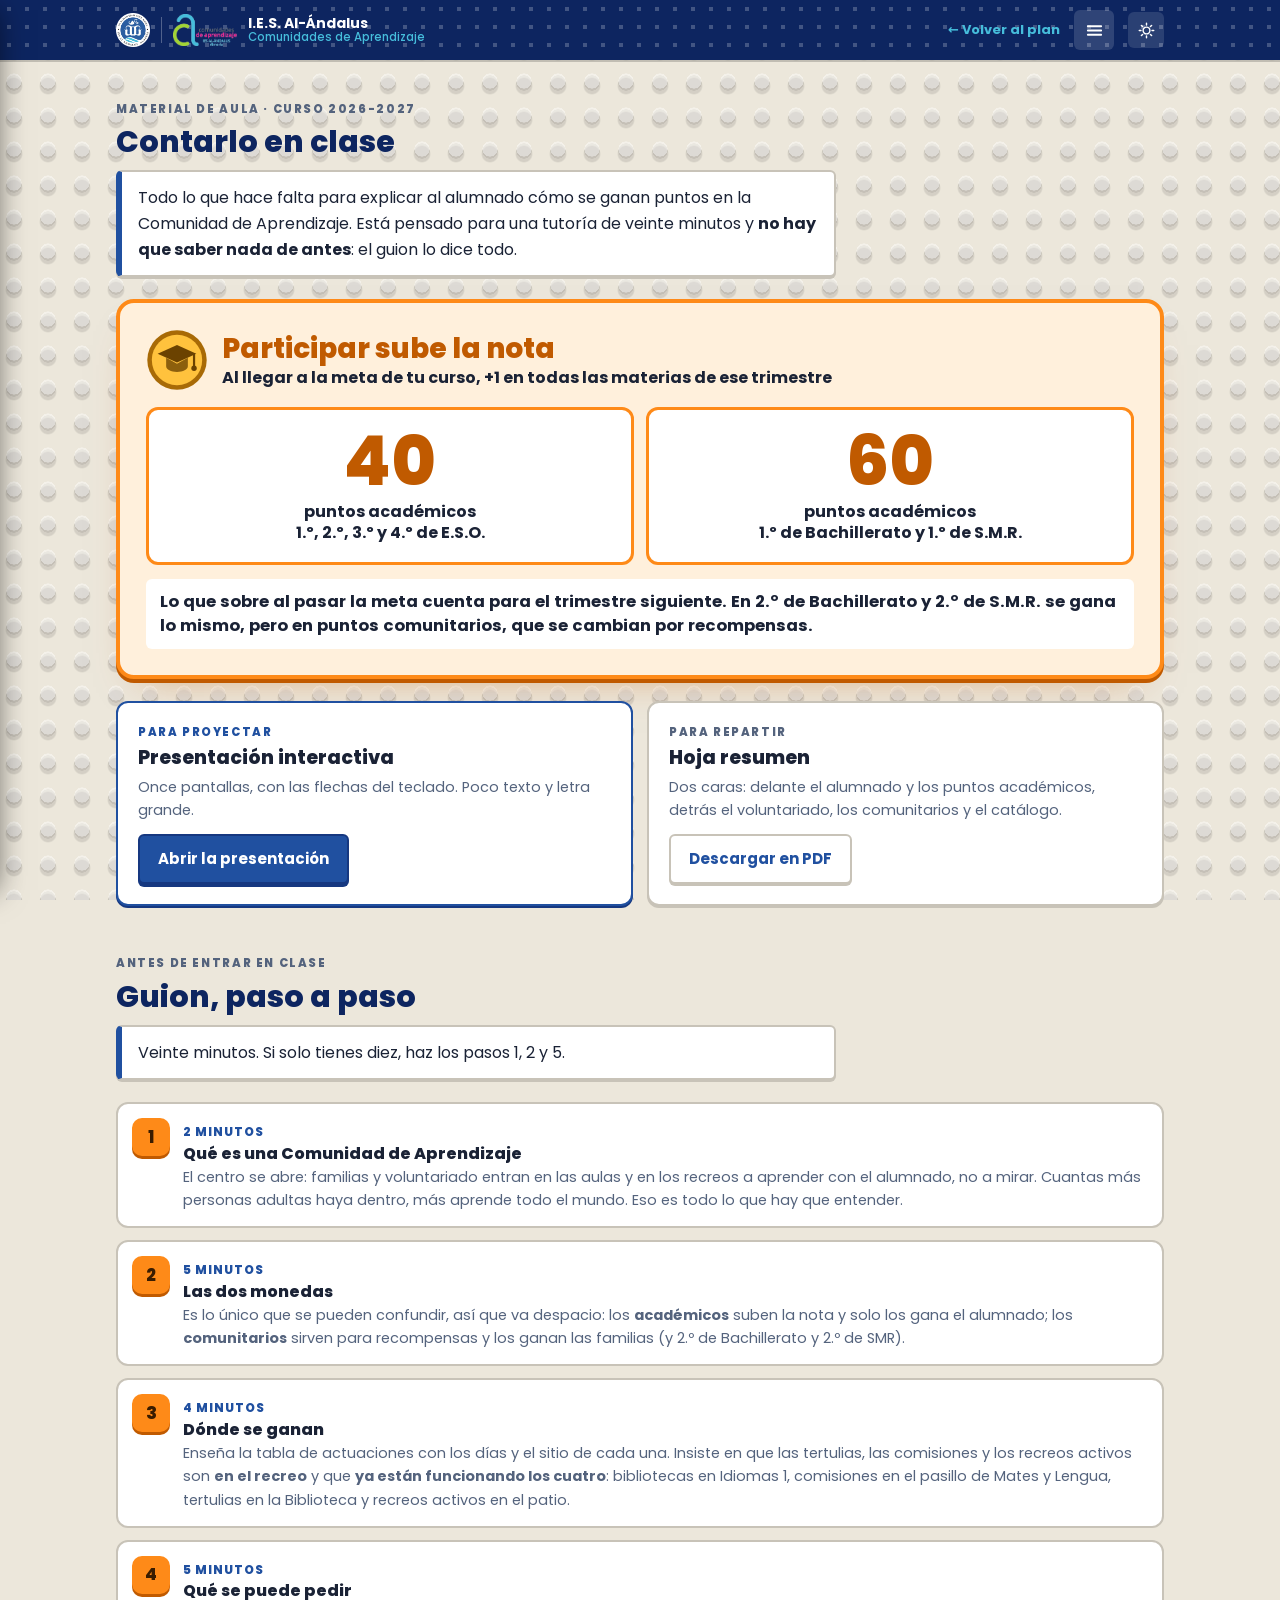
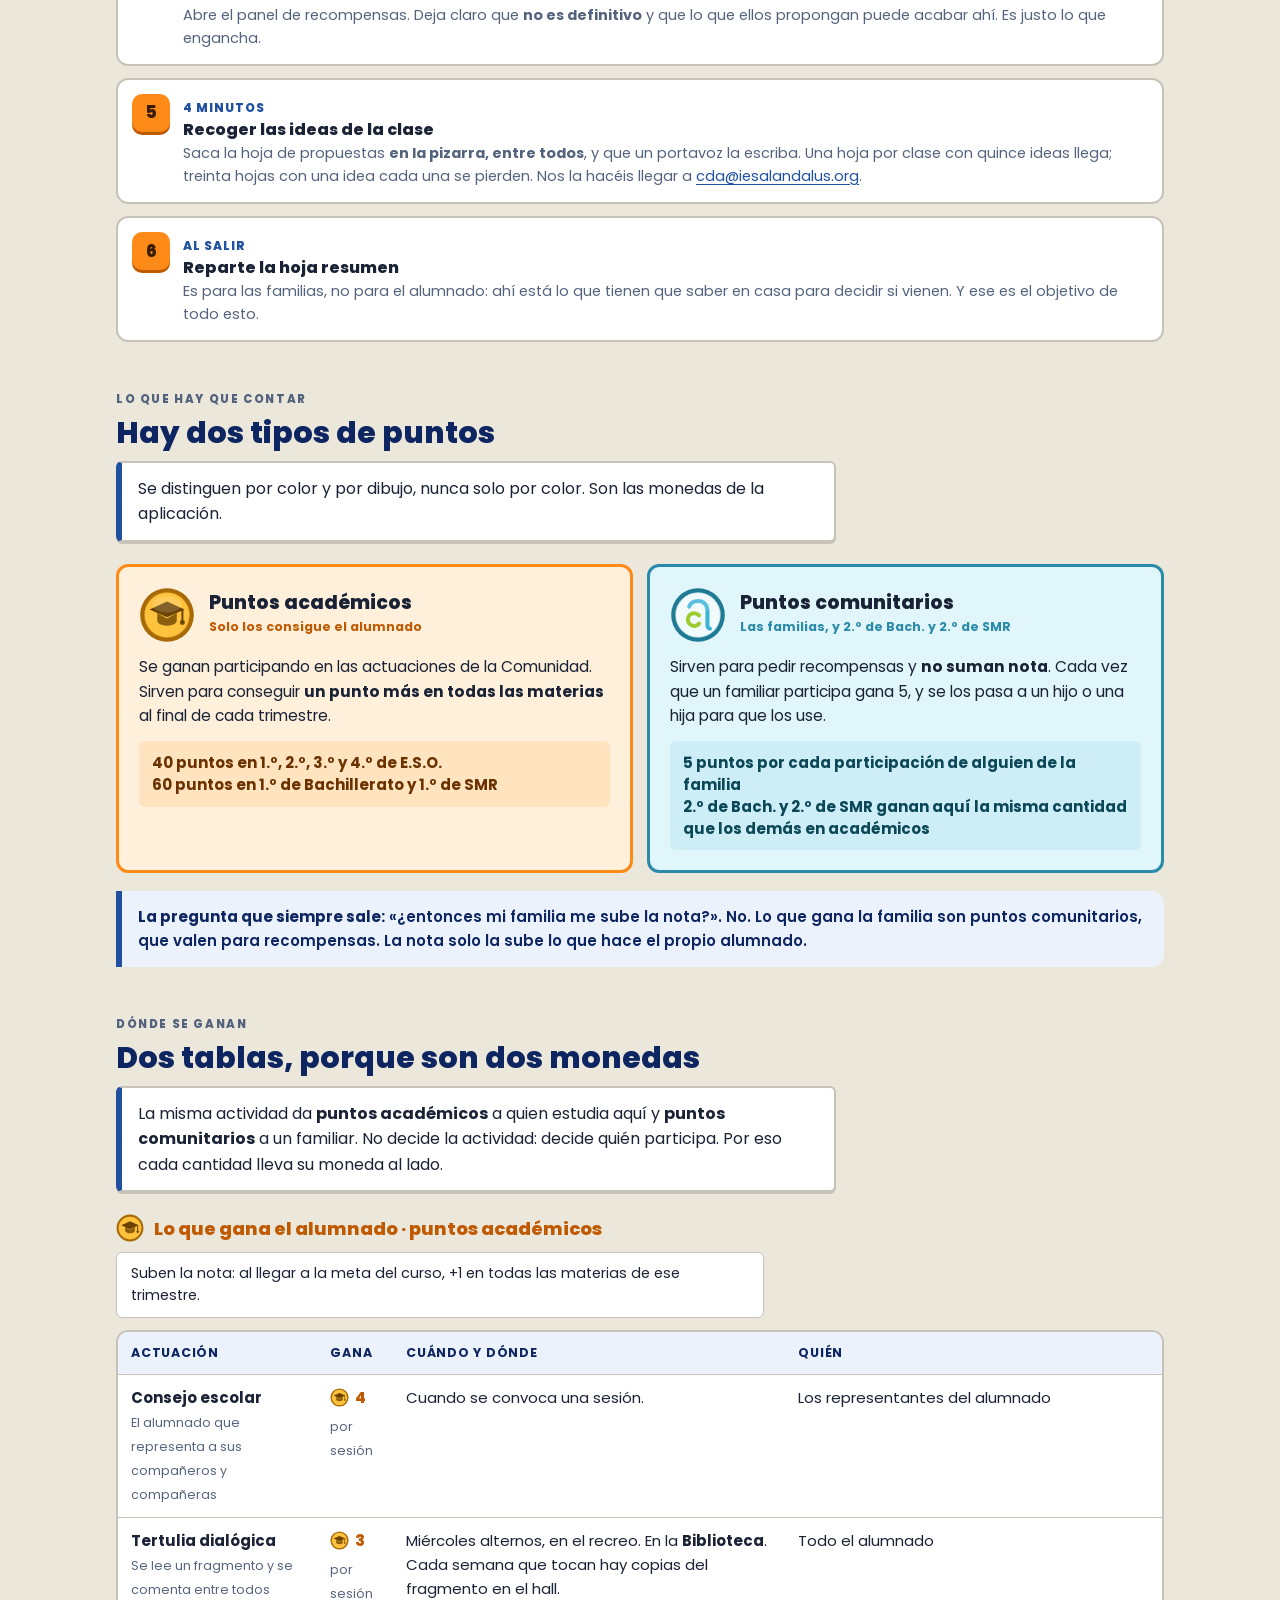
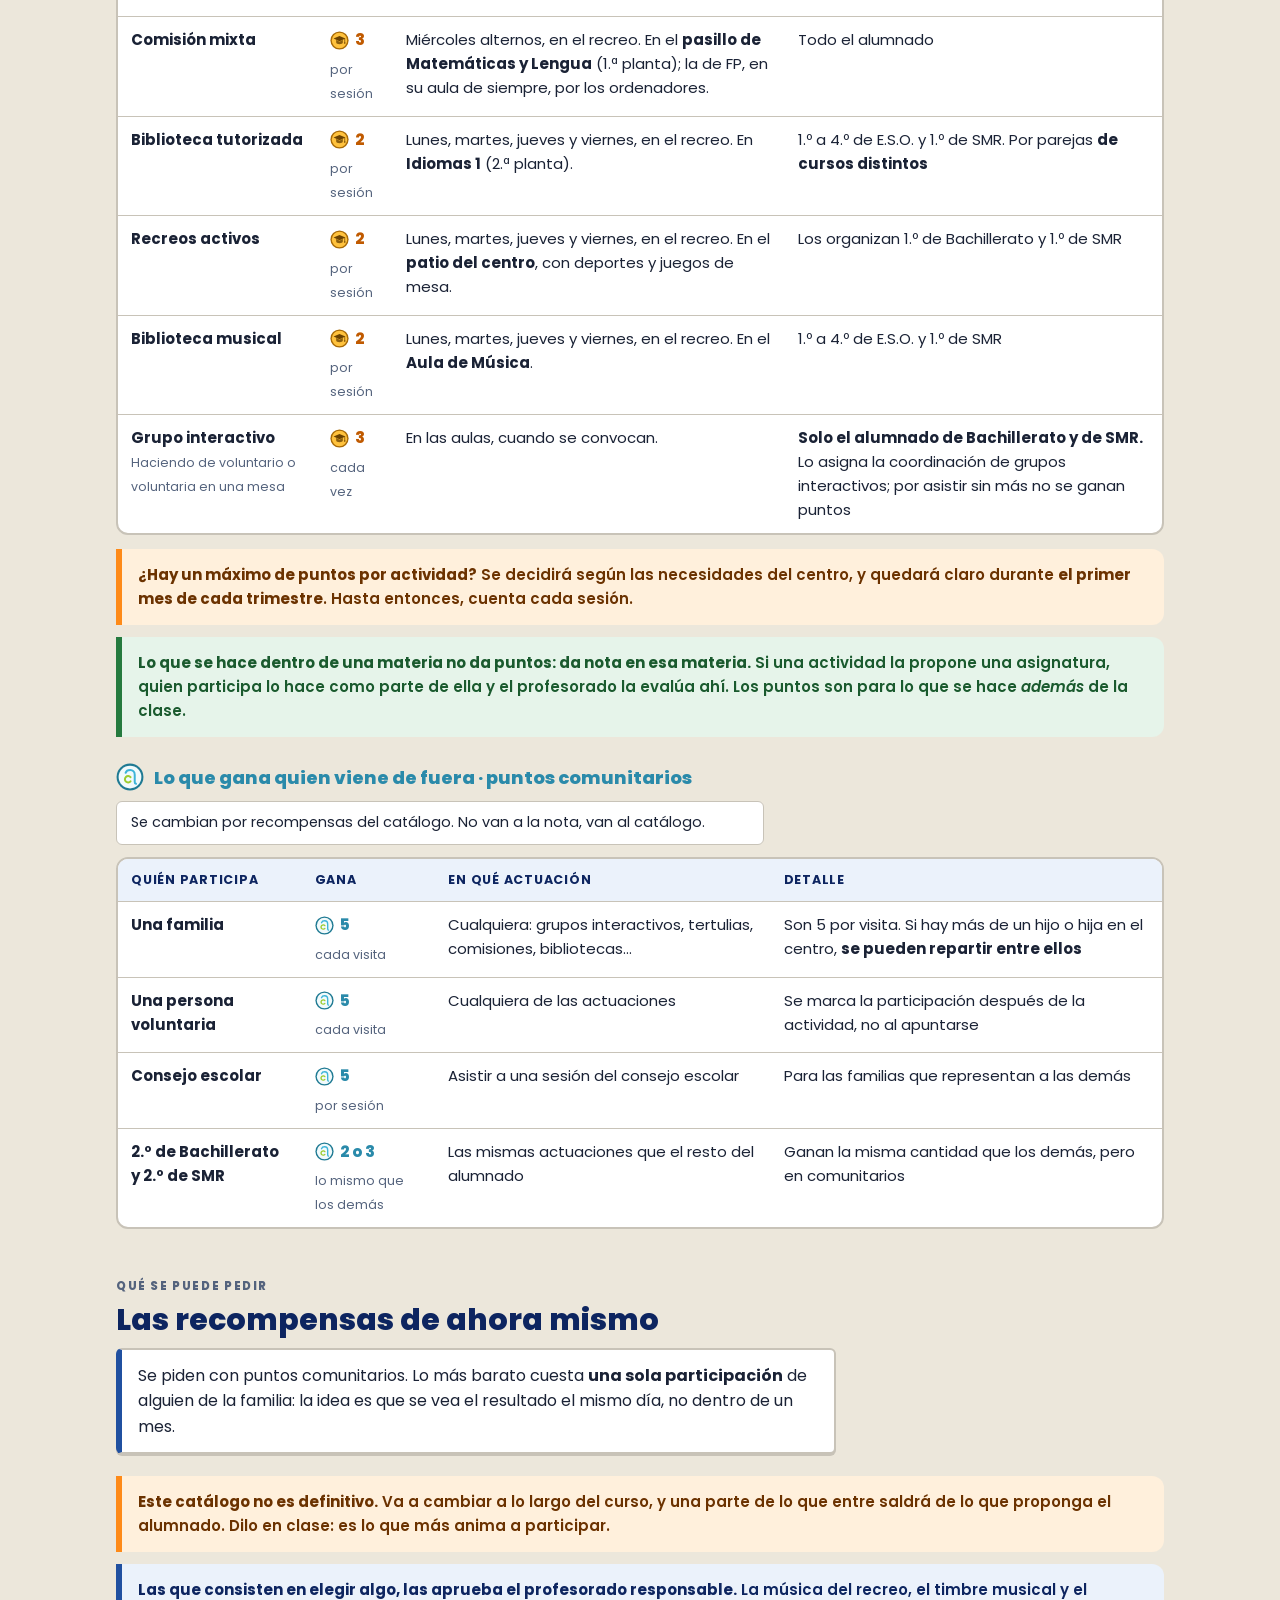
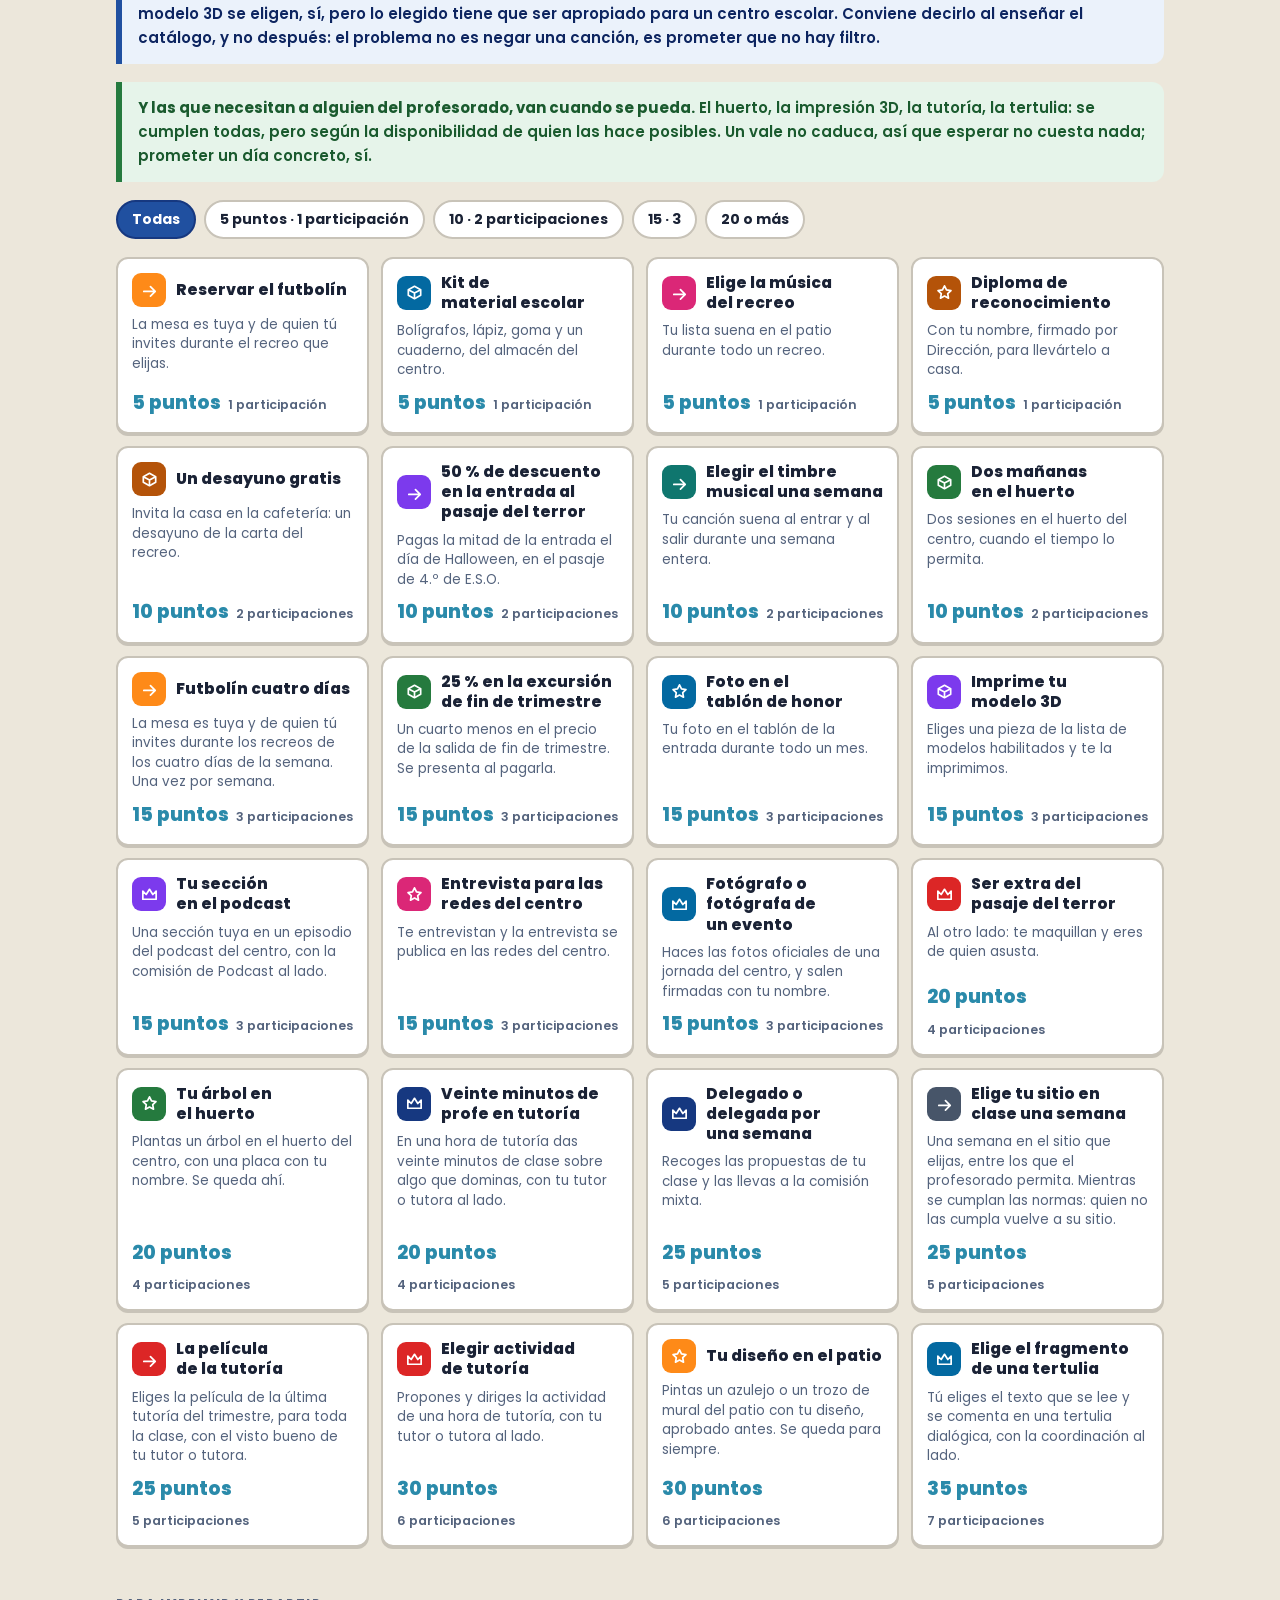
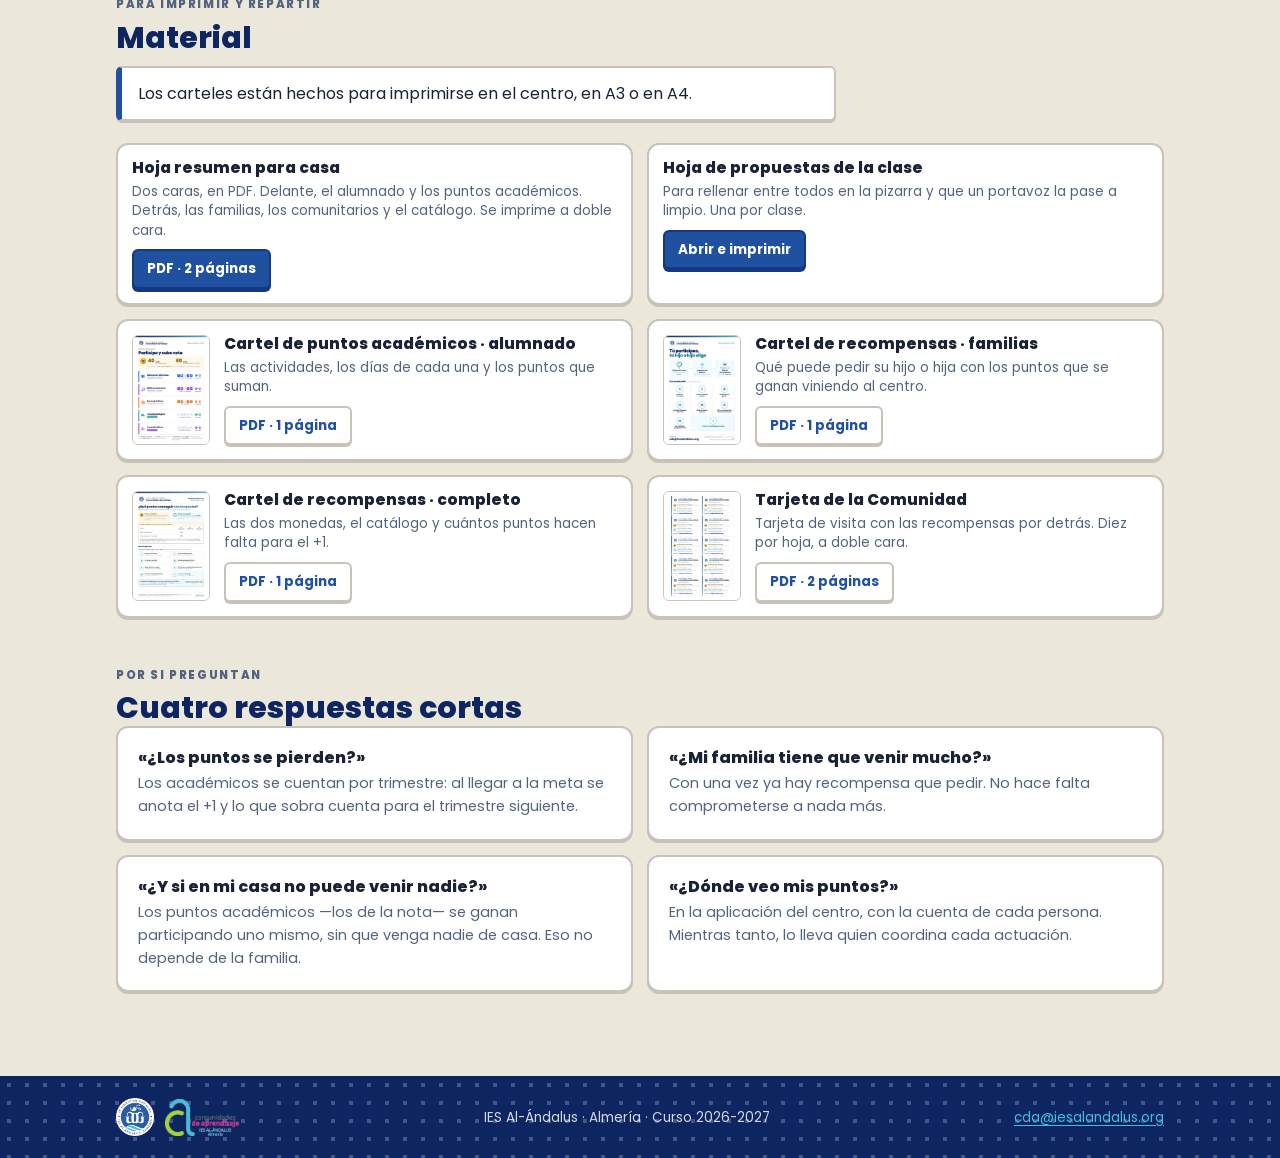
<file: profesorado/index.html>
<!DOCTYPE html>
<html lang="es">
<head>
<meta charset="utf-8">
<meta name="viewport" content="width=device-width, initial-scale=1">
<meta name="robots" content="noindex, nofollow">
<title>Contarlo en clase</title>
<meta name="description" content="Todo lo que hace falta para explicar al alumnado los puntos académicos y comunitarios de la Comunidad de Aprendizaje: guion, presentación, carteles y hoja resumen.">
<meta name="theme-color" content="#0D2560">

<!--
    Material de aula para el profesorado que lo va a contar.

    Todos los números salen de la aplicación y no de un documento aparte:

      · metas 40 / 60 ............ config/cda.php  (puntos_academicos_meta,
                                   puntos_academicos_meta_por_curso)
      · 5 puntos por participación config/cda.php  (volunteer_credits)
      · puntos de cada actuación . database/seeders/PointActivitySeeder.php
      · catálogo de recompensas .. database/seeders/BenefitSeeder.php
      · las monedas .............. resources/views/components/moneda.blade.php

    Dos cosas que se evitan a propósito, como en la página de familias:
    no se dice «premio», «regalar» ni «cobrar» —los puntos se ganan
    participando— y el catálogo lleva siempre su aviso de provisional.
-->

<link rel="icon" href="../assets/favicon.svg" type="image/svg+xml">
<link rel="preconnect" href="https://fonts.googleapis.com">
<link rel="preconnect" href="https://fonts.gstatic.com" crossorigin>
<link rel="stylesheet" href="https://fonts.googleapis.com/css2?family=Poppins:wght@400;600;700;800&display=swap">
<link rel="stylesheet" href="estilo.css?v=202609301230">
</head>
<body>
<a class="saltar" href="#empieza">Saltar al contenido</a>

<!-- Las dos monedas, definidas una vez y reutilizadas en las tablas. -->
<svg width="0" height="0" style="position:absolute" aria-hidden="true" focusable="false">
  <symbol id="m-acad" viewBox="0 0 48 48">
    <circle cx="24" cy="24" r="23" fill="#A86A06"/>
    <circle cx="24" cy="24" r="19.5" fill="#FFC23D"/>
    <path d="M24 12.4 39 19.2 24 26 9 19.2Z" fill="#6B4200"/>
    <path d="M15.6 22.2v6.6c0 2.6 3.8 4.4 8.4 4.4s8.4-1.8 8.4-4.4v-6.6L24 26.9Z" fill="#6B4200" opacity=".78"/>
    <path d="M37.2 20v8.4" stroke="#6B4200" stroke-width="1.7" stroke-linecap="round" fill="none"/>
    <circle cx="37.2" cy="30.4" r="2.1" fill="#6B4200"/>
  </symbol>
  <symbol id="m-com" viewBox="0 0 48 48">
    <circle cx="24" cy="24" r="23" fill="#1F7A93"/>
    <circle cx="24" cy="24" r="19.5" fill="#F1FAFC"/>
    <g transform="translate(13.6 11.2) scale(0.0547)" fill="none" stroke-width="62" stroke-linecap="round">
      <path d="M52 104 C 74 42 132 16 196 16 C 272 16 338 72 338 162 L 338 392 C 338 428 352 444 378 448" stroke="#3CB4D8"/>
      <path d="M207 369 A 100 100 0 1 1 207 241" stroke="#9CCC30"/>
    </g>
  </symbol>
</svg>

<header class="barra">
  <div class="barra__fila">
    <a class="marca" href="../">
      <img class="ies" src="../assets/logo-ies.png" width="520" height="520" alt="">
      <span class="marca__raya"></span>
      <img class="cda" src="../assets/logo-cda.png" width="700" height="346" alt="">
      <span class="marca__txt">I.E.S. Al-Ándalus<small>Comunidades de Aprendizaje</small></span>
    </a>
    <a class="volver" href="../">← Volver al plan</a>
    <button class="btn-menu" id="btn-menu" aria-label="Secciones de la página"
            aria-expanded="false" aria-controls="menu-lateral" title="Secciones">
      <svg width="19" height="19" viewBox="0 0 20 20" fill="none" stroke="currentColor" stroke-width="2" aria-hidden="true">
        <path d="M3 5.5h14M3 10h14M3 14.5h14" stroke-linecap="round"/>
      </svg>
    </button>
    <button class="icono-btn" id="btn-tema" aria-label="Cambiar entre modo claro y oscuro" title="Modo claro / oscuro">
      <svg width="17" height="17" viewBox="0 0 20 20" fill="none" stroke="currentColor" stroke-width="1.7" aria-hidden="true">
        <circle cx="10" cy="10" r="4"/><path d="M10 1.5v2M10 16.5v2M1.5 10h2M16.5 10h2M4 4l1.4 1.4M14.6 14.6 16 16M16 4l-1.4 1.4M5.4 14.6 4 16" stroke-linecap="round"/>
      </svg>
    </button>
  </div>
</header>

<!-- El menú, plegado siempre: la página es larga y lo que hace falta es
     poder saltar, no una columna fija comiendo sitio. -->
<div class="velo" id="velo" hidden></div>
<nav class="menu-lateral" id="menu-lateral" aria-label="Secciones de la página" aria-hidden="true">
  <div class="menu-lateral__cab">
    <strong>Material de aula<small>Comunidades de Aprendizaje</small></strong>
    <button type="button" class="menu-lateral__cerrar" id="menu-cerrar" aria-label="Cerrar el menú">
      <svg width="17" height="17" viewBox="0 0 20 20" fill="none" stroke="currentColor" stroke-width="2.2" aria-hidden="true">
        <path d="M5 5l10 10M15 5L5 15" stroke-linecap="round"/>
      </svg>
    </button>
  </div>
  <ol>
      <li><a href="#empieza">Empieza aquí</a></li>
      <li><a href="#guion">Guion paso a paso</a></li>
      <li><a href="#monedas">Las dos monedas</a></li>
      <li><a href="#baremo">Dónde se ganan</a></li>
      <li><a href="#recompensas">Las recompensas</a></li>
      <li><a href="#material">Material para imprimir</a></li>
      <li><a href="#dudas">Por si preguntan</a></li>
  </ol>
</nav>


<main>

<!-- ============================ PORTADA ============================ -->
<section class="seccion" id="empieza">
  <div class="contenedor">
    <p class="rotulo">Material de aula · Curso 2026-2027</p>
    <h2 class="titulo">Contarlo en clase</h2>
    <p class="entradilla">
      Todo lo que hace falta para explicar al alumnado cómo se ganan puntos en
      la Comunidad de Aprendizaje. Está pensado para una tutoría de veinte
      minutos y <strong>no hay que saber nada de antes</strong>: el guion lo
      dice todo.
    </p>

    <!-- Lo primero de la página: el dato que decide si alguien participa. -->
    <div class="meta-grande">
      <div class="meta-grande__cab">
        <svg role="img" aria-label="Moneda de puntos académicos"><use href="#m-acad"/></svg>
        <h2>Participar sube la nota
          <span>Al llegar a la meta de tu curso, <strong>+1 en todas las materias</strong> de ese trimestre</span>
        </h2>
      </div>
      <div class="meta-grande__cifras">
        <div class="meta-grande__cifra">
          <b>40</b>
          <span>puntos académicos<br>1.º, 2.º, 3.º y 4.º de E.S.O.</span>
        </div>
        <div class="meta-grande__cifra">
          <b>60</b>
          <span>puntos académicos<br>1.º de Bachillerato y 1.º de S.M.R.</span>
        </div>
      </div>
      <p class="meta-grande__pie">
        Lo que sobre al pasar la meta cuenta para el trimestre siguiente. En 2.º de Bachillerato y
        2.º de S.M.R. se gana lo mismo, pero en puntos comunitarios, que se cambian por recompensas.
      </p>
    </div>

    <div class="rejilla rejilla--2">
      <a class="ladrillo ladrillo--acento" href="presentacion.html" style="text-decoration:none;color:inherit">
        <p class="rotulo" style="color:var(--lb)">Para proyectar</p>
        <h3 style="font-size:19px;margin-bottom:6px">Presentación interactiva</h3>
        <p style="font-size:14.5px;color:var(--muted)">Once pantallas, con las flechas del teclado. Poco texto y letra grande.</p>
        <span class="btn" style="margin-top:12px">Abrir la presentación</span>
      </a>
      <div class="ladrillo">
        <p class="rotulo">Para repartir</p>
        <h3 style="font-size:19px;margin-bottom:6px">Hoja resumen</h3>
        <p style="font-size:14.5px;color:var(--muted)">Dos caras: delante el alumnado y los puntos académicos, detrás el voluntariado, los comunitarios y el catálogo.</p>
        <a class="btn btn--suave" style="margin-top:12px" href="descargas/hoja-resumen.pdf" download>Descargar en PDF</a>
      </div>
    </div>
  </div>
</section>

<!-- ======================= GUION DEL DOCENTE ======================= -->
<section class="seccion" id="guion">
  <div class="contenedor">
    <p class="rotulo">Antes de entrar en clase</p>
    <h2 class="titulo">Guion, paso a paso</h2>
    <p class="entradilla">
      Veinte minutos. Si solo tienes diez, haz los pasos 1, 2 y 5.
    </p>

    <ol class="pasos">
      <li>
        <div>
          <span class="minuto">2 minutos</span>
          <h3>Qué es una Comunidad de Aprendizaje</h3>
          <p>El centro se abre: familias y voluntariado entran en las aulas y en los recreos a
             aprender con el alumnado, no a mirar. Cuantas más personas adultas haya dentro,
             más aprende todo el mundo. Eso es todo lo que hay que entender.</p>
        </div>
      </li>
      <li>
        <div>
          <span class="minuto">5 minutos</span>
          <h3>Las dos monedas</h3>
          <p>Es lo único que se pueden confundir, así que va despacio: los <strong>académicos</strong>
             suben la nota y solo los gana el alumnado; los <strong>comunitarios</strong> sirven para
             recompensas y los ganan las familias (y 2.º de Bachillerato y 2.º de SMR).</p>
        </div>
      </li>
      <li>
        <div>
          <span class="minuto">4 minutos</span>
          <h3>Dónde se ganan</h3>
          <p>Enseña la tabla de actuaciones con los días y el sitio de cada una. Insiste en que
             las tertulias, las comisiones y los recreos activos son <strong>en el recreo</strong> y que <strong>ya están funcionando los cuatro</strong>: bibliotecas en Idiomas 1, comisiones en el pasillo de Mates y Lengua, tertulias en la Biblioteca y recreos activos en el patio.</p>
        </div>
      </li>
      <li>
        <div>
          <span class="minuto">5 minutos</span>
          <h3>Qué se puede pedir</h3>
          <p>Abre el panel de recompensas. Deja claro que <strong>no es definitivo</strong> y que
             lo que ellos propongan puede acabar ahí. Es justo lo que engancha.</p>
        </div>
      </li>
      <li>
        <div>
          <span class="minuto">4 minutos</span>
          <h3>Recoger las ideas de la clase</h3>
          <p>Saca la hoja de propuestas <strong>en la pizarra, entre todos</strong>, y que un
             portavoz la escriba. Una hoja por clase con quince ideas llega; treinta hojas con
             una idea cada una se pierden. Nos la hacéis llegar a
             <a href="mailto:cda@iesalandalus.org">cda@iesalandalus.org</a>.</p>
        </div>
      </li>
      <li>
        <div>
          <span class="minuto">Al salir</span>
          <h3>Reparte la hoja resumen</h3>
          <p>Es para las familias, no para el alumnado: ahí está lo que tienen que saber en casa
             para decidir si vienen. Y ese es el objetivo de todo esto.</p>
        </div>
      </li>
    </ol>
  </div>
</section>

<!-- =========================== LAS MONEDAS ========================== -->
<section class="seccion" id="monedas">
  <div class="contenedor">
    <p class="rotulo">Lo que hay que contar</p>
    <h2 class="titulo">Hay dos tipos de puntos</h2>
    <p class="entradilla">Se distinguen por color y por dibujo, nunca solo por color. Son las monedas de la aplicación.</p>

    <div class="rejilla rejilla--2">
      <div class="moneda moneda--acad">
        <div class="moneda__cab">
          <svg viewBox="0 0 48 48" role="img" aria-label="Puntos académicos">
            <circle cx="24" cy="24" r="23" fill="#A86A06"/>
            <circle cx="24" cy="24" r="19.5" fill="#FFC23D"/>
            <circle cx="24" cy="24" r="19.5" fill="none" stroke="#A86A06" stroke-opacity=".3" stroke-width="1.4"/>
            <path d="M24 12.4 39 19.2 24 26 9 19.2Z" fill="#6B4200"/>
            <path d="M15.6 22.2v6.6c0 2.6 3.8 4.4 8.4 4.4s8.4-1.8 8.4-4.4v-6.6L24 26.9Z" fill="#6B4200" opacity=".78"/>
            <path d="M37.2 20v8.4" stroke="#6B4200" stroke-width="1.7" stroke-linecap="round" fill="none"/>
            <circle cx="37.2" cy="30.4" r="2.1" fill="#6B4200"/>
            <ellipse cx="24" cy="15" rx="12.5" ry="7" fill="#fff" opacity=".16"/>
          </svg>
          <div>
            <h3>Puntos académicos</h3>
            <span class="moneda__quien">Solo los consigue el alumnado</span>
          </div>
        </div>
        <p>Se ganan participando en las actuaciones de la Comunidad. Sirven para conseguir
           <strong>un punto más en todas las materias</strong> al final de cada trimestre.</p>
        <span class="moneda__clave">
          40 puntos en 1.º, 2.º, 3.º y 4.º de E.S.O.<br>
          60 puntos en 1.º de Bachillerato y 1.º de SMR
        </span>
      </div>

      <div class="moneda moneda--com">
        <div class="moneda__cab">
          <svg viewBox="0 0 48 48" role="img" aria-label="Puntos comunitarios">
            <circle cx="24" cy="24" r="23" fill="#1F7A93"/>
            <circle cx="24" cy="24" r="19.5" fill="#F1FAFC"/>
            <circle cx="24" cy="24" r="19.5" fill="none" stroke="#1F7A93" stroke-opacity=".3" stroke-width="1.4"/>
            <g transform="translate(13.6 11.2) scale(0.0547)" fill="none" stroke-width="62" stroke-linecap="round">
              <path d="M52 104 C 74 42 132 16 196 16 C 272 16 338 72 338 162 L 338 392 C 338 428 352 444 378 448" stroke="#3CB4D8"/>
              <path d="M207 369 A 100 100 0 1 1 207 241" stroke="#9CCC30"/>
            </g>
            <ellipse cx="24" cy="15" rx="12.5" ry="7" fill="#fff" opacity=".16"/>
          </svg>
          <div>
            <h3>Puntos comunitarios</h3>
            <span class="moneda__quien">Las familias, y 2.º de Bach. y 2.º de SMR</span>
          </div>
        </div>
        <p>Sirven para pedir recompensas y <strong>no suman nota</strong>. Cada vez que un
           familiar participa gana 5, y se los pasa a un hijo o una hija para que los use.</p>
        <span class="moneda__clave">
          5 puntos por cada participación de alguien de la familia<br>
          2.º de Bach. y 2.º de SMR ganan aquí la misma cantidad que los demás en académicos
        </span>
      </div>
    </div>

    <p class="aviso aviso--azul" style="margin-top:18px">
      <strong>La pregunta que siempre sale:</strong> «¿entonces mi familia me sube la nota?».
      No. Lo que gana la familia son puntos comunitarios, que valen para recompensas.
      La nota solo la sube lo que hace el propio alumnado.
    </p>
  </div>
</section>

<!-- ============================= BAREMO ============================= -->
<section class="seccion" id="baremo">
  <div class="contenedor">
    <p class="rotulo">Dónde se ganan</p>
    <h2 class="titulo">Dos tablas, porque son dos monedas</h2>
    <p class="entradilla">
      La misma actividad da <strong>puntos académicos</strong> a quien estudia aquí y
      <strong>puntos comunitarios</strong> a un familiar. No decide la actividad: decide quién
      participa. Por eso cada cantidad lleva su moneda al lado.
    </p>

    <h3 style="display:flex;align-items:center;gap:10px;font-size:18px;color:var(--orange-d);margin-bottom:10px">
      <svg class="mini" style="width:28px;height:28px" aria-hidden="true"><use href="#m-acad"/></svg>
      Lo que gana el alumnado · puntos académicos
    </h3>
    <p class="nota-seccion">Suben la nota: al llegar a la meta del curso, +1 en todas las materias de ese trimestre.</p>

    <div class="tabla-caja">
      <table>
        <thead>
          <tr>
            <th scope="col">Actuación</th>
            <th scope="col">Gana</th>
            <th scope="col">Cuándo y dónde</th>
            <th scope="col">Quién</th>
          </tr>
        </thead>
        <tbody>
          <tr>
            <td><strong>Consejo escolar</strong><br><small style="color:var(--muted)">El alumnado que representa a sus compañeros y compañeras</small></td>
            <td><span class="valor valor--acad"><svg class="mini" aria-hidden="true"><use href="#m-acad"/></svg>4</span><br><small style="color:var(--muted)">por sesión</small></td>
            <td>Cuando se convoca una sesión.</td>
            <td>Los representantes del alumnado</td>
          </tr>
          <tr>
            <td><strong>Tertulia dialógica</strong><br><small style="color:var(--muted)">Se lee un fragmento y se comenta entre todos</small></td>
            <td><span class="valor valor--acad"><svg class="mini" aria-hidden="true"><use href="#m-acad"/></svg>3</span><br><small style="color:var(--muted)">por sesión</small></td>
            <td>Miércoles alternos, en el recreo. En la <strong>Biblioteca</strong>. Cada semana que tocan hay copias del fragmento en el hall.</td>
            <td>Todo el alumnado</td>
          </tr>
          <tr>
            <td><strong>Comisión mixta</strong></td>
            <td><span class="valor valor--acad"><svg class="mini" aria-hidden="true"><use href="#m-acad"/></svg>3</span><br><small style="color:var(--muted)">por sesión</small></td>
            <td>Miércoles alternos, en el recreo. En el <strong>pasillo de Matemáticas y Lengua</strong> (1.ª planta); la de FP, en su aula de siempre, por los ordenadores.</td>
            <td>Todo el alumnado</td>
          </tr>
          <tr>
            <td><strong>Biblioteca tutorizada</strong></td>
            <td><span class="valor valor--acad"><svg class="mini" aria-hidden="true"><use href="#m-acad"/></svg>2</span><br><small style="color:var(--muted)">por sesión</small></td>
            <td>Lunes, martes, jueves y viernes, en el recreo. En <strong>Idiomas 1</strong> (2.ª planta).</td>
            <td>1.º a 4.º de E.S.O. y 1.º de SMR. Por parejas <strong>de cursos distintos</strong></td>
          </tr>
          <tr>
            <td><strong>Recreos activos</strong></td>
            <td><span class="valor valor--acad"><svg class="mini" aria-hidden="true"><use href="#m-acad"/></svg>2</span><br><small style="color:var(--muted)">por sesión</small></td>
            <td>Lunes, martes, jueves y viernes, en el recreo. En el <strong>patio del centro</strong>, con deportes y juegos de mesa.</td>
            <td>Los organizan 1.º de Bachillerato y 1.º de SMR</td>
          </tr>
          <tr>
            <td><strong>Biblioteca musical</strong></td>
            <td><span class="valor valor--acad"><svg class="mini" aria-hidden="true"><use href="#m-acad"/></svg>2</span><br><small style="color:var(--muted)">por sesión</small></td>
            <td>Lunes, martes, jueves y viernes, en el recreo. En el <strong>Aula de Música</strong>.</td>
            <td>1.º a 4.º de E.S.O. y 1.º de SMR</td>
          </tr>
          <tr>
            <td><strong>Grupo interactivo</strong><br><small style="color:var(--muted)">Haciendo de voluntario o voluntaria en una mesa</small></td>
            <td><span class="valor valor--acad"><svg class="mini" aria-hidden="true"><use href="#m-acad"/></svg>3</span><br><small style="color:var(--muted)">cada vez</small></td>
            <td>En las aulas, cuando se convocan.</td>
            <td><strong>Solo el alumnado de Bachillerato y de SMR.</strong> Lo asigna la coordinación de grupos interactivos; por asistir sin más no se ganan puntos</td>
          </tr>
        </tbody>
      </table>
    </div>

    <p class="aviso" style="margin-top:14px">
      <strong>¿Hay un máximo de puntos por actividad?</strong> Se decidirá según las necesidades del
      centro, y quedará claro durante <strong>el primer mes de cada trimestre</strong>. Hasta
      entonces, cuenta cada sesión.
    </p>

    <p class="aviso aviso--verde" style="margin-top:12px">
      <strong>Lo que se hace dentro de una materia no da puntos: da nota en esa materia.</strong>
      Si una actividad la propone una asignatura, quien participa lo hace como parte de ella y
      el profesorado la evalúa ahí. Los puntos son para lo que se hace <em>además</em> de la clase.
    </p>

    <h3 style="display:flex;align-items:center;gap:10px;font-size:18px;color:var(--cyan-d);margin:26px 0 10px">
      <svg class="mini" style="width:28px;height:28px" aria-hidden="true"><use href="#m-com"/></svg>
      Lo que gana quien viene de fuera · puntos comunitarios
    </h3>
    <p class="nota-seccion">Se cambian por recompensas del catálogo. No van a la nota, van al catálogo.</p>

    <div class="tabla-caja">
      <table>
        <thead>
          <tr>
            <th scope="col">Quién participa</th>
            <th scope="col">Gana</th>
            <th scope="col">En qué actuación</th>
            <th scope="col">Detalle</th>
          </tr>
        </thead>
        <tbody>
          <tr>
            <td><strong>Una familia</strong></td>
            <td><span class="valor valor--com"><svg class="mini" aria-hidden="true"><use href="#m-com"/></svg>5</span><br><small style="color:var(--muted)">cada visita</small></td>
            <td>Cualquiera: grupos interactivos, tertulias, comisiones, bibliotecas…</td>
            <td>Son 5 por visita. Si hay más de un hijo o hija en el centro, <strong>se pueden repartir entre ellos</strong></td>
          </tr>
          <tr>
            <td><strong>Una persona voluntaria</strong></td>
            <td><span class="valor valor--com"><svg class="mini" aria-hidden="true"><use href="#m-com"/></svg>5</span><br><small style="color:var(--muted)">cada visita</small></td>
            <td>Cualquiera de las actuaciones</td>
            <td>Se marca la participación después de la actividad, no al apuntarse</td>
          </tr>
          <tr>
            <td><strong>Consejo escolar</strong></td>
            <td><span class="valor valor--com"><svg class="mini" aria-hidden="true"><use href="#m-com"/></svg>5</span><br><small style="color:var(--muted)">por sesión</small></td>
            <td>Asistir a una sesión del consejo escolar</td>
            <td>Para las familias que representan a las demás</td>
          </tr>
          <tr>
            <td><strong>2.º de Bachillerato<br>y 2.º de SMR</strong></td>
            <td><span class="valor valor--com"><svg class="mini" aria-hidden="true"><use href="#m-com"/></svg>2 o 3</span><br><small style="color:var(--muted)">lo mismo que los demás</small></td>
            <td>Las mismas actuaciones que el resto del alumnado</td>
            <td>Ganan la misma cantidad que los demás, pero en comunitarios</td>
          </tr>
        </tbody>
      </table>
    </div>

  </div>
</section>

<!-- =========================== RECOMPENSAS ========================== -->
<section class="seccion" id="recompensas">
  <div class="contenedor">
    <p class="rotulo">Qué se puede pedir</p>
    <h2 class="titulo">Las recompensas de ahora mismo</h2>
    <p class="entradilla">
      Se piden con puntos comunitarios. Lo más barato cuesta <strong>una sola participación</strong>
      de alguien de la familia: la idea es que se vea el resultado el mismo día, no dentro de un mes.
    </p>

    <p class="aviso" style="margin-bottom:12px">
      <strong>Este catálogo no es definitivo.</strong> Va a cambiar a lo largo del curso, y una
      parte de lo que entre saldrá de lo que proponga el alumnado. Dilo en clase: es lo que más
      anima a participar.
    </p>

    <p class="aviso aviso--azul" style="margin-bottom:18px">
      <strong>Las que consisten en elegir algo, las aprueba el profesorado responsable.</strong>
      La música del recreo, el timbre musical y el modelo 3D se eligen, sí, pero lo elegido tiene
      que ser apropiado para un centro escolar. Conviene decirlo al enseñar el catálogo, y no
      después: el problema no es negar una canción, es prometer que no hay filtro.
    </p>

    <p class="aviso aviso--verde" style="margin-bottom:18px">
      <strong>Y las que necesitan a alguien del profesorado, van cuando se pueda.</strong>
      El huerto, la impresión 3D, la tutoría, la tertulia: se cumplen todas, pero según la
      disponibilidad de quien las hace posibles. Un vale no caduca, así que esperar no cuesta
      nada; prometer un día concreto, sí.
    </p>

    <ul class="precios no-imprimir" role="group" aria-label="Filtrar por precio">
      <li><button type="button" data-filtro="todo" aria-pressed="true">Todas</button></li>
      <li><button type="button" data-filtro="5" aria-pressed="false">5 puntos · 1 participación</button></li>
      <li><button type="button" data-filtro="10" aria-pressed="false">10 · 2 participaciones</button></li>
      <li><button type="button" data-filtro="15" aria-pressed="false">15 · 3</button></li>
      <li><button type="button" data-filtro="20" aria-pressed="false">20 o más</button></li>
    </ul>

    <ul class="recompensas" id="lista-recompensas"></ul>
  </div>
</section>

<!-- ============================ MATERIAL ============================ -->
<section class="seccion" id="material">
  <div class="contenedor">
    <p class="rotulo">Para imprimir y repartir</p>
    <h2 class="titulo">Material</h2>
    <p class="entradilla">Los carteles están hechos para imprimirse en el centro, en A3 o en A4.</p>

    <div class="rejilla rejilla--2">

      <div class="material">
        <div>
          <h3>Hoja resumen para casa</h3>
          <p>Dos caras, en PDF. Delante, el alumnado y los puntos académicos. Detrás, las familias, los comunitarios y el catálogo. Se imprime a doble cara.</p>
          <a class="btn" href="descargas/hoja-resumen.pdf" download>PDF · 2 páginas</a>
        </div>
      </div>

      <div class="material">
        <div>
          <h3>Hoja de propuestas de la clase</h3>
          <p>Para rellenar entre todos en la pizarra y que un portavoz la pase a limpio. Una por clase.</p>
          <a class="btn" href="propuestas.html">Abrir e imprimir</a>
        </div>
      </div>

      <div class="material">
        <img src="descargas/miniaturas/cartel-puntos-academicos.jpg" alt="" loading="lazy">
        <div>
          <h3>Cartel de puntos académicos · alumnado</h3>
          <p>Las actividades, los días de cada una y los puntos que suman.</p>
          <a class="btn btn--suave" href="descargas/cartel-puntos-academicos.pdf">PDF · 1 página</a>
        </div>
      </div>

      <div class="material">
        <img src="descargas/miniaturas/cartel-recompensas-familias.jpg" alt="" loading="lazy">
        <div>
          <h3>Cartel de recompensas · familias</h3>
          <p>Qué puede pedir su hijo o hija con los puntos que se ganan viniendo al centro.</p>
          <a class="btn btn--suave" href="descargas/cartel-recompensas-familias.pdf">PDF · 1 página</a>
        </div>
      </div>

      <div class="material">
        <img src="descargas/miniaturas/cartel-recompensas.jpg" alt="" loading="lazy">
        <div>
          <h3>Cartel de recompensas · completo</h3>
          <p>Las dos monedas, el catálogo y cuántos puntos hacen falta para el +1.</p>
          <a class="btn btn--suave" href="descargas/cartel-recompensas.pdf">PDF · 1 página</a>
        </div>
      </div>

      <div class="material">
        <img src="descargas/miniaturas/tarjeta-comunidad-aprendizaje.jpg" alt="" loading="lazy">
        <div>
          <h3>Tarjeta de la Comunidad</h3>
          <p>Tarjeta de visita con las recompensas por detrás. Diez por hoja, a doble cara.</p>
          <a class="btn btn--suave" href="descargas/tarjeta-comunidad-aprendizaje.pdf">PDF · 2 páginas</a>
        </div>
      </div>

    </div>
  </div>
</section>

<!-- ============================= DUDAS ============================== -->
<section class="seccion" id="dudas">
  <div class="contenedor">
    <p class="rotulo">Por si preguntan</p>
    <h2 class="titulo">Cuatro respuestas cortas</h2>

    <div class="rejilla rejilla--2">
      <div class="ladrillo">
        <h3 style="font-size:16px;margin-bottom:5px">«¿Los puntos se pierden?»</h3>
        <p style="font-size:14.5px;color:var(--muted)">Los académicos se cuentan por trimestre: al llegar a la meta se anota el +1 y lo que sobra cuenta para el trimestre siguiente.</p>
      </div>
      <div class="ladrillo">
        <h3 style="font-size:16px;margin-bottom:5px">«¿Mi familia tiene que venir mucho?»</h3>
        <p style="font-size:14.5px;color:var(--muted)">Con una vez ya hay recompensa que pedir. No hace falta comprometerse a nada más.</p>
      </div>
      <div class="ladrillo">
        <h3 style="font-size:16px;margin-bottom:5px">«¿Y si en mi casa no puede venir nadie?»</h3>
        <p style="font-size:14.5px;color:var(--muted)">Los puntos académicos —los de la nota— se ganan participando uno mismo, sin que venga nadie de casa. Eso no depende de la familia.</p>
      </div>
      <div class="ladrillo">
        <h3 style="font-size:16px;margin-bottom:5px">«¿Dónde veo mis puntos?»</h3>
        <p style="font-size:14.5px;color:var(--muted)">En la aplicación del centro, con la cuenta de cada persona. Mientras tanto, lo lleva quien coordina cada actuación.</p>
      </div>
    </div>
  </div>
</section>

</main>

<footer class="pie">
  <div class="contenedor pie__fila">
    <div class="pie__logos">
      <img class="ies" src="../assets/logo-ies.png" width="520" height="520" alt="Escudo del IES Al-Ándalus" loading="lazy">
      <img class="cda" src="../assets/logo-cda.png" width="700" height="346" alt="Comunidades de Aprendizaje" loading="lazy">
    </div>
    <span>IES Al-Ándalus · Almería · Curso 2026-2027</span>
    <a href="mailto:cda@iesalandalus.org">cda@iesalandalus.org</a>
  </div>
</footer>

<script>
/* El catálogo, tal cual está en database/seeders/BenefitSeeder.php.
   Cada participación de alguien de la familia son 5 puntos, así que las veces que
   cuesta cada cosa se calculan solas: por eso todos los precios son
   múltiplos de 5. */
const CATALOGO = [
  ['Reservar el futbolín','La mesa es tuya y de quien tú invites durante el recreo que elijas.','Autonomía',5,'#FE8A18'],
  ['Kit de material escolar','Bolígrafos, lápiz, goma y un cuaderno, del almacén del centro.','Recursos',5,'#0369A1'],
  ['Elige la música del recreo','Tu lista suena en el patio durante todo un recreo.','Autonomía',5,'#DB2777'],
  ['Diploma de reconocimiento','Con tu nombre, firmado por Dirección, para llevártelo a casa.','Reconocimiento',5,'#B45309'],
  ['Un desayuno gratis','Invita la casa en la cafetería: un desayuno de la carta del recreo.','Recursos',10,'#B45309'],
  ['50 % de descuento en la entrada al pasaje del terror','Pagas la mitad de la entrada el día de Halloween, en el pasaje de 4.º de E.S.O.','Autonomía',10,'#7C3AED'],
  ['Elegir el timbre musical una semana','Tu canción suena al entrar y al salir durante una semana entera.','Autonomía',10,'#0F766E'],
  ['Dos mañanas en el huerto','Dos sesiones en el huerto del centro, cuando el tiempo lo permita.','Recursos',10,'#257A3E'],
  ['Futbolín cuatro días','La mesa es tuya y de quien tú invites durante los recreos de los cuatro días de la semana. Una vez por semana.','Autonomía',15,'#FE8A18'],
  ['25 % en la excursión de fin de trimestre','Un cuarto menos en el precio de la salida de fin de trimestre. Se presenta al pagarla.','Recursos',15,'#257A3E'],
  ['Foto en el tablón de honor','Tu foto en el tablón de la entrada durante todo un mes.','Reconocimiento',15,'#0369A1'],
  ['Imprime tu modelo 3D','Eliges una pieza de la lista de modelos habilitados y te la imprimimos.','Recursos',15,'#7C3AED'],
  ['Tu sección en el podcast','Una sección tuya en un episodio del podcast del centro, con la comisión de Podcast al lado.','Liderazgo',15,'#7C3AED'],
  ['Entrevista para las redes del centro','Te entrevistan y la entrevista se publica en las redes del centro.','Reconocimiento',15,'#DB2777'],
  ['Fotógrafo o fotógrafa de un evento','Haces las fotos oficiales de una jornada del centro, y salen firmadas con tu nombre.','Liderazgo',15,'#0369A1'],
  ['Ser extra del pasaje del terror','Al otro lado: te maquillan y eres de quien asusta.','Liderazgo',20,'#DC2626'],
  ['Tu árbol en el huerto','Plantas un árbol en el huerto del centro, con una placa con tu nombre. Se queda ahí.','Reconocimiento',20,'#257A3E'],
  ['Veinte minutos de profe en tutoría','En una hora de tutoría das veinte minutos de clase sobre algo que dominas, con tu tutor o tutora al lado.','Liderazgo',20,'#163880'],
  ['Delegado o delegada por una semana','Recoges las propuestas de tu clase y las llevas a la comisión mixta.','Liderazgo',25,'#163880'],
  ['Elige tu sitio en clase una semana','Una semana en el sitio que elijas, entre los que el profesorado permita. Mientras se cumplan las normas: quien no las cumpla vuelve a su sitio.','Autonomía',25,'#475569'],
  ['La película de la tutoría','Eliges la película de la última tutoría del trimestre, para toda la clase, con el visto bueno de tu tutor o tutora.','Autonomía',25,'#DC2626'],
  ['Elegir actividad de tutoría','Propones y diriges la actividad de una hora de tutoría, con tu tutor o tutora al lado.','Liderazgo',30,'#DC2626'],
  ['Tu diseño en el patio','Pintas un azulejo o un trozo de mural del patio con tu diseño, aprobado antes. Se queda para siempre.','Reconocimiento',30,'#FE8A18'],
  ['Elige el fragmento de una tertulia','Tú eliges el texto que se lee y se comenta en una tertulia dialógica, con la coordinación al lado.','Liderazgo',35,'#0369A1'],
];

/* Un icono por categoría, no por recompensa: cuatro siluetas que se
   distinguen a un metro de la pizarra valen más que diecinueve que no. */
const ICONOS = {
  'Autonomía':      '<path d="M4 12h12M11 7l5 5-5 5" stroke-linecap="round" stroke-linejoin="round"/>',
  'Recursos':       '<path d="M3.5 7 10 3.5 16.5 7v6L10 16.5 3.5 13V7Z" stroke-linejoin="round"/><path d="M3.5 7 10 10.5 16.5 7M10 10.5v6" stroke-linejoin="round"/>',
  'Reconocimiento': '<path d="m10 3 2.1 4.3 4.7.7-3.4 3.3.8 4.7L10 13.8l-4.2 2.2.8-4.7L3.2 8l4.7-.7L10 3Z" stroke-linejoin="round"/>',
  'Liderazgo':      '<path d="M3 6.5 6.5 10 10 4.5 13.5 10 17 6.5V15H3V6.5Z" stroke-linejoin="round"/>',
};

const lista = document.getElementById('lista-recompensas');

function veces(coste){
  const n = coste / 5;
  return n === 1 ? '1 participación' : n + ' participaciones';
}

function pintar(filtro){
  lista.innerHTML = '';
  CATALOGO
    .filter(([,,,coste]) => filtro === 'todo'
        || (filtro === '20' ? coste >= 20 : coste === Number(filtro)))
    .forEach(([titulo, descripcion, categoria, coste, color]) => {
      const li = document.createElement('li');
      li.className = 'recompensa';
      li.innerHTML =
        '<div class="recompensa__cab">' +
          '<span class="recompensa__punto" style="background:' + color + '">' +
            '<svg viewBox="0 0 20 20" fill="none" stroke="currentColor" stroke-width="1.8" aria-hidden="true">' +
              ICONOS[categoria] +
            '</svg>' +
          '</span>' +
          '<h3></h3>' +
        '</div>' +
        '<p></p>' +
        '<div class="recompensa__pie">' +
          '<span class="recompensa__coste"></span>' +
          '<span class="recompensa__veces"></span>' +
        '</div>';
      li.querySelector('h3').textContent = titulo;
      li.querySelector('p').textContent = descripcion;
      li.querySelector('.recompensa__coste').textContent = coste + ' puntos';
      li.querySelector('.recompensa__veces').textContent = veces(coste);
      lista.appendChild(li);
    });
}

pintar('todo');

document.querySelectorAll('.precios button').forEach(boton => {
  boton.addEventListener('click', () => {
    document.querySelectorAll('.precios button')
      .forEach(b => b.setAttribute('aria-pressed', String(b === boton)));
    pintar(boton.dataset.filtro);
  });
});

/* Modo claro / oscuro, con la misma memoria que el resto del sitio. */
const btnTema = document.getElementById('btn-tema');
try {
  const guardado = localStorage.getItem('cda-tema');
  if (guardado) document.documentElement.dataset.theme = guardado;
} catch (e) { /* navegación privada: se queda con el del sistema */ }

btnTema.addEventListener('click', () => {
  const oscuroAhora = document.documentElement.dataset.theme
    ? document.documentElement.dataset.theme === 'dark'
    : matchMedia('(prefers-color-scheme: dark)').matches;
  const nuevo = oscuroAhora ? 'light' : 'dark';
  document.documentElement.dataset.theme = nuevo;
  try { localStorage.setItem('cda-tema', nuevo); } catch (e) { /* igual que arriba */ }
});
</script>

<script>
/* El menú lateral.
   Se cierra al elegir, con Escape y tocando fuera: en el móvil, un cajón
   que solo se cierra con su aspa es un cajón que se queda abierto. */
(function () {
  const cajon  = document.getElementById('menu-lateral');
  const velo   = document.getElementById('velo');
  const abrir  = document.getElementById('btn-menu');
  const cerrar = document.getElementById('menu-cerrar');
  if (!cajon || !velo || !abrir) return;

  let ultimoFoco = null;

  function mostrar(si) {
    if (si) { ultimoFoco = document.activeElement; velo.hidden = false; }
    cajon.toggleAttribute('data-abierto', si);
    velo.toggleAttribute('data-abierto', si);
    cajon.setAttribute('aria-hidden', String(!si));
    abrir.setAttribute('aria-expanded', String(si));
    document.body.style.overflow = si ? 'hidden' : '';

    if (si) {
      cajon.querySelector('a').focus();
    } else {
      setTimeout(function () { velo.hidden = true; }, 220);
      if (ultimoFoco) ultimoFoco.focus();
    }
  }

  abrir.addEventListener('click', function () { mostrar(!cajon.hasAttribute('data-abierto')); });
  cerrar.addEventListener('click', function () { mostrar(false); });
  velo.addEventListener('click', function () { mostrar(false); });
  cajon.querySelectorAll('a').forEach(function (a) {
    a.addEventListener('click', function () { mostrar(false); });
  });
  document.addEventListener('keydown', function (e) {
    if (e.key === 'Escape' && cajon.hasAttribute('data-abierto')) mostrar(false);
  });

  /* Marca en qué sección se está, para no perderse en una página larga. */
  const enlaces = Array.from(cajon.querySelectorAll('a'));
  const destinos = enlaces
    .map(function (a) { return document.querySelector(a.getAttribute('href')); })
    .filter(Boolean);

  if ('IntersectionObserver' in window && destinos.length) {
    const vistas = new Set();
    const vigia = new IntersectionObserver(function (entradas) {
      entradas.forEach(function (e) {
        if (e.isIntersecting) { vistas.add(e.target.id); } else { vistas.delete(e.target.id); }
      });
      const primera = destinos.find(function (d) { return vistas.has(d.id); });
      enlaces.forEach(function (a) {
        a.setAttribute('aria-current', String(primera && a.getAttribute('href') === '#' + primera.id));
      });
    }, { rootMargin: '-15% 0px -70% 0px' });

    destinos.forEach(function (d) { vigia.observe(d); });
  }
})();
</script>
</body>
</html>
</file>
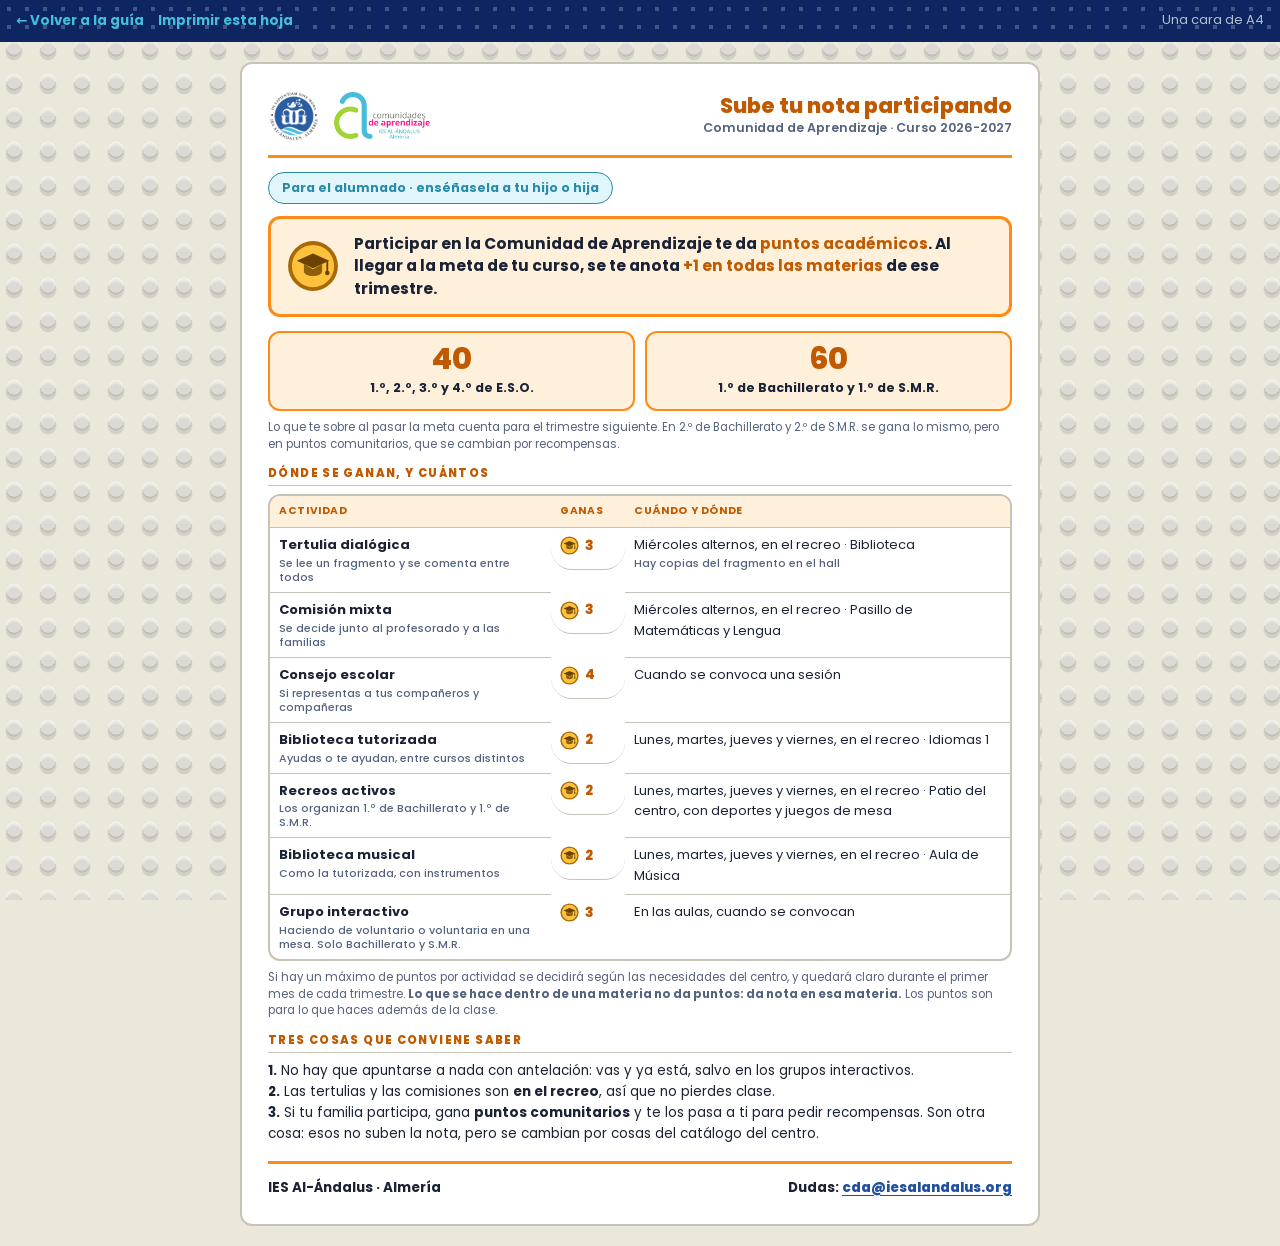
<file: guia-familias/hoja-alumnado.html>
<!DOCTYPE html>
<html lang="es">
<head>
<meta charset="utf-8">
<meta name="viewport" content="width=device-width, initial-scale=1">
<meta name="robots" content="noindex, nofollow">
<title>Subir la nota participando</title>
<meta name="description" content="Hoja para el alumnado: cómo se ganan los puntos académicos del IES Al-Ándalus y qué hace falta para el punto extra en todas las materias.">
<meta name="theme-color" content="#0D2560">

<!--
    La hoja del alumnado, dentro de la carpeta de familias a propósito: la
    familia la ve y se la enseña a su hijo o hija. Habla de tú, porque quien
    tiene que decidir participar es quien estudia, no quien lee.

    Cerrada igual que el resto: de aquí solo se sale al correo y a la guía.
-->

<link rel="icon" href="assets/favicon.svg" type="image/svg+xml">
<link rel="preconnect" href="https://fonts.googleapis.com">
<link rel="preconnect" href="https://fonts.gstatic.com" crossorigin>
<link rel="stylesheet" href="https://fonts.googleapis.com/css2?family=Poppins:wght@400;600;700;800&display=swap">
<link rel="stylesheet" href="estilo.css?v=202609301230">
<style>
  .acciones{
    position:sticky;top:0;z-index:5;background:var(--lb-darker);color:#fff;
    display:flex;gap:14px;align-items:center;flex-wrap:wrap;padding:10px 16px;
    background-image:radial-gradient(circle,var(--stud) 2.5px,transparent 2.5px);background-size:18px 18px;
  }
  .acciones a,.acciones button{color:var(--cyan);font:inherit;font-size:13.5px;font-weight:700;
    text-decoration:none;background:0;border:0;cursor:pointer;padding:0}
  .acciones span{font-size:13px;color:rgba(255,255,255,.7);margin-left:auto}

  .hoja{max-width:800px;margin:20px auto;background:var(--white);
    border:2px solid var(--border);border-radius:var(--rr);padding:26px}

  .cabecera{display:flex;align-items:center;gap:14px;flex-wrap:wrap;
    border-bottom:3px solid var(--orange);padding-bottom:13px;margin-bottom:14px}
  .cabecera img.ies{width:52px}
  .cabecera img.cda{width:96px}
  .cabecera div{margin-left:auto;text-align:right}
  .cabecera h1{font-size:21px;color:var(--orange-d);line-height:1.15}
  .cabecera p{font-size:12.5px;color:var(--muted);font-weight:600}
  @media (max-width:520px){
    .cabecera div{margin-left:0;text-align:left;width:100%}
  }

  .paraquien{
    font-size:12.5px;font-weight:700;background:var(--cyan-l);color:var(--cyan-d);
    border:1.5px solid var(--cyan-d);border-radius:999px;padding:5px 13px;
    display:inline-block;margin-bottom:12px;
  }

  .premio{display:flex;align-items:center;gap:15px;flex-wrap:wrap;
    border:3px solid var(--orange);background:var(--orange-l);border-radius:var(--rr);
    padding:14px 16px;margin-bottom:14px}
  .premio svg{width:52px;height:52px;flex:0 0 auto}
  .premio span{font-size:15.5px;font-weight:700;line-height:1.45;flex:1 1 240px}
  .premio b{color:var(--orange-d)}

  .metas{display:grid;grid-template-columns:1fr 1fr;gap:10px;margin-bottom:14px}
  @media (max-width:440px){ .metas{grid-template-columns:1fr} }
  .meta{border:2px solid var(--orange);background:var(--orange-l);border-radius:var(--rr);
    padding:11px 13px;text-align:center}
  .meta b{display:block;font-size:30px;font-weight:800;color:var(--orange-d);line-height:1;font-variant-numeric:tabular-nums}
  .meta span{display:block;font-size:12.5px;font-weight:700;margin-top:4px}

  h3.apartado{
    font-size:11.5px;font-weight:800;letter-spacing:.12em;text-transform:uppercase;
    color:var(--orange-d);margin:15px 0 8px;padding-bottom:4px;border-bottom:1.5px solid var(--border);
  }

  table.gana{min-width:0;font-size:13px}
  table.gana th,table.gana td{padding:7px 9px}
  table.gana thead th{font-size:10.5px;background:var(--orange-l);color:var(--orange-d)}
  table.gana td.pts{width:74px;white-space:nowrap}
  table.gana small{display:block;color:var(--muted);font-weight:500;line-height:1.3;margin-top:1px}

  .nota{font-size:11.5px;color:var(--muted);margin-top:8px;line-height:1.45}

  .pieh{margin-top:16px;padding-top:13px;border-top:3px solid var(--orange);
    display:flex;flex-wrap:wrap;gap:10px;align-items:center;justify-content:space-between;
    font-size:13.5px;font-weight:700}
  .pieh a{font-weight:800}

  @media print{
    @page{size:A4 portrait;margin:11mm}
    .acciones{display:none}
    .hoja{margin:0;border:0;border-radius:0;padding:0;max-width:none}
    body{font-size:9pt}
    .cabecera h1{font-size:15pt}
    .premio svg{width:38px;height:38px}
    .premio span{font-size:10pt}
    .meta b{font-size:22pt}
    table.gana,table.gana th,table.gana td{font-size:8.6pt}
    table.gana th,table.gana td{padding:5pt 7pt}
    h3.apartado{margin:10pt 0 5pt}
  }
</style>
</head>
<body>

<svg width="0" height="0" style="position:absolute" aria-hidden="true" focusable="false">
  <symbol id="m-acad" viewBox="0 0 48 48">
    <circle cx="24" cy="24" r="23" fill="#A86A06"/>
    <circle cx="24" cy="24" r="19.5" fill="#FFC23D"/>
    <path d="M24 12.4 39 19.2 24 26 9 19.2Z" fill="#6B4200"/>
    <path d="M15.6 22.2v6.6c0 2.6 3.8 4.4 8.4 4.4s8.4-1.8 8.4-4.4v-6.6L24 26.9Z" fill="#6B4200" opacity=".78"/>
    <path d="M37.2 20v8.4" stroke="#6B4200" stroke-width="1.7" stroke-linecap="round" fill="none"/>
    <circle cx="37.2" cy="30.4" r="2.1" fill="#6B4200"/>
  </symbol>
</svg>

<div class="acciones no-imprimir">
  <a href="./">← Volver a la guía</a>
  <button type="button" id="imprimir">Imprimir esta hoja</button>
  <span>Una cara de A4</span>
</div>

<div class="hoja">

  <header class="cabecera">
    <img class="ies" src="assets/logo-ies.png" width="520" height="520" alt="IES Al-Ándalus">
    <img class="cda" src="assets/logo-cda.png" width="700" height="346" alt="Comunidades de Aprendizaje">
    <div>
      <h1>Sube tu nota participando</h1>
      <p>Comunidad de Aprendizaje · Curso 2026-2027</p>
    </div>
  </header>

  <span class="paraquien">Para el alumnado · enséñasela a tu hijo o hija</span>

  <div class="premio">
    <svg role="img" aria-label="Moneda de puntos académicos"><use href="#m-acad"/></svg>
    <span>
      Participar en la Comunidad de Aprendizaje te da <b>puntos académicos</b>. Al llegar a la meta
      de tu curso, se te anota <b>+1 en todas las materias</b> de ese trimestre.
    </span>
  </div>

  <div class="metas">
    <div class="meta"><b>40</b><span>1.º, 2.º, 3.º y 4.º de E.S.O.</span></div>
    <div class="meta"><b>60</b><span>1.º de Bachillerato y 1.º de S.M.R.</span></div>
  </div>
  <p class="nota" style="margin-top:-6px">
    Lo que te sobre al pasar la meta cuenta para el trimestre siguiente. En 2.º de Bachillerato y
    2.º de S.M.R. se gana lo mismo, pero en puntos comunitarios, que se cambian por recompensas.
  </p>

  <h3 class="apartado">Dónde se ganan, y cuántos</h3>
  <div class="tabla-caja">
    <table class="gana">
      <thead>
        <tr><th scope="col">Actividad</th><th scope="col">Ganas</th><th scope="col">Cuándo y dónde</th></tr>
      </thead>
      <tbody>
        <tr>
          <td><strong>Tertulia dialógica</strong><small>Se lee un fragmento y se comenta entre todos</small></td>
          <td class="pts"><span class="valor valor--acad"><svg class="mini" aria-hidden="true"><use href="#m-acad"/></svg>3</span></td>
          <td>Miércoles alternos, en el recreo · Biblioteca<small>Hay copias del fragmento en el hall</small></td>
        </tr>
        <tr>
          <td><strong>Comisión mixta</strong><small>Se decide junto al profesorado y a las familias</small></td>
          <td class="pts"><span class="valor valor--acad"><svg class="mini" aria-hidden="true"><use href="#m-acad"/></svg>3</span></td>
          <td>Miércoles alternos, en el recreo · Pasillo de Matemáticas y Lengua</td>
        </tr>
        <tr>
          <td><strong>Consejo escolar</strong><small>Si representas a tus compañeros y compañeras</small></td>
          <td class="pts"><span class="valor valor--acad"><svg class="mini" aria-hidden="true"><use href="#m-acad"/></svg>4</span></td>
          <td>Cuando se convoca una sesión</td>
        </tr>
        <tr>
          <td><strong>Biblioteca tutorizada</strong><small>Ayudas o te ayudan, entre cursos distintos</small></td>
          <td class="pts"><span class="valor valor--acad"><svg class="mini" aria-hidden="true"><use href="#m-acad"/></svg>2</span></td>
          <td>Lunes, martes, jueves y viernes, en el recreo · Idiomas 1</td>
        </tr>
        <tr>
          <td><strong>Recreos activos</strong><small>Los organizan 1.º de Bachillerato y 1.º de S.M.R.</small></td>
          <td class="pts"><span class="valor valor--acad"><svg class="mini" aria-hidden="true"><use href="#m-acad"/></svg>2</span></td>
          <td>Lunes, martes, jueves y viernes, en el recreo · Patio del centro, con deportes y juegos de mesa</td>
        </tr>
        <tr>
          <td><strong>Biblioteca musical</strong><small>Como la tutorizada, con instrumentos</small></td>
          <td class="pts"><span class="valor valor--acad"><svg class="mini" aria-hidden="true"><use href="#m-acad"/></svg>2</span></td>
          <td>Lunes, martes, jueves y viernes, en el recreo · Aula de Música</td>
        </tr>
        <tr>
          <td><strong>Grupo interactivo</strong><small>Haciendo de voluntario o voluntaria en una mesa. Solo Bachillerato y S.M.R.</small></td>
          <td class="pts"><span class="valor valor--acad"><svg class="mini" aria-hidden="true"><use href="#m-acad"/></svg>3</span></td>
          <td>En las aulas, cuando se convocan</td>
        </tr>
      </tbody>
    </table>
  </div>
  <p class="nota">
    Si hay un máximo de puntos por actividad se decidirá según las necesidades del centro, y
    quedará claro durante el primer mes de cada trimestre. <strong>Lo que se hace dentro de una
    materia no da puntos: da nota en esa materia.</strong> Los puntos son para lo que haces además
    de la clase.
  </p>

  <h3 class="apartado">Tres cosas que conviene saber</h3>
  <p style="font-size:13.5px;line-height:1.55">
    <strong>1.</strong> No hay que apuntarse a nada con antelación: vas y ya está, salvo en los
    grupos interactivos.<br>
    <strong>2.</strong> Las tertulias y las comisiones son <strong>en el recreo</strong>, así que no
    pierdes clase.<br>
    <strong>3.</strong> Si tu familia participa, gana <strong>puntos comunitarios</strong> y te los
    pasa a ti para pedir recompensas. Son otra cosa: esos no suben la nota, pero se cambian por
    cosas del catálogo del centro.
  </p>

  <div class="pieh">
    <span>IES Al-Ándalus · Almería</span>
    <span>Dudas: <a href="mailto:cda@iesalandalus.org">cda@iesalandalus.org</a></span>
  </div>

</div>

<script>
document.getElementById('imprimir').addEventListener('click', () => window.print());
</script>
</body>
</html>
</file>
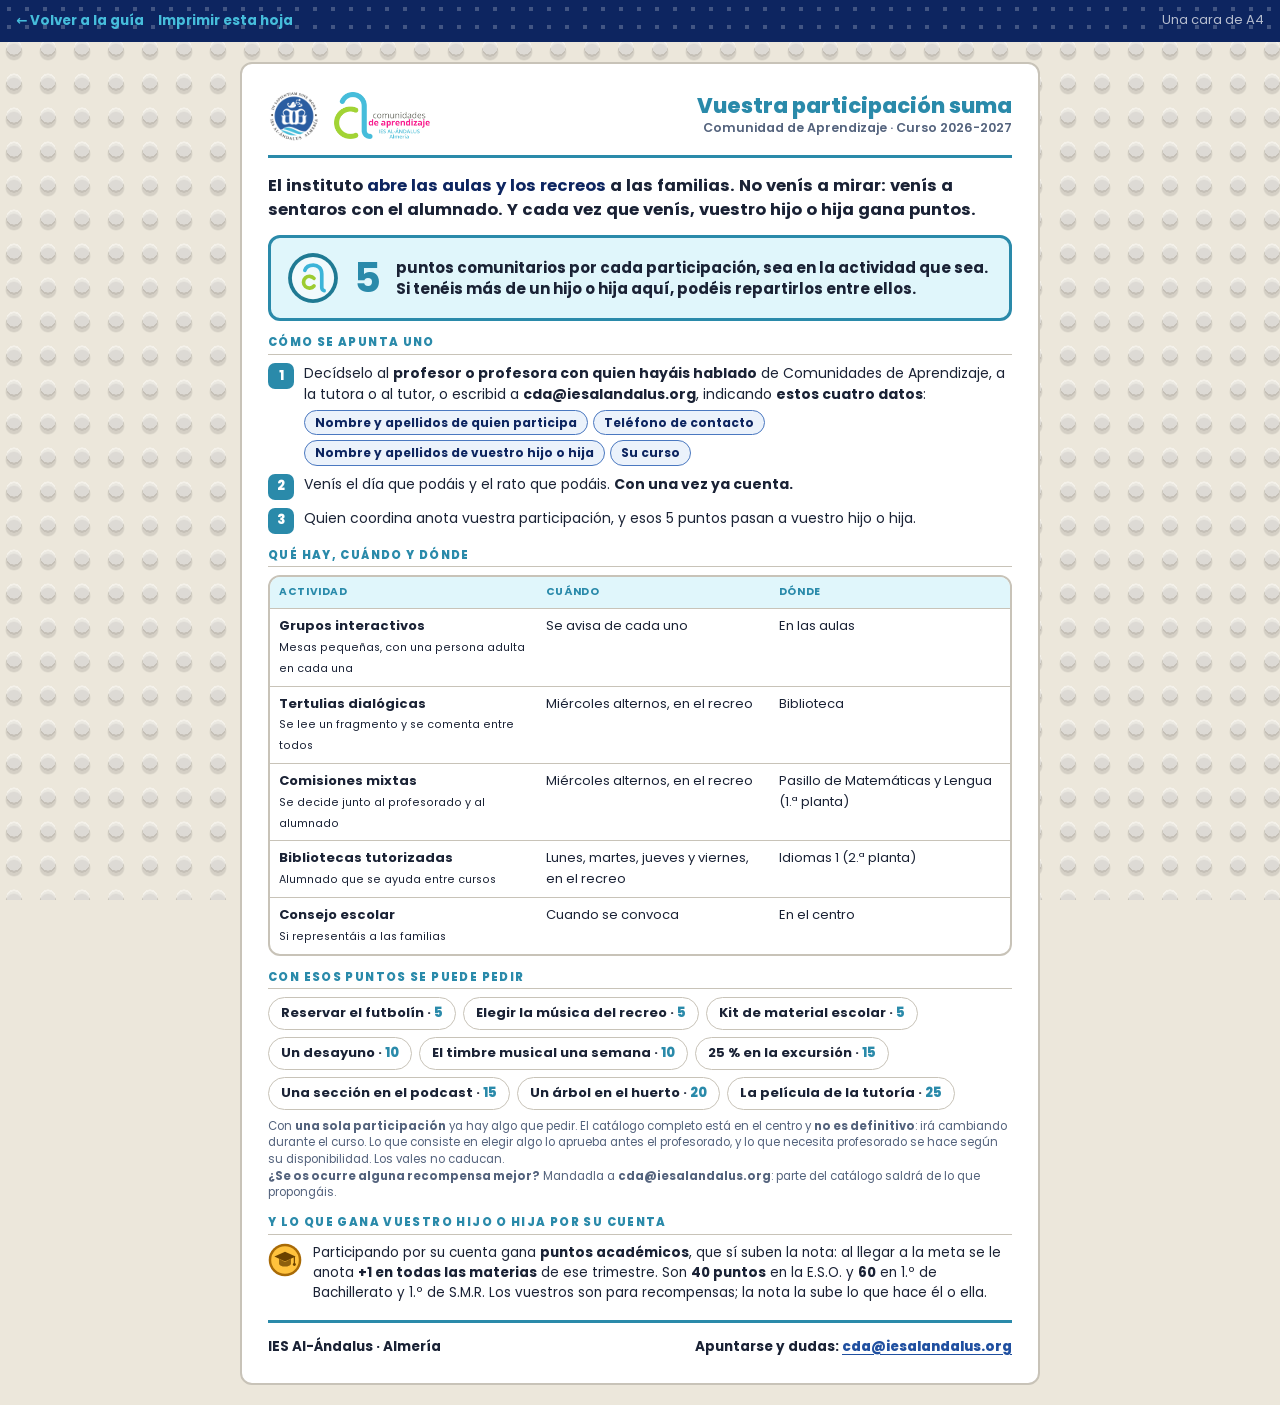
<file: guia-familias/hoja.html>
<!DOCTYPE html>
<html lang="es">
<head>
<meta charset="utf-8">
<meta name="viewport" content="width=device-width, initial-scale=1">
<meta name="robots" content="noindex, nofollow">
<title>Participar, en una hoja</title>
<meta name="description" content="Hoja para imprimir: cómo participa una familia en la Comunidad de Aprendizaje del IES Al-Ándalus y qué gana con ello.">
<meta name="theme-color" content="#0D2560">

<!--
    La hoja de la nevera. UNA cara de A4.

    Cerrada como la guía: el único enlace que sale de aquí es el correo, y el
    botón de volver va a la guía de familias y a ningún otro sitio.
-->

<link rel="icon" href="assets/favicon.svg" type="image/svg+xml">
<link rel="preconnect" href="https://fonts.googleapis.com">
<link rel="preconnect" href="https://fonts.gstatic.com" crossorigin>
<link rel="stylesheet" href="https://fonts.googleapis.com/css2?family=Poppins:wght@400;600;700;800&display=swap">
<link rel="stylesheet" href="estilo.css?v=202609301230">
<style>
  .acciones{
    position:sticky;top:0;z-index:5;background:var(--lb-darker);color:#fff;
    display:flex;gap:14px;align-items:center;flex-wrap:wrap;padding:10px 16px;
    background-image:radial-gradient(circle,var(--stud) 2.5px,transparent 2.5px);background-size:18px 18px;
  }
  .acciones a,.acciones button{color:var(--cyan);font:inherit;font-size:13.5px;font-weight:700;
    text-decoration:none;background:0;border:0;cursor:pointer;padding:0}
  .acciones span{font-size:13px;color:rgba(255,255,255,.7);margin-left:auto}

  .hoja{max-width:800px;margin:20px auto;background:var(--white);
    border:2px solid var(--border);border-radius:var(--rr);padding:26px}

  .cabecera{display:flex;align-items:center;gap:14px;border-bottom:3px solid var(--cyan-d);padding-bottom:13px;margin-bottom:16px}
  .cabecera img.ies{width:52px}
  .cabecera img.cda{width:96px}
  .cabecera div{margin-left:auto;text-align:right}
  .cabecera h1{font-size:21px;color:var(--cyan-d);line-height:1.15}
  .cabecera p{font-size:12.5px;color:var(--muted);font-weight:600}

  .lema{font-size:16.5px;font-weight:700;line-height:1.45;margin-bottom:14px}
  .lema b{color:var(--lb-darker)}

  .cinco{display:flex;align-items:center;gap:15px;border:3px solid var(--cyan-d);
    background:var(--cyan-l);border-radius:var(--rr);padding:14px 16px;margin-bottom:15px}
  .cinco svg{width:52px;height:52px;flex:0 0 auto}
  .cinco b{font-size:40px;line-height:1;color:var(--cyan-d)}
  .cinco span{font-size:15px;font-weight:700;line-height:1.4}

  h3.apartado{
    font-size:11.5px;font-weight:800;letter-spacing:.12em;text-transform:uppercase;
    color:var(--cyan-d);margin:15px 0 8px;padding-bottom:4px;border-bottom:1.5px solid var(--border);
  }

  ol.pasos3{list-style:none;counter-reset:p;margin:0;padding:0;display:grid;gap:8px}
  ol.pasos3 li{counter-increment:p;display:grid;grid-template-columns:26px 1fr;gap:10px;font-size:14px;line-height:1.45}
  ol.pasos3 li::before{
    content:counter(p);width:26px;height:26px;border-radius:7px;background:var(--cyan-d);color:#fff;
    font-weight:800;font-size:13px;display:grid;place-items:center;
  }

  /* Los cuatro datos, en fichas: se repasan con el dedo al escribir. */
  .cuatro{display:flex;flex-wrap:wrap;gap:5px;margin-top:6px}
  .cuatro span{
    border:1.5px solid var(--lb-mid);background:var(--lb-light);color:var(--lb-darker);
    border-radius:999px;padding:3px 10px;font-size:12px;font-weight:700;
  }

  table.donde{min-width:0;font-size:13px}
  table.donde th,table.donde td{padding:7px 9px}
  table.donde thead th{font-size:10.5px;background:var(--cyan-l);color:var(--cyan-d)}

  .ejemplos{display:flex;flex-wrap:wrap;gap:7px;padding:0;margin:0;list-style:none}
  .ejemplos li{border:1.5px solid var(--border);border-radius:999px;padding:5px 12px;font-size:13px;font-weight:700}
  .ejemplos li em{font-style:normal;color:var(--cyan-d);font-weight:800}

  .nota{font-size:11.5px;color:var(--muted);margin-top:8px;line-height:1.45}

  .pieh{margin-top:16px;padding-top:13px;border-top:3px solid var(--cyan-d);
    display:flex;flex-wrap:wrap;gap:10px;align-items:center;justify-content:space-between;
    font-size:13.5px;font-weight:700}
  .pieh a{font-weight:800}

  @media print{
    @page{size:A4 portrait;margin:11mm}
    .acciones{display:none}
    .hoja{margin:0;border:0;border-radius:0;padding:0;max-width:none}
    /* Apretado para que entre en UNA cara: una hoja de nevera que ocupa dos
       se queda a medias en la fotocopiadora y se reparte la mitad. */
    body{font-size:8.6pt}
    .cabecera{padding-bottom:8pt;margin-bottom:9pt}
    .cabecera h1{font-size:14.5pt}
    .cabecera img.ies{width:40px}
    .cabecera img.cda{width:76px}
    .lema{font-size:10.5pt;margin-bottom:8pt}
    .cinco{padding:8pt 10pt;margin-bottom:9pt;gap:11px}
    .cinco b{font-size:26pt}
    .cinco svg{width:36px;height:36px}
    .cinco span{font-size:9pt}
    h3.apartado{margin:9pt 0 5pt}
    ol.pasos3{gap:4pt}
    ol.pasos3 li{font-size:8.8pt}
    /* Con la fila de los recreos activos, la tabla creció y la hoja se fue a
       dos páginas. Se aprieta la tabla, que es lo que más ocupa. */
    table.donde,table.donde th,table.donde td{font-size:7.7pt}
    table.donde th,table.donde td{padding:3pt 5pt}
    table.donde small{line-height:1.2}
    .ejemplos li{font-size:7.8pt;padding:2.5pt 7pt}
    .ejemplos{gap:4pt}
    .nota{font-size:7.2pt;margin-top:4pt}
    .pieh{margin-top:8pt;padding-top:6pt;font-size:8.6pt}
  }
</style>
</head>
<body>

<svg width="0" height="0" style="position:absolute" aria-hidden="true" focusable="false">
  <symbol id="m-com" viewBox="0 0 48 48">
    <circle cx="24" cy="24" r="23" fill="#1F7A93"/>
    <circle cx="24" cy="24" r="19.5" fill="#F1FAFC"/>
    <g transform="translate(13.6 11.2) scale(0.0547)" fill="none" stroke-width="62" stroke-linecap="round">
      <path d="M52 104 C 74 42 132 16 196 16 C 272 16 338 72 338 162 L 338 392 C 338 428 352 444 378 448" stroke="#3CB4D8"/>
      <path d="M207 369 A 100 100 0 1 1 207 241" stroke="#9CCC30"/>
    </g>
  </symbol>
  <symbol id="m-acad" viewBox="0 0 48 48">
    <circle cx="24" cy="24" r="23" fill="#A86A06"/>
    <circle cx="24" cy="24" r="19.5" fill="#FFC23D"/>
    <path d="M24 12.4 39 19.2 24 26 9 19.2Z" fill="#6B4200"/>
    <path d="M15.6 22.2v6.6c0 2.6 3.8 4.4 8.4 4.4s8.4-1.8 8.4-4.4v-6.6L24 26.9Z" fill="#6B4200" opacity=".78"/>
    <path d="M37.2 20v8.4" stroke="#6B4200" stroke-width="1.7" stroke-linecap="round" fill="none"/>
    <circle cx="37.2" cy="30.4" r="2.1" fill="#6B4200"/>
  </symbol>
</svg>

<div class="acciones no-imprimir">
  <a href="./">← Volver a la guía</a>
  <button type="button" id="imprimir">Imprimir esta hoja</button>
  <span>Una cara de A4</span>
</div>

<div class="hoja">

  <header class="cabecera">
    <img class="ies" src="assets/logo-ies.png" width="520" height="520" alt="IES Al-Ándalus">
    <img class="cda" src="assets/logo-cda.png" width="700" height="346" alt="Comunidades de Aprendizaje">
    <div>
      <h1>Vuestra participación suma</h1>
      <p>Comunidad de Aprendizaje · Curso 2026-2027</p>
    </div>
  </header>

  <p class="lema">
    El instituto <b>abre las aulas y los recreos</b> a las familias. No venís a mirar: venís a
    sentaros con el alumnado. Y cada vez que venís, vuestro hijo o hija gana puntos.
  </p>

  <div class="cinco">
    <svg role="img" aria-label="Moneda de puntos comunitarios"><use href="#m-com"/></svg>
    <b>5</b>
    <span>
      puntos comunitarios por cada participación, sea en la actividad que sea.<br>
      Si tenéis más de un hijo o hija aquí, <strong>podéis repartirlos entre ellos</strong>.
    </span>
  </div>

  <h3 class="apartado">Cómo se apunta uno</h3>
  <ol class="pasos3">
    <li><span>Decídselo al <strong>profesor o profesora con quien hayáis hablado</strong> de
      Comunidades de Aprendizaje, a la tutora o al tutor, o escribid a
      <strong>cda@iesalandalus.org</strong>, indicando <strong>estos cuatro datos</strong>:
      <span class="cuatro">
        <span>Nombre y apellidos de quien participa</span>
        <span>Teléfono de contacto</span>
        <span>Nombre y apellidos de vuestro hijo o hija</span>
        <span>Su curso</span>
      </span></span></li>
    <li><span>Venís el día que podáis y el rato que podáis. <strong>Con una vez ya cuenta.</strong></span></li>
    <li><span>Quien coordina anota vuestra participación, y esos 5 puntos pasan a vuestro hijo o hija.</span></li>
  </ol>

  <h3 class="apartado">Qué hay, cuándo y dónde</h3>
  <div class="tabla-caja">
    <table class="donde">
      <thead>
        <tr><th scope="col">Actividad</th><th scope="col">Cuándo</th><th scope="col">Dónde</th></tr>
      </thead>
      <tbody>
        <tr><td><strong>Grupos interactivos</strong><br><small>Mesas pequeñas, con una persona adulta en cada una</small></td>
            <td>Se avisa de cada uno</td><td>En las aulas</td></tr>
        <tr><td><strong>Tertulias dialógicas</strong><br><small>Se lee un fragmento y se comenta entre todos</small></td>
            <td>Miércoles alternos, en el recreo</td><td>Biblioteca</td></tr>
        <tr><td><strong>Comisiones mixtas</strong><br><small>Se decide junto al profesorado y al alumnado</small></td>
            <td>Miércoles alternos, en el recreo</td><td>Pasillo de Matemáticas y Lengua (1.ª planta)</td></tr>
        <tr><td><strong>Bibliotecas tutorizadas</strong><br><small>Alumnado que se ayuda entre cursos</small></td>
            <td>Lunes, martes, jueves y viernes, en el recreo</td><td>Idiomas 1 (2.ª planta)</td></tr>
        <tr><td><strong>Consejo escolar</strong><br><small>Si representáis a las familias</small></td>
            <td>Cuando se convoca</td><td>En el centro</td></tr>
      </tbody>
    </table>
  </div>

  <h3 class="apartado">Con esos puntos se puede pedir</h3>
  <ul class="ejemplos">
    <li>Reservar el futbolín · <em>5</em></li>
    <li>Elegir la música del recreo · <em>5</em></li>
    <li>Kit de material escolar · <em>5</em></li>
    <li>Un desayuno · <em>10</em></li>
    <li>El timbre musical una semana · <em>10</em></li>
    <li>25 % en la excursión · <em>15</em></li>
    <li>Una sección en el podcast · <em>15</em></li>
    <li>Un árbol en el huerto · <em>20</em></li>
    <li>La película de la tutoría · <em>25</em></li>
  </ul>
  <p class="nota">
    Con <strong>una sola participación</strong> ya hay algo que pedir. El catálogo completo está en
    el centro y <strong>no es definitivo</strong>: irá cambiando durante el curso. Lo que consiste en
    elegir algo lo aprueba antes el profesorado, y lo que necesita profesorado se hace según su
    disponibilidad. Los vales no caducan.<br>
    <strong>¿Se os ocurre alguna recompensa mejor?</strong> Mandadla a
    <strong>cda@iesalandalus.org</strong>: parte del catálogo saldrá de lo que propongáis.
  </p>

  <h3 class="apartado">Y lo que gana vuestro hijo o hija por su cuenta</h3>
  <p style="font-size:13.5px;line-height:1.5;display:flex;gap:11px;align-items:flex-start">
    <svg style="width:34px;height:34px;flex:0 0 auto" role="img" aria-label="Moneda de puntos académicos"><use href="#m-acad"/></svg>
    <span>Participando por su cuenta gana <strong>puntos académicos</strong>, que sí suben la nota: al
    llegar a la meta se le anota <strong>+1 en todas las materias</strong> de ese trimestre.
    Son <strong>40 puntos</strong> en la E.S.O. y <strong>60</strong> en 1.º de Bachillerato y 1.º de S.M.R.
    Los vuestros son para recompensas; la nota la sube lo que hace él o ella.</span>
  </p>

  <div class="pieh">
    <span>IES Al-Ándalus · Almería</span>
    <span>Apuntarse y dudas: <a href="mailto:cda@iesalandalus.org">cda@iesalandalus.org</a></span>
  </div>

</div>

<script>
document.getElementById('imprimir').addEventListener('click', () => window.print());
</script>
</body>
</html>
</file>
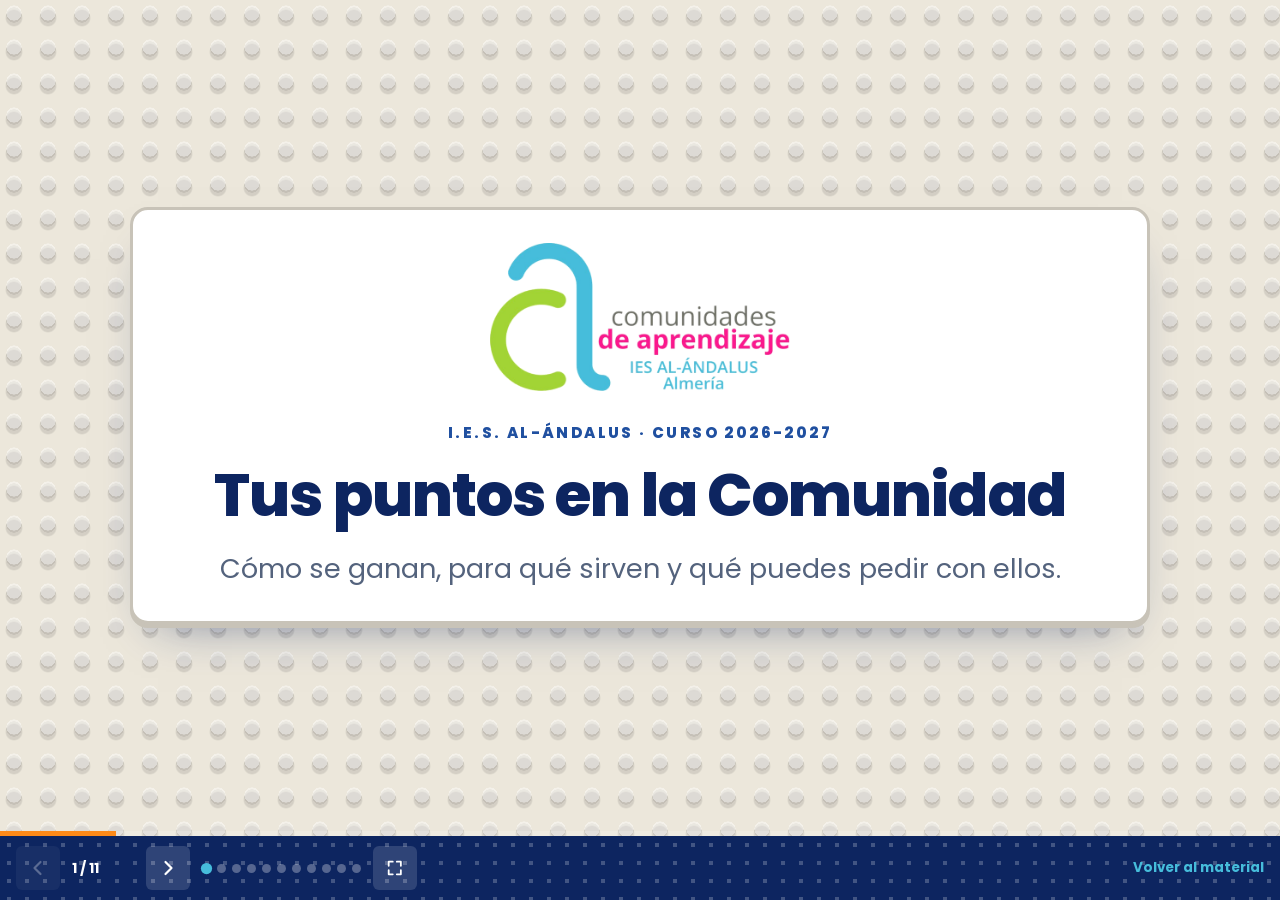
<file: profesorado/presentacion.html>
<!DOCTYPE html>
<html lang="es">
<head>
<meta charset="utf-8">
<meta name="viewport" content="width=device-width, initial-scale=1">
<meta name="robots" content="noindex, nofollow">
<title>Tus puntos en la Comunidad</title>
<meta name="description" content="Presentación para proyectar en clase: los puntos académicos, los comunitarios y dónde se ganan.">
<meta name="theme-color" content="#0D2560">

<!--
    Para proyectar. Once pantallas, flechas del teclado o clic.

    Poca letra a propósito: lo que se cuenta lo cuenta quien está delante,
    y la pantalla solo sujeta la idea. Los números son los de la aplicación
    (ver el comentario de index.html, que dice de dónde sale cada uno).
-->

<link rel="icon" href="../assets/favicon.svg" type="image/svg+xml">
<link rel="preconnect" href="https://fonts.googleapis.com">
<link rel="preconnect" href="https://fonts.gstatic.com" crossorigin>
<link rel="stylesheet" href="https://fonts.googleapis.com/css2?family=Poppins:wght@400;600;700;800&display=swap">
<link rel="stylesheet" href="estilo.css?v=202609301230">
<style>
  body{overflow:hidden}
  /* vh primero y dvh después: en los móviles con barra que aparece y
     desaparece manda dvh, y donde no se entienda queda vh, que es correcto. */
  .escenario{height:100vh;height:100dvh;display:flex;flex-direction:column}

  /* Quien tiene que estirarse es ESTE, que es el hijo flexible del escenario.
     Ponerle `flex:1` a la lámina no servía de nada —su padre no era una caja
     flexible—, así que el <main> se quedaba con la altura del texto y la barra
     de mandos subía hasta la mitad de la pantalla.
     `min-height:0` para que pueda encoger y sea la lámina la que desplace. */
  #laminas{flex:1 1 auto;min-height:0;display:grid;grid-template-rows:1fr}

  .lamina{
    display:none;align-content:center;justify-items:center;
    padding:clamp(12px,2.4vh,34px) clamp(14px,4vw,56px);text-align:center;
    overflow-y:auto;
  }
  .lamina[data-activa]{display:grid}

  /* Cada lámina va sobre una tarjeta, no suelta sobre la placa.
     El fondo de studs tiene relieve y contraste propio, y el texto plano
     encima se leía regular desde el fondo del aula: sobre papel blanco, no. */
  .lamina > *{
    max-width:1020px;width:100%;
    background:var(--white);
    border:3px solid var(--plate-dark);
    border-radius:calc(var(--rr) + 6px);
    box-shadow:0 4px 0 var(--plate-dark), 0 24px 48px -28px rgba(13,37,96,.55);
    padding:clamp(18px,2.6vw,38px);
  }

  /* Dentro de la tarjeta, lo que antes era blanco desaparecería: se pasa al
     crema de la aplicación, que sí se distingue sobre el papel. */
  .sitio,.ficha{background:var(--surface)}

  /* La moneda metida en una frase: acompaña al texto y crece con él. */
  .icono-moneda{width:1.15em;height:1.15em;vertical-align:-.2em;margin-right:.1em}

  .lamina .sobre{
    font-size:clamp(12px,1.6vw,15px);font-weight:800;letter-spacing:.16em;
    text-transform:uppercase;color:var(--lb);margin-bottom:14px;
  }
  .lamina h2{font-size:clamp(28px,6.2vw,60px);color:var(--lb-darker);letter-spacing:-.015em}
  .lamina p.grande{font-size:clamp(17px,2.6vw,27px);color:var(--muted);margin-top:18px;line-height:1.45}
  .lamina strong{color:var(--text)}

  .cifra{
    font-size:clamp(56px,14vw,130px);font-weight:800;line-height:1;
    color:var(--orange-d);font-variant-numeric:tabular-nums;
  }
  .cifra--com{color:var(--cyan-d)}
  .cifra__pie{display:block;font-size:clamp(14px,2vw,20px);font-weight:700;color:var(--muted);margin-top:10px}

  .duo{display:grid;gap:clamp(14px,2.5vw,26px);grid-template-columns:1fr}
  @media (min-width:780px){ .duo{grid-template-columns:1fr 1fr} }
  .duo .moneda{text-align:left}

  .metas{display:grid;gap:16px;grid-template-columns:1fr}
  @media (min-width:640px){ .metas{grid-template-columns:1fr 1fr} }
  .meta-caja{
    border:3px solid var(--orange);background:var(--orange-l);border-radius:var(--rr);
    padding:clamp(18px,3vw,30px);
  }
  .meta-caja .cifra{font-size:clamp(46px,10vw,86px)}
  .meta-caja span.curso{display:block;font-size:clamp(14px,2vw,19px);font-weight:700;color:var(--orange-d);margin-top:8px}

  .sitios{display:grid;gap:12px;text-align:left}
  .sitio{
    display:grid;grid-template-columns:auto 1fr auto;gap:14px;align-items:center;
    background:var(--white);border:2px solid var(--border);border-radius:var(--rr);
    padding:clamp(12px,2vw,18px);box-shadow:var(--sombra);
  }
  .sitio b{font-size:clamp(15px,2.1vw,21px)}
  .sitio small{display:block;font-size:clamp(12.5px,1.7vw,16px);color:var(--muted);font-weight:500;line-height:1.4}
  .sitio .pts{font-size:clamp(15px,2.2vw,22px);padding:4px 13px;display:inline-flex;align-items:center;gap:5px}
  .sobre .icono-moneda{width:1.5em;height:1.5em;vertical-align:-.45em;margin-right:.45em}
  h2 .icono-moneda{width:.82em;height:.82em;vertical-align:-.06em;margin-right:.22em}
  .cifra .icono-moneda{width:.62em;height:.62em;vertical-align:.02em;margin-right:.12em}
  .meta-caja .cifra .icono-moneda{width:.55em;height:.55em}

  .fichas{display:flex;flex-wrap:wrap;gap:10px;justify-content:center}
  .ficha{
    background:var(--white);border:2px solid var(--border);border-radius:var(--rr);
    padding:10px 16px;font-size:clamp(13px,1.8vw,17px);font-weight:700;box-shadow:var(--sombra);
  }
  .ficha em{font-style:normal;color:var(--cyan-d);font-weight:800}

  /* El catálogo entero, agrupado por lo que cuesta. Cuatro columnas en
     pantalla de aula y una sola en el móvil. */
  .tarifa{display:grid;gap:clamp(10px,1.6vw,16px);grid-template-columns:1fr;text-align:left}
  @media (min-width:700px){ .tarifa{grid-template-columns:repeat(2,1fr)} }
  @media (min-width:980px){ .tarifa{grid-template-columns:repeat(5,1fr)} }
  .tarifa__grupo{border:2px solid var(--cyan-d);border-radius:var(--rr);background:var(--cyan-l);padding:clamp(8px,1.1vw,13px)}
  .tarifa__cab{display:flex;align-items:baseline;gap:7px;margin-bottom:6px;flex-wrap:wrap}
  .tarifa__coste{font-size:clamp(20px,2.7vw,30px);font-weight:800;color:var(--cyan-d);line-height:1;font-variant-numeric:tabular-nums}
  .tarifa__veces{font-size:clamp(11px,1.3vw,14px);font-weight:700;color:var(--muted)}
  .tarifa ul{list-style:none;margin:0;padding:0;display:grid;gap:3px}
  .tarifa li{font-size:clamp(12px,1.45vw,16px);font-weight:600;line-height:1.35;display:flex;gap:6px}
  .tarifa li::before{content:"·";font-weight:800;color:var(--cyan-d)}
  .tarifa li em{font-style:normal;font-weight:800;color:var(--cyan-d);margin-left:auto;padding-left:8px}

  /* ── Mandos ── */
  .mandos{
    display:flex;align-items:center;gap:12px;justify-content:center;
    padding:10px 16px calc(10px + env(safe-area-inset-bottom,0px));
    background:var(--lb-darker);color:#fff;
    background-image:radial-gradient(circle,var(--stud) 2.5px,transparent 2.5px);background-size:18px 18px;
  }
  .mandos button{
    border:0;border-radius:var(--r);background:rgba(255,255,255,.14);color:#fff;
    width:44px;height:44px;display:grid;place-items:center;cursor:pointer;font:inherit;
  }
  .mandos button:hover{background:rgba(255,255,255,.26)}
  .mandos button[disabled]{opacity:.32;cursor:default}
  .mandos .cuenta{font-size:14px;font-weight:700;font-variant-numeric:tabular-nums;min-width:62px}
  .mandos a{color:var(--cyan);font-size:13.5px;font-weight:700;text-decoration:none;margin-left:auto}
  .mandos a:hover{text-decoration:underline}
  .puntos{display:flex;gap:6px}
  .puntos span{width:9px;height:9px;border-radius:50%;background:rgba(255,255,255,.3)}
  .puntos span[data-activa]{background:var(--cyan);transform:scale(1.25)}
  @media (max-width:620px){ .puntos,.mandos a{display:none} }

  .barra-avance{height:5px;background:rgba(255,255,255,.16)}
  .barra-avance i{display:block;height:100%;background:var(--orange);transition:width .18s ease}
  @media (prefers-reduced-motion:reduce){ .barra-avance i{transition:none} }

  @media print{ .escenario{height:auto} .lamina{display:grid !important;break-after:page} .mandos,.barra-avance{display:none} }
</style>
</head>
<body>

<!-- Las dos monedas de la aplicación, definidas una vez. Cada vez que en una
     lámina se nombra un tipo de punto, se pone la suya al lado: a diez metros
     de la pizarra el dibujo se reconoce antes que la palabra. -->
<svg width="0" height="0" style="position:absolute" aria-hidden="true" focusable="false">
  <symbol id="m-acad" viewBox="0 0 48 48">
    <circle cx="24" cy="24" r="23" fill="#A86A06"/>
    <circle cx="24" cy="24" r="19.5" fill="#FFC23D"/>
    <path d="M24 12.4 39 19.2 24 26 9 19.2Z" fill="#6B4200"/>
    <path d="M15.6 22.2v6.6c0 2.6 3.8 4.4 8.4 4.4s8.4-1.8 8.4-4.4v-6.6L24 26.9Z" fill="#6B4200" opacity=".78"/>
    <path d="M37.2 20v8.4" stroke="#6B4200" stroke-width="1.7" stroke-linecap="round" fill="none"/>
    <circle cx="37.2" cy="30.4" r="2.1" fill="#6B4200"/>
    <ellipse cx="24" cy="15" rx="12.5" ry="7" fill="#fff" opacity=".16"/>
  </symbol>
  <symbol id="m-com" viewBox="0 0 48 48">
    <circle cx="24" cy="24" r="23" fill="#1F7A93"/>
    <circle cx="24" cy="24" r="19.5" fill="#F1FAFC"/>
    <g transform="translate(13.6 11.2) scale(0.0547)" fill="none" stroke-width="62" stroke-linecap="round">
      <path d="M52 104 C 74 42 132 16 196 16 C 272 16 338 72 338 162 L 338 392 C 338 428 352 444 378 448" stroke="#3CB4D8"/>
      <path d="M207 369 A 100 100 0 1 1 207 241" stroke="#9CCC30"/>
    </g>
    <ellipse cx="24" cy="15" rx="12.5" ry="7" fill="#fff" opacity=".16"/>
  </symbol>
</svg>

<div class="escenario">

<main id="laminas">

  <!-- 1 -->
  <section class="lamina" data-activa>
    <div>
      <img src="../assets/logo-cda.png" alt="" width="700" height="346" style="width:min(300px,62vw);margin-bottom:22px">
      <p class="sobre">I.E.S. Al-Ándalus · Curso 2026-2027</p>
      <h2>Tus puntos en la Comunidad</h2>
      <p class="grande">Cómo se ganan, para qué sirven y qué puedes pedir con ellos.</p>
    </div>
  </section>

  <!-- 2 -->
  <section class="lamina">
    <div>
      <p class="sobre">Primero, lo importante</p>
      <h2>Una Comunidad de Aprendizaje abre el centro</h2>
      <p class="grande">
        Familias y voluntariado <strong>entran en las aulas y en los recreos</strong> a aprender
        con vosotros. No vienen a mirar: vienen a participar.
      </p>
      <p class="grande">Cuantas más personas adultas hay dentro, más aprende todo el mundo.</p>
    </div>
  </section>

  <!-- 3 -->
  <section class="lamina">
    <div>
      <p class="sobre">A partir de ahora</p>
      <h2>Hay dos tipos de puntos</h2>
      <div class="duo" style="margin-top:26px">
        <div class="moneda moneda--acad">
          <div class="moneda__cab">
            <svg role="img" aria-label="Moneda de puntos académicos"><use href="#m-acad"/></svg>
            <div><h3>Académicos</h3><span class="moneda__quien">Suben la nota</span></div>
          </div>
          <p>Los ganas <strong>tú</strong>, participando.</p>
        </div>
        <div class="moneda moneda--com">
          <div class="moneda__cab">
            <svg role="img" aria-label="Moneda de puntos comunitarios"><use href="#m-com"/></svg>
            <div><h3>Comunitarios</h3><span class="moneda__quien">Sirven para recompensas</span></div>
          </div>
          <p>Los gana <strong>tu familia</strong> y te los pasa.</p>
        </div>
      </div>
    </div>
  </section>

  <!-- 4 -->
  <section class="lamina">
    <div>
      <p class="sobre"><svg class="icono-moneda" aria-hidden="true"><use href="#m-acad"/></svg>Puntos académicos</p>
      <h2>Suben la nota de todas las materias</h2>
      <p class="grande">
        Al llegar a la meta, se te anota <strong>+1 en todas las materias</strong> en ese trimestre.
      </p>
      <p class="grande">Solo los consigue el alumnado, participando en las actuaciones.</p>
    </div>
  </section>

  <!-- 5 -->
  <section class="lamina">
    <div>
      <p class="sobre">La meta de cada curso</p>
      <h2>¿Cuántos hacen falta?</h2>
      <div class="metas" style="margin-top:26px">
        <div class="meta-caja">
          <span class="cifra"><svg class="icono-moneda" aria-label="Puntos académicos" role="img"><use href="#m-acad"/></svg>40</span>
          <span class="curso">1.º, 2.º, 3.º y 4.º de E.S.O.</span>
        </div>
        <div class="meta-caja">
          <span class="cifra"><svg class="icono-moneda" aria-label="Puntos académicos" role="img"><use href="#m-acad"/></svg>60</span>
          <span class="curso">1.º de Bachillerato y 1.º de SMR</span>
        </div>
      </div>
      <p class="grande" style="font-size:clamp(15px,2vw,20px)">
        Lo que sobre al pasar la meta cuenta para el trimestre siguiente.
      </p>
    </div>
  </section>

  <!-- 6 -->
  <section class="lamina">
    <div>
      <p class="sobre"><svg class="icono-moneda" aria-hidden="true"><use href="#m-com"/></svg>Puntos comunitarios</p>
      <h2>Los gana tu familia viniendo</h2>
      <span class="cifra cifra--com"><svg class="icono-moneda" aria-label="Puntos comunitarios" role="img"><use href="#m-com"/></svg>5</span>
      <span class="cifra__pie">puntos comunitarios por cada participación de alguien de la familia</span>
      <p class="grande">
        Da igual a qué venga: a un grupo interactivo, a una tertulia, a una comisión.
        Cada vez son 5, y te los pasa a ti para que pidas lo que quieras.
      </p>
      <p class="grande" style="font-size:clamp(15px,2vw,20px)">
        Cada visita suma sus 5 puntos. Si sois <strong>varios hermanos o hermanas</strong> en el
        centro, vuestra familia <strong>puede repartirlos entre vosotros</strong>.
      </p>
    </div>
  </section>

  <!-- 7 -->
  <section class="lamina">
    <div>
      <p class="sobre">2.º de Bachillerato y 2.º de SMR</p>
      <h2><svg class="icono-moneda" aria-hidden="true"><use href="#m-com"/></svg>Vosotros ganáis puntos comunitarios</h2>
      <p class="grande">
        Participáis en lo mismo y ganáis <strong>la misma cantidad que los demás</strong>,
        pero en <svg class="icono-moneda" aria-hidden="true"><use href="#m-com"/></svg><strong>puntos
        comunitarios</strong> en lugar de <svg class="icono-moneda" aria-hidden="true"><use href="#m-acad"/></svg>académicos.
      </p>
      <p class="grande" style="font-size:clamp(15px,2vw,20px)">
        Así vuestra participación también vale algo: se convierte en recompensas.
      </p>
    </div>
  </section>

  <!-- 8 -->
  <section class="lamina">
    <div>
      <p class="sobre">Dónde se ganan</p>
      <h2>Las actuaciones</h2>
      <div class="sitios" style="margin-top:22px">
        <div class="sitio">
          <span class="pts pts--acad"><svg class="icono-moneda" aria-label="Puntos académicos" role="img"><use href="#m-acad"/></svg>4</span>
          <span><b>Consejo escolar</b><small>Para quien representa al alumnado · cada sesión</small></span>
          <small style="color:var(--muted);font-weight:700">representantes</small>
        </div>
        <div class="sitio">
          <span class="pts pts--acad"><svg class="icono-moneda" aria-label="Puntos académicos" role="img"><use href="#m-acad"/></svg>3</span>
          <span><b>Tertulia dialógica</b><small>Miércoles alternos, en el recreo · Biblioteca</small></span>
          <small style="color:var(--muted);font-weight:700">todo el alumnado</small>
        </div>
        <div class="sitio">
          <span class="pts pts--acad"><svg class="icono-moneda" aria-label="Puntos académicos" role="img"><use href="#m-acad"/></svg>3</span>
          <span><b>Comisión mixta</b><small>Miércoles alternos, en el recreo · Pasillo de Matemáticas y Lengua</small></span>
          <small style="color:var(--muted);font-weight:700">todo el alumnado</small>
        </div>
        <div class="sitio">
          <span class="pts pts--acad"><svg class="icono-moneda" aria-label="Puntos académicos" role="img"><use href="#m-acad"/></svg>2</span>
          <span><b>Biblioteca tutorizada</b><small>Lunes, martes, jueves y viernes, en el recreo · Idiomas 1</small></span>
          <small style="color:var(--muted);font-weight:700">por parejas</small>
        </div>
        <div class="sitio">
          <span class="pts pts--acad"><svg class="icono-moneda" aria-label="Puntos académicos" role="img"><use href="#m-acad"/></svg>2</span>
          <span><b>Recreos activos</b><small>Deportes y juegos de mesa en el patio · los organizan 1.º de Bachillerato y 1.º de SMR</small></span>
          <small style="color:var(--muted);font-weight:700">en el patio</small>
        </div>
      </div>
    </div>
  </section>

  <!-- 9 -->
  <section class="lamina">
    <div>
      <p class="sobre">Y esto no es para más adelante</p>
      <h2>Ya están funcionando</h2>
      <div class="fichas" style="margin-top:24px">
        <span class="ficha">Bibliotecas tutorizadas · <em>Idiomas 1</em></span>
        <span class="ficha">Comisiones mixtas · <em>pasillo de Mates y Lengua</em></span>
        <span class="ficha">Tertulias dialógicas · <em>Biblioteca</em></span>
        <span class="ficha">Recreos activos · <em>patio del centro</em></span>
      </div>
      <p class="grande">
        Cada semana que toca tertulia dejamos <strong>copias del texto en el hall</strong>,
        para que puedas llevártelo en papel.
      </p>
    </div>
  </section>

  <!-- 10 -->
  <section class="lamina">
    <div>
      <p class="sobre"><svg class="icono-moneda" aria-hidden="true"><use href="#m-com"/></svg>Con los puntos comunitarios</p>
      <h2>Esto se puede pedir</h2>
      <div class="tarifa" style="margin-top:20px">
        <div class="tarifa__grupo">
          <div class="tarifa__cab"><span class="tarifa__coste">5</span><span class="tarifa__veces">1 participación</span></div>
          <ul>
            <li>Reservar el futbolín</li>
            <li>Kit de material escolar</li>
            <li>Elige la música del recreo</li>
            <li>Diploma de reconocimiento</li>
          </ul>
        </div>
        <div class="tarifa__grupo">
          <div class="tarifa__cab"><span class="tarifa__coste">10</span><span class="tarifa__veces">2 participaciones</span></div>
          <ul>
            <li>Un desayuno gratis</li>
            <li>50 % de descuento en la entrada al pasaje del terror</li>
            <li>Elegir el timbre musical una semana</li>
            <li>Dos mañanas en el huerto</li>
          </ul>
        </div>
        <div class="tarifa__grupo">
          <div class="tarifa__cab"><span class="tarifa__coste">15</span><span class="tarifa__veces">3 participaciones</span></div>
          <ul>
            <li>Futbolín cuatro días</li>
            <li>25 % en la excursión de fin de trimestre</li>
            <li>Foto en el tablón de honor</li>
            <li>Imprime tu modelo 3D</li>
            <li>Tu sección en el podcast</li>
            <li>Entrevista para las redes del centro</li>
            <li>Fotógrafo o fotógrafa de un evento</li>
          </ul>
        </div>
        <div class="tarifa__grupo">
          <div class="tarifa__cab"><span class="tarifa__coste">20</span><span class="tarifa__veces">4 participaciones</span></div>
          <ul>
            <li>Ser extra del pasaje del terror</li>
            <li>Tu árbol en el huerto</li>
            <li>Veinte minutos de profe en tutoría</li>
          </ul>
        </div>
        <div class="tarifa__grupo">
          <div class="tarifa__cab"><span class="tarifa__coste">25 a 35</span><span class="tarifa__veces">de 5 a 7</span></div>
          <ul>
            <li>Delegado o delegada por una semana <em>25</em></li>
            <li>Elige tu sitio en clase una semana <em>25</em></li>
            <li>La película de la tutoría <em>25</em></li>
            <li>Elegir actividad de tutoría <em>30</em></li>
            <li>Tu diseño en el patio <em>30</em></li>
            <li>Elige el fragmento de una tertulia <em>35</em></li>
          </ul>
        </div>
      </div>
      <p class="grande" style="font-size:clamp(13.5px,1.8vw,18px);margin-top:14px">
        Lo más barato cuesta <strong>una participación</strong>.
        <span style="color:var(--orange-d);font-weight:700">El catálogo va a cambiar durante el curso</span>,
        y lo que se elige lo aprueba antes el profesorado responsable.
      </p>
    </div>
  </section>

  <!-- 11 -->
  <section class="lamina">
    <div>
      <p class="sobre">Y ahora os toca a vosotros</p>
      <h2>¿Qué recompensas queréis?</h2>
      <p class="grande">
        Las vamos a decidir con vuestras ideas. Las apuntamos ahora entre todos,
        en una hoja para toda la clase.
      </p>
      <p class="grande">
        <strong>Y lo otro:</strong> hablad en casa. Cada vez que venga alguien de vuestra familia,
        son <svg class="icono-moneda" aria-hidden="true"><use href="#m-com"/></svg><strong>5 puntos
        comunitarios</strong> para vosotros.
      </p>
      <p class="grande" style="font-size:clamp(15px,2vw,19px)">
        <a href="mailto:cda@iesalandalus.org">cda@iesalandalus.org</a>
      </p>
    </div>
  </section>

</main>

<div class="barra-avance"><i id="avance"></i></div>

<nav class="mandos" aria-label="Controles de la presentación">
  <button id="atras" aria-label="Pantalla anterior">
    <svg width="20" height="20" viewBox="0 0 20 20" fill="none" stroke="currentColor" stroke-width="2.2" aria-hidden="true"><path d="M12.5 4 6.5 10l6 6" stroke-linecap="round" stroke-linejoin="round"/></svg>
  </button>
  <span class="cuenta" id="cuenta" aria-live="polite">1 / 11</span>
  <button id="alante" aria-label="Pantalla siguiente">
    <svg width="20" height="20" viewBox="0 0 20 20" fill="none" stroke="currentColor" stroke-width="2.2" aria-hidden="true"><path d="M7.5 4l6 6-6 6" stroke-linecap="round" stroke-linejoin="round"/></svg>
  </button>
  <div class="puntos" id="puntos" aria-hidden="true"></div>
  <button id="pantalla" aria-label="Pantalla completa" title="Pantalla completa">
    <svg width="18" height="18" viewBox="0 0 20 20" fill="none" stroke="currentColor" stroke-width="2" aria-hidden="true"><path d="M3 7.5V3h4.5M16.5 7.5V3H12M3 12.5V17h4.5M16.5 12.5V17H12" stroke-linecap="round" stroke-linejoin="round"/></svg>
  </button>
  <a href="./">Volver al material</a>
</nav>

</div>

<script>
const laminas = Array.from(document.querySelectorAll('.lamina'));
const cuenta  = document.getElementById('cuenta');
const avance  = document.getElementById('avance');
const puntos  = document.getElementById('puntos');
const atras   = document.getElementById('atras');
const alante  = document.getElementById('alante');
let actual = 0;

laminas.forEach(() => puntos.appendChild(document.createElement('span')));
const bolas = Array.from(puntos.children);

function ir(n){
  actual = Math.max(0, Math.min(laminas.length - 1, n));
  laminas.forEach((l, i) => i === actual ? l.setAttribute('data-activa','') : l.removeAttribute('data-activa'));
  bolas.forEach((b, i) => i === actual ? b.setAttribute('data-activa','') : b.removeAttribute('data-activa'));
  cuenta.textContent = (actual + 1) + ' / ' + laminas.length;
  avance.style.width = ((actual + 1) / laminas.length * 100) + '%';
  atras.disabled  = actual === 0;
  alante.disabled = actual === laminas.length - 1;
  location.hash = 'p' + (actual + 1);
}

atras.addEventListener('click',  () => ir(actual - 1));
alante.addEventListener('click', () => ir(actual + 1));

document.addEventListener('keydown', e => {
  if (e.key === 'ArrowRight' || e.key === 'PageDown' || e.key === ' ') { e.preventDefault(); ir(actual + 1); }
  if (e.key === 'ArrowLeft'  || e.key === 'PageUp')                    { e.preventDefault(); ir(actual - 1); }
  if (e.key === 'Home') { e.preventDefault(); ir(0); }
  if (e.key === 'End')  { e.preventDefault(); ir(laminas.length - 1); }
});

/* Un clic en la lámina avanza, que es como se pasa con el mando del proyector.
   Se excluyen los enlaces para no comerse un correo que alguien quiera pulsar. */
document.getElementById('laminas').addEventListener('click', e => {
  if (!e.target.closest('a')) ir(actual + 1);
});

document.getElementById('pantalla').addEventListener('click', () => {
  document.fullscreenElement ? document.exitFullscreen() : document.documentElement.requestFullscreen();
});

const inicio = Number((location.hash.match(/^#p(\d+)$/) || [])[1]);
ir(inicio ? inicio - 1 : 0);
</script>
</body>
</html>
</file>
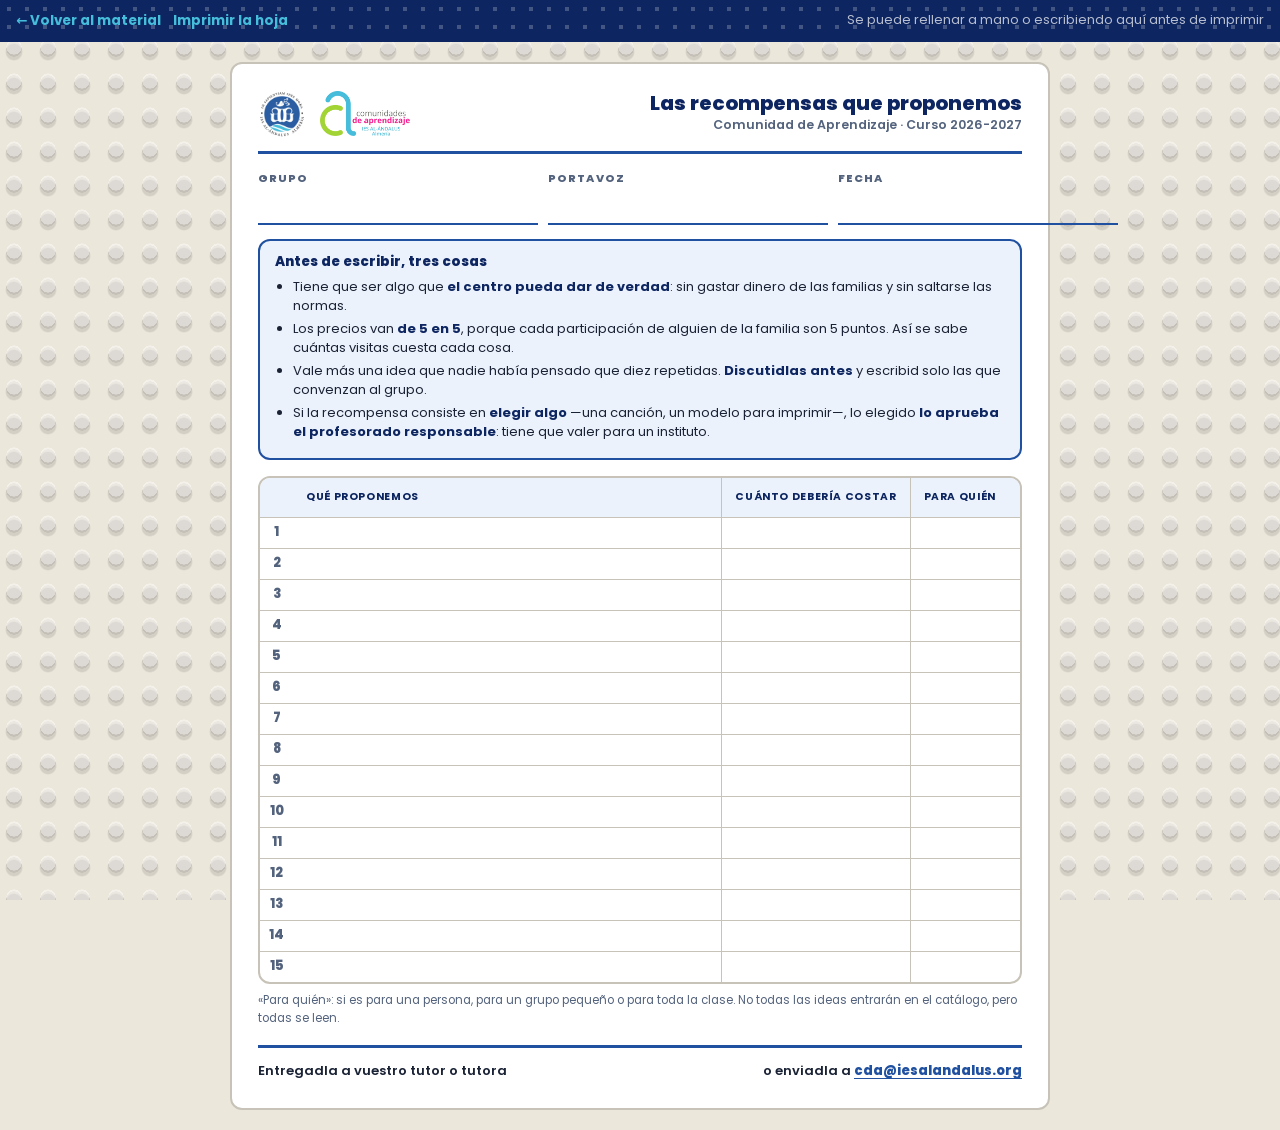
<file: profesorado/propuestas.html>
<!DOCTYPE html>
<html lang="es">
<head>
<meta charset="utf-8">
<meta name="viewport" content="width=device-width, initial-scale=1">
<meta name="robots" content="noindex, nofollow">
<title>Las recompensas que proponemos</title>
<meta name="description" content="Hoja para recoger en clase, entre todo el grupo, las recompensas que el alumnado propone para el catálogo.">
<meta name="theme-color" content="#0D2560">

<!--
    UNA hoja por clase, no una por estudiante.

    Es a propósito: treinta formularios con una idea cada uno se pierden por
    el camino y hay que descifrar treinta letras distintas. Una hoja rellenada
    en la pizarra entre todos, con quince ideas ya discutidas y un portavoz
    que la pasa a limpio, llega entera y llega mejor.

    Se puede rellenar a mano (imprimir) o a máquina antes de imprimir: los
    campos son editables en pantalla.
-->

<link rel="icon" href="../assets/favicon.svg" type="image/svg+xml">
<link rel="preconnect" href="https://fonts.googleapis.com">
<link rel="preconnect" href="https://fonts.gstatic.com" crossorigin>
<link rel="stylesheet" href="https://fonts.googleapis.com/css2?family=Poppins:wght@400;600;700;800&display=swap">
<link rel="stylesheet" href="estilo.css?v=202609301230">
<style>
  .acciones{
    position:sticky;top:0;z-index:5;background:var(--lb-darker);color:#fff;
    display:flex;gap:12px;align-items:center;flex-wrap:wrap;padding:10px 16px;
    background-image:radial-gradient(circle,var(--stud) 2.5px,transparent 2.5px);background-size:18px 18px;
  }
  .acciones a,.acciones button{color:var(--cyan);font:inherit;font-size:13.5px;font-weight:700;
    text-decoration:none;background:0;border:0;cursor:pointer;padding:0}
  .acciones span{font-size:13px;color:rgba(255,255,255,.7);margin-left:auto}

  .hoja{max-width:820px;margin:20px auto;background:var(--white);border:2px solid var(--border);
    border-radius:var(--rr);padding:26px}

  .cabecera{display:flex;align-items:center;gap:14px;border-bottom:3px solid var(--lb);padding-bottom:13px;margin-bottom:16px}
  .cabecera img.ies{width:48px}
  .cabecera img.cda{width:90px}
  .cabecera div{margin-left:auto;text-align:right}
  .cabecera h1{font-size:20px;color:var(--lb-darker);line-height:1.15}
  .cabecera p{font-size:12.5px;color:var(--muted);font-weight:600}

  .datos{display:grid;gap:10px;grid-template-columns:1fr;margin-bottom:14px}
  @media (min-width:600px){ .datos{grid-template-columns:1.2fr 1fr 1fr} }
  .campo{display:flex;flex-direction:column;gap:3px}
  .campo label{font-size:11px;font-weight:800;letter-spacing:.1em;text-transform:uppercase;color:var(--muted)}
  .campo input{
    font:inherit;font-size:14px;font-weight:700;color:var(--text);
    border:0;border-bottom:2px solid var(--lb);background:transparent;padding:5px 2px;
  }
  .campo input:focus{outline:0;border-bottom-color:var(--orange)}

  .reglas{background:var(--lb-light);border:2px solid var(--lb);border-radius:var(--rr);padding:13px 15px;margin-bottom:16px}
  .reglas h2{font-size:13.5px;color:var(--lb-darker);margin-bottom:7px}
  .reglas ul{margin:0;padding-left:18px;font-size:13px;line-height:1.5}
  .reglas li{margin-bottom:3px}
  .reglas li b{color:var(--lb-darker)}

  table.propuestas{min-width:0;font-size:13px}
  table.propuestas thead th{font-size:10.5px}
  table.propuestas td{height:30px;padding:4px 9px}
  table.propuestas td.n{width:30px;text-align:center;font-weight:800;color:var(--muted);font-variant-numeric:tabular-nums}
  /* Rayas verticales: sin ellas, al escribir a mano no se ve dónde empieza
     cada columna y las tres respuestas acaban corridas. */
  table.propuestas td.precio{width:92px;border-left:1px solid var(--border)}
  table.propuestas td.quien{width:110px;border-left:1px solid var(--border)}
  table.propuestas thead th:nth-child(3),
  table.propuestas thead th:nth-child(4){border-left:1px solid var(--border)}
  table.propuestas .escribe{
    display:block;width:100%;min-height:22px;font:inherit;font-size:13px;color:var(--text);
    border:0;background:transparent;outline:0;
  }
  table.propuestas .escribe:focus{background:var(--orange-l);border-radius:4px}

  .pieh{margin-top:18px;padding-top:13px;border-top:3px solid var(--lb);
    display:flex;flex-wrap:wrap;gap:10px;align-items:center;justify-content:space-between;font-size:13px;font-weight:600}
  .pieh a{font-weight:800}
  .nota{font-size:11.5px;color:var(--muted);margin-top:7px}

  @media print{
    @page{size:A4 portrait;margin:11mm}
    .acciones{display:none}
    .hoja{margin:0;border:0;border-radius:0;padding:0;max-width:none}
    body{font-size:9.6pt}
    .cabecera h1{font-size:15pt}
    .reglas{background:#fff !important;border-width:1pt;padding:7pt 9pt}
    .reglas ul{font-size:8.6pt;line-height:1.35}
    /* 21pt por fila: con cuatro reglas arriba, a 26pt la hoja se iba a una
       segunda página, y una hoja de clase que ocupa dos se fotocopia mal. */
    table.propuestas td{height:21pt}
    .campo input{border-bottom-color:#555}
  }
</style>
</head>
<body>

<div class="acciones no-imprimir">
  <a href="./">← Volver al material</a>
  <button type="button" id="imprimir">Imprimir la hoja</button>
  <span>Se puede rellenar a mano o escribiendo aquí antes de imprimir</span>
</div>

<div class="hoja">

  <header class="cabecera">
    <img class="ies" src="../assets/logo-ies.png" width="520" height="520" alt="IES Al-Ándalus">
    <img class="cda" src="../assets/logo-cda.png" width="700" height="346" alt="Comunidades de Aprendizaje">
    <div>
      <h1>Las recompensas que proponemos</h1>
      <p>Comunidad de Aprendizaje · Curso 2026-2027</p>
    </div>
  </header>

  <div class="datos">
    <div class="campo"><label for="grupo">Grupo</label><input id="grupo" type="text" autocomplete="off"></div>
    <div class="campo"><label for="portavoz">Portavoz</label><input id="portavoz" type="text" autocomplete="off"></div>
    <div class="campo"><label for="fecha">Fecha</label><input id="fecha" type="text" autocomplete="off"></div>
  </div>

  <div class="reglas">
    <h2>Antes de escribir, tres cosas</h2>
    <ul>
      <li>Tiene que ser algo que <b>el centro pueda dar de verdad</b>: sin gastar dinero de las familias y sin saltarse las normas.</li>
      <li>Los precios van <b>de 5 en 5</b>, porque cada participación de alguien de la familia son 5 puntos. Así se sabe cuántas visitas cuesta cada cosa.</li>
      <li>Vale más una idea que nadie había pensado que diez repetidas. <b>Discutidlas antes</b> y escribid solo las que convenzan al grupo.</li>
      <li>Si la recompensa consiste en <b>elegir algo</b> —una canción, un modelo para imprimir—, lo elegido <b>lo aprueba el profesorado responsable</b>: tiene que valer para un instituto.</li>
    </ul>
  </div>

  <div class="tabla-caja">
    <table class="propuestas">
      <thead>
        <tr>
          <th scope="col"></th>
          <th scope="col">Qué proponemos</th>
          <th scope="col">Cuánto debería costar</th>
          <th scope="col">Para quién</th>
        </tr>
      </thead>
      <tbody id="filas"></tbody>
    </table>
  </div>

  <p class="nota">
    «Para quién»: si es para una persona, para un grupo pequeño o para toda la clase.
    No todas las ideas entrarán en el catálogo, pero todas se leen.
  </p>

  <div class="pieh">
    <span>Entregadla a vuestro tutor o tutora</span>
    <span>o enviadla a <a href="mailto:cda@iesalandalus.org">cda@iesalandalus.org</a></span>
  </div>

</div>

<script>
/* Quince filas: caben en una cara y son bastantes para una clase entera.
   Se generan aquí para no tener quince bloques iguales en el documento. */
const cuerpo = document.getElementById('filas');

for (let i = 1; i <= 15; i++) {
  const fila = document.createElement('tr');
  fila.innerHTML =
    '<td class="n">' + i + '</td>' +
    '<td><span class="escribe" contenteditable="true" role="textbox" aria-label="Propuesta ' + i + '"></span></td>' +
    '<td class="precio"><span class="escribe" contenteditable="true" role="textbox" aria-label="Precio de la propuesta ' + i + '"></span></td>' +
    '<td class="quien"><span class="escribe" contenteditable="true" role="textbox" aria-label="Para quién, propuesta ' + i + '"></span></td>';
  cuerpo.appendChild(fila);
}

document.getElementById('imprimir').addEventListener('click', () => window.print());
</script>
</body>
</html>
</file>
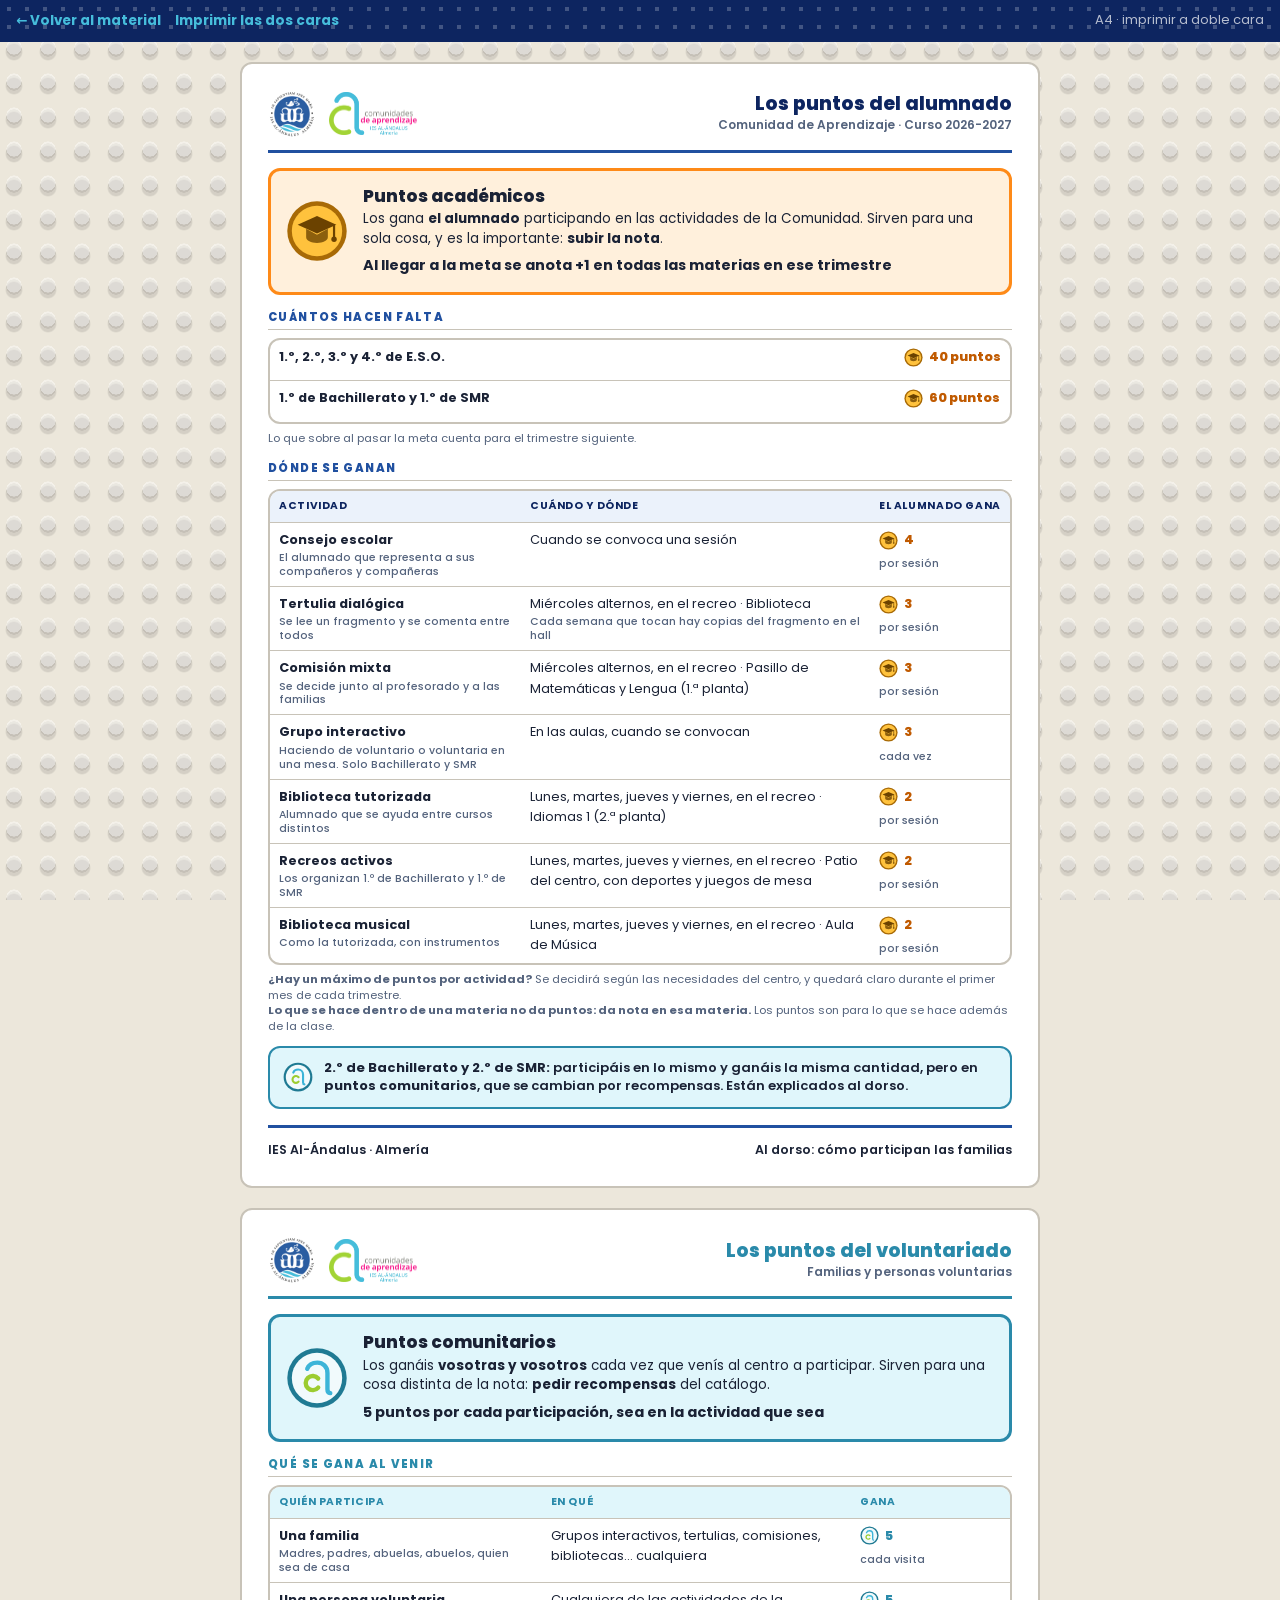
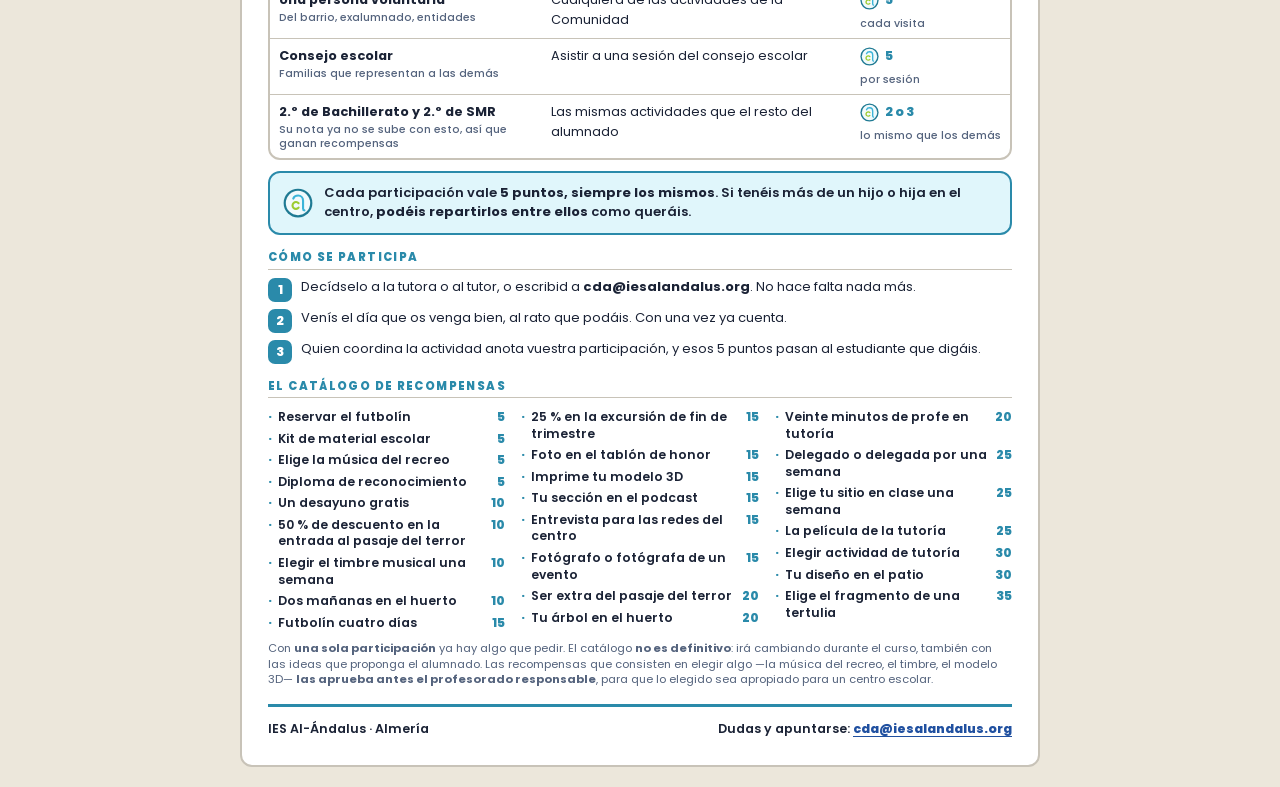
<file: profesorado/resumen.html>
<!DOCTYPE html>
<html lang="es">
<head>
<meta charset="utf-8">
<meta name="viewport" content="width=device-width, initial-scale=1">
<meta name="robots" content="noindex, nofollow">
<title>Los puntos de la Comunidad</title>
<meta name="description" content="Hoja resumen de dos caras: por delante los puntos académicos del alumnado, por detrás los comunitarios del voluntariado y las recompensas.">
<meta name="theme-color" content="#0D2560">

<!--
    La hoja que se lleva a casa. DOS caras, y cada una con un dueño:

      · Delante — el alumnado. Puntos académicos: los que suben la nota.
      · Detrás  — el voluntariado y las familias. Puntos comunitarios: los
                  que se cambian por recompensas. Y el catálogo.

    Separarlas es lo que evita la confusión de siempre («¿mi familia me sube
    la nota?»). Cada cantidad lleva al lado la moneda que le corresponde,
    porque la MISMA actividad da académicos a un estudiante y comunitarios a
    un familiar: es el quién, y no la actividad, lo que decide la moneda.

    Las monedas son el SVG del componente <x-moneda> de la aplicación, y se
    distinguen por dibujo además de por color: hay daltonismos que juntan el
    ámbar y el verde.

    Nada de «premio», «regalar» ni «cobrar»: los puntos se ganan participando.
-->

<link rel="icon" href="../assets/favicon.svg" type="image/svg+xml">
<link rel="preconnect" href="https://fonts.googleapis.com">
<link rel="preconnect" href="https://fonts.gstatic.com" crossorigin>
<link rel="stylesheet" href="https://fonts.googleapis.com/css2?family=Poppins:wght@400;600;700;800&display=swap">
<link rel="stylesheet" href="estilo.css?v=202609301230">
<style>
  .acciones{
    position:sticky;top:0;z-index:5;background:var(--lb-darker);color:#fff;
    display:flex;gap:14px;align-items:center;flex-wrap:wrap;padding:10px 16px;
    background-image:radial-gradient(circle,var(--stud) 2.5px,transparent 2.5px);background-size:18px 18px;
  }
  .acciones a,.acciones button{color:var(--cyan);font:inherit;font-size:13.5px;font-weight:700;
    text-decoration:none;background:0;border:0;cursor:pointer;padding:0}
  .acciones span{font-size:13px;color:rgba(255,255,255,.7);margin-left:auto}

  .cara{
    max-width:800px;margin:20px auto;background:var(--white);
    border:2px solid var(--border);border-radius:var(--rr);padding:26px;
  }

  .cabecera{display:flex;align-items:center;gap:13px;border-bottom:3px solid var(--lb);padding-bottom:12px;margin-bottom:15px}
  .cabecera img.ies{width:48px}
  .cabecera img.cda{width:88px}
  .cabecera div{margin-left:auto;text-align:right}
  .cabecera h1{font-size:19px;color:var(--lb-darker);line-height:1.15}
  .cabecera p{font-size:12px;color:var(--muted);font-weight:600}
  .cara--detras .cabecera{border-bottom-color:var(--cyan-d)}
  .cara--detras .cabecera h1{color:var(--cyan-d)}

  /* La ficha que abre cada cara: la moneda, para qué sirve y cuánto hace falta. */
  .abre{display:grid;grid-template-columns:auto 1fr;gap:15px;align-items:center;
    border:3px solid;border-radius:var(--rr);padding:15px;margin-bottom:15px}
  .abre--acad{border-color:var(--orange);background:var(--orange-l)}
  .abre--com{border-color:var(--cyan-d);background:var(--cyan-l)}
  .abre svg.grande{width:62px;height:62px}
  .abre h2{font-size:17px;margin-bottom:3px}
  .abre p{font-size:13.5px;line-height:1.45}
  .abre b.para{display:block;font-size:14.5px;margin-top:6px}

  h3.apartado{
    font-size:11.5px;font-weight:800;letter-spacing:.12em;text-transform:uppercase;
    color:var(--lb);margin:16px 0 8px;padding-bottom:4px;border-bottom:1.5px solid var(--border);
  }
  .cara--detras h3.apartado{color:var(--cyan-d)}

  svg.mini{width:19px;height:19px;vertical-align:-4px;flex:0 0 auto}

  table.puntos{min-width:0;font-size:12.8px}
  table.puntos th,table.puntos td{padding:7px 9px}
  table.puntos thead th{font-size:10.5px}
  .cara--detras table.puntos thead th{background:var(--cyan-l);color:var(--cyan-d)}
  table.puntos td.gana{width:104px;white-space:nowrap}
  .valor{display:inline-flex;align-items:center;gap:6px;font-weight:800;font-variant-numeric:tabular-nums}
  .valor--acad{color:var(--orange-d)}
  .valor--com{color:var(--cyan-d)}
  table.puntos small{display:block;color:var(--muted);font-weight:500;line-height:1.3;margin-top:1px}

  .franja{
    display:grid;grid-template-columns:auto 1fr;gap:11px;align-items:center;
    border:2px solid var(--cyan-d);background:var(--cyan-l);border-radius:var(--rr);
    padding:11px 13px;margin-top:11px;font-size:13px;line-height:1.45;font-weight:600;
  }
  .franja svg{width:30px;height:30px}

  ol.comovenir{list-style:none;counter-reset:p;margin:0;padding:0;display:grid;gap:7px}
  ol.comovenir li{counter-increment:p;display:grid;grid-template-columns:24px 1fr;gap:9px;font-size:13px;line-height:1.45}
  ol.comovenir li::before{
    content:counter(p);width:24px;height:24px;border-radius:7px;background:var(--cyan-d);color:#fff;
    font-weight:800;font-size:12.5px;display:grid;place-items:center;
  }

  /* El catálogo entero en columnas: cabe en media cara. */
  .catalogo{columns:3;column-gap:16px;margin:0;padding:0;list-style:none;font-size:12.3px}
  @media (max-width:560px){ .catalogo{columns:1} }
  .catalogo li{break-inside:avoid;display:flex;gap:6px;padding:2.5px 0;line-height:1.35;font-weight:600}
  .catalogo li b{margin-left:auto;color:var(--cyan-d);font-weight:800;font-variant-numeric:tabular-nums}
  .catalogo li::before{content:"·";color:var(--cyan-d);font-weight:800}

  .pieh{
    margin-top:16px;padding-top:12px;border-top:3px solid var(--lb);
    display:flex;flex-wrap:wrap;gap:10px;align-items:center;justify-content:space-between;
    font-size:12.5px;font-weight:600;
  }
  .cara--detras .pieh{border-top-color:var(--cyan-d)}
  .pieh a{font-weight:800}
  .nota{font-size:11.2px;color:var(--muted);margin-top:7px;line-height:1.4}

  @media print{
    @page{size:A4 portrait;margin:10mm}
    .acciones{display:none}
    .cara{margin:0;border:0;border-radius:0;padding:0;max-width:none}
    .cara--delante{break-after:page}
    body{font-size:9.4pt}
    .cabecera h1{font-size:14.5pt}
    .abre svg.grande{width:46px;height:46px}
    .catalogo{font-size:8.4pt}
    table.puntos{font-size:8.7pt}
  }
</style>
</head>
<body>

<!-- Las dos monedas, una sola vez: el resto de la hoja las reutiliza. -->
<svg width="0" height="0" style="position:absolute" aria-hidden="true" focusable="false">
  <symbol id="m-acad" viewBox="0 0 48 48">
    <circle cx="24" cy="24" r="23" fill="#A86A06"/>
    <circle cx="24" cy="24" r="19.5" fill="#FFC23D"/>
    <path d="M24 12.4 39 19.2 24 26 9 19.2Z" fill="#6B4200"/>
    <path d="M15.6 22.2v6.6c0 2.6 3.8 4.4 8.4 4.4s8.4-1.8 8.4-4.4v-6.6L24 26.9Z" fill="#6B4200" opacity=".78"/>
    <path d="M37.2 20v8.4" stroke="#6B4200" stroke-width="1.7" stroke-linecap="round" fill="none"/>
    <circle cx="37.2" cy="30.4" r="2.1" fill="#6B4200"/>
  </symbol>
  <symbol id="m-com" viewBox="0 0 48 48">
    <circle cx="24" cy="24" r="23" fill="#1F7A93"/>
    <circle cx="24" cy="24" r="19.5" fill="#F1FAFC"/>
    <g transform="translate(13.6 11.2) scale(0.0547)" fill="none" stroke-width="62" stroke-linecap="round">
      <path d="M52 104 C 74 42 132 16 196 16 C 272 16 338 72 338 162 L 338 392 C 338 428 352 444 378 448" stroke="#3CB4D8"/>
      <path d="M207 369 A 100 100 0 1 1 207 241" stroke="#9CCC30"/>
    </g>
  </symbol>
</svg>

<div class="acciones no-imprimir">
  <a href="./">← Volver al material</a>
  <button type="button" id="imprimir">Imprimir las dos caras</button>
  <span>A4 · imprimir a doble cara</span>
</div>

<!-- ============================ CARA 1 ============================ -->
<div class="cara cara--delante">

  <header class="cabecera">
    <img class="ies" src="../assets/logo-ies.png" width="520" height="520" alt="IES Al-Ándalus">
    <img class="cda" src="../assets/logo-cda.png" width="700" height="346" alt="Comunidades de Aprendizaje">
    <div>
      <h1>Los puntos del alumnado</h1>
      <p>Comunidad de Aprendizaje · Curso 2026-2027</p>
    </div>
  </header>

  <div class="abre abre--acad">
    <svg class="grande" role="img" aria-label="Moneda de puntos académicos"><use href="#m-acad"/></svg>
    <div>
      <h2>Puntos académicos</h2>
      <p>Los gana <strong>el alumnado</strong> participando en las actividades de la Comunidad.
         Sirven para una sola cosa, y es la importante: <strong>subir la nota</strong>.</p>
      <b class="para">Al llegar a la meta se anota <strong>+1 en todas las materias</strong> en ese trimestre</b>
    </div>
  </div>

  <h3 class="apartado">Cuántos hacen falta</h3>
  <div class="tabla-caja">
    <table class="puntos">
      <tbody>
        <tr>
          <td><strong>1.º, 2.º, 3.º y 4.º de E.S.O.</strong></td>
          <td class="gana"><span class="valor valor--acad"><svg class="mini" aria-hidden="true"><use href="#m-acad"/></svg>40 puntos</span></td>
        </tr>
        <tr>
          <td><strong>1.º de Bachillerato y 1.º de SMR</strong></td>
          <td class="gana"><span class="valor valor--acad"><svg class="mini" aria-hidden="true"><use href="#m-acad"/></svg>60 puntos</span></td>
        </tr>
      </tbody>
    </table>
  </div>
  <p class="nota">Lo que sobre al pasar la meta cuenta para el trimestre siguiente.</p>

  <h3 class="apartado">Dónde se ganan</h3>
  <div class="tabla-caja">
    <table class="puntos">
      <thead>
        <tr>
          <th scope="col">Actividad</th>
          <th scope="col">Cuándo y dónde</th>
          <th scope="col">El alumnado gana</th>
        </tr>
      </thead>
      <tbody>
        <tr>
          <td><strong>Consejo escolar</strong><small>El alumnado que representa a sus compañeros y compañeras</small></td>
          <td>Cuando se convoca una sesión</td>
          <td class="gana"><span class="valor valor--acad"><svg class="mini" aria-hidden="true"><use href="#m-acad"/></svg>4</span><small>por sesión</small></td>
        </tr>
        <tr>
          <td><strong>Tertulia dialógica</strong><small>Se lee un fragmento y se comenta entre todos</small></td>
          <td>Miércoles alternos, en el recreo · Biblioteca<small>Cada semana que tocan hay copias del fragmento en el hall</small></td>
          <td class="gana"><span class="valor valor--acad"><svg class="mini" aria-hidden="true"><use href="#m-acad"/></svg>3</span><small>por sesión</small></td>
        </tr>
        <tr>
          <td><strong>Comisión mixta</strong><small>Se decide junto al profesorado y a las familias</small></td>
          <td>Miércoles alternos, en el recreo · Pasillo de Matemáticas y Lengua (1.ª planta)</td>
          <td class="gana"><span class="valor valor--acad"><svg class="mini" aria-hidden="true"><use href="#m-acad"/></svg>3</span><small>por sesión</small></td>
        </tr>
        <tr>
          <td><strong>Grupo interactivo</strong><small>Haciendo de voluntario o voluntaria en una mesa. Solo Bachillerato y SMR</small></td>
          <td>En las aulas, cuando se convocan</td>
          <td class="gana"><span class="valor valor--acad"><svg class="mini" aria-hidden="true"><use href="#m-acad"/></svg>3</span><small>cada vez</small></td>
        </tr>
        <tr>
          <td><strong>Biblioteca tutorizada</strong><small>Alumnado que se ayuda entre cursos distintos</small></td>
          <td>Lunes, martes, jueves y viernes, en el recreo · Idiomas 1 (2.ª planta)</td>
          <td class="gana"><span class="valor valor--acad"><svg class="mini" aria-hidden="true"><use href="#m-acad"/></svg>2</span><small>por sesión</small></td>
        </tr>
        <tr>
          <td><strong>Recreos activos</strong><small>Los organizan 1.º de Bachillerato y 1.º de SMR</small></td>
          <td>Lunes, martes, jueves y viernes, en el recreo · Patio del centro, con deportes y juegos de mesa</td>
          <td class="gana"><span class="valor valor--acad"><svg class="mini" aria-hidden="true"><use href="#m-acad"/></svg>2</span><small>por sesión</small></td>
        </tr>
        <tr>
          <td><strong>Biblioteca musical</strong><small>Como la tutorizada, con instrumentos</small></td>
          <td>Lunes, martes, jueves y viernes, en el recreo · Aula de Música</td>
          <td class="gana"><span class="valor valor--acad"><svg class="mini" aria-hidden="true"><use href="#m-acad"/></svg>2</span><small>por sesión</small></td>
        </tr>
      </tbody>
    </table>
  </div>
  <p class="nota">
    <strong>¿Hay un máximo de puntos por actividad?</strong> Se decidirá según las necesidades del
    centro, y quedará claro durante el primer mes de cada trimestre.<br>
    <strong>Lo que se hace dentro de una materia no da puntos: da nota en esa materia.</strong>
    Los puntos son para lo que se hace además de la clase.
  </p>

  <div class="franja">
    <svg role="img" aria-label="Moneda de puntos comunitarios"><use href="#m-com"/></svg>
    <span><strong>2.º de Bachillerato y 2.º de SMR:</strong> participáis en lo mismo y ganáis la misma
      cantidad, pero en <strong>puntos comunitarios</strong>, que se cambian por recompensas. Están explicados al dorso.</span>
  </div>

  <div class="pieh">
    <span>IES Al-Ándalus · Almería</span>
    <span>Al dorso: cómo participan las familias</span>
  </div>

</div>

<!-- ============================ CARA 2 ============================ -->
<div class="cara cara--detras">

  <header class="cabecera">
    <img class="ies" src="../assets/logo-ies.png" width="520" height="520" alt="IES Al-Ándalus">
    <img class="cda" src="../assets/logo-cda.png" width="700" height="346" alt="Comunidades de Aprendizaje">
    <div>
      <h1>Los puntos del voluntariado</h1>
      <p>Familias y personas voluntarias</p>
    </div>
  </header>

  <div class="abre abre--com">
    <svg class="grande" role="img" aria-label="Moneda de puntos comunitarios"><use href="#m-com"/></svg>
    <div>
      <h2>Puntos comunitarios</h2>
      <p>Los ganáis <strong>vosotras y vosotros</strong> cada vez que venís al centro a participar.
         Sirven para una cosa distinta de la nota: <strong>pedir recompensas</strong> del catálogo.</p>
      <b class="para">5 puntos por cada participación, sea en la actividad que sea</b>
    </div>
  </div>

  <h3 class="apartado">Qué se gana al venir</h3>
  <div class="tabla-caja">
    <table class="puntos">
      <thead>
        <tr>
          <th scope="col">Quién participa</th>
          <th scope="col">En qué</th>
          <th scope="col">Gana</th>
        </tr>
      </thead>
      <tbody>
        <tr>
          <td><strong>Una familia</strong><small>Madres, padres, abuelas, abuelos, quien sea de casa</small></td>
          <td>Grupos interactivos, tertulias, comisiones, bibliotecas… cualquiera</td>
          <td class="gana"><span class="valor valor--com"><svg class="mini" aria-hidden="true"><use href="#m-com"/></svg>5</span><small>cada visita</small></td>
        </tr>
        <tr>
          <td><strong>Una persona voluntaria</strong><small>Del barrio, exalumnado, entidades</small></td>
          <td>Cualquiera de las actividades de la Comunidad</td>
          <td class="gana"><span class="valor valor--com"><svg class="mini" aria-hidden="true"><use href="#m-com"/></svg>5</span><small>cada visita</small></td>
        </tr>
        <tr>
          <td><strong>Consejo escolar</strong><small>Familias que representan a las demás</small></td>
          <td>Asistir a una sesión del consejo escolar</td>
          <td class="gana"><span class="valor valor--com"><svg class="mini" aria-hidden="true"><use href="#m-com"/></svg>5</span><small>por sesión</small></td>
        </tr>
        <tr>
          <td><strong>2.º de Bachillerato y 2.º de SMR</strong><small>Su nota ya no se sube con esto, así que ganan recompensas</small></td>
          <td>Las mismas actividades que el resto del alumnado</td>
          <td class="gana"><span class="valor valor--com"><svg class="mini" aria-hidden="true"><use href="#m-com"/></svg>2 o 3</span><small>lo mismo que los demás</small></td>
        </tr>
      </tbody>
    </table>
  </div>

  <div class="franja">
    <svg role="img" aria-label="Moneda de puntos comunitarios"><use href="#m-com"/></svg>
    <span>Cada participación vale <strong>5 puntos, siempre los mismos</strong>. Si tenéis más de un
      hijo o hija en el centro, <strong>podéis repartirlos entre ellos</strong> como queráis.</span>
  </div>

  <h3 class="apartado">Cómo se participa</h3>
  <ol class="comovenir">
    <li><span>Decídselo a la tutora o al tutor, o escribid a <strong>cda@iesalandalus.org</strong>. No hace falta nada más.</span></li>
    <li><span>Venís el día que os venga bien, al rato que podáis. Con una vez ya cuenta.</span></li>
    <li><span>Quien coordina la actividad anota vuestra participación, y esos 5 puntos pasan al estudiante que digáis.</span></li>
  </ol>

  <h3 class="apartado">El catálogo de recompensas</h3>
  <ul class="catalogo">
    <li>Reservar el futbolín <b>5</b></li>
    <li>Kit de material escolar <b>5</b></li>
    <li>Elige la música del recreo <b>5</b></li>
    <li>Diploma de reconocimiento <b>5</b></li>
    <li>Un desayuno gratis <b>10</b></li>
    <li>50 % de descuento en la entrada al pasaje del terror <b>10</b></li>
    <li>Elegir el timbre musical una semana <b>10</b></li>
    <li>Dos mañanas en el huerto <b>10</b></li>
    <li>Futbolín cuatro días <b>15</b></li>
    <li>25 % en la excursión de fin de trimestre <b>15</b></li>
    <li>Foto en el tablón de honor <b>15</b></li>
    <li>Imprime tu modelo 3D <b>15</b></li>
    <li>Tu sección en el podcast <b>15</b></li>
    <li>Entrevista para las redes del centro <b>15</b></li>
    <li>Fotógrafo o fotógrafa de un evento <b>15</b></li>
    <li>Ser extra del pasaje del terror <b>20</b></li>
    <li>Tu árbol en el huerto <b>20</b></li>
    <li>Veinte minutos de profe en tutoría <b>20</b></li>
    <li>Delegado o delegada por una semana <b>25</b></li>
    <li>Elige tu sitio en clase una semana <b>25</b></li>
    <li>La película de la tutoría <b>25</b></li>
    <li>Elegir actividad de tutoría <b>30</b></li>
    <li>Tu diseño en el patio <b>30</b></li>
    <li>Elige el fragmento de una tertulia <b>35</b></li>
  </ul>
  <p class="nota">
    Con <strong>una sola participación</strong> ya hay algo que pedir. El catálogo <strong>no es
    definitivo</strong>: irá cambiando durante el curso, también con las ideas que proponga el alumnado.
    Las recompensas que consisten en elegir algo —la música del recreo, el timbre, el modelo 3D—
    <strong>las aprueba antes el profesorado responsable</strong>, para que lo elegido sea apropiado
    para un centro escolar.
  </p>

  <div class="pieh">
    <span>IES Al-Ándalus · Almería</span>
    <span>Dudas y apuntarse: <a href="mailto:cda@iesalandalus.org">cda@iesalandalus.org</a></span>
  </div>

</div>

<script>
document.getElementById('imprimir').addEventListener('click', () => window.print());
</script>
</body>
</html>
</file>
<file: guia-familias/estilo.css>
/* ==========================================================================
   AL-ÁNDALUS DIALÓGICO — material de aula
   Los mismos tokens que la aplicación (resources/css/app.css): placa LEGO,
   Poppins, azul/naranja/cian. Si allí cambia un color, aquí también.
   ========================================================================== */

*,*::before,*::after{box-sizing:border-box}

:root{
  /* Paleta de la aplicación, tal cual */
  --lb:#2050A0; --lb-dark:#163880; --lb-darker:#0D2560; --lb-mid:#4A78C0; --lb-light:#EBF2FB;
  --cyan:#46BDDB; --cyan-d:#2A8AAA; --cyan-l:#E0F6FB;
  --orange:#FE8A18; --orange-d:#C05A00; --orange-l:#FFF0DC;
  --green:#257A3E; --green-d:#1A5A2E; --green-l:#E6F4EA;
  --plate:#DDD8CC; --plate-dark:#C8C3B8;
  --surface:#F8F6F0; --white:#FFFFFF;
  --text:#1A2235; --muted:#54637D; --border:#C8C3B8;
  --placa:#ECE7DB;
  --stud:rgba(255,255,255,.22);
  --r:6px; --rr:12px;
  --sombra:0 2px 0 var(--plate-dark);
  --sombra-2:0 3px 0 var(--plate-dark), 0 10px 22px -14px rgba(13,37,96,.5);
  --ancho:1080px;
  color-scheme:light;
}

@media (prefers-color-scheme:dark){
  :root:not([data-theme="light"]){
    --lb:#7BB3F0; --lb-dark:#4A78C0; --lb-darker:#BBD4F5; --lb-light:#16233A;
    --cyan:#6FD3EC; --cyan-d:#46BDDB; --cyan-l:#12303A;
    --orange:#FFA94D; --orange-d:#FE8A18; --orange-l:#332008;
    --green:#5FBF7E; --green-d:#257A3E; --green-l:#12291A;
    --plate:#2A3446; --plate-dark:#1C2433;
    --surface:#161E2C; --white:#1E2736;
    --text:#E9EDF4; --muted:#9FB0C6; --border:#33405A;
    --placa:#101724;
    --stud:rgba(255,255,255,.07);
    color-scheme:dark;
  }
}
:root[data-theme="dark"]{
  --lb:#7BB3F0; --lb-dark:#4A78C0; --lb-darker:#BBD4F5; --lb-light:#16233A;
  --cyan:#6FD3EC; --cyan-d:#46BDDB; --cyan-l:#12303A;
  --orange:#FFA94D; --orange-d:#FE8A18; --orange-l:#332008;
  --green:#5FBF7E; --green-d:#257A3E; --green-l:#12291A;
  --plate:#2A3446; --plate-dark:#1C2433;
  --surface:#161E2C; --white:#1E2736;
  --text:#E9EDF4; --muted:#9FB0C6; --border:#33405A;
  --placa:#101724;
  --stud:rgba(255,255,255,.07);
  color-scheme:dark;
}

html{scroll-behavior:smooth;-webkit-text-size-adjust:100%}

body{
  margin:0;
  font-family:'Poppins','Nunito',system-ui,-apple-system,"Segoe UI",sans-serif;
  color:var(--text);
  background-color:var(--placa);
  /* La placa de construcción de la aplicación: cara del stud, pared y sombra. */
  background-image:
    radial-gradient(circle at 14px 13px, rgba(255,255,255,.42) 7.4px, transparent 7.7px),
    radial-gradient(circle at 14px 15px, rgba(0,0,0,.07) 7.5px, transparent 7.8px),
    radial-gradient(circle at 14px 18px, rgba(0,0,0,.10) 7.5px, transparent 9px);
  background-size:34px 34px;
  background-attachment:fixed;
  line-height:1.6;
}
@media (prefers-color-scheme:dark){
  :root:not([data-theme="light"]) body{
    background-image:
      radial-gradient(circle at 14px 13px, rgba(255,255,255,.07) 7.4px, transparent 7.7px),
      radial-gradient(circle at 14px 16px, rgba(0,0,0,.30) 7.5px, transparent 8px);
  }
}
:root[data-theme="dark"] body{
  background-image:
    radial-gradient(circle at 14px 13px, rgba(255,255,255,.07) 7.4px, transparent 7.7px),
    radial-gradient(circle at 14px 16px, rgba(0,0,0,.30) 7.5px, transparent 8px);
}

h1,h2,h3,h4{margin:0;line-height:1.2;text-wrap:balance;font-weight:800}
p{margin:0}
img{max-width:100%;height:auto}
a{color:var(--lb);text-underline-offset:3px}
:focus-visible{outline:3px solid var(--orange);outline-offset:2px;border-radius:var(--r)}

.contenedor{max-width:var(--ancho);margin:0 auto;padding-inline:16px}
.saltar{position:absolute;left:-9999px}
.saltar:focus{left:16px;top:16px;z-index:99;background:var(--white);padding:10px 14px;border-radius:var(--r)}

/* ── Barra ───────────────────────────────────────────────────────────── */
.barra{
  background:var(--lb-darker);color:#fff;position:sticky;top:0;z-index:20;
  background-image:radial-gradient(circle,var(--stud) 2.5px,transparent 2.5px);
  background-size:18px 18px;
  box-shadow:0 2px 0 rgba(0,0,0,.18);
}
.barra__fila{
  max-width:var(--ancho);margin:0 auto;padding:10px 16px;
  display:flex;align-items:center;gap:14px;flex-wrap:wrap;
}
.marca{display:flex;align-items:center;gap:11px;color:#fff;text-decoration:none;margin-right:auto}
.marca img{display:block}
.marca img.ies{width:34px;height:34px}
.marca img.cda{width:64px;height:auto}
.marca__raya{width:1px;height:26px;background:rgba(255,255,255,.28)}
.marca__txt{font-size:14px;font-weight:700;line-height:1.15}
.marca__txt small{display:block;font-size:11.5px;font-weight:500;color:var(--cyan)}
.barra a.volver{color:var(--cyan);font-size:13px;font-weight:700;text-decoration:none}
.barra a.volver:hover{text-decoration:underline}

.icono-btn{
  width:36px;height:36px;border-radius:var(--r);border:0;cursor:pointer;
  background:rgba(255,255,255,.12);color:#fff;display:grid;place-items:center;
}
.icono-btn:hover{background:rgba(255,255,255,.22)}

/* ── Piezas ──────────────────────────────────────────────────────────── */
.seccion{padding:40px 0}
.seccion + .seccion{padding-top:8px}

.rotulo{
  font-size:11.5px;font-weight:800;letter-spacing:.14em;text-transform:uppercase;
  color:var(--muted);margin:0 0 6px;
}
h2.titulo{font-size:clamp(22px,4.2vw,30px);color:var(--lb-darker)}
/* El texto de entrada va sobre papel, no sobre la placa.
   La placa de studs tiene relieve y sombras propias, y un gris de 15 px
   encima se lee regular: el contraste da la cifra, pero el ojo no.
   Sobre blanco y con la barra de color al lado, se lee de un vistazo. */
.entradilla{
  margin:10px 0 22px;padding:13px 16px;max-width:72ch;
  background:var(--white);color:var(--text);font-size:16px;
  border:2px solid var(--border);border-left:6px solid var(--lb);
  border-radius:var(--r);box-shadow:var(--sombra);
}

/* Lo mismo para los párrafos sueltos que acompañan a un subtítulo. */
.nota-seccion{
  margin:0 0 12px;padding:10px 14px;max-width:72ch;
  background:var(--white);color:var(--text);font-size:14.5px;line-height:1.5;
  border:1.5px solid var(--border);border-radius:var(--r);
}

.ladrillo{
  background:var(--white);border:2px solid var(--border);border-radius:var(--rr);
  box-shadow:var(--sombra);padding:20px;
}
.ladrillo--acento{border-color:var(--lb);box-shadow:0 2px 0 var(--lb-dark)}

.rejilla{display:grid;gap:14px}
@media (min-width:640px){ .rejilla--2{grid-template-columns:repeat(2,1fr)} }
@media (min-width:860px){ .rejilla--3{grid-template-columns:repeat(3,1fr)} }

/* ── Las dos monedas ─────────────────────────────────────────────────── */
.moneda{border:3px solid;border-radius:var(--rr);padding:20px;background:var(--white)}
.moneda--acad{border-color:var(--orange);background:var(--orange-l)}
.moneda--com{border-color:var(--cyan-d);background:var(--cyan-l)}
.moneda__cab{display:flex;align-items:center;gap:14px;margin-bottom:12px}
.moneda__cab svg{width:56px;height:56px;flex:0 0 auto}
.moneda__cab h3{font-size:19px}
.moneda__quien{display:block;font-size:12.5px;font-weight:700;margin-top:2px}
.moneda--acad .moneda__quien{color:var(--orange-d)}
.moneda--com .moneda__quien{color:var(--cyan-d)}
.moneda p{font-size:15.5px}
.moneda__clave{
  display:block;margin-top:12px;padding:11px 13px;border-radius:var(--r);
  font-size:15px;font-weight:700;line-height:1.45;
}
.moneda--acad .moneda__clave{background:#FFE4BF;color:#6B3200}
.moneda--com .moneda__clave{background:#CDEEF7;color:#0B4757}
@media (prefers-color-scheme:dark){
  :root:not([data-theme="light"]) .moneda--acad .moneda__clave{background:#4A2E08;color:#FFD8A8}
  :root:not([data-theme="light"]) .moneda--com .moneda__clave{background:#123B47;color:#B6E8F5}
}
:root[data-theme="dark"] .moneda--acad .moneda__clave{background:#4A2E08;color:#FFD8A8}
:root[data-theme="dark"] .moneda--com .moneda__clave{background:#123B47;color:#B6E8F5}

/* ── Tabla del baremo ────────────────────────────────────────────────── */
.tabla-caja{overflow-x:auto;border:2px solid var(--border);border-radius:var(--rr);background:var(--white)}
table{border-collapse:collapse;width:100%;min-width:520px;font-size:15px}
th,td{padding:11px 13px;text-align:left;border-bottom:1px solid var(--border);vertical-align:top}
thead th{background:var(--lb-light);color:var(--lb-darker);font-size:12.5px;
  text-transform:uppercase;letter-spacing:.06em;white-space:nowrap}
tbody tr:last-child td{border-bottom:0}
td.num{font-variant-numeric:tabular-nums;font-weight:800;white-space:nowrap}
/* Cada cantidad lleva su moneda al lado. La MISMA actividad da académicos a
   un estudiante y comunitarios a un familiar, así que el número solo no dice
   de qué está hablando: hace falta el dibujo. */
svg.mini{width:19px;height:19px;vertical-align:-4px;flex:0 0 auto}
.valor{display:inline-flex;align-items:center;gap:6px;font-weight:800;font-variant-numeric:tabular-nums;white-space:nowrap}
.valor--acad{color:var(--orange-d)}
.valor--com{color:var(--cyan-d)}

.pts{display:inline-block;padding:2px 9px;border-radius:999px;font-size:13.5px;font-weight:800}
.pts--acad{background:var(--orange-l);color:var(--orange-d);border:1.5px solid var(--orange)}
.pts--com{background:var(--cyan-l);color:var(--cyan-d);border:1.5px solid var(--cyan-d)}
.pts--no{background:transparent;color:var(--muted);border:1.5px dashed var(--border)}

/* ── Recompensas ─────────────────────────────────────────────────────── */
.precios{display:flex;flex-wrap:wrap;gap:8px;margin:0 0 18px;padding:0;list-style:none}
.precios button{
  border:2px solid var(--border);background:var(--white);color:var(--text);
  border-radius:999px;padding:6px 14px;font:inherit;font-size:14px;font-weight:700;cursor:pointer;
}
.precios button[aria-pressed="true"]{background:var(--lb);border-color:var(--lb-dark);color:#fff}

.recompensas{display:grid;gap:12px;grid-template-columns:repeat(auto-fill,minmax(230px,1fr));padding:0;margin:0;list-style:none}
.recompensa{
  background:var(--white);border:2px solid var(--border);border-radius:var(--rr);
  padding:14px;display:flex;flex-direction:column;gap:8px;box-shadow:var(--sombra);
}
.recompensa__cab{display:flex;align-items:center;gap:10px}
.recompensa__punto{width:34px;height:34px;border-radius:9px;flex:0 0 auto;display:grid;place-items:center}
.recompensa__punto svg{width:19px;height:19px;color:#fff}
.recompensa h3{font-size:15.5px;line-height:1.3}
.recompensa p{font-size:13.5px;color:var(--muted);line-height:1.45}
.recompensa__pie{margin-top:auto;display:flex;align-items:baseline;gap:7px;flex-wrap:wrap}
.recompensa__coste{font-size:19px;font-weight:800;color:var(--cyan-d);font-variant-numeric:tabular-nums}
.recompensa__veces{font-size:12.5px;color:var(--muted);font-weight:600}

/* ── Avisos ──────────────────────────────────────────────────────────── */
.aviso{
  border-left:6px solid var(--orange);background:var(--orange-l);color:#6B3200;
  padding:14px 16px;border-radius:0 var(--rr) var(--rr) 0;font-size:15px;font-weight:600;
}
.aviso--verde{border-left-color:var(--green);background:var(--green-l);color:var(--green-d)}
.aviso--azul{border-left-color:var(--lb);background:var(--lb-light);color:var(--lb-darker)}
@media (prefers-color-scheme:dark){
  :root:not([data-theme="light"]) .aviso{color:#FFD8A8}
  :root:not([data-theme="light"]) .aviso--verde{color:#9FE3B4}
  :root:not([data-theme="light"]) .aviso--azul{color:#BBD4F5}
}
:root[data-theme="dark"] .aviso{color:#FFD8A8}
:root[data-theme="dark"] .aviso--verde{color:#9FE3B4}
:root[data-theme="dark"] .aviso--azul{color:#BBD4F5}

/* ── Botones ─────────────────────────────────────────────────────────── */
.btn{
  display:inline-flex;align-items:center;gap:8px;text-decoration:none;cursor:pointer;
  font:inherit;font-weight:700;font-size:15px;padding:11px 18px;border-radius:var(--r);
  border:2px solid var(--lb-dark);background:var(--lb);color:#fff;box-shadow:0 3px 0 var(--lb-dark);
}
.btn:active{transform:translateY(2px);box-shadow:0 1px 0 var(--lb-dark)}
.btn--naranja{background:var(--orange);border-color:var(--orange-d);box-shadow:0 3px 0 var(--orange-d);color:#3A1C00}
.btn--naranja:active{box-shadow:0 1px 0 var(--orange-d)}
.btn--suave{background:var(--white);color:var(--lb);border-color:var(--border);box-shadow:var(--sombra)}

/* ── Material descargable ────────────────────────────────────────────── */
.material{display:flex;gap:14px;align-items:flex-start;background:var(--white);
  border:2px solid var(--border);border-radius:var(--rr);padding:14px;box-shadow:var(--sombra)}
.material img{width:78px;flex:0 0 auto;border:1px solid var(--border);border-radius:var(--r)}
.material h3{font-size:15.5px;margin-bottom:4px}
.material p{font-size:13.5px;color:var(--muted);line-height:1.45;margin-bottom:9px}
.material .btn{padding:7px 13px;font-size:13.5px}

/* ── Pasos del guion docente ─────────────────────────────────────────── */
.pasos{counter-reset:paso;list-style:none;margin:0;padding:0;display:grid;gap:12px}
.pasos li{
  counter-increment:paso;display:grid;grid-template-columns:38px 1fr;gap:13px;align-items:start;
  background:var(--white);border:2px solid var(--border);border-radius:var(--rr);padding:14px;
}
.pasos li::before{
  content:counter(paso);width:38px;height:38px;border-radius:10px;background:var(--orange);
  color:#3A1C00;font-weight:800;font-size:17px;display:grid;place-items:center;
  box-shadow:0 3px 0 var(--orange-d);
}
.pasos h3{font-size:16px;margin-bottom:3px}
.pasos p{font-size:14.5px;color:var(--muted)}
.pasos .minuto{font-size:12px;font-weight:800;color:var(--lb);text-transform:uppercase;letter-spacing:.08em}

/* ── Pie ─────────────────────────────────────────────────────────────── */
.pie{background:var(--lb-darker);color:rgba(255,255,255,.82);margin-top:44px;
  background-image:radial-gradient(circle,var(--stud) 2.5px,transparent 2.5px);background-size:18px 18px}
.pie__fila{display:flex;flex-wrap:wrap;gap:14px;align-items:center;justify-content:space-between;
  padding:22px 16px;font-size:13.5px}
.pie a{color:var(--cyan)}
.pie__logos{display:flex;align-items:center;gap:11px}
.pie__logos img.ies{width:38px}
.pie__logos img.cda{width:74px}

/* ── Impresión ───────────────────────────────────────────────────────── */
@media print{
  :root{--placa:#fff;--white:#fff;--surface:#fff;--text:#000;--muted:#333;--border:#999}
  body{background:#fff !important;background-image:none !important;font-size:10.5pt}
  .barra,.pie,.no-imprimir{display:none !important}
  .ladrillo,.recompensa,.material,.pasos li{box-shadow:none !important;break-inside:avoid}
  .seccion{padding:0 0 10pt}
  a[href^="http"]::after{content:" (" attr(href) ")";font-size:8pt;color:#555;word-break:break-all}
  a.btn::after{content:""}
}

/* ==========================================================================
   Guía de familias: los pasos, en grande.
   Esta página la abre gente que no ha visto nunca la aplicación y que la lee
   en el móvil, así que el número de cada paso tiene que verse desde lejos y
   el recorrido tiene que sentirse como un camino, no como una lista.
   ========================================================================== */

.camino{counter-reset:paso;display:grid;gap:18px;margin:0;padding:0;list-style:none}

.hito{
  counter-increment:paso;position:relative;background:var(--white);
  border:3px solid var(--border);border-radius:calc(var(--rr) + 4px);
  padding:22px 20px 20px;box-shadow:var(--sombra-2);
}
.hito::before{
  content:counter(paso);position:absolute;top:-19px;left:18px;
  width:44px;height:44px;border-radius:12px;background:var(--lb);color:#fff;
  font-size:21px;font-weight:800;display:grid;place-items:center;
  box-shadow:0 4px 0 var(--lb-dark);
}
.hito--naranja{border-color:var(--orange)}
.hito--naranja::before{background:var(--orange);color:#3A1C00;box-shadow:0 4px 0 var(--orange-d)}
.hito--cian{border-color:var(--cyan-d)}
.hito--cian::before{background:var(--cyan-d);box-shadow:0 4px 0 #15596B}

.hito h2{font-size:clamp(19px,3.4vw,25px);color:var(--lb-darker);margin:12px 0 8px}
.hito--naranja h2{color:var(--orange-d)}
.hito--cian h2{color:var(--cyan-d)}
.hito p{font-size:16px;line-height:1.55;margin-bottom:10px}
.hito p:last-child{margin-bottom:0}
.hito strong{color:var(--text)}

/* La cifra grande de «5 puntos». */
.golpe{
  display:flex;align-items:center;gap:16px;flex-wrap:wrap;
  background:var(--cyan-l);border:3px solid var(--cyan-d);border-radius:var(--rr);
  padding:16px 18px;margin:12px 0;
}
.golpe svg{width:60px;height:60px;flex:0 0 auto}
.golpe b{font-size:clamp(34px,6vw,50px);line-height:1;color:var(--cyan-d);font-variant-numeric:tabular-nums}
.golpe span{font-size:16px;font-weight:700;line-height:1.35;flex:1 1 180px}

/* Qué se puede hacer: una tarjeta por actividad. */
.actividades{display:grid;gap:12px;grid-template-columns:1fr;margin:0;padding:0;list-style:none}
@media (min-width:660px){ .actividades{grid-template-columns:1fr 1fr} }
.actividad{
  background:var(--surface);border:2px solid var(--border);border-radius:var(--rr);padding:14px 15px;
}
.actividad h3{font-size:16.5px;margin-bottom:3px;color:var(--lb-darker)}
.actividad p{font-size:14px;color:var(--muted);line-height:1.45;margin:0}
.actividad .cuando{
  display:inline-block;margin-top:8px;font-size:13px;font-weight:700;
  background:var(--lb-light);color:var(--lb-darker);border-radius:999px;padding:4px 11px;
}

/* El catálogo, en columnas y sin ruido. */
.premios{columns:2;column-gap:18px;margin:10px 0 0;padding:0;list-style:none}
@media (min-width:760px){ .premios{columns:3} }
@media (max-width:460px){ .premios{columns:1} }
.premios li{break-inside:avoid;display:flex;gap:7px;padding:3px 0;font-size:14.5px;line-height:1.35;font-weight:600}
.premios li b{margin-left:auto;color:var(--cyan-d);font-weight:800;font-variant-numeric:tabular-nums}
.premios li::before{content:"·";color:var(--cyan-d);font-weight:800}

/* Los datos que hay que dar al apuntarse. Lista marcada, no párrafo: se
   repasa con el dedo mientras se escribe el correo. */
ul.datos{list-style:none;margin:10px 0;padding:0;display:grid;gap:7px}
ul.datos li{
  display:flex;gap:10px;align-items:flex-start;background:var(--lb-light);
  border:1.5px solid var(--lb-mid);border-radius:var(--r);padding:9px 12px;
  font-size:15px;line-height:1.4;
}
ul.datos li::before{content:"▸";color:var(--lb);font-weight:800;flex:0 0 auto}
ul.datos li b{font-weight:800;color:var(--lb-darker)}
@media (prefers-color-scheme:dark){
  :root:not([data-theme="light"]) ul.datos li b{color:var(--lb)}
}
:root[data-theme="dark"] ul.datos li b{color:var(--lb)}

/* ==========================================================================
   La meta del punto extra, lo primero y en grande.
   Es el dato que decide si alguien participa o no, así que no puede estar
   a mitad de página ni en cuerpo 15: va arriba y se ve desde lejos.
   ========================================================================== */

.meta-grande{
  border:4px solid var(--orange);background:var(--orange-l);
  border-radius:calc(var(--rr) + 6px);padding:clamp(18px,3vw,26px);
  box-shadow:0 4px 0 var(--orange-d), 0 20px 40px -26px rgba(192,90,0,.55);
  margin-bottom:22px;
}
.meta-grande__cab{display:flex;align-items:center;gap:14px;flex-wrap:wrap;margin-bottom:16px}
.meta-grande__cab svg{width:clamp(46px,7vw,62px);height:clamp(46px,7vw,62px);flex:0 0 auto}
.meta-grande__cab h2{font-size:clamp(19px,3.6vw,28px);color:var(--orange-d);line-height:1.15;flex:1 1 220px}
.meta-grande__cab h2 span{display:block;font-size:clamp(13px,2vw,16px);color:var(--text);font-weight:700;margin-top:4px}

.meta-grande__cifras{display:grid;gap:12px;grid-template-columns:1fr}
@media (min-width:560px){ .meta-grande__cifras{grid-template-columns:1fr 1fr} }
.meta-grande__cifra{
  background:var(--white);border:3px solid var(--orange);border-radius:var(--rr);
  padding:clamp(12px,2vw,18px);text-align:center;
}
.meta-grande__cifra b{
  display:block;font-size:clamp(44px,9vw,68px);font-weight:800;line-height:1;
  color:var(--orange-d);font-variant-numeric:tabular-nums;
}
.meta-grande__cifra span{display:block;font-size:clamp(13px,1.9vw,16px);font-weight:700;margin-top:6px;line-height:1.3}
.meta-grande__pie{
  margin-top:14px;font-size:clamp(14px,2vw,16.5px);font-weight:700;line-height:1.45;
  background:var(--white);border-radius:var(--r);padding:11px 14px;
}

/* ==========================================================================
   El menú lateral, detrás de un botón de tres barras.
   Plegado siempre, también en el ordenador: la página es larga y lo que
   hace falta es poder saltar, no tener una columna ocupando sitio.
   ========================================================================== */

.btn-menu{
  width:40px;height:40px;border-radius:var(--r);border:0;cursor:pointer;
  background:rgba(255,255,255,.14);color:#fff;display:grid;place-items:center;flex:0 0 auto;
}
.btn-menu:hover{background:rgba(255,255,255,.26)}

.velo{
  position:fixed;inset:0;z-index:40;background:rgba(9,18,34,.55);
  opacity:0;visibility:hidden;transition:opacity .18s ease,visibility .18s ease;
}
.velo[data-abierto]{opacity:1;visibility:visible}

.menu-lateral{
  position:fixed;top:0;left:0;bottom:0;z-index:41;width:min(310px,86vw);
  background:var(--lb-darker);color:#fff;overflow-y:auto;
  transform:translateX(-100%);transition:transform .22s ease;
  box-shadow:6px 0 28px -10px rgba(0,0,0,.6);
  background-image:radial-gradient(circle,var(--stud) 2.5px,transparent 2.5px);background-size:18px 18px;
  padding-bottom:24px;
}
.menu-lateral[data-abierto]{transform:translateX(0)}
@media (prefers-reduced-motion:reduce){
  .velo,.menu-lateral{transition:none}
}

.menu-lateral__cab{
  display:flex;align-items:center;gap:10px;padding:14px 16px;
  border-bottom:1px solid rgba(255,255,255,.16);position:sticky;top:0;
  background:var(--lb-darker);
}
.menu-lateral__cab strong{font-size:14px;line-height:1.2;flex:1}
.menu-lateral__cab small{display:block;font-size:11.5px;font-weight:500;color:var(--cyan)}
.menu-lateral__cerrar{
  width:34px;height:34px;border:0;border-radius:var(--r);cursor:pointer;
  background:rgba(255,255,255,.14);color:#fff;display:grid;place-items:center;flex:0 0 auto;
}
.menu-lateral__cerrar:hover{background:rgba(255,255,255,.26)}

.menu-lateral ol{list-style:none;margin:0;padding:10px 10px 0;counter-reset:mm}
.menu-lateral li{margin-bottom:2px}
.menu-lateral a{
  display:flex;gap:11px;align-items:center;padding:11px 12px;border-radius:var(--r);
  color:rgba(255,255,255,.9);text-decoration:none;font-size:14.5px;font-weight:600;line-height:1.3;
}
.menu-lateral a:hover,.menu-lateral a:focus-visible{background:rgba(255,255,255,.14);color:#fff}
.menu-lateral a[aria-current="true"]{background:var(--cyan);color:var(--lb-darker);font-weight:800}
.menu-lateral a .n{
  flex:0 0 auto;width:24px;height:24px;border-radius:7px;background:rgba(255,255,255,.16);
  display:grid;place-items:center;font-size:12.5px;font-weight:800;
}
.menu-lateral a[aria-current="true"] .n{background:rgba(13,37,96,.22);color:var(--lb-darker)}
.menu-lateral__grupo{
  font-size:10.5px;font-weight:800;letter-spacing:.14em;text-transform:uppercase;
  color:var(--cyan);padding:14px 12px 5px;
}

@media print{ .btn-menu,.velo,.menu-lateral{display:none !important} }
</file>
<file: profesorado/estilo.css>
/* ==========================================================================
   AL-ÁNDALUS DIALÓGICO — material de aula
   Los mismos tokens que la aplicación (resources/css/app.css): placa LEGO,
   Poppins, azul/naranja/cian. Si allí cambia un color, aquí también.
   ========================================================================== */

*,*::before,*::after{box-sizing:border-box}

:root{
  /* Paleta de la aplicación, tal cual */
  --lb:#2050A0; --lb-dark:#163880; --lb-darker:#0D2560; --lb-mid:#4A78C0; --lb-light:#EBF2FB;
  --cyan:#46BDDB; --cyan-d:#2A8AAA; --cyan-l:#E0F6FB;
  --orange:#FE8A18; --orange-d:#C05A00; --orange-l:#FFF0DC;
  --green:#257A3E; --green-d:#1A5A2E; --green-l:#E6F4EA;
  --plate:#DDD8CC; --plate-dark:#C8C3B8;
  --surface:#F8F6F0; --white:#FFFFFF;
  --text:#1A2235; --muted:#54637D; --border:#C8C3B8;
  --placa:#ECE7DB;
  --stud:rgba(255,255,255,.22);
  --r:6px; --rr:12px;
  --sombra:0 2px 0 var(--plate-dark);
  --sombra-2:0 3px 0 var(--plate-dark), 0 10px 22px -14px rgba(13,37,96,.5);
  --ancho:1080px;
  color-scheme:light;
}

@media (prefers-color-scheme:dark){
  :root:not([data-theme="light"]){
    --lb:#7BB3F0; --lb-dark:#4A78C0; --lb-darker:#BBD4F5; --lb-light:#16233A;
    --cyan:#6FD3EC; --cyan-d:#46BDDB; --cyan-l:#12303A;
    --orange:#FFA94D; --orange-d:#FE8A18; --orange-l:#332008;
    --green:#5FBF7E; --green-d:#257A3E; --green-l:#12291A;
    --plate:#2A3446; --plate-dark:#1C2433;
    --surface:#161E2C; --white:#1E2736;
    --text:#E9EDF4; --muted:#9FB0C6; --border:#33405A;
    --placa:#101724;
    --stud:rgba(255,255,255,.07);
    color-scheme:dark;
  }
}
:root[data-theme="dark"]{
  --lb:#7BB3F0; --lb-dark:#4A78C0; --lb-darker:#BBD4F5; --lb-light:#16233A;
  --cyan:#6FD3EC; --cyan-d:#46BDDB; --cyan-l:#12303A;
  --orange:#FFA94D; --orange-d:#FE8A18; --orange-l:#332008;
  --green:#5FBF7E; --green-d:#257A3E; --green-l:#12291A;
  --plate:#2A3446; --plate-dark:#1C2433;
  --surface:#161E2C; --white:#1E2736;
  --text:#E9EDF4; --muted:#9FB0C6; --border:#33405A;
  --placa:#101724;
  --stud:rgba(255,255,255,.07);
  color-scheme:dark;
}

html{scroll-behavior:smooth;-webkit-text-size-adjust:100%}

body{
  margin:0;
  font-family:'Poppins','Nunito',system-ui,-apple-system,"Segoe UI",sans-serif;
  color:var(--text);
  background-color:var(--placa);
  /* La placa de construcción de la aplicación: cara del stud, pared y sombra. */
  background-image:
    radial-gradient(circle at 14px 13px, rgba(255,255,255,.42) 7.4px, transparent 7.7px),
    radial-gradient(circle at 14px 15px, rgba(0,0,0,.07) 7.5px, transparent 7.8px),
    radial-gradient(circle at 14px 18px, rgba(0,0,0,.10) 7.5px, transparent 9px);
  background-size:34px 34px;
  background-attachment:fixed;
  line-height:1.6;
}
@media (prefers-color-scheme:dark){
  :root:not([data-theme="light"]) body{
    background-image:
      radial-gradient(circle at 14px 13px, rgba(255,255,255,.07) 7.4px, transparent 7.7px),
      radial-gradient(circle at 14px 16px, rgba(0,0,0,.30) 7.5px, transparent 8px);
  }
}
:root[data-theme="dark"] body{
  background-image:
    radial-gradient(circle at 14px 13px, rgba(255,255,255,.07) 7.4px, transparent 7.7px),
    radial-gradient(circle at 14px 16px, rgba(0,0,0,.30) 7.5px, transparent 8px);
}

h1,h2,h3,h4{margin:0;line-height:1.2;text-wrap:balance;font-weight:800}
p{margin:0}
img{max-width:100%;height:auto}
a{color:var(--lb);text-underline-offset:3px}
:focus-visible{outline:3px solid var(--orange);outline-offset:2px;border-radius:var(--r)}

.contenedor{max-width:var(--ancho);margin:0 auto;padding-inline:16px}
.saltar{position:absolute;left:-9999px}
.saltar:focus{left:16px;top:16px;z-index:99;background:var(--white);padding:10px 14px;border-radius:var(--r)}

/* ── Barra ───────────────────────────────────────────────────────────── */
.barra{
  background:var(--lb-darker);color:#fff;position:sticky;top:0;z-index:20;
  background-image:radial-gradient(circle,var(--stud) 2.5px,transparent 2.5px);
  background-size:18px 18px;
  box-shadow:0 2px 0 rgba(0,0,0,.18);
}
.barra__fila{
  max-width:var(--ancho);margin:0 auto;padding:10px 16px;
  display:flex;align-items:center;gap:14px;flex-wrap:wrap;
}
.marca{display:flex;align-items:center;gap:11px;color:#fff;text-decoration:none;margin-right:auto}
.marca img{display:block}
.marca img.ies{width:34px;height:34px}
.marca img.cda{width:64px;height:auto}
.marca__raya{width:1px;height:26px;background:rgba(255,255,255,.28)}
.marca__txt{font-size:14px;font-weight:700;line-height:1.15}
.marca__txt small{display:block;font-size:11.5px;font-weight:500;color:var(--cyan)}
.barra a.volver{color:var(--cyan);font-size:13px;font-weight:700;text-decoration:none}
.barra a.volver:hover{text-decoration:underline}

.icono-btn{
  width:36px;height:36px;border-radius:var(--r);border:0;cursor:pointer;
  background:rgba(255,255,255,.12);color:#fff;display:grid;place-items:center;
}
.icono-btn:hover{background:rgba(255,255,255,.22)}

/* ── Piezas ──────────────────────────────────────────────────────────── */
.seccion{padding:40px 0}
.seccion + .seccion{padding-top:8px}

.rotulo{
  font-size:11.5px;font-weight:800;letter-spacing:.14em;text-transform:uppercase;
  color:var(--muted);margin:0 0 6px;
}
h2.titulo{font-size:clamp(22px,4.2vw,30px);color:var(--lb-darker)}
/* El texto de entrada va sobre papel, no sobre la placa.
   La placa de studs tiene relieve y sombras propias, y un gris de 15 px
   encima se lee regular: el contraste da la cifra, pero el ojo no.
   Sobre blanco y con la barra de color al lado, se lee de un vistazo. */
.entradilla{
  margin:10px 0 22px;padding:13px 16px;max-width:72ch;
  background:var(--white);color:var(--text);font-size:16px;
  border:2px solid var(--border);border-left:6px solid var(--lb);
  border-radius:var(--r);box-shadow:var(--sombra);
}

/* Lo mismo para los párrafos sueltos que acompañan a un subtítulo. */
.nota-seccion{
  margin:0 0 12px;padding:10px 14px;max-width:72ch;
  background:var(--white);color:var(--text);font-size:14.5px;line-height:1.5;
  border:1.5px solid var(--border);border-radius:var(--r);
}

.ladrillo{
  background:var(--white);border:2px solid var(--border);border-radius:var(--rr);
  box-shadow:var(--sombra);padding:20px;
}
.ladrillo--acento{border-color:var(--lb);box-shadow:0 2px 0 var(--lb-dark)}

.rejilla{display:grid;gap:14px}
@media (min-width:640px){ .rejilla--2{grid-template-columns:repeat(2,1fr)} }
@media (min-width:860px){ .rejilla--3{grid-template-columns:repeat(3,1fr)} }

/* ── Las dos monedas ─────────────────────────────────────────────────── */
.moneda{border:3px solid;border-radius:var(--rr);padding:20px;background:var(--white)}
.moneda--acad{border-color:var(--orange);background:var(--orange-l)}
.moneda--com{border-color:var(--cyan-d);background:var(--cyan-l)}
.moneda__cab{display:flex;align-items:center;gap:14px;margin-bottom:12px}
.moneda__cab svg{width:56px;height:56px;flex:0 0 auto}
.moneda__cab h3{font-size:19px}
.moneda__quien{display:block;font-size:12.5px;font-weight:700;margin-top:2px}
.moneda--acad .moneda__quien{color:var(--orange-d)}
.moneda--com .moneda__quien{color:var(--cyan-d)}
.moneda p{font-size:15.5px}
.moneda__clave{
  display:block;margin-top:12px;padding:11px 13px;border-radius:var(--r);
  font-size:15px;font-weight:700;line-height:1.45;
}
.moneda--acad .moneda__clave{background:#FFE4BF;color:#6B3200}
.moneda--com .moneda__clave{background:#CDEEF7;color:#0B4757}
@media (prefers-color-scheme:dark){
  :root:not([data-theme="light"]) .moneda--acad .moneda__clave{background:#4A2E08;color:#FFD8A8}
  :root:not([data-theme="light"]) .moneda--com .moneda__clave{background:#123B47;color:#B6E8F5}
}
:root[data-theme="dark"] .moneda--acad .moneda__clave{background:#4A2E08;color:#FFD8A8}
:root[data-theme="dark"] .moneda--com .moneda__clave{background:#123B47;color:#B6E8F5}

/* ── Tabla del baremo ────────────────────────────────────────────────── */
.tabla-caja{overflow-x:auto;border:2px solid var(--border);border-radius:var(--rr);background:var(--white)}
table{border-collapse:collapse;width:100%;min-width:520px;font-size:15px}
th,td{padding:11px 13px;text-align:left;border-bottom:1px solid var(--border);vertical-align:top}
thead th{background:var(--lb-light);color:var(--lb-darker);font-size:12.5px;
  text-transform:uppercase;letter-spacing:.06em;white-space:nowrap}
tbody tr:last-child td{border-bottom:0}
td.num{font-variant-numeric:tabular-nums;font-weight:800;white-space:nowrap}
/* Cada cantidad lleva su moneda al lado. La MISMA actividad da académicos a
   un estudiante y comunitarios a un familiar, así que el número solo no dice
   de qué está hablando: hace falta el dibujo. */
svg.mini{width:19px;height:19px;vertical-align:-4px;flex:0 0 auto}
.valor{display:inline-flex;align-items:center;gap:6px;font-weight:800;font-variant-numeric:tabular-nums;white-space:nowrap}
.valor--acad{color:var(--orange-d)}
.valor--com{color:var(--cyan-d)}

.pts{display:inline-block;padding:2px 9px;border-radius:999px;font-size:13.5px;font-weight:800}
.pts--acad{background:var(--orange-l);color:var(--orange-d);border:1.5px solid var(--orange)}
.pts--com{background:var(--cyan-l);color:var(--cyan-d);border:1.5px solid var(--cyan-d)}
.pts--no{background:transparent;color:var(--muted);border:1.5px dashed var(--border)}

/* ── Recompensas ─────────────────────────────────────────────────────── */
.precios{display:flex;flex-wrap:wrap;gap:8px;margin:0 0 18px;padding:0;list-style:none}
.precios button{
  border:2px solid var(--border);background:var(--white);color:var(--text);
  border-radius:999px;padding:6px 14px;font:inherit;font-size:14px;font-weight:700;cursor:pointer;
}
.precios button[aria-pressed="true"]{background:var(--lb);border-color:var(--lb-dark);color:#fff}

.recompensas{display:grid;gap:12px;grid-template-columns:repeat(auto-fill,minmax(230px,1fr));padding:0;margin:0;list-style:none}
.recompensa{
  background:var(--white);border:2px solid var(--border);border-radius:var(--rr);
  padding:14px;display:flex;flex-direction:column;gap:8px;box-shadow:var(--sombra);
}
.recompensa__cab{display:flex;align-items:center;gap:10px}
.recompensa__punto{width:34px;height:34px;border-radius:9px;flex:0 0 auto;display:grid;place-items:center}
.recompensa__punto svg{width:19px;height:19px;color:#fff}
.recompensa h3{font-size:15.5px;line-height:1.3}
.recompensa p{font-size:13.5px;color:var(--muted);line-height:1.45}
.recompensa__pie{margin-top:auto;display:flex;align-items:baseline;gap:7px;flex-wrap:wrap}
.recompensa__coste{font-size:19px;font-weight:800;color:var(--cyan-d);font-variant-numeric:tabular-nums}
.recompensa__veces{font-size:12.5px;color:var(--muted);font-weight:600}

/* ── Avisos ──────────────────────────────────────────────────────────── */
.aviso{
  border-left:6px solid var(--orange);background:var(--orange-l);color:#6B3200;
  padding:14px 16px;border-radius:0 var(--rr) var(--rr) 0;font-size:15px;font-weight:600;
}
.aviso--verde{border-left-color:var(--green);background:var(--green-l);color:var(--green-d)}
.aviso--azul{border-left-color:var(--lb);background:var(--lb-light);color:var(--lb-darker)}
@media (prefers-color-scheme:dark){
  :root:not([data-theme="light"]) .aviso{color:#FFD8A8}
  :root:not([data-theme="light"]) .aviso--verde{color:#9FE3B4}
  :root:not([data-theme="light"]) .aviso--azul{color:#BBD4F5}
}
:root[data-theme="dark"] .aviso{color:#FFD8A8}
:root[data-theme="dark"] .aviso--verde{color:#9FE3B4}
:root[data-theme="dark"] .aviso--azul{color:#BBD4F5}

/* ── Botones ─────────────────────────────────────────────────────────── */
.btn{
  display:inline-flex;align-items:center;gap:8px;text-decoration:none;cursor:pointer;
  font:inherit;font-weight:700;font-size:15px;padding:11px 18px;border-radius:var(--r);
  border:2px solid var(--lb-dark);background:var(--lb);color:#fff;box-shadow:0 3px 0 var(--lb-dark);
}
.btn:active{transform:translateY(2px);box-shadow:0 1px 0 var(--lb-dark)}
.btn--naranja{background:var(--orange);border-color:var(--orange-d);box-shadow:0 3px 0 var(--orange-d);color:#3A1C00}
.btn--naranja:active{box-shadow:0 1px 0 var(--orange-d)}
.btn--suave{background:var(--white);color:var(--lb);border-color:var(--border);box-shadow:var(--sombra)}

/* ── Material descargable ────────────────────────────────────────────── */
.material{display:flex;gap:14px;align-items:flex-start;background:var(--white);
  border:2px solid var(--border);border-radius:var(--rr);padding:14px;box-shadow:var(--sombra)}
.material img{width:78px;flex:0 0 auto;border:1px solid var(--border);border-radius:var(--r)}
.material h3{font-size:15.5px;margin-bottom:4px}
.material p{font-size:13.5px;color:var(--muted);line-height:1.45;margin-bottom:9px}
.material .btn{padding:7px 13px;font-size:13.5px}

/* ── Pasos del guion docente ─────────────────────────────────────────── */
.pasos{counter-reset:paso;list-style:none;margin:0;padding:0;display:grid;gap:12px}
.pasos li{
  counter-increment:paso;display:grid;grid-template-columns:38px 1fr;gap:13px;align-items:start;
  background:var(--white);border:2px solid var(--border);border-radius:var(--rr);padding:14px;
}
.pasos li::before{
  content:counter(paso);width:38px;height:38px;border-radius:10px;background:var(--orange);
  color:#3A1C00;font-weight:800;font-size:17px;display:grid;place-items:center;
  box-shadow:0 3px 0 var(--orange-d);
}
.pasos h3{font-size:16px;margin-bottom:3px}
.pasos p{font-size:14.5px;color:var(--muted)}
.pasos .minuto{font-size:12px;font-weight:800;color:var(--lb);text-transform:uppercase;letter-spacing:.08em}

/* ── Pie ─────────────────────────────────────────────────────────────── */
.pie{background:var(--lb-darker);color:rgba(255,255,255,.82);margin-top:44px;
  background-image:radial-gradient(circle,var(--stud) 2.5px,transparent 2.5px);background-size:18px 18px}
.pie__fila{display:flex;flex-wrap:wrap;gap:14px;align-items:center;justify-content:space-between;
  padding:22px 16px;font-size:13.5px}
.pie a{color:var(--cyan)}
.pie__logos{display:flex;align-items:center;gap:11px}
.pie__logos img.ies{width:38px}
.pie__logos img.cda{width:74px}

/* ── Impresión ───────────────────────────────────────────────────────── */
@media print{
  :root{--placa:#fff;--white:#fff;--surface:#fff;--text:#000;--muted:#333;--border:#999}
  body{background:#fff !important;background-image:none !important;font-size:10.5pt}
  .barra,.pie,.no-imprimir{display:none !important}
  .ladrillo,.recompensa,.material,.pasos li{box-shadow:none !important;break-inside:avoid}
  .seccion{padding:0 0 10pt}
  a[href^="http"]::after{content:" (" attr(href) ")";font-size:8pt;color:#555;word-break:break-all}
  a.btn::after{content:""}
}

/* ==========================================================================
   La meta del punto extra, lo primero y en grande.
   Es el dato que decide si alguien participa o no, así que no puede estar
   a mitad de página ni en cuerpo 15: va arriba y se ve desde lejos.
   ========================================================================== */

.meta-grande{
  border:4px solid var(--orange);background:var(--orange-l);
  border-radius:calc(var(--rr) + 6px);padding:clamp(18px,3vw,26px);
  box-shadow:0 4px 0 var(--orange-d), 0 20px 40px -26px rgba(192,90,0,.55);
  margin-bottom:22px;
}
.meta-grande__cab{display:flex;align-items:center;gap:14px;flex-wrap:wrap;margin-bottom:16px}
.meta-grande__cab svg{width:clamp(46px,7vw,62px);height:clamp(46px,7vw,62px);flex:0 0 auto}
.meta-grande__cab h2{font-size:clamp(19px,3.6vw,28px);color:var(--orange-d);line-height:1.15;flex:1 1 220px}
.meta-grande__cab h2 span{display:block;font-size:clamp(13px,2vw,16px);color:var(--text);font-weight:700;margin-top:4px}

.meta-grande__cifras{display:grid;gap:12px;grid-template-columns:1fr}
@media (min-width:560px){ .meta-grande__cifras{grid-template-columns:1fr 1fr} }
.meta-grande__cifra{
  background:var(--white);border:3px solid var(--orange);border-radius:var(--rr);
  padding:clamp(12px,2vw,18px);text-align:center;
}
.meta-grande__cifra b{
  display:block;font-size:clamp(44px,9vw,68px);font-weight:800;line-height:1;
  color:var(--orange-d);font-variant-numeric:tabular-nums;
}
.meta-grande__cifra span{display:block;font-size:clamp(13px,1.9vw,16px);font-weight:700;margin-top:6px;line-height:1.3}
.meta-grande__pie{
  margin-top:14px;font-size:clamp(14px,2vw,16.5px);font-weight:700;line-height:1.45;
  background:var(--white);border-radius:var(--r);padding:11px 14px;
}

/* ==========================================================================
   El menú lateral, detrás de un botón de tres barras.
   Plegado siempre, también en el ordenador: la página es larga y lo que
   hace falta es poder saltar, no tener una columna ocupando sitio.
   ========================================================================== */

.btn-menu{
  width:40px;height:40px;border-radius:var(--r);border:0;cursor:pointer;
  background:rgba(255,255,255,.14);color:#fff;display:grid;place-items:center;flex:0 0 auto;
}
.btn-menu:hover{background:rgba(255,255,255,.26)}

.velo{
  position:fixed;inset:0;z-index:40;background:rgba(9,18,34,.55);
  opacity:0;visibility:hidden;transition:opacity .18s ease,visibility .18s ease;
}
.velo[data-abierto]{opacity:1;visibility:visible}

.menu-lateral{
  position:fixed;top:0;left:0;bottom:0;z-index:41;width:min(310px,86vw);
  background:var(--lb-darker);color:#fff;overflow-y:auto;
  transform:translateX(-100%);transition:transform .22s ease;
  box-shadow:6px 0 28px -10px rgba(0,0,0,.6);
  background-image:radial-gradient(circle,var(--stud) 2.5px,transparent 2.5px);background-size:18px 18px;
  padding-bottom:24px;
}
.menu-lateral[data-abierto]{transform:translateX(0)}
@media (prefers-reduced-motion:reduce){
  .velo,.menu-lateral{transition:none}
}

.menu-lateral__cab{
  display:flex;align-items:center;gap:10px;padding:14px 16px;
  border-bottom:1px solid rgba(255,255,255,.16);position:sticky;top:0;
  background:var(--lb-darker);
}
.menu-lateral__cab strong{font-size:14px;line-height:1.2;flex:1}
.menu-lateral__cab small{display:block;font-size:11.5px;font-weight:500;color:var(--cyan)}
.menu-lateral__cerrar{
  width:34px;height:34px;border:0;border-radius:var(--r);cursor:pointer;
  background:rgba(255,255,255,.14);color:#fff;display:grid;place-items:center;flex:0 0 auto;
}
.menu-lateral__cerrar:hover{background:rgba(255,255,255,.26)}

.menu-lateral ol{list-style:none;margin:0;padding:10px 10px 0;counter-reset:mm}
.menu-lateral li{margin-bottom:2px}
.menu-lateral a{
  display:flex;gap:11px;align-items:center;padding:11px 12px;border-radius:var(--r);
  color:rgba(255,255,255,.9);text-decoration:none;font-size:14.5px;font-weight:600;line-height:1.3;
}
.menu-lateral a:hover,.menu-lateral a:focus-visible{background:rgba(255,255,255,.14);color:#fff}
.menu-lateral a[aria-current="true"]{background:var(--cyan);color:var(--lb-darker);font-weight:800}
.menu-lateral a .n{
  flex:0 0 auto;width:24px;height:24px;border-radius:7px;background:rgba(255,255,255,.16);
  display:grid;place-items:center;font-size:12.5px;font-weight:800;
}
.menu-lateral a[aria-current="true"] .n{background:rgba(13,37,96,.22);color:var(--lb-darker)}
.menu-lateral__grupo{
  font-size:10.5px;font-weight:800;letter-spacing:.14em;text-transform:uppercase;
  color:var(--cyan);padding:14px 12px 5px;
}

@media print{ .btn-menu,.velo,.menu-lateral{display:none !important} }
</file>
